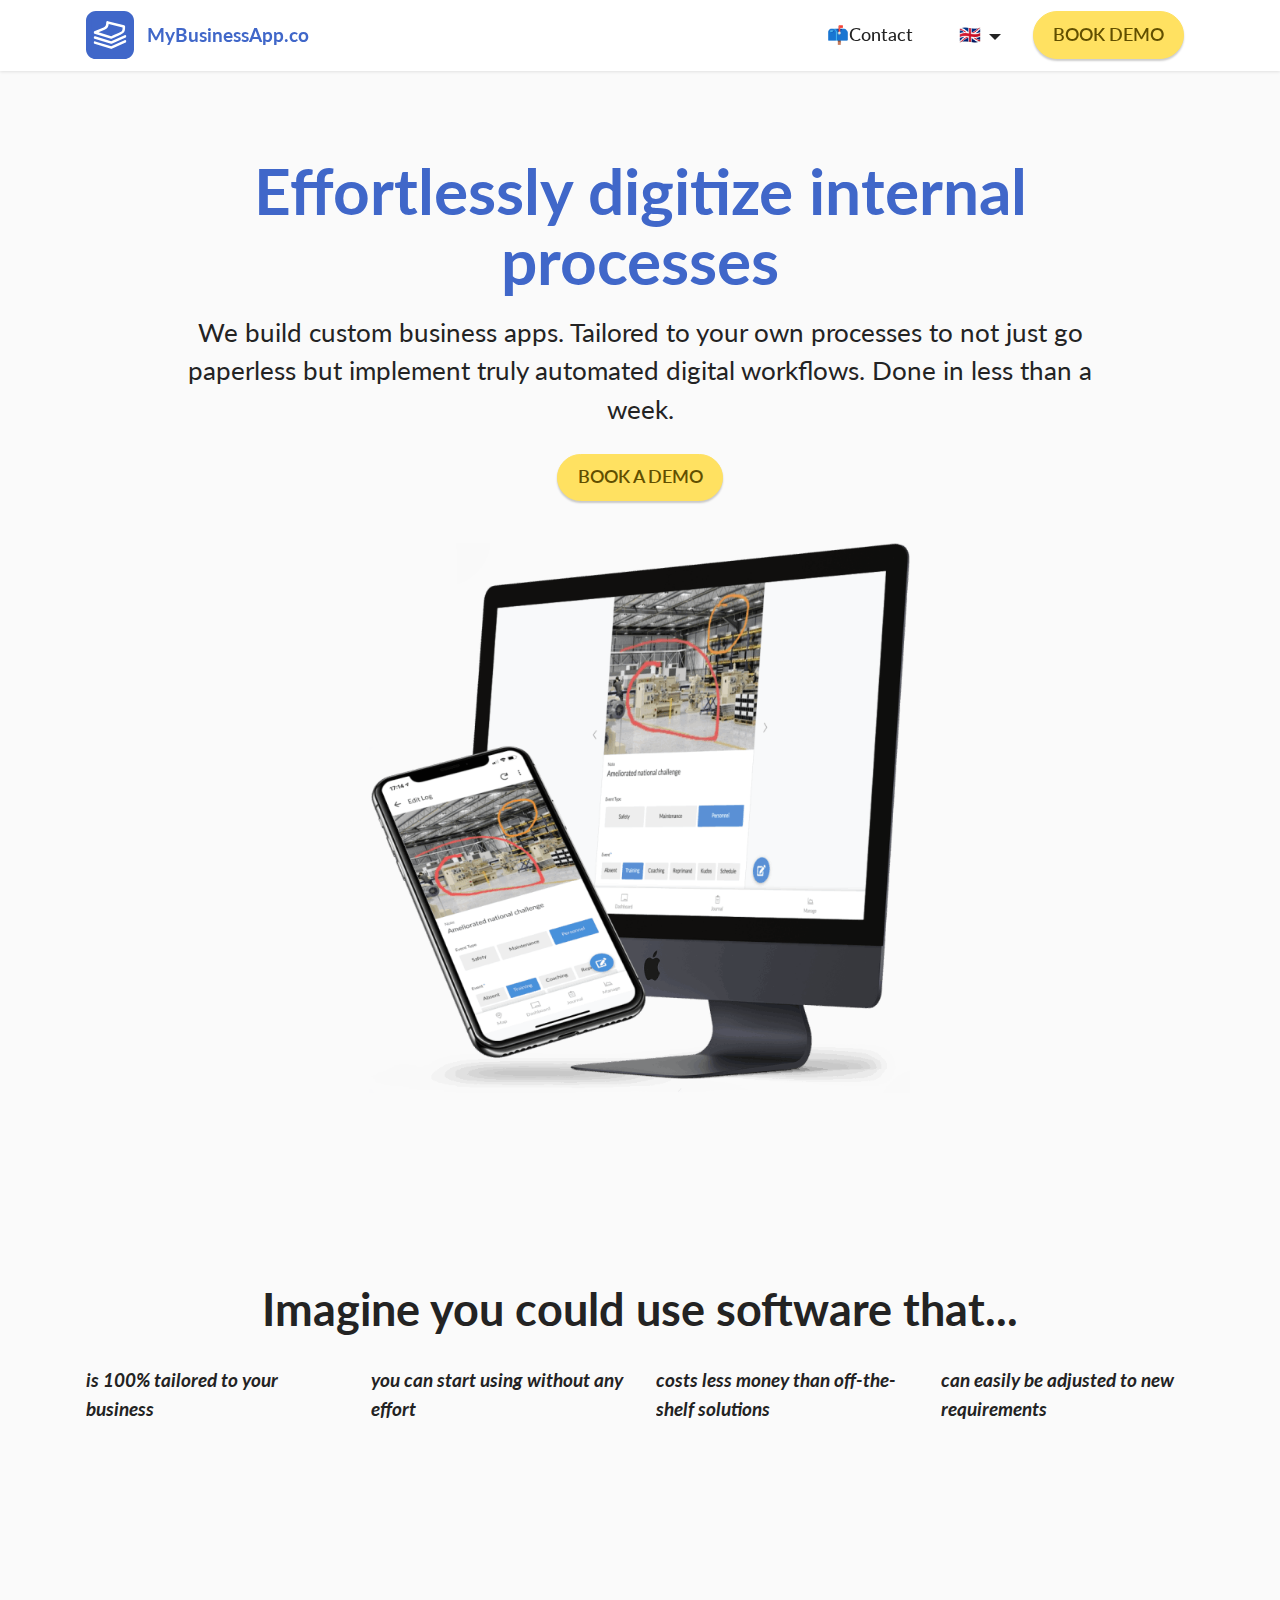
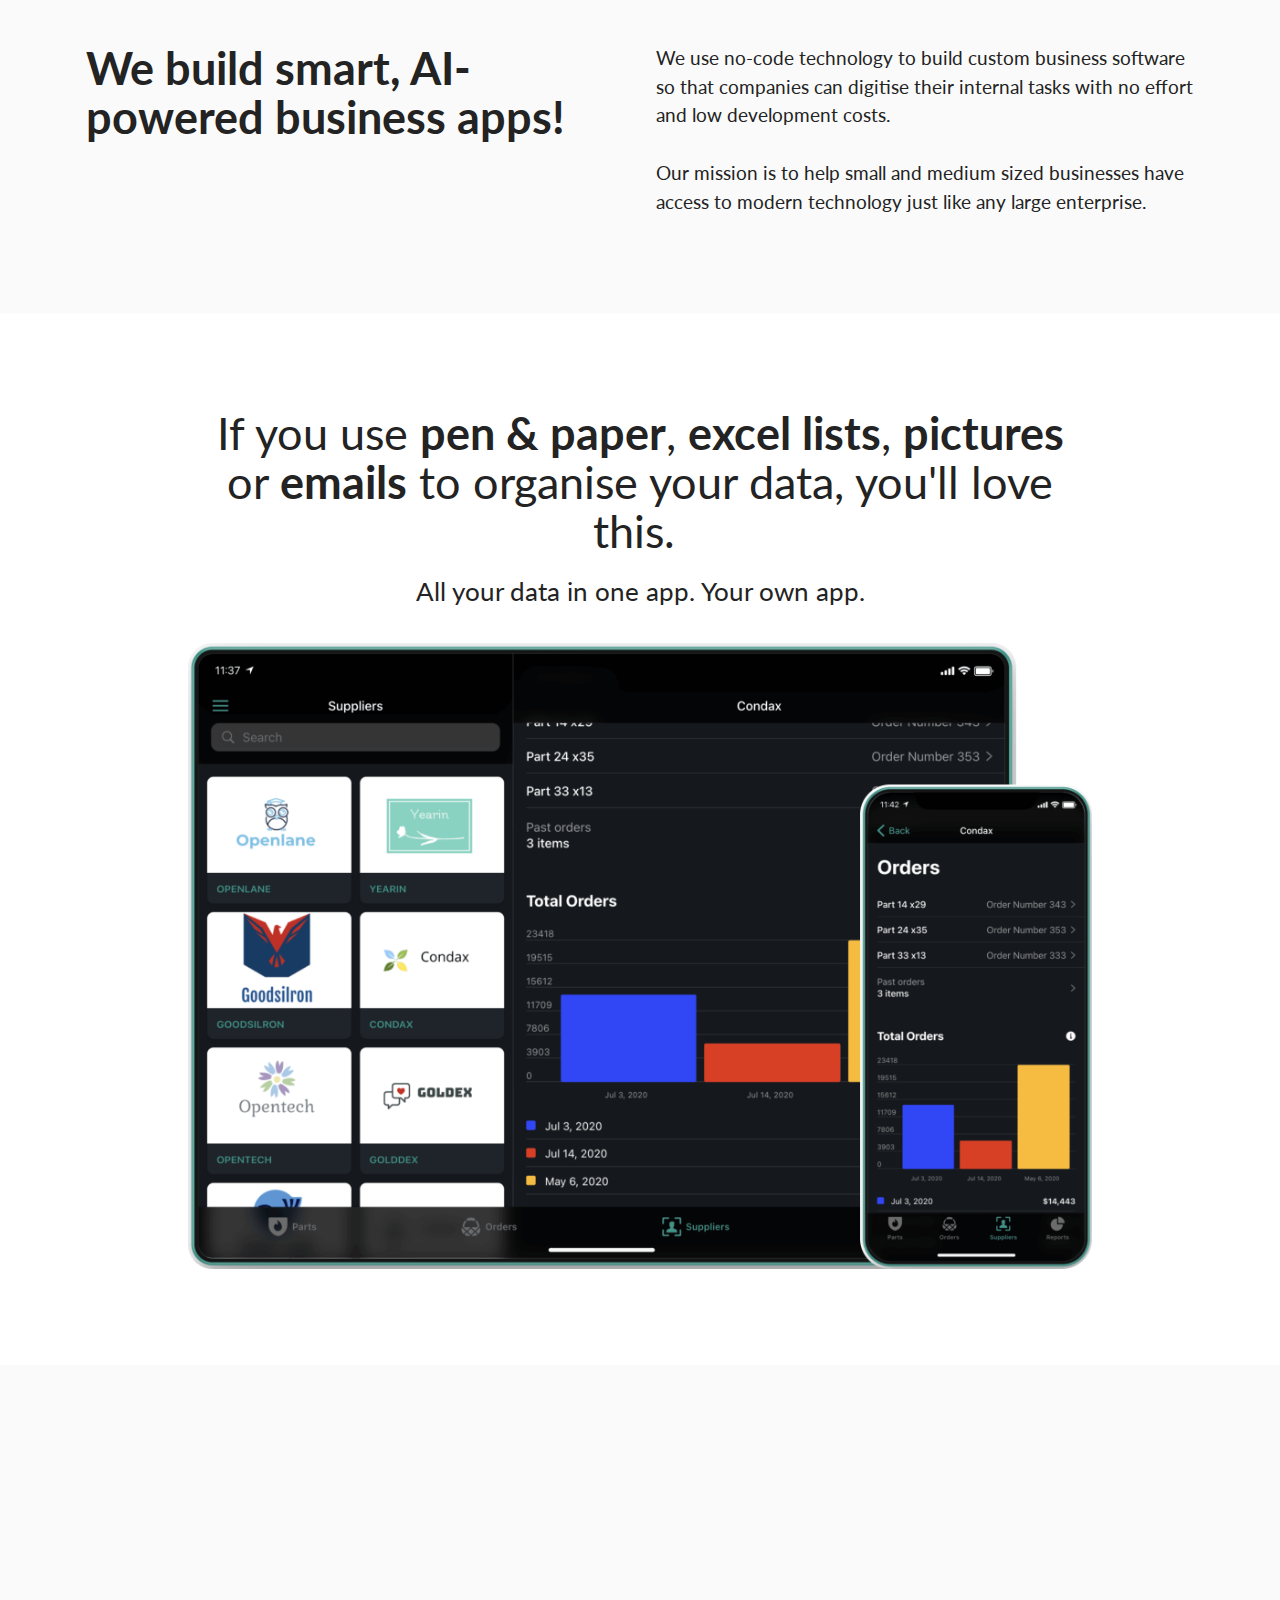
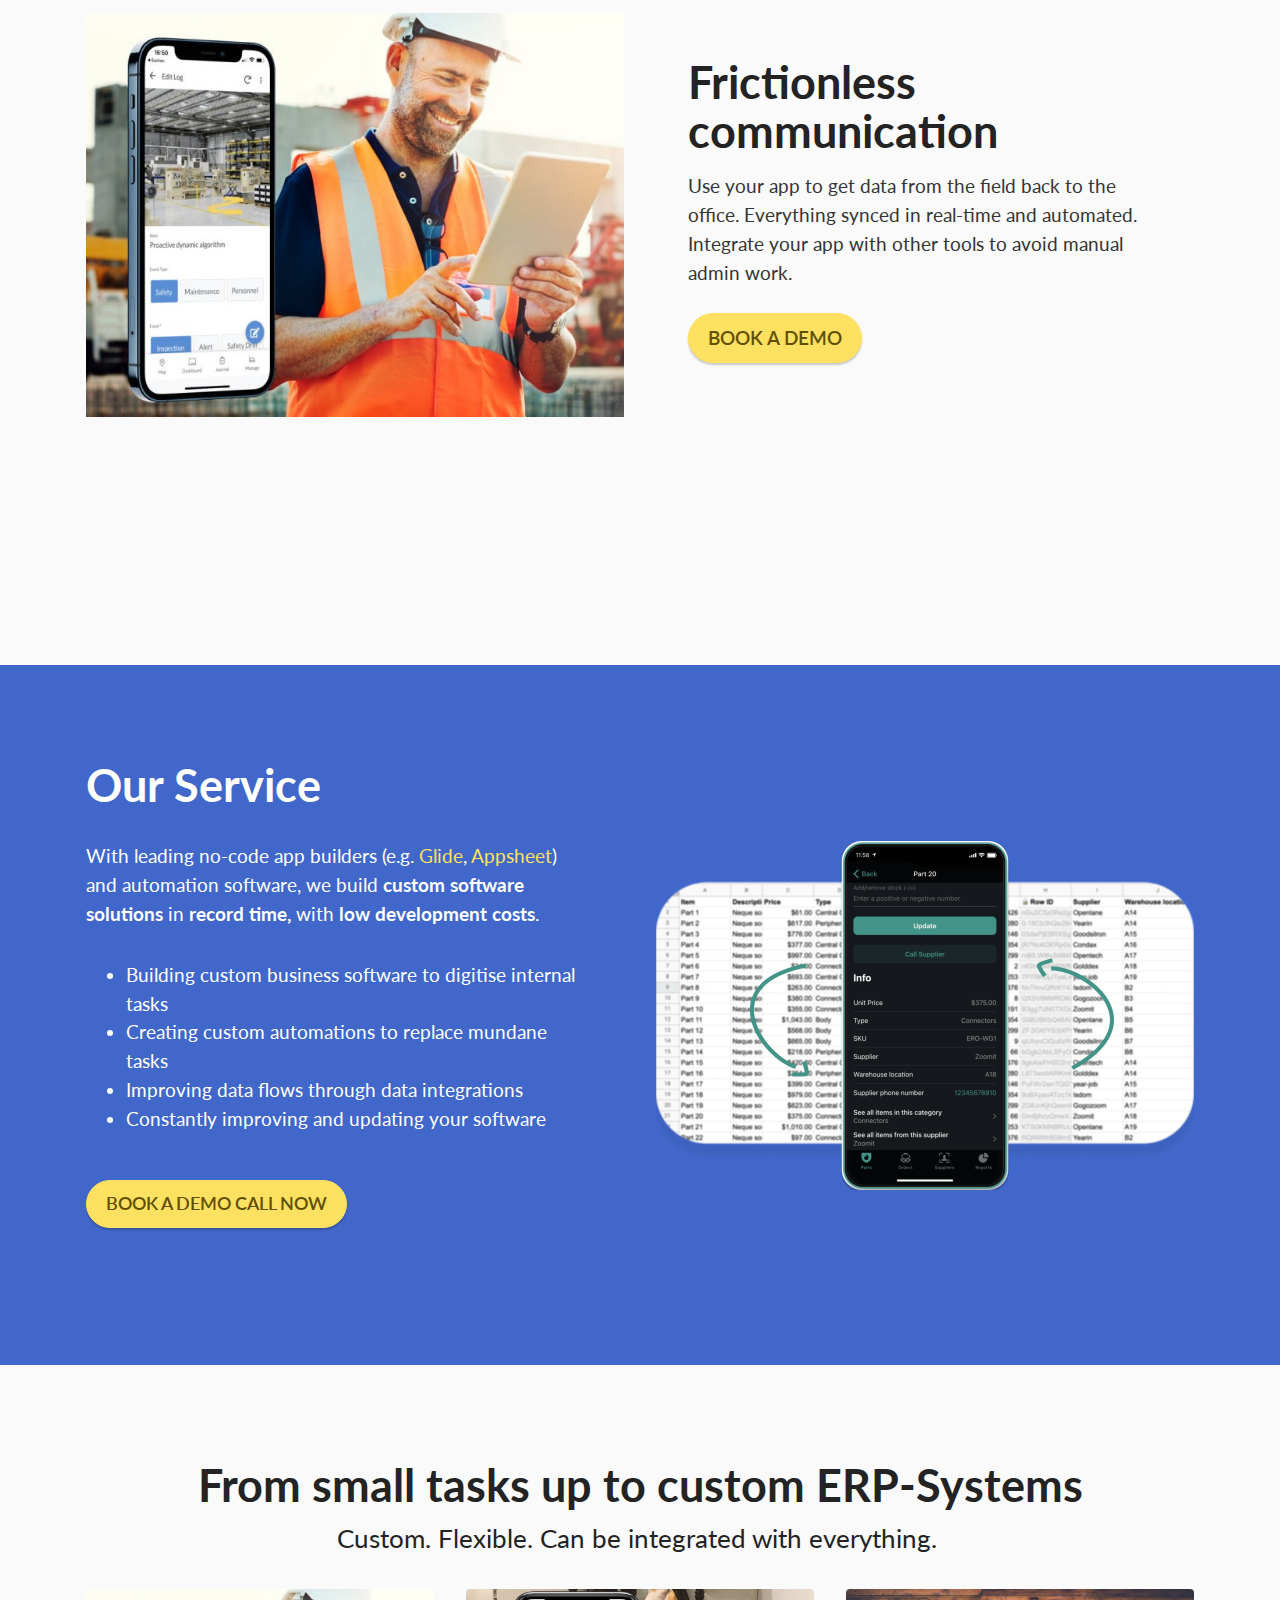
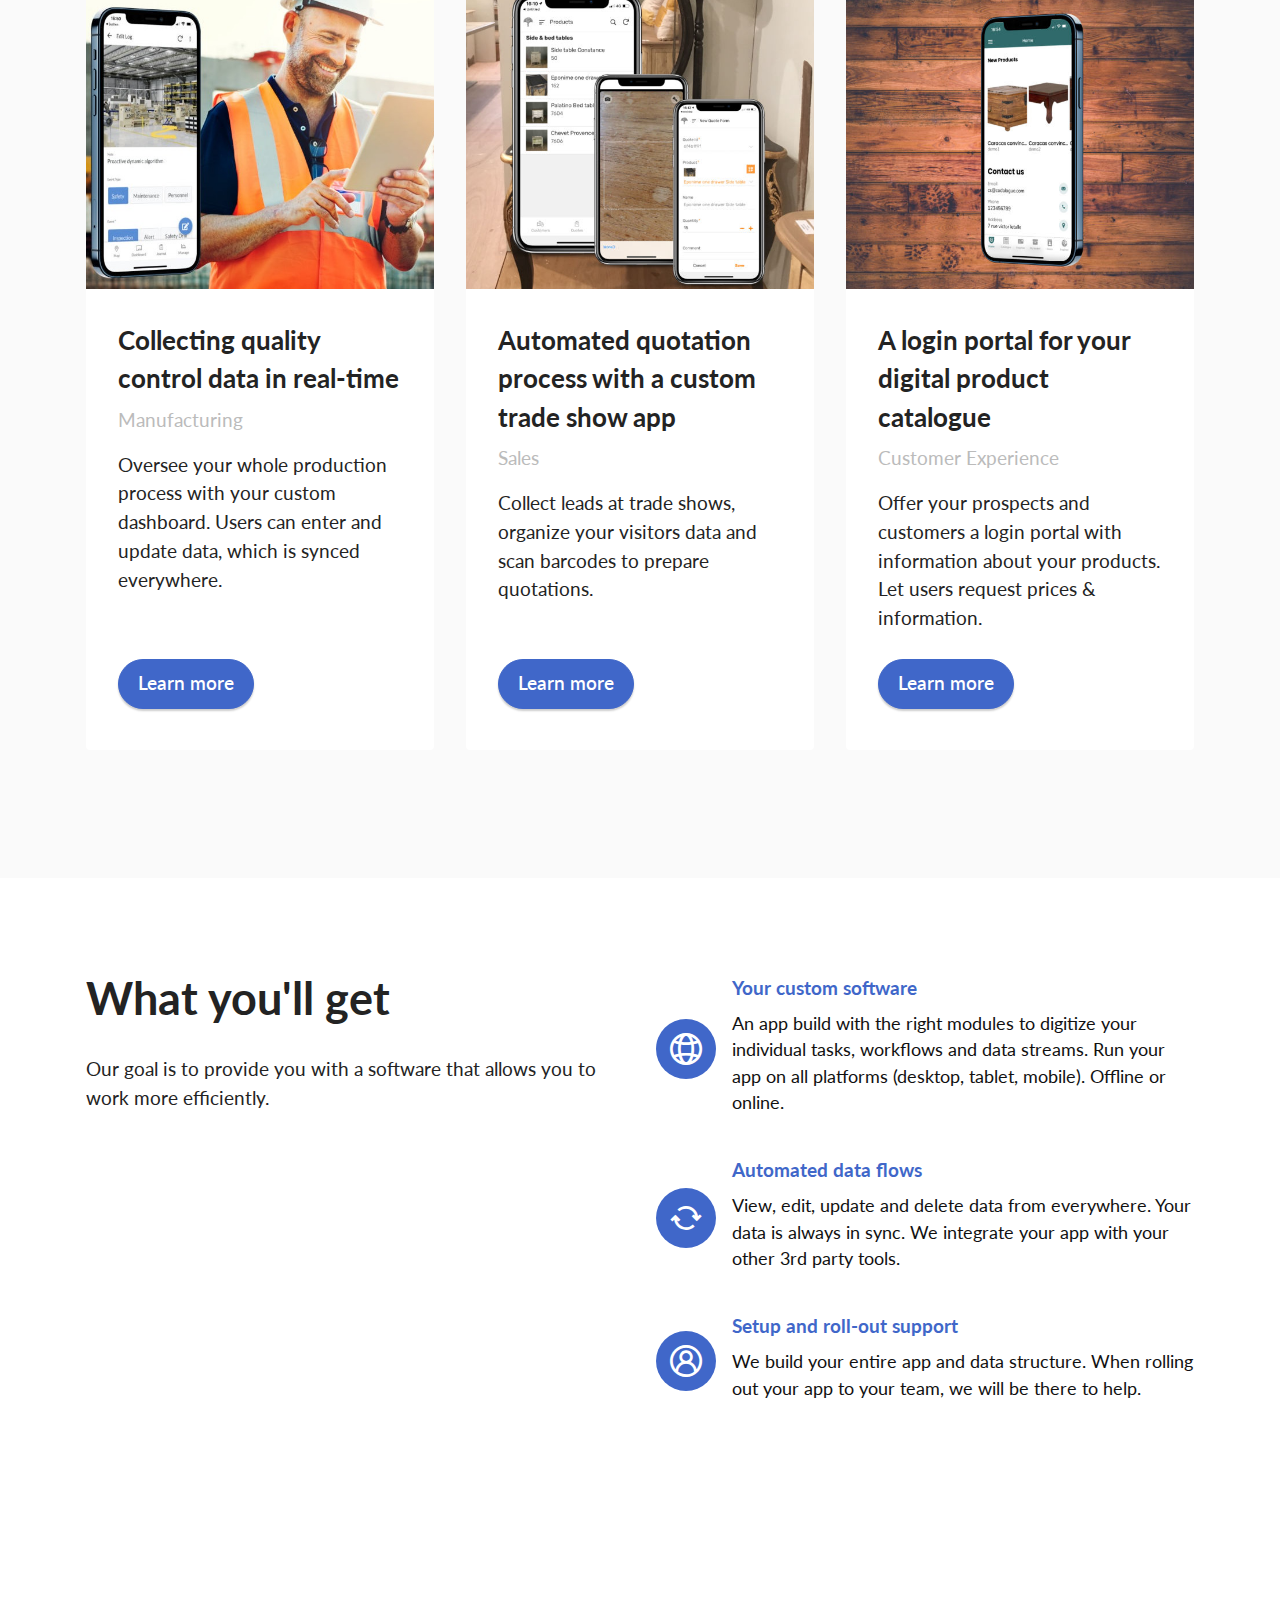
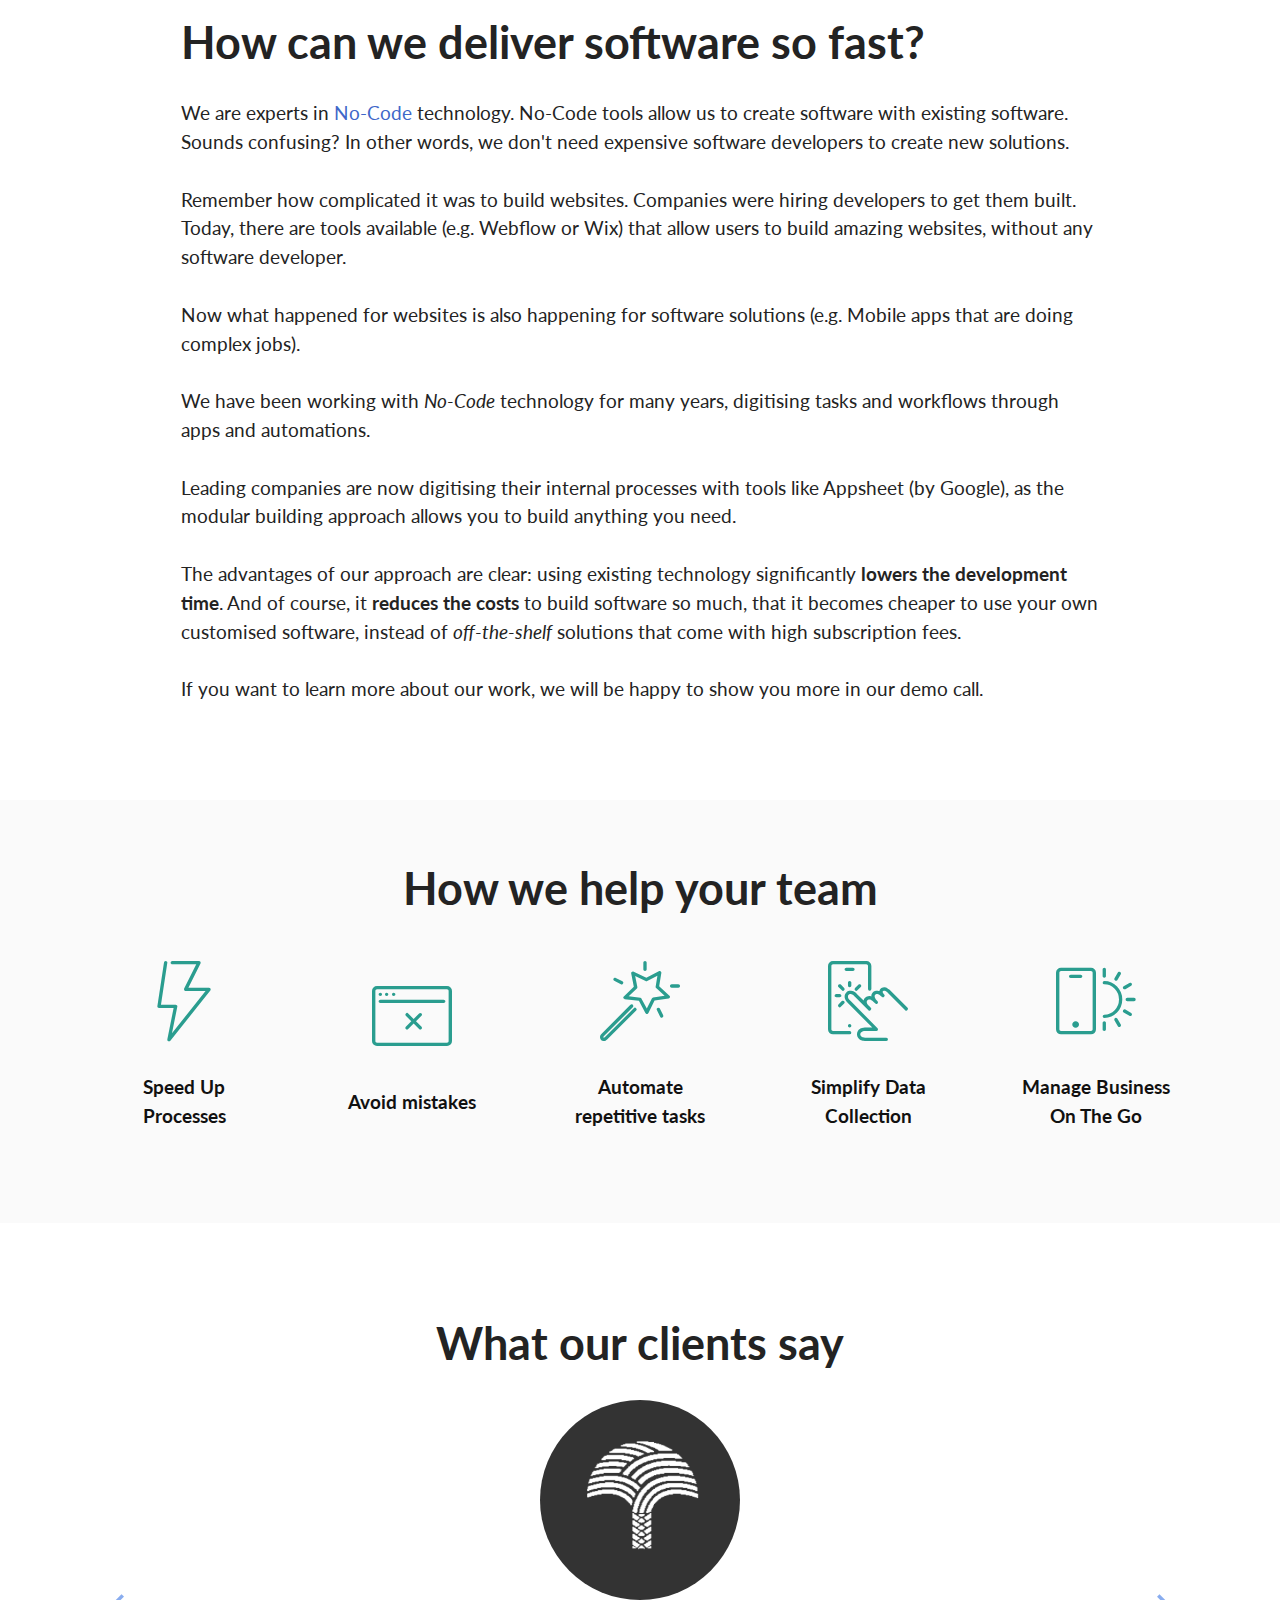
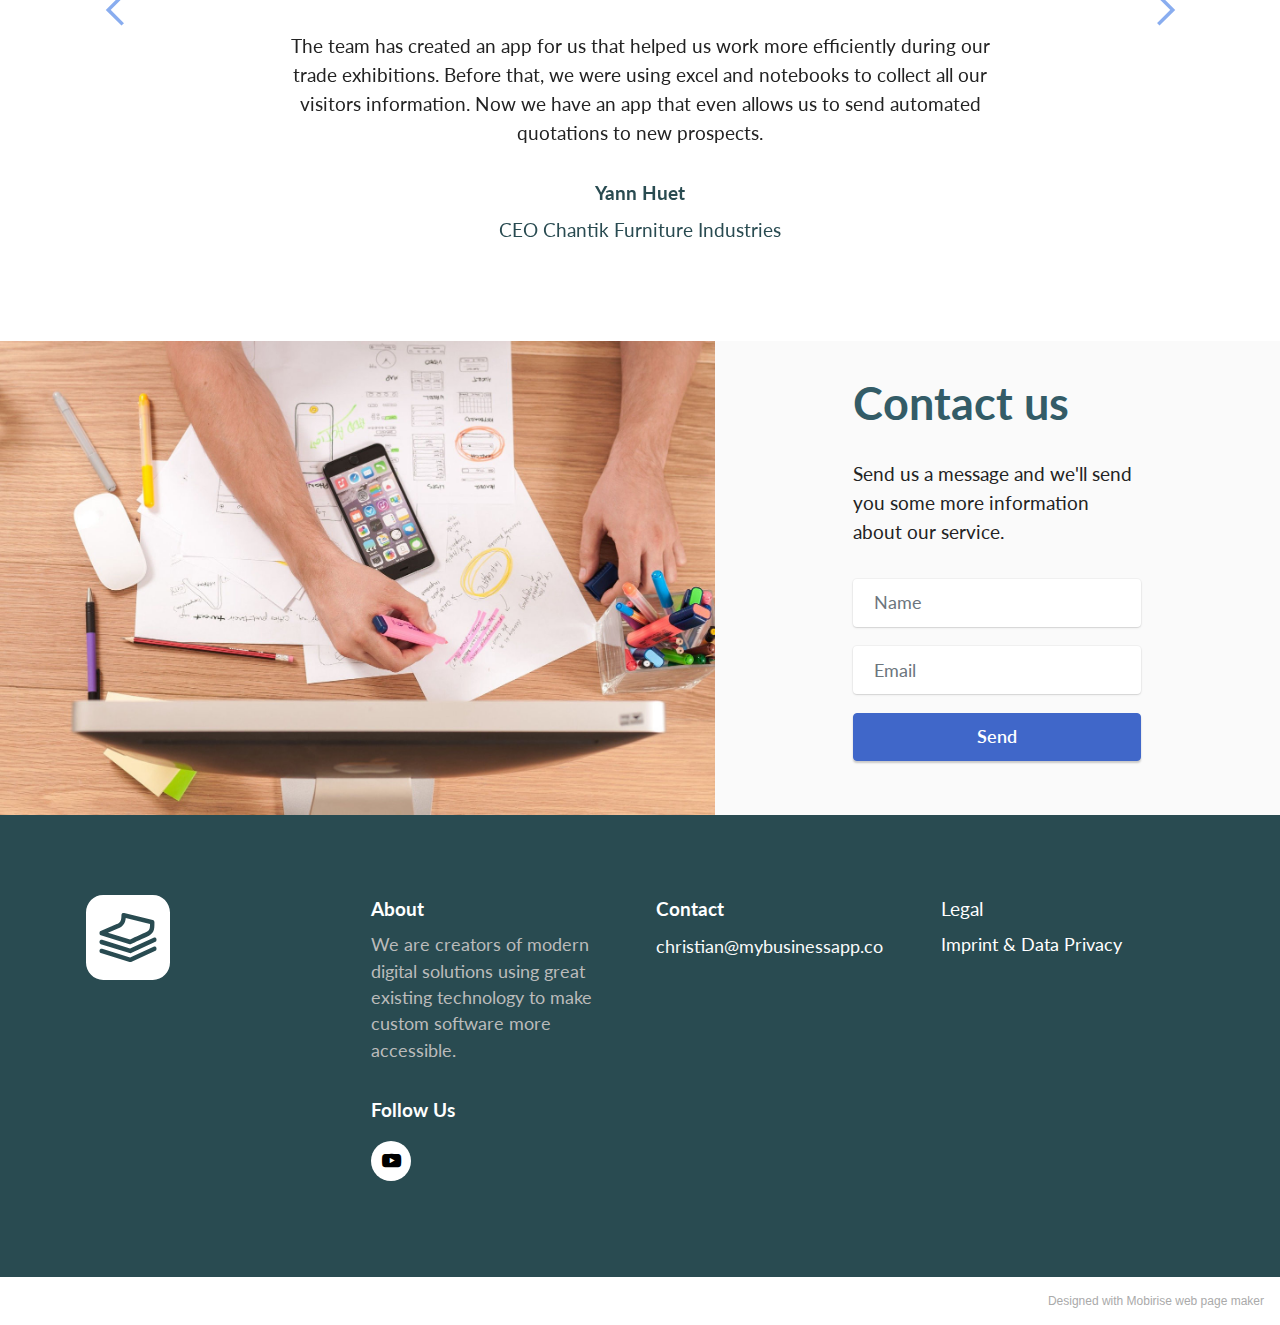
<file: index.html>
<!DOCTYPE html>
<html  >
<head>
  <!-- Site made with Mobirise Website Builder v5.2.0, https://mobirise.com -->
  <meta charset="UTF-8">
  <meta http-equiv="X-UA-Compatible" content="IE=edge">
  <meta name="generator" content="Mobirise v5.2.0, mobirise.com">
  <meta name="twitter:card" content="summary_large_image"/>
  <meta name="twitter:image:src" content="assets/images/index-meta.svg">
  <meta property="og:image" content="assets/images/index-meta.svg">
  <meta name="twitter:title" content="Custom Business Apps - mybusinessapp.co">
  <meta name="viewport" content="width=device-width, initial-scale=1, minimum-scale=1">
  <link rel="shortcut icon" href="assets/images/mybusinessapp-logo-darkblue.svg" type="image/x-icon">
  <meta name="description" content="We replace your excel lists with your own business software. Easy, fast and affordable.">
  
  
  <title>Custom Business Apps - mybusinessapp.co</title>
  <link rel="stylesheet" href="assets/web/assets/mobirise-icons2/mobirise2.css">
  <link rel="stylesheet" href="assets/web/assets/mobirise-icons/mobirise-icons.css">
  <link rel="stylesheet" href="assets/tether/tether.min.css">
  <link rel="stylesheet" href="assets/bootstrap/css/bootstrap.min.css">
  <link rel="stylesheet" href="assets/bootstrap/css/bootstrap-grid.min.css">
  <link rel="stylesheet" href="assets/bootstrap/css/bootstrap-reboot.min.css">
  <link rel="stylesheet" href="assets/dropdown/css/style.css">
  <link rel="stylesheet" href="assets/formstyler/jquery.formstyler.css">
  <link rel="stylesheet" href="assets/formstyler/jquery.formstyler.theme.css">
  <link rel="stylesheet" href="assets/datepicker/jquery.datetimepicker.min.css">
  <link rel="stylesheet" href="assets/socicon/css/styles.css">
  <link rel="stylesheet" href="assets/theme/css/style.css">
  <link rel="preload" as="style" href="assets/mobirise/css/mbr-additional.css"><link rel="stylesheet" href="assets/mobirise/css/mbr-additional.css" type="text/css">
  
  
  
  
</head>
<body>
  
  <section class="menu menu1 cid-sqqwJXNxqY" once="menu" id="menu1-7">
    

    <nav class="navbar navbar-dropdown navbar-fixed-top navbar-expand-lg">
        <div class="container">
            <div class="navbar-brand">
                <span class="navbar-logo">
                    <a href="https://mybusinessapp.co">
                        <img src="assets/images/mybusinessapp-logo-darkblue.svg" alt="MyBusinessApp.co Logo" style="height: 3rem;">
                    </a>
                </span>
                <span class="navbar-caption-wrap"><a class="navbar-caption text-primary display-7" href="/index.html">MyBusinessApp.co</a></span>
            </div>
            <button class="navbar-toggler" type="button" data-toggle="collapse" data-target="#navbarSupportedContent" aria-controls="navbarNavAltMarkup" aria-expanded="false" aria-label="Toggle navigation">
                <div class="hamburger">
                    <span></span>
                    <span></span>
                    <span></span>
                    <span></span>
                </div>
            </button>
            <div class="collapse navbar-collapse" id="navbarSupportedContent">
                <ul class="navbar-nav nav-dropdown" data-app-modern-menu="true"><li class="nav-item"><a class="nav-link link text-black text-primary display-4" href="index.html#form3-2a">📫Contact</a>
                    </li><li class="nav-item dropdown"><a class="nav-link link text-black dropdown-toggle display-4" href="#" data-toggle="dropdown-submenu" aria-expanded="false">🇬🇧</a><div class="dropdown-menu"><a class="text-black dropdown-item text-primary display-4" href="https://mybusinessapp.co/de">🇩🇪 Deutsch</a><a class="text-black dropdown-item text-primary display-4" href="index.html">🇬🇧 English</a></div></li></ul>
                
                <div class="navbar-buttons mbr-section-btn"><a class="btn btn-warning display-4" href="https://calendly.com/christianseidel-cs/introduction" target="_blank">
                        BOOK DEMO</a></div>
            </div>
        </div>
    </nav>
</section>

<section class="header10 cid-szaelzcmHY" id="header10-2z">

    

    

    <div class="align-center container-fluid">
        <div class="row justify-content-center">
            <div class="col-md-12 col-lg-9">
                <h1 class="mbr-section-title mbr-fonts-style mb-3 display-1"><strong>Effortlessly digitize internal processes</strong></h1>
                <p class="mbr-text mbr-fonts-style display-5">We build custom business apps. Tailored to your own processes to not just go paperless but implement truly automated digital workflows. Done in less than a week.</p>
                <div class="mbr-section-btn mt-3"><a class="btn btn-warning display-4" href="https://calendly.com/christianseidel-cs/introduction" target="_blank">BOOK A DEMO</a></div>
                <div class="image-wrap mt-4">
                    <img src="assets/images/herodevices-696x706.png" alt="Mobirise" title="">
                </div>
            </div>
        </div>
    </div>
</section>

<section class="features17 cid-sr4nrBQanQ" id="features18-2d">

    

    
    <div class="container">
        <div class="mbr-section-head">
            <div class="col-12">
                <h4 class="mbr-section-title mbr-fonts-style align-center mb-0 display-2"><strong>Imagine you could use software that...</strong></h4>
                
            </div>
        </div>
        <div class="row mt-4">
            <div class="col-12 col-md-6 col-lg-3">
                <div class="card-wrapper mb-4">
                    <div class="card-box align-left">
                        <h4 class="card-title mbr-fonts-style align-left display-7"><strong><em>is 100% tailored to your business</em></strong></h4>
                        <div class="link-wrap">
                                
                            </div>
                    </div>
                </div>
            </div>
            <div class="col-12 col-md-6 col-lg-3">
                <div class="card-wrapper mb-4">
                    <div class="card-box align-left">
                        <h4 class="card-title mbr-fonts-style align-left display-7"><strong><em>you can start using without any effort</em></strong></h4>
                        <div class="link-wrap">
                                
                            </div>
                    </div>
                </div>
            </div>
            <div class="col-12 col-md-6 col-lg-3">
                <div class="card-wrapper mb-4">
                    <div class="card-box align-left">
                        <h4 class="card-title mbr-fonts-style align-left display-7"><strong><em>costs less money than off-the-shelf solutions</em></strong></h4>
                        <div class="link-wrap">
                                
                            </div>
                    </div>
                </div>
            </div>
            <div class="col-12 col-md-6 col-lg-3">
                <div class="card-wrapper mb-4">
                    <div class="card-box align-left">
                        <h4 class="card-title mbr-fonts-style align-left display-7"><strong><em>can easily be adjusted to new requirements</em></strong></h4>
                        <div class="link-wrap">
                                
                            </div>
                    </div>
                </div>
            </div>
        </div>
    </div>
</section>

<section class="content10 cid-sr4owGlNv0" id="content10-2e">
    
    <div class="container">
        <div class="row justify-content-center">
            <div class="col-12 col-md">
                
                <h6 class="mbr-section-subtitle mbr-fonts-style mb-4 display-2"><strong>
                    We build smart, AI-powered business apps!</strong></h6>
            </div>
            <div class="col-md-12 col-lg-6">
                <p class="mbr-text mbr-fonts-style display-7">We use no-code technology to build custom business software so that companies can digitise their internal tasks with no effort and low development costs.<br><br>Our mission is to help small and medium sized businesses have access to modern technology just like any large enterprise.<br> </p>
            </div>
        </div>
    </div>
</section>

<section class="header10 cid-sqNvQVjSHI" id="header10-24">

    

    

    <div class="align-center container-fluid">
        <div class="row justify-content-center">
            <div class="col-md-12 col-lg-9">
                <h1 class="mbr-section-title mbr-fonts-style mb-3 display-2">If you use <strong>pen &amp; paper</strong>, <strong>excel lists</strong>, <strong>pictures</strong> or&nbsp;<strong>emails</strong> to organise your data, you'll love this.&nbsp;</h1>
                <p class="mbr-text mbr-fonts-style display-5">All your data in one app. Your own app.</p>
                
                <div class="image-wrap mt-4">
                    <img src="assets/images/inventorytabletmobile-1980x1372.png" alt="Mobirise" title="">
                </div>
            </div>
        </div>
    </div>
</section>

<section class="header11 cid-srlhax8AR7 mbr-fullscreen" id="header11-2y">

    

    

    <div class="container">
        <div class="row justify-content-center">
            <div class="col-12 col-md-6 image-wrapper">
                <img class="w-100" src="assets/images/factoryinspection-696x522.jpeg" alt="Mobirise">
            </div>
            <div class="col-12 col-md">
                <div class="text-wrapper text-center">
                    <h1 class="mbr-section-title mbr-fonts-style mb-3 display-2"><strong>Frictionless communication</strong></h1>
                    <p class="mbr-text mbr-fonts-style display-7">Use your app to get data from the field back to the office. Everything synced in real-time and automated. Integrate your app with other tools to avoid manual admin work.</p>
                    <div class="mbr-section-btn mt-3"><a class="btn btn-warning display-7" href="https://calendly.com/christianseidel-cs/introduction" target="_blank">BOOK A DEMO</a></div>
                </div>
            </div>
        </div>
    </div>
</section>

<section class="features11 cid-sqNvRufQ1t" id="features12-25">

    
    
    <div class="container">
        <div class="row align-items-center">
            <div class="col-12 col-lg">
                <div class="card-wrapper">
                    <div class="card-box">
                        <h4 class="card-title mbr-fonts-style mb-4 display-2"><strong>Our Service</strong></h4>
                        <p class="mbr-text mbr-fonts-style mb-4 display-7">With leading no-code app builders (e.g.&nbsp;<a href="https://www.glideapps.com/" class="text-warning" target="_blank">Glide</a>, <a href="https://www.appsheet.com/" class="text-warning" target="_blank">Appsheet</a>) and automation software, we build <strong>custom software solutions</strong> in <strong>record time, </strong>with&nbsp;<strong>low development costs</strong>.</p>
                        <div class="mbr-text mbr-fonts-style counter-container display-7">
                            <ul>
                                <li><span style="font-size: 1.2rem;">Building custom business software to digitise internal tasks</span></li><li><span style="font-size: 1.2rem;">Creating custom automations to replace mundane tasks</span></li><li><span style="font-size: 1.2rem;">Improving data flows through data integrations</span></li><li><span style="font-size: 1.2rem;">Constantly improving and updating your software</span><br></li>
                            </ul>
                        </div>
                        <div class="mbr-section-btn mb-4"><a class="btn btn-warning display-4" href="https://calendly.com/christianseidel-cs/introduction" target="_blank">BOOK A DEMO CALL NOW</a></div>
                    </div>
                </div>
            </div>
            <div class="col-12 col-lg-6 md-pb">
                <div class="image-wrapper">
                    <img src="assets/images/appandsheet-1076x698.png" alt="Mobirise">
                </div>
            </div>
        </div>
    </div>
</section>

<section class="features4 cid-sr4sjeiKa0" id="features4-2f">
    
    
    <div class="container">
        <div class="mbr-section-head">
            <h4 class="mbr-section-title mbr-fonts-style align-center mb-0 display-2"><strong>From small tasks up to custom ERP-Systems</strong></h4>
            <h5 class="mbr-section-subtitle mbr-fonts-style align-center mb-0 mt-2 display-5">Custom. Flexible. Can be integrated with everything.&nbsp;</h5>
        </div>
        <div class="row mt-4">
            <div class="item features-image сol-12 col-md-6 col-lg-4">
                <div class="item-wrapper">
                    <div class="item-img">
                        <img src="assets/images/factoryinspection-696x522.jpeg" alt="" title="">
                    </div>
                    <div class="item-content">
                        <h5 class="item-title mbr-fonts-style display-5"><strong>Collecting quality control data in real-time</strong></h5>
                        <h6 class="item-subtitle mbr-fonts-style mt-1 display-7">Manufacturing</h6>
                        <p class="mbr-text mbr-fonts-style mt-3 display-7">Oversee your whole production process with your custom dashboard. Users can enter and update data, which is synced everywhere.</p>
                    </div>
                    <div class="mbr-section-btn item-footer mt-2"><a href="https://calendly.com/christianseidel-cs/introduction" class="btn item-btn btn-primary display-7" target="_blank">Learn more</a></div>
                </div>
            </div>
            <div class="item features-image сol-12 col-md-6 col-lg-4">
                <div class="item-wrapper">
                    <div class="item-img">
                        <img src="assets/images/tradeshowapp-696x522.jpg" alt="" title="">
                    </div>
                    <div class="item-content">
                        <h5 class="item-title mbr-fonts-style display-5"><strong>Automated quotation process with a custom trade show app</strong></h5>
                        <h6 class="item-subtitle mbr-fonts-style mt-1 display-7">
                            Sales</h6>
                        <p class="mbr-text mbr-fonts-style mt-3 display-7">Collect leads at trade shows, organize your visitors data and scan barcodes to prepare quotations.&nbsp;</p>
                    </div>
                    <div class="mbr-section-btn item-footer mt-2"><a href="https://calendly.com/christianseidel-cs/introduction" class="btn item-btn btn-primary display-7" target="_blank">Learn more</a></div>
                </div>
            </div>
            <div class="item features-image сol-12 col-md-6 col-lg-4">
                <div class="item-wrapper">
                    <div class="item-img">
                        <img src="assets/images/catelogue-696x522.jpg" alt="" title="">
                    </div>
                    <div class="item-content">
                        <h5 class="item-title mbr-fonts-style display-5"><strong>A login portal for your digital product catalogue</strong></h5>
                        <h6 class="item-subtitle mbr-fonts-style mt-1 display-7">Customer Experience</h6>
                        <p class="mbr-text mbr-fonts-style mt-3 display-7">Offer your prospects and customers a login portal with information about your products. Let users request prices &amp; information.<br></p>
                    </div>
                    <div class="mbr-section-btn item-footer mt-2"><a href="https://calendly.com/christianseidel-cs/introduction" class="btn item-btn btn-primary display-7" target="_blank">Learn more</a></div>
                </div>
            </div>
            
        </div>
    </div>
</section>

<section class="features12 cid-sqNvS77XfC" id="features13-26">

    
    
    <div class="container">
        <div class="row justify-content-center">
            <div class="col-12 col-lg-6">
                <div class="card-wrapper">
                    <div class="card-box align-left">
                        <h4 class="card-title mbr-fonts-style mb-4 display-2"><strong>What you'll get</strong></h4>
                        <p class="mbr-text mbr-fonts-style mb-4 display-7">
                            Our goal is to provide you with a software that allows you to work more efficiently.</p>
                        
                    </div>
                </div>
            </div>
            <div class="col-12 col-lg-6">
                <div class="item mbr-flex">
                    <div class="icon-box">
                        <span class="mbr-iconfont mobi-mbri-globe-2 mobi-mbri"></span>
                    </div>
                    <div class="text-box">
                        <h4 class="icon-title mbr-black mbr-fonts-style display-7">
                            <strong>Your custom software</strong></h4>
                        <h5 class="icon-text mbr-black mbr-fonts-style display-4">An app build with the right modules to digitize your individual tasks, workflows and data streams. Run your app on all platforms (desktop, tablet, mobile). Offline or online.</h5>
                    </div>
                </div>
                <div class="item mbr-flex">
                    <div class="icon-box">
                        <span class="mbr-iconfont mobi-mbri-update mobi-mbri"></span>
                    </div>
                    <div class="text-box">
                        <h4 class="icon-title mbr-black mbr-fonts-style display-7"><strong>Automated data flows</strong></h4>
                        <h5 class="icon-text mbr-black mbr-fonts-style display-4">View, edit, update and delete data from everywhere. Your data is always in sync. We integrate your app with your other 3rd party tools.</h5>
                    </div>
                </div>
                <div class="item mbr-flex">
                    <div class="icon-box">
                        <span class="mbr-iconfont mobi-mbri-user-2 mobi-mbri"></span>
                    </div>
                    <div class="text-box">
                        <h4 class="icon-title mbr-black mbr-fonts-style display-7">
                            <strong>Setup and roll-out support</strong></h4>
                        <h5 class="icon-text mbr-black mbr-fonts-style display-4">We build your entire app and data structure. When rolling out your app to your team, we will be there to help.</h5>
                    </div>
                </div>
            </div>
        </div>
    </div>
</section>

<section class="content5 cid-sqNvSVw0i1" id="content5-27">
    
    <div class="container">
        <div class="row justify-content-center">
            <div class="col-md-12 col-lg-10">
                <h3 class="mbr-section-title mbr-fonts-style mb-4 display-2"><strong>How can we deliver software so fast?&nbsp;</strong></h3>
                
                <p class="mbr-text mbr-fonts-style display-7">We are experts in <a href="https://en.wikipedia.org/wiki/No-code_development_platform" class="text-primary" target="_blank">No-Code</a> technology. No-Code tools allow us to create software with existing software. Sounds confusing? In other words, we don't need expensive software developers to create new solutions. <br><br>Remember how complicated it was to build websites. Companies were hiring developers to get them built. Today, there are tools available (e.g. Webflow or Wix) that allow users to build amazing websites, without any software developer. <br><br>Now what happened for websites is also happening for software solutions (e.g. Mobile apps that are doing complex jobs). <br><br>We have been working with <em>No-Code</em> technology for many years, digitising tasks and workflows through apps and automations. <br><br>Leading companies are now digitising their internal processes with tools like Appsheet (by Google), as the modular building approach allows you to build anything you need. <br><br>The advantages of our approach are clear: using existing technology significantly <strong>lowers the development time</strong>. And of course, it <strong>reduces the costs</strong> to build software so much, that it becomes cheaper to use your own customised software, instead of <em>off-the-shelf</em> solutions that come with high subscription fees.<br><br>If you want to learn more about our work, we will be happy to show you more in our demo call.</p>
            </div>
        </div>
    </div>
</section>

<section class="features13 cid-sqNvTNTyWm" id="features14-28">
    

    
    <div class="container">
        <div class="row">
            <div class="col-12">
                <h3 class="mbr-section-title align-center mb-4 mbr-fonts-style display-2"><strong>How we help your team</strong></h3>
            </div>
            <div class="card col-12 col-md-4 col-lg-2 p-3">
                <div class="card-wrapper">
                    <div class="card-box align-center">
                        <span class="mbr-iconfont mbri-speed" style="color: rgb(42, 157, 143); fill: rgb(42, 157, 143);"></span>
                        <h4 class="card-title align-center mbr-black mbr-fonts-style display-7"><strong>Speed Up Processes</strong></h4>
                    </div>
                </div>
            </div>
            <div class="card p-3 col-12 col-md-4 col-lg-2">
                <div class="card-wrapper">
                    <div class="card-box align-center">
                        <span class="mbr-iconfont mbri-error" style="color: rgb(42, 157, 143); fill: rgb(42, 157, 143);"></span>
                        <h4 class="card-title align-center mbr-black mbr-fonts-style display-7">
                            <strong>Avoid mistakes</strong></h4>
                    </div>
                </div>
            </div>
            <div class="card p-3 col-12 col-md-4 col-lg-2">
                <div class="card-wrapper">
                    <div class="card-box align-center">
                        <span class="mbr-iconfont mbri-magic-stick" style="color: rgb(42, 157, 143); fill: rgb(42, 157, 143);"></span>
                        <h4 class="card-title align-center mbr-black mbr-fonts-style display-7">
                            <strong>Automate repetitive tasks</strong></h4>
                    </div>
                </div>
            </div>
            <div class="card p-3 col-12 col-md-4 col-lg-2">
                <div class="card-wrapper">
                    <div class="card-box align-center">
                        <span class="mbr-iconfont mbri-touch" style="color: rgb(42, 157, 143); fill: rgb(42, 157, 143);"></span>
                        <h4 class="card-title align-center mbr-black mbr-fonts-style display-7">
                            <strong>Simplify Data Collection</strong></h4>
                    </div>
                </div>
            </div>
            <div class="card p-3 col-12 col-md-4 col-lg-2">
                <div class="card-wrapper">
                    <div class="card-box align-center">
                        <span class="mbr-iconfont mbri-mobirise" style="color: rgb(42, 157, 143); fill: rgb(42, 157, 143);"></span>
                        <h4 class="card-title align-center mbr-black mbr-fonts-style display-7">
                            <strong>Manage Business On The Go</strong></h4>
                    </div>
                </div>
            </div>
            
        </div>
    </div>
</section>

<section class="testimonails3 carousel slide testimonials-slider cid-sqNvUfRXYs" data-interval="false" id="testimonials3-29">

    

    

    <div class="text-center container">
        <h3 class="mb-4 mbr-fonts-style display-2">
            <strong>What our clients say</strong></h3>

        <div class="carousel slide" role="listbox" data-pause="true" data-keyboard="false" data-ride="carousel" data-interval="8000">
            <div class="carousel-inner">
                
                
            <div class="carousel-item">
                    <div class="user col-md-8">
                        <div class="user_image">
                            <img src="assets/images/screenshot-2021-03-05-at-12.34.12-312x304.png" alt="">
                        </div>
                        <div class="user_text mb-4">
                            <p class="mbr-fonts-style display-7">The team has created an app for us that helped us work more efficiently during our trade exhibitions. Before that, we were using excel and notebooks to collect all our visitors information. Now we have an app that even allows us to send automated quotations to new prospects.
                            </p>
                        </div>
                        <div class="user_name mbr-fonts-style mb-2 display-7">
                            <strong>Yann Huet</strong></div>
                        <div class="user_desk mbr-fonts-style display-7">
                            CEO Chantik Furniture Industries</div>
                    </div>
                </div></div>

            <div class="carousel-controls">
                <a class="carousel-control-prev" role="button" data-slide="prev">
                    <span aria-hidden="true" class="mobi-mbri mobi-mbri-arrow-prev mbr-iconfont"></span>
                    <span class="sr-only">Previous</span>
                </a>

                <a class="carousel-control-next" role="button" data-slide="next">
                    <span aria-hidden="true" class="mobi-mbri mobi-mbri-arrow-next mbr-iconfont"></span>
                    <span class="sr-only">Next</span>
                </a>
            </div>
        </div>
    </div>
</section>

<section class="form3 cid-sqNvUWxlKa" id="form3-2a">

    

    

    <div class="container-fluid">
        <div class="row justify-content-center">
            <div class="col-lg-7 col-12">
                <div class="image-wrapper">
                    <img class="w-100" src="assets/images/mbr-1616x1073.jpg" alt="Mobirise">
                </div>
            </div>
            <div class="col-lg-3 offset-lg-1 mbr-form" data-form-type="formoid">
                <form action="https://mobirise.eu/" method="POST" class="mbr-form form-with-styler" data-form-title="Form Name"><input type="hidden" name="email" data-form-email="true" value="U9q7s0OX7tEghvbvV9L99q7j9omZSa1Q+rw04hVrVfNVwO8wqW3or7dz9lCEM/VVEJE3J7TAdVckf0R2RGlKPWh+AAiAixzhAW/XB+NJkzjVABLnQFMZske9cEb2pfzc">
                    <div class="">
                        <div hidden="hidden" data-form-alert="" class="alert alert-success col-12">Thanks for contacting us!</div>
                        <div hidden="hidden" data-form-alert-danger="" class="alert alert-danger col-12">Oops...! some
                            problem!</div>
                    </div>
                    <div class="dragArea row">
                        <div class="col-lg-12 col-md-12 col-sm-12">
                            <h1 class="mbr-section-title mb-4 display-2"><strong>Contact us</strong></h1>
                        </div>
                        <div class="col-lg-12 col-md-12 col-sm-12">
                            <p class="mbr-text mbr-fonts-style mb-4 display-7">Send us a message and we'll send you some more information about our service.</p>
                        </div>
                        <div data-for="name" class="col-lg-12 col-md col-sm-12 form-group">
                            <input type="text" name="name" placeholder="Name" data-form-field="name" class="form-control" value="" id="name-form3-2a">
                        </div>
                        <div class="col-lg-12 col-md col-sm-12 form-group" data-for="email">
                            <input type="email" name="email" placeholder="Email" data-form-field="email" class="form-control" value="" id="email-form3-2a">
                        </div>
                        <div class="col-md-auto col-12 mbr-section-btn"><button type="submit" class="btn btn-primary display-4">Send</button></div>
                    </div>
                </form>
            </div>
            <div class="offset-lg-1"></div>
        </div>
    </div>
</section>

<section class="footer4 cid-sr5ofXcuqC" once="footers" id="footer4-2g">

    
    
    <div class="container">
        <div class="row mbr-white">
            <div class="col-6 col-lg-3">
                <div class="media-wrap col-md-4 col-12">
                    <a href="https://mobiri.se/">
                        <img src="assets/images/mybusinessapp-logo-white.svg" alt="Mobirise">
                    </a>
                </div>
            </div>
            <div class="col-12 col-md-6 col-lg-3">
                <h5 class="mbr-section-subtitle mbr-fonts-style mb-2 display-7">
                    <strong>About</strong>
                </h5>
                <p class="mbr-text mbr-fonts-style mb-4 display-4">We are creators of modern digital solutions using great existing technology to make custom software more accessible.</p>
                <h5 class="mbr-section-subtitle mbr-fonts-style mb-3 display-7">
                    <strong>Follow Us</strong>
                </h5>
                <div class="social-row display-7">
                    <div class="soc-item">
                        <a href="/" target="_blank">
                            <span class="mbr-iconfont socicon-youtube socicon"></span>
                        </a>
                    </div>
                    
                    
                    
                </div>
            </div>
            <div class="col-12 col-md-6 col-lg-3">
                <h5 class="mbr-section-subtitle mbr-fonts-style mb-2 display-7">
                    <strong>Contact</strong></h5>
                <ul class="list mbr-fonts-style display-4">
                    <li class="mbr-text item-wrap"><span style="font-size: 1.1rem;"><a href="mailto:christian@mybusinessapp.co" class="text-white">christian@mybusinessapp.co</a></span><br></li>
                </ul>
            </div>
            <div class="col-12 col-md-6 col-lg-3">
                <h5 class="mbr-section-subtitle mbr-fonts-style mb-2 display-7">Legal</h5>
                <ul class="list mbr-fonts-style display-4"><a href="imprint.html" class="text-info">Imprint &amp; Data Privacy</a></ul>
            </div>
            
        </div>
    </div>
</section><section style="background-color: #fff; font-family: -apple-system, BlinkMacSystemFont, 'Segoe UI', 'Roboto', 'Helvetica Neue', Arial, sans-serif; color:#aaa; font-size:12px; padding: 0; align-items: center; display: flex;"><a href="https://mobirise.site/o" style="flex: 1 1; height: 3rem; padding-left: 1rem;"></a><p style="flex: 0 0 auto; margin:0; padding-right:1rem;">Designed with Mobirise <a href="https://mobirise.site/j" style="color:#aaa;">web page</a> maker</p></section><script src="assets/web/assets/jquery/jquery.min.js"></script>  <script src="assets/popper/popper.min.js"></script>  <script src="assets/tether/tether.min.js"></script>  <script src="assets/bootstrap/js/bootstrap.min.js"></script>  <script src="assets/web/assets/cookies-alert-plugin/cookies-alert-core.js"></script>  <script src="assets/web/assets/cookies-alert-plugin/cookies-alert-script.js"></script>  <script src="assets/smoothscroll/smooth-scroll.js"></script>  <script src="assets/dropdown/js/nav-dropdown.js"></script>  <script src="assets/dropdown/js/navbar-dropdown.js"></script>  <script src="assets/touchswipe/jquery.touch-swipe.min.js"></script>  <script src="assets/bootstrapcarouselswipe/bootstrap-carousel-swipe.js"></script>  <script src="assets/mbr-testimonials-slider/mbr-testimonials-slider.js"></script>  <script src="assets/formstyler/jquery.formstyler.js"></script>  <script src="assets/formstyler/jquery.formstyler.min.js"></script>  <script src="assets/datepicker/jquery.datetimepicker.full.js"></script>  <script src="assets/theme/js/script.js"></script>  <script src="assets/formoid/formoid.min.js"></script>  
  
  
<div id="cookie-dialog" style="display: none;"><div id="cookiesdirective"><div style="position: fixed; top: 0; right: 0; bottom: 0; left: 0; background-color: rgb(0, 0, 0); opacity: 0.8; z-index: 9999;"></div><div style="position: fixed; top: 0; right: 0; bottom: 0; left: 0; display: flex; align-items: center; z-index: 10000"><div class="cookie-wrapper" style="position: relative; width: 100%; max-width: 500px; margin-right: auto; margin-left: auto; padding: 1rem; text-align: center; border-radius: .3rem; box-shadow: 0 10px 40px 0 rgba(0,0,0,0.2); color:#424a4d; background:rgba(250, 250, 250, 0.99);"><div class="mbr-text"><p class="display-7">We use cookies to give you the best experience. Read our <a style='color: #424a4d; text-decoration: underline;' href='privacy.html'>cookie policy</a>.</p></div><div class="mbr-section-btn"><a style="margin:0;;" class="btn btn-sm btn-primary display-7" id="impliedsubmit">Agree</a></div></div></div></div></div>
  <input name="cookieData" type="hidden" data-cookie-customDialogSelector='#cookie-dialog' data-cookie-colorText='#424a4d' data-cookie-colorBg='rgba(250, 250, 250, 0.99)' data-cookie-textButton='Agree' data-cookie-colorButton='' data-cookie-colorLink='#424a4d' data-cookie-underlineLink='true' data-cookie-text="We use cookies to give you the best experience. Read our <a href='privacy.html'>cookie policy</a>.">
  </body>
</html>
</file>
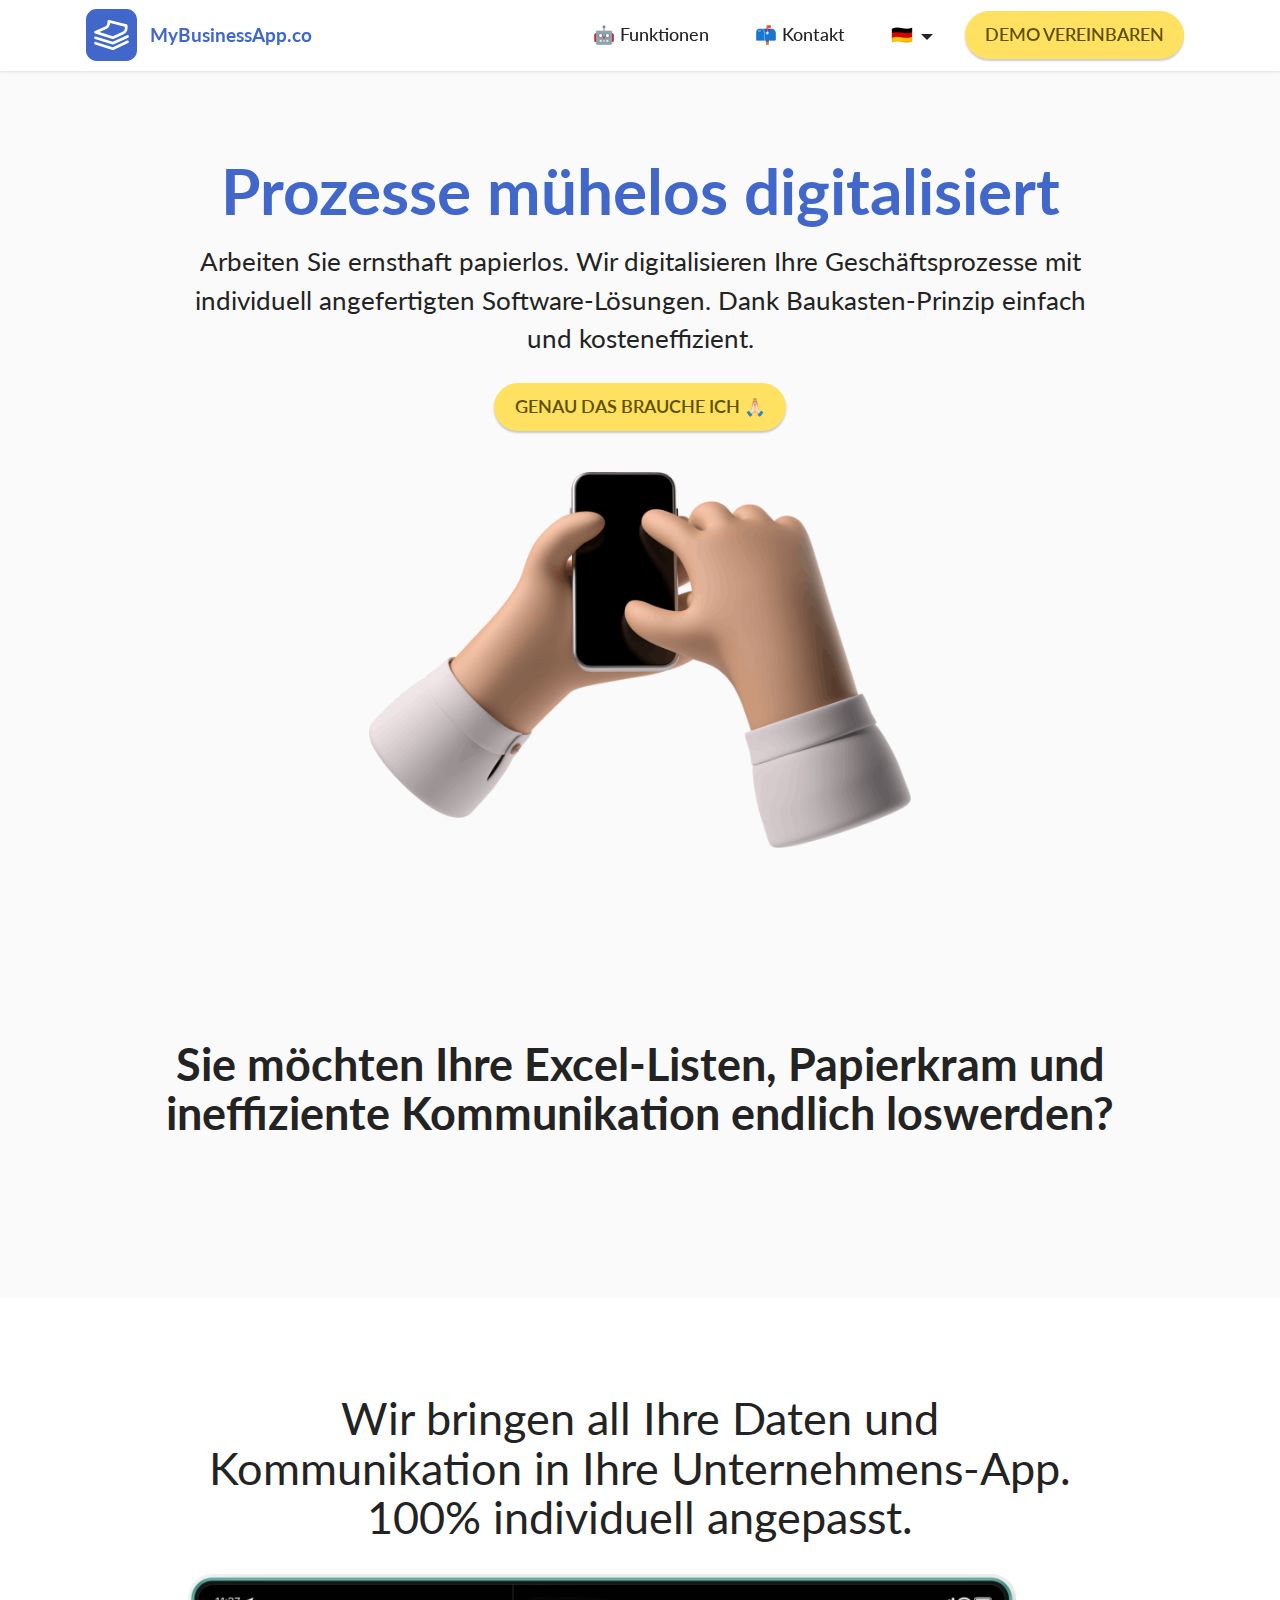
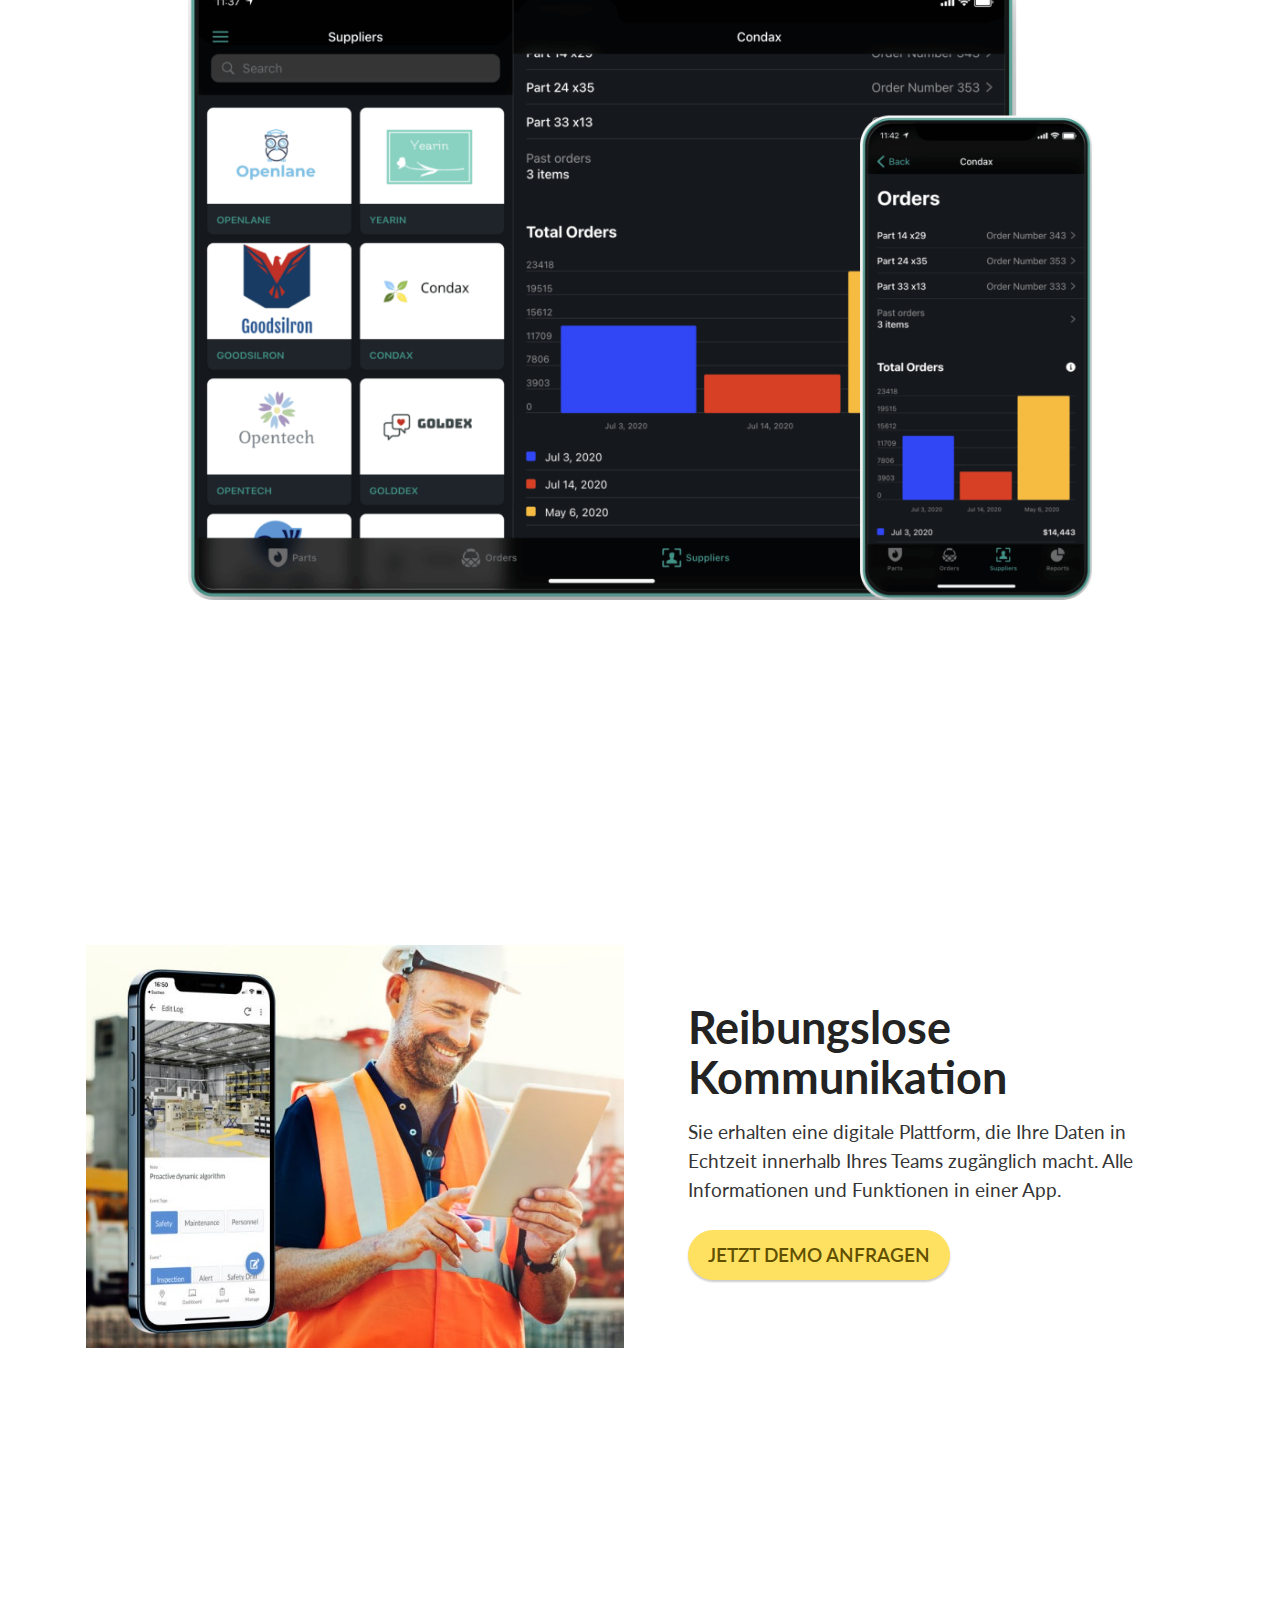
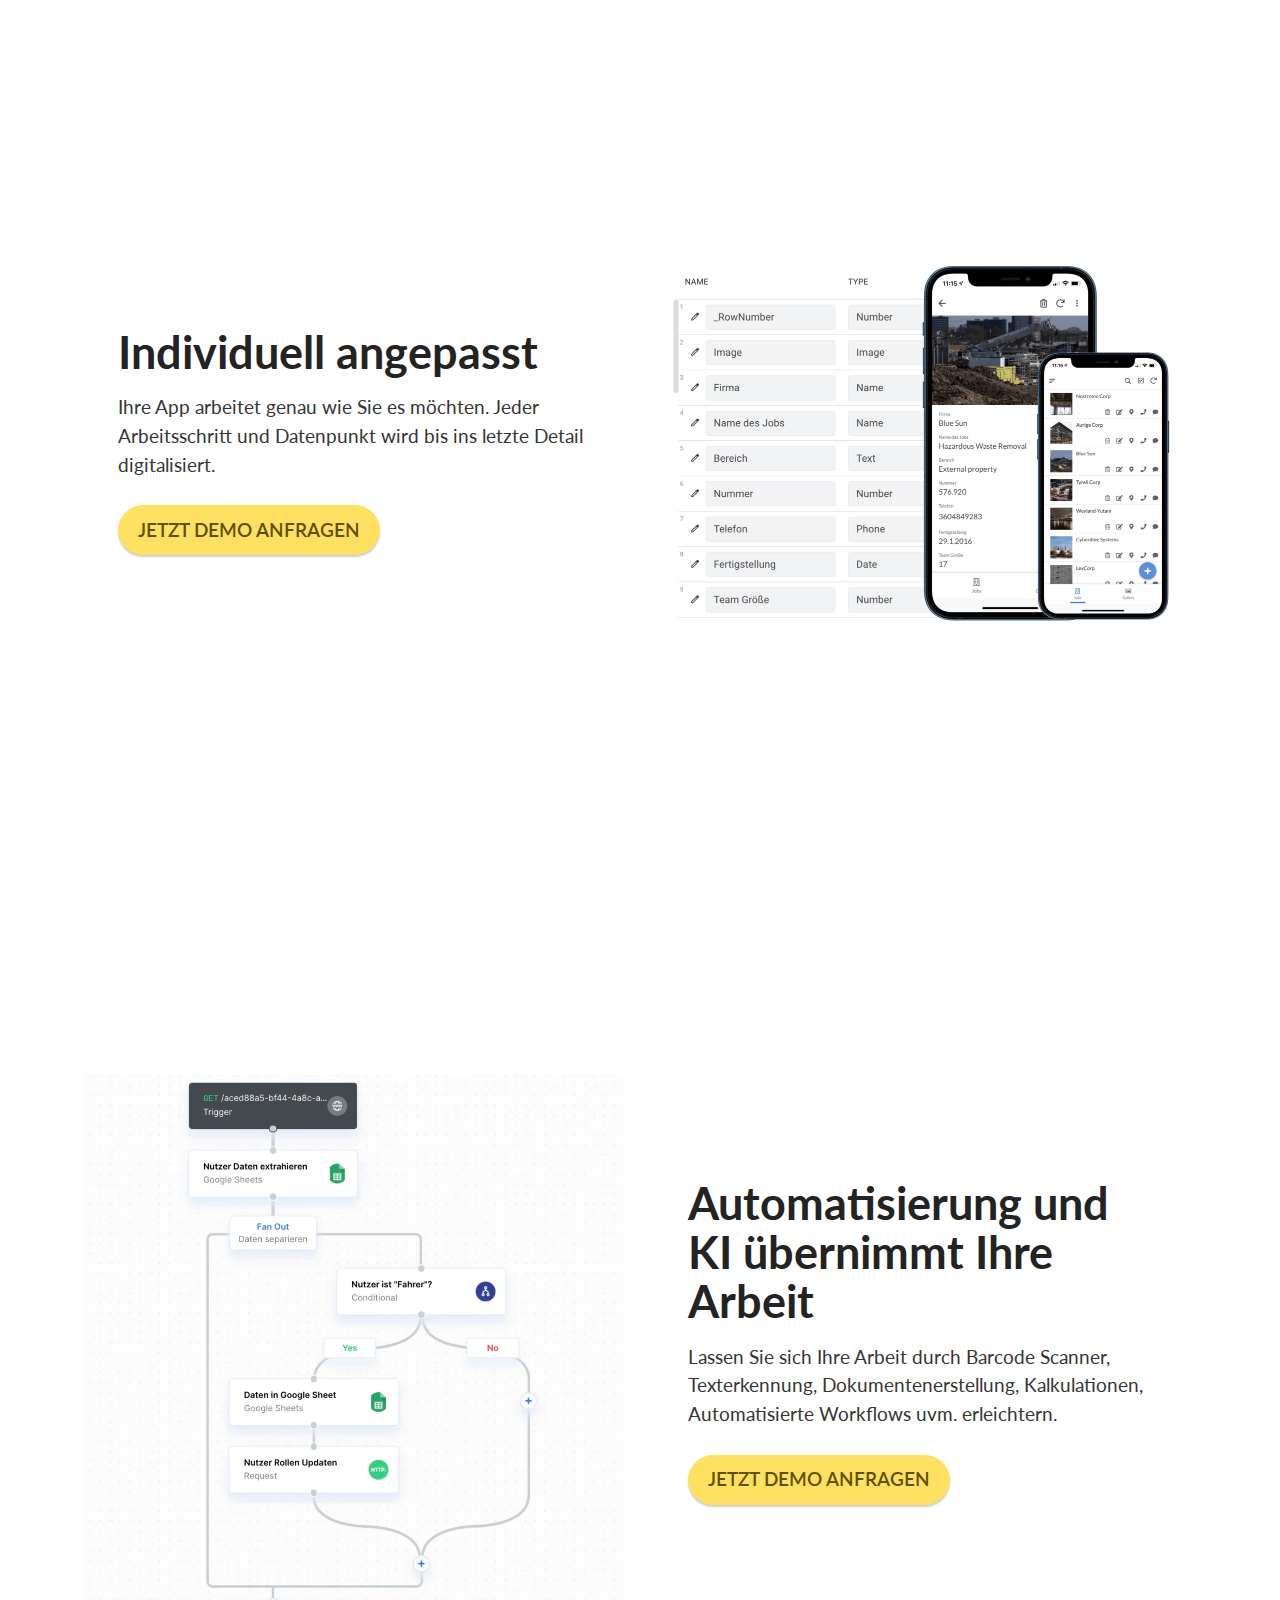
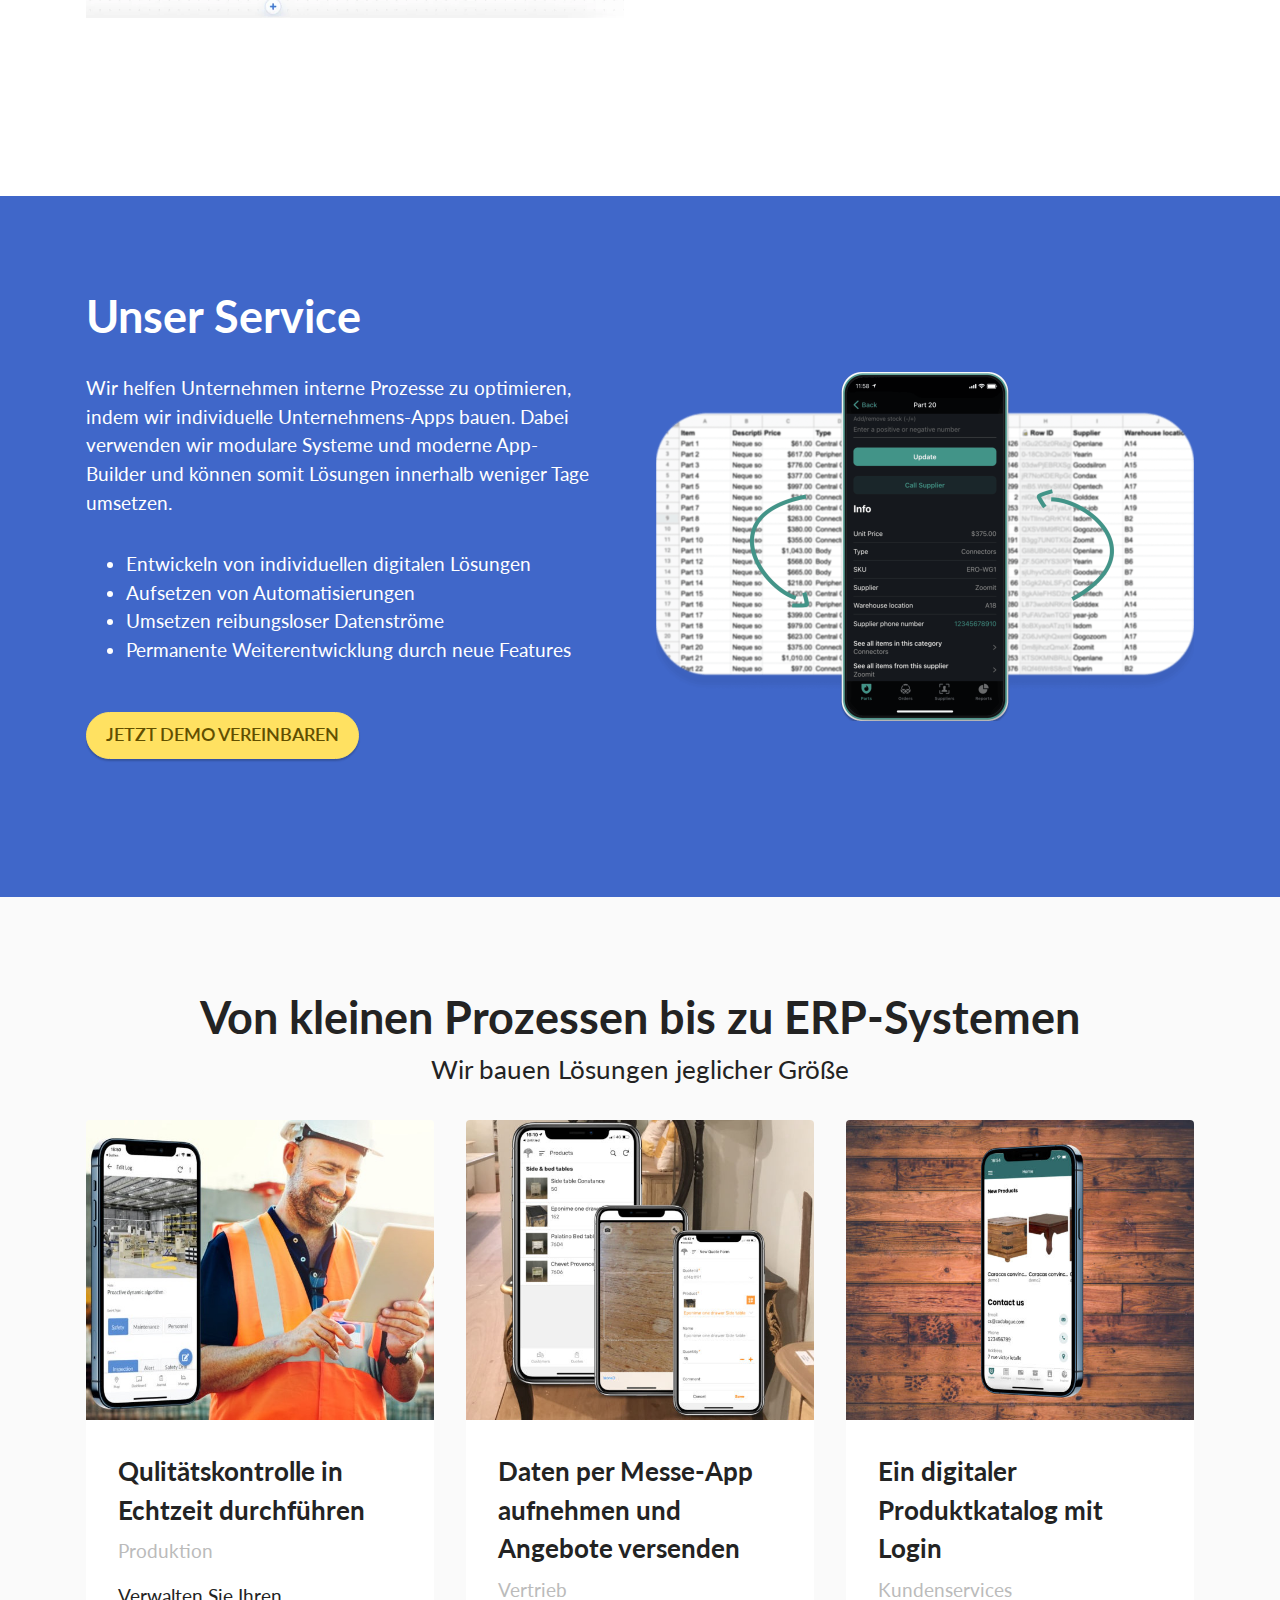
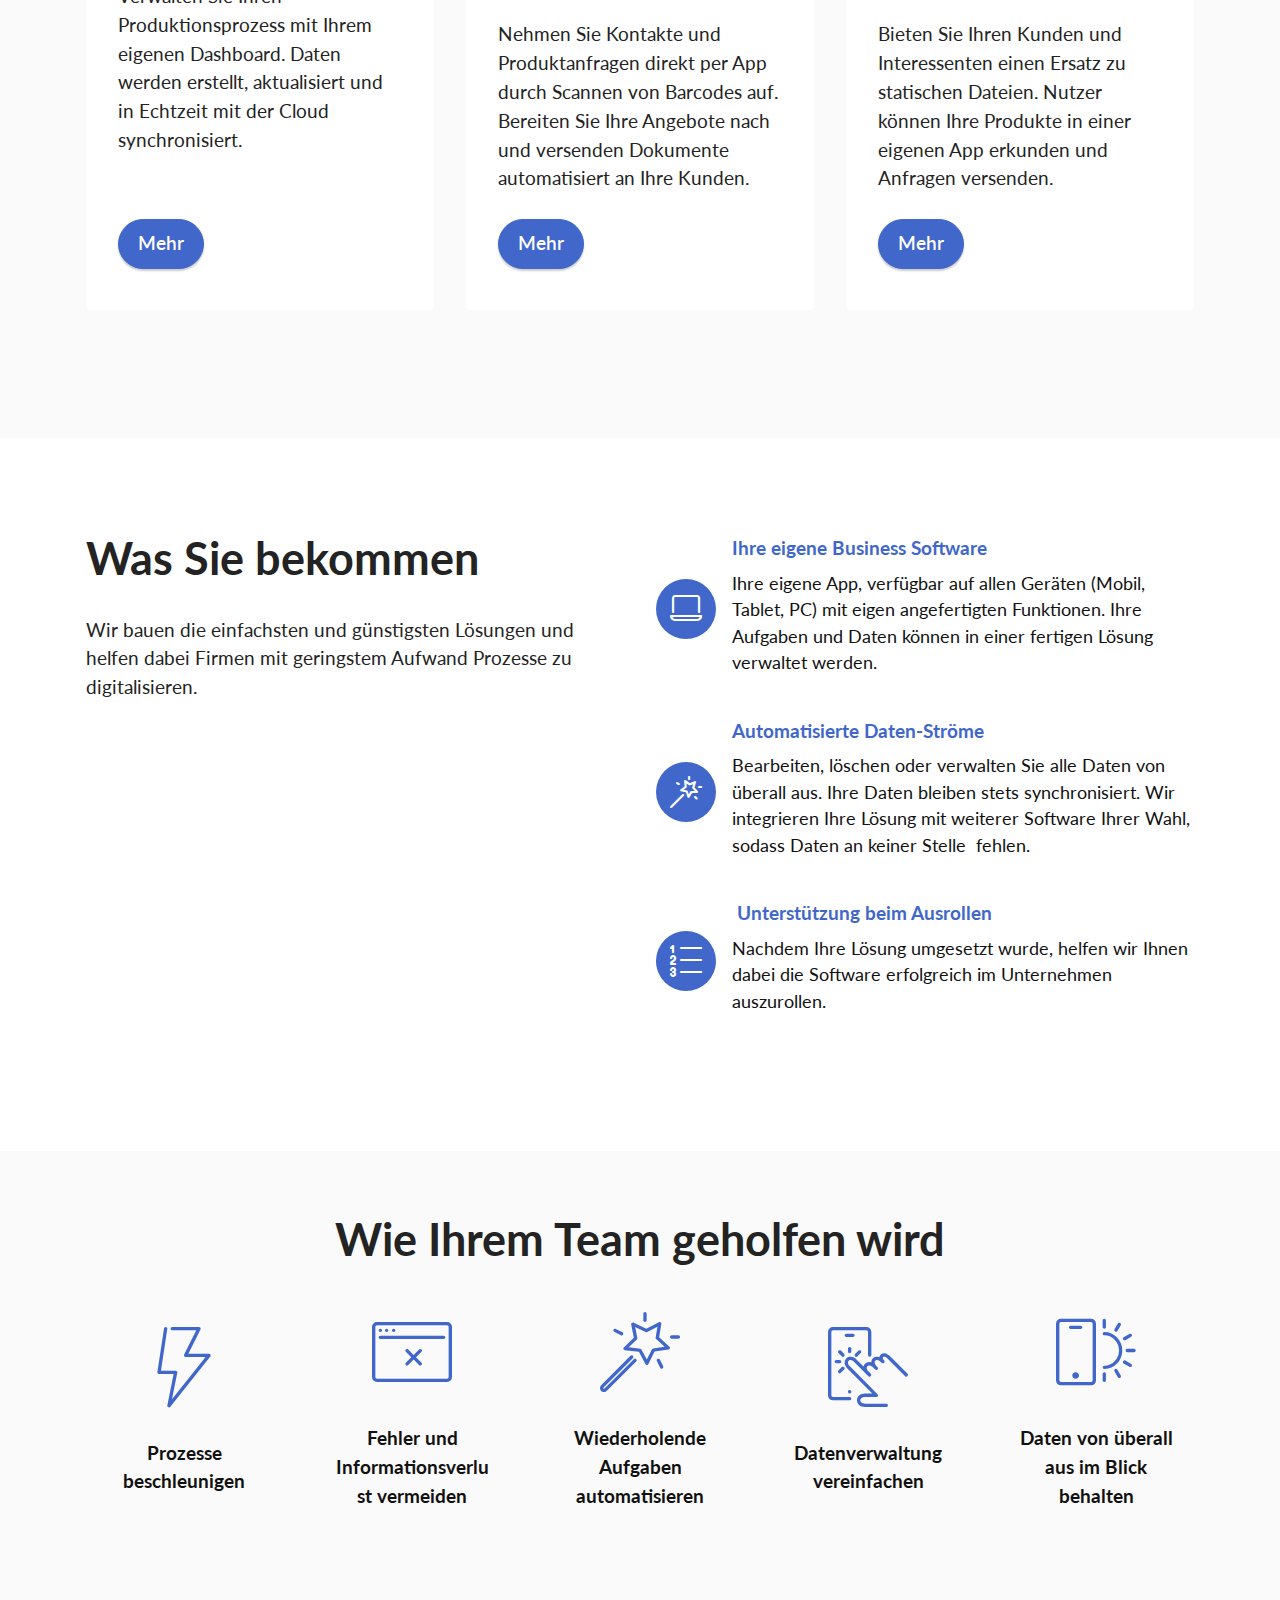
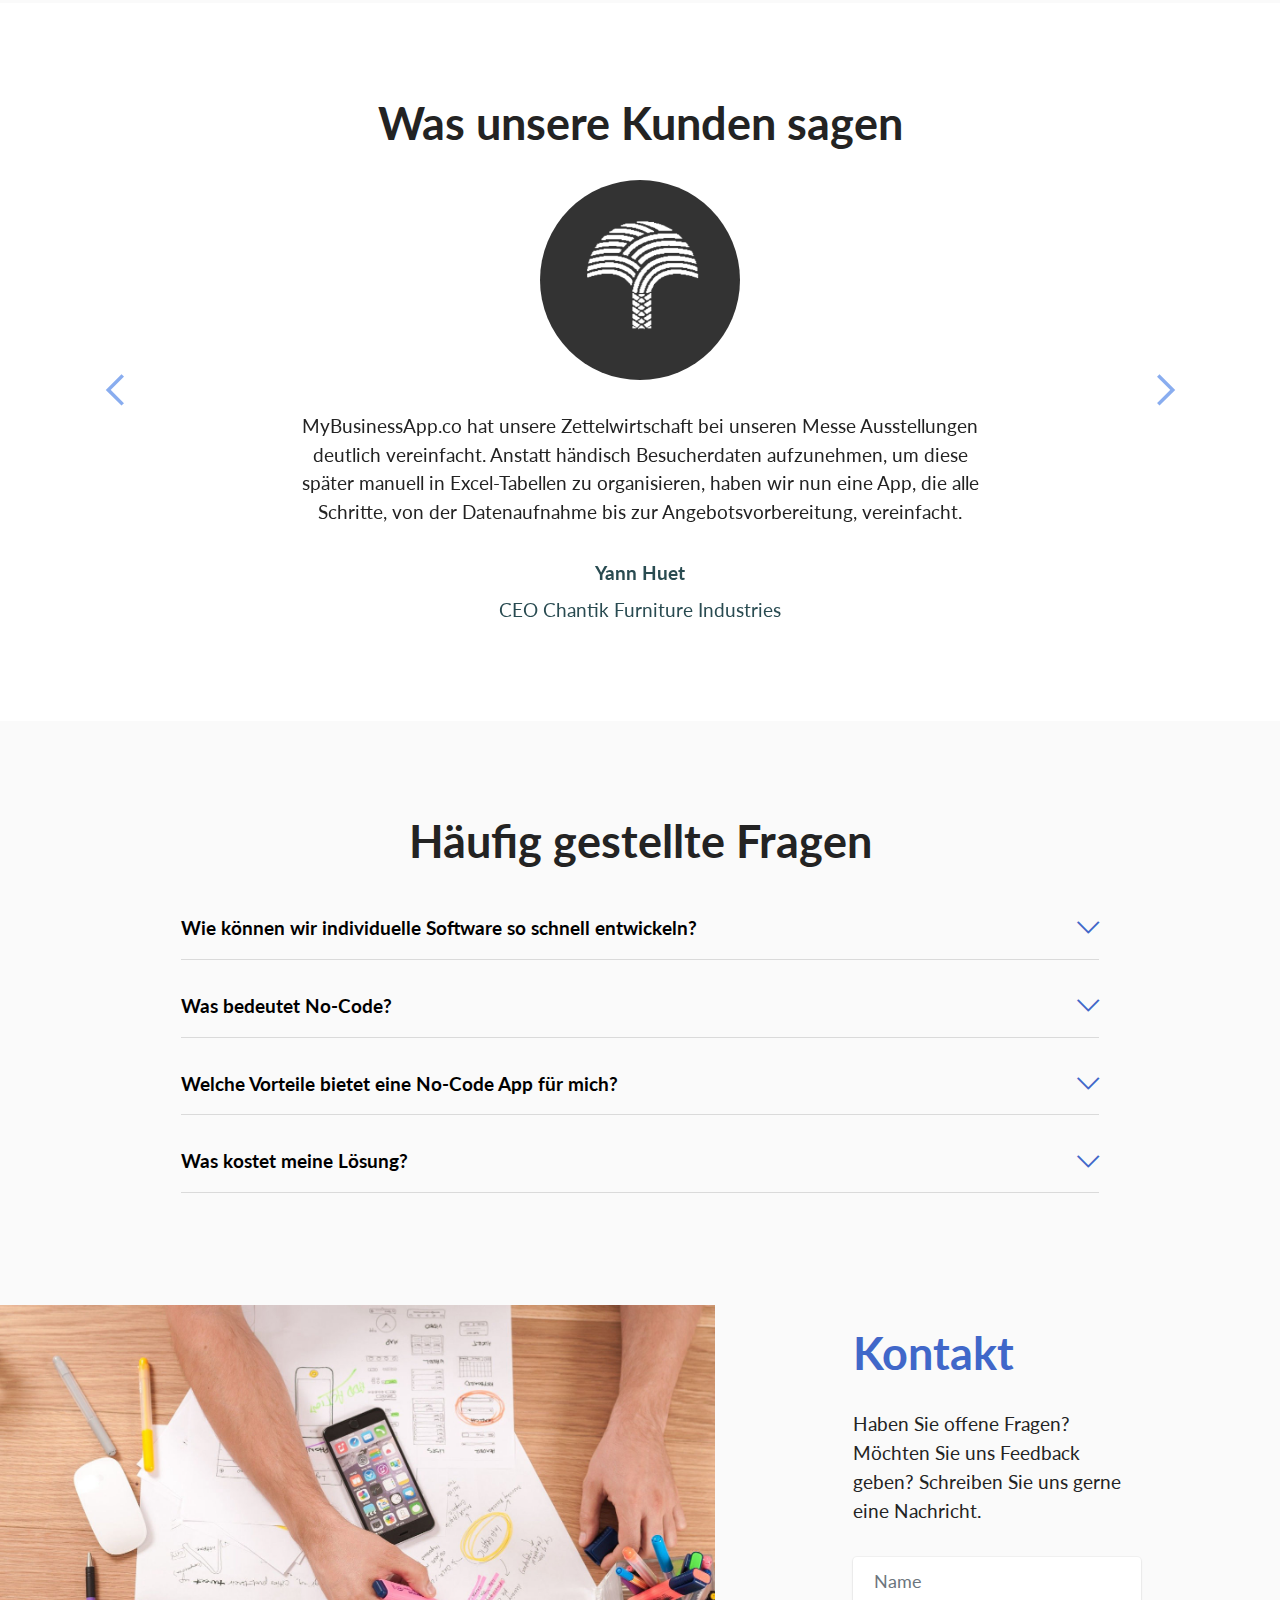
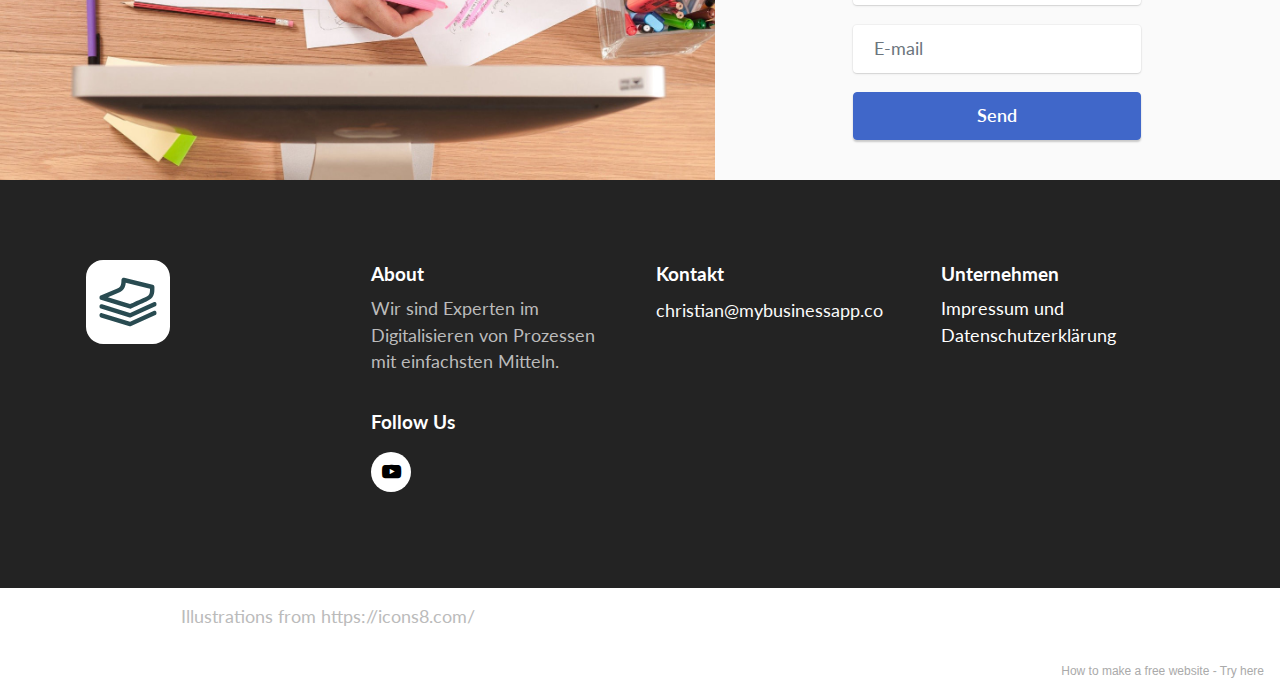
<file: de/index.html>
<!DOCTYPE html>
<html  >
<head>
  <!-- Site made with Mobirise Website Builder v5.2.0, https://mobirise.com -->
  <meta charset="UTF-8">
  <meta http-equiv="X-UA-Compatible" content="IE=edge">
  <meta name="generator" content="Mobirise v5.2.0, mobirise.com">
  <meta name="twitter:card" content="summary_large_image"/>
  <meta name="twitter:image:src" content="assets/images/index-meta.jpeg">
  <meta property="og:image" content="assets/images/index-meta.jpeg">
  <meta name="twitter:title" content="Geschäftsprozesse einfach und kosteneffizient digitalisieren lassen">
  <meta name="viewport" content="width=device-width, initial-scale=1, minimum-scale=1">
  <link rel="shortcut icon" href="assets/images/mybusinessapp-logo-darkblue.svg" type="image/x-icon">
  <meta name="description" content="Wir bauen die einfachsten Software-Lösungen für Unternehmen die ineffiziente Kommunikation und Verwaltungsarbeit abschaffen möchten">
  
  
  <title>Geschäftsprozesse einfach und kosteneffizient digitalisieren lassen</title>
  <link rel="stylesheet" href="assets/web/assets/mobirise-icons2/mobirise2.css">
  <link rel="stylesheet" href="assets/web/assets/mobirise-icons-bold/mobirise-icons-bold.css">
  <link rel="stylesheet" href="assets/web/assets/mobirise-icons/mobirise-icons.css">
  <link rel="stylesheet" href="assets/tether/tether.min.css">
  <link rel="stylesheet" href="assets/bootstrap/css/bootstrap.min.css">
  <link rel="stylesheet" href="assets/bootstrap/css/bootstrap-grid.min.css">
  <link rel="stylesheet" href="assets/bootstrap/css/bootstrap-reboot.min.css">
  <link rel="stylesheet" href="assets/dropdown/css/style.css">
  <link rel="stylesheet" href="assets/formstyler/jquery.formstyler.css">
  <link rel="stylesheet" href="assets/formstyler/jquery.formstyler.theme.css">
  <link rel="stylesheet" href="assets/datepicker/jquery.datetimepicker.min.css">
  <link rel="stylesheet" href="assets/socicon/css/styles.css">
  <link rel="stylesheet" href="assets/theme/css/style.css">
  <link rel="preload" as="style" href="assets/mobirise/css/mbr-additional.css"><link rel="stylesheet" href="assets/mobirise/css/mbr-additional.css" type="text/css">
  
  
  
  
</head>
<body>
  
  <section class="menu menu1 cid-sqqwJXNxqY" once="menu" id="menu1-7">
    

    <nav class="navbar navbar-dropdown navbar-fixed-top navbar-expand-lg">
        <div class="container">
            <div class="navbar-brand">
                <span class="navbar-logo">
                    <a href="https://mybusinessapp.co/de">
                        <img src="assets/images/mybusinessapp-logo-darkblue.svg" alt="mybusinessapp logo" style="height: 3.2rem;">
                    </a>
                </span>
                <span class="navbar-caption-wrap"><a class="navbar-caption text-primary display-7" href="index.html">MyBusinessApp.co</a></span>
            </div>
            <button class="navbar-toggler" type="button" data-toggle="collapse" data-target="#navbarSupportedContent" aria-controls="navbarNavAltMarkup" aria-expanded="false" aria-label="Toggle navigation">
                <div class="hamburger">
                    <span></span>
                    <span></span>
                    <span></span>
                    <span></span>
                </div>
            </button>
            <div class="collapse navbar-collapse" id="navbarSupportedContent">
                <ul class="navbar-nav nav-dropdown" data-app-modern-menu="true"><li class="nav-item"><a class="nav-link link text-black text-primary display-4" href="funktionen.html">🤖 Funktionen</a></li>
                    <li class="nav-item"><a class="nav-link link text-black text-primary display-4" href="index.html#form3-2a">📫 Kontakt</a>
                    </li><li class="nav-item dropdown"><a class="nav-link link text-black dropdown-toggle display-4" href="#" data-toggle="dropdown-submenu" aria-expanded="false">🇩🇪</a><div class="dropdown-menu"><a class="text-black dropdown-item text-primary display-4" href="index.html">🇩🇪 Deutsch</a><a class="text-black dropdown-item text-primary display-4" href="https://mybusinessapp.co/">🇬🇧 English</a></div></li></ul>
                
                <div class="navbar-buttons mbr-section-btn"><a class="btn btn-warning display-4" href="https://calendly.com/christianseidel-cs/introduction" target="_blank">
                        DEMO VEREINBAREN</a></div>
            </div>
        </div>
    </nav>
</section>

<section class="header10 cid-srr2T1XcI5" id="header10-38">

    

    

    <div class="align-center container-fluid">
        <div class="row justify-content-center">
            <div class="col-md-12 col-lg-9">
                <h1 class="mbr-section-title mbr-fonts-style mb-3 display-1"><strong>Prozesse mühelos digitalisiert</strong></h1>
                <p class="mbr-text mbr-fonts-style display-5">Arbeiten Sie ernsthaft papierlos. Wir digitalisieren Ihre Geschäftsprozesse mit individuell angefertigten Software-Lösungen. Dank Baukasten-Prinzip einfach und kosteneffizient.</p>
                <div class="mbr-section-btn mt-3"><a class="btn btn-warning display-4" href="https://calendly.com/christianseidel-cs/introduction" target="_blank">GENAU DAS BRAUCHE ICH 🙏🏻</a></div>
                <div class="image-wrap mt-4">
                    <img src="assets/images/3d-hands-classy-161-1228x850.png" alt="Mobirise" title="">
                </div>
            </div>
        </div>
    </div>
</section>

<section class="features17 cid-sr4nrBQanQ" id="features18-2d">

    

    
    <div class="container">
        <div class="mbr-section-head">
            <div class="col-12">
                <h4 class="mbr-section-title mbr-fonts-style align-center mb-0 display-2"><strong>Sie möchten Ihre Excel-Listen, Papierkram und ineffiziente Kommunikation endlich loswerden?</strong></h4>
                
            </div>
        </div>
        <div class="row mt-4">
            <div class="col-12 col-md-6 col-lg-3">
                <div class="card-wrapper mb-4">
                    
                </div>
            </div>
            <div class="col-12 col-md-6 col-lg-3">
                <div class="card-wrapper mb-4">
                    
                </div>
            </div>
            <div class="col-12 col-md-6 col-lg-3">
                <div class="card-wrapper mb-4">
                    
                </div>
            </div>
            <div class="col-12 col-md-6 col-lg-3">
                <div class="card-wrapper mb-4">
                    
                </div>
            </div>
        </div>
    </div>
</section>

<section class="header10 cid-sqNvQVjSHI" id="header10-24">

    

    

    <div class="align-center container-fluid">
        <div class="row justify-content-center">
            <div class="col-md-12 col-lg-9">
                <h1 class="mbr-section-title mbr-fonts-style mb-3 display-2">Wir bringen all Ihre Daten und Kommunikation in Ihre Unternehmens-App. 100% individuell angepasst.</h1>
                
                
                <div class="image-wrap mt-4">
                    <img src="assets/images/inventorytabletmobile-1980x1372.png" alt="Mobirise" title="">
                </div>
            </div>
        </div>
    </div>
</section>

<section class="header11 cid-srljptCTzX mbr-fullscreen" id="header11-2y">

    

    

    <div class="container">
        <div class="row justify-content-center">
            <div class="col-12 col-md-6 image-wrapper">
                <img class="w-100" src="assets/images/factoryinspection-696x522.jpeg" alt="Mobirise">
            </div>
            <div class="col-12 col-md">
                <div class="text-wrapper text-center">
                    <h1 class="mbr-section-title mbr-fonts-style mb-3 display-2"><strong>Reibungslose Kommunikation</strong></h1>
                    <p class="mbr-text mbr-fonts-style display-7">Sie erhalten eine digitale Plattform, die Ihre Daten in Echtzeit innerhalb Ihres Teams zugänglich macht. Alle Informationen und Funktionen in einer App.</p>
                    <div class="mbr-section-btn mt-3"><a class="btn btn-warning display-7" href="https://calendly.com/christianseidel-cs/introduction" target="_blank">JETZT DEMO ANFRAGEN</a></div>
                </div>
            </div>
        </div>
    </div>
</section>

<section class="header11 cid-srlkh0PBm5 mbr-fullscreen" id="header11-2z">

    

    

    <div class="container">
        <div class="row justify-content-center">
            <div class="col-12 col-md-6 image-wrapper">
                <img class="w-100" src="assets/images/modulesdemo-1076x781.png" alt="Mobirise">
            </div>
            <div class="col-12 col-md">
                <div class="text-wrapper text-center">
                    <h1 class="mbr-section-title mbr-fonts-style mb-3 display-2"><strong>Individuell angepasst</strong></h1>
                    <p class="mbr-text mbr-fonts-style display-7">Ihre App arbeitet genau wie Sie es möchten. Jeder Arbeitsschritt und Datenpunkt wird bis ins letzte Detail digitalisiert.&nbsp;</p>
                    <div class="mbr-section-btn mt-3"><a class="btn btn-warning display-7" href="https://calendly.com/christianseidel-cs/introduction" target="_blank">JETZT DEMO ANFRAGEN</a></div>
                </div>
            </div>
        </div>
    </div>
</section>

<section class="header11 cid-srloGHIeqQ mbr-fullscreen" id="header11-30">

    

    

    <div class="container">
        <div class="row justify-content-center">
            <div class="col-12 col-md-6 image-wrapper">
                <img class="w-100" src="assets/images/automations.webp" alt="Mobirise">
            </div>
            <div class="col-12 col-md">
                <div class="text-wrapper text-center">
                    <h1 class="mbr-section-title mbr-fonts-style mb-3 display-2"><strong>Automatisierung und KI übernimmt Ihre Arbeit</strong></h1>
                    <p class="mbr-text mbr-fonts-style display-7">Lassen Sie sich Ihre Arbeit durch Barcode Scanner, Texterkennung, Dokumentenerstellung, Kalkulationen, Automatisierte Workflows uvm. erleichtern.</p>
                    <div class="mbr-section-btn mt-3"><a class="btn btn-warning display-7" href="https://calendly.com/christianseidel-cs/introduction" target="_blank">JETZT DEMO ANFRAGEN</a></div>
                </div>
            </div>
        </div>
    </div>
</section>

<section class="features11 cid-sqNvRufQ1t" id="features12-25">

    
    
    <div class="container">
        <div class="row align-items-center">
            <div class="col-12 col-lg">
                <div class="card-wrapper">
                    <div class="card-box">
                        <h4 class="card-title mbr-fonts-style mb-4 display-2"><strong>Unser Service</strong></h4>
                        <p class="mbr-text mbr-fonts-style mb-4 display-7">Wir helfen Unternehmen interne Prozesse zu optimieren, indem wir individuelle Unternehmens-Apps bauen. Dabei verwenden wir modulare Systeme und moderne App-Builder und können somit Lösungen innerhalb weniger Tage umsetzen.</p>
                        <div class="mbr-text mbr-fonts-style counter-container display-7">
                            <ul>
                                <li><span style="font-size: 1.2rem;">Entwickeln von individuellen digitalen Lösungen&nbsp;</span></li><li><span style="font-size: 1.2rem;">Aufsetzen von Automatisierungen</span></li><li>Umsetzen reibungsloser Datenströme</li><li>Permanente Weiterentwicklung durch neue Features&nbsp;&nbsp;</li>
                            </ul>
                        </div>
                        <div class="mbr-section-btn mb-4"><a class="btn btn-warning display-4" href="https://calendly.com/christianseidel-cs/introduction" target="_blank">JETZT DEMO VEREINBAREN</a></div>
                    </div>
                </div>
            </div>
            <div class="col-12 col-lg-6 md-pb">
                <div class="image-wrapper">
                    <img src="assets/images/appandsheet-1076x698.png" alt="Mobirise">
                </div>
            </div>
        </div>
    </div>
</section>

<section class="features4 cid-sr4sjeiKa0" id="features4-2f">
    
    
    <div class="container">
        <div class="mbr-section-head">
            <h4 class="mbr-section-title mbr-fonts-style align-center mb-0 display-2"><strong>Von kleinen Prozessen bis zu ERP-Systemen</strong></h4>
            <h5 class="mbr-section-subtitle mbr-fonts-style align-center mb-0 mt-2 display-5">Wir bauen Lösungen jeglicher Größe</h5>
        </div>
        <div class="row mt-4">
            <div class="item features-image сol-12 col-md-6 col-lg-4">
                <div class="item-wrapper">
                    <div class="item-img">
                        <img src="assets/images/factoryinspection-696x522.jpeg" alt="" title="">
                    </div>
                    <div class="item-content">
                        <h5 class="item-title mbr-fonts-style display-5"><strong>Qulitätskontrolle in Echtzeit durchführen</strong></h5>
                        <h6 class="item-subtitle mbr-fonts-style mt-1 display-7">Produktion</h6>
                        <p class="mbr-text mbr-fonts-style mt-3 display-7">Verwalten Sie Ihren Produktionsprozess mit Ihrem eigenen Dashboard. Daten werden erstellt, aktualisiert und in Echtzeit mit der Cloud synchronisiert.</p>
                    </div>
                    <div class="mbr-section-btn item-footer mt-2"><a href="https://calendly.com/christianseidel-cs/introduction" class="btn item-btn btn-primary display-7" target="_blank">Mehr</a></div>
                </div>
            </div>
            <div class="item features-image сol-12 col-md-6 col-lg-4">
                <div class="item-wrapper">
                    <div class="item-img">
                        <img src="assets/images/tradeshowapp-696x522.jpg" alt="" title="">
                    </div>
                    <div class="item-content">
                        <h5 class="item-title mbr-fonts-style display-5"><strong>Daten per Messe-App aufnehmen und Angebote versenden</strong></h5>
                        <h6 class="item-subtitle mbr-fonts-style mt-1 display-7">
                            Vertrieb</h6>
                        <p class="mbr-text mbr-fonts-style mt-3 display-7">Nehmen Sie Kontakte und Produktanfragen direkt per App durch Scannen von Barcodes auf. Bereiten Sie Ihre Angebote nach und versenden Dokumente automatisiert an Ihre Kunden.</p>
                    </div>
                    <div class="mbr-section-btn item-footer mt-2"><a href="https://calendly.com/christianseidel-cs/introduction" class="btn item-btn btn-primary display-7" target="_blank">Mehr</a></div>
                </div>
            </div>
            <div class="item features-image сol-12 col-md-6 col-lg-4">
                <div class="item-wrapper">
                    <div class="item-img">
                        <img src="assets/images/catelogue-696x522.jpg" alt="" title="">
                    </div>
                    <div class="item-content">
                        <h5 class="item-title mbr-fonts-style display-5"><strong>Ein digitaler Produktkatalog mit&nbsp; Login</strong></h5>
                        <h6 class="item-subtitle mbr-fonts-style mt-1 display-7">Kundenservices</h6>
                        <p class="mbr-text mbr-fonts-style mt-3 display-7">Bieten Sie Ihren Kunden und Interessenten einen Ersatz zu statischen Dateien. Nutzer können Ihre Produkte in einer eigenen App erkunden und Anfragen versenden.<br></p>
                    </div>
                    <div class="mbr-section-btn item-footer mt-2"><a href="https://calendly.com/christianseidel-cs/introduction" class="btn item-btn btn-primary display-7" target="_blank">Mehr</a></div>
                </div>
            </div>
            
        </div>
    </div>
</section>

<section class="features12 cid-sqNvS77XfC" id="features13-26">

    
    
    <div class="container">
        <div class="row justify-content-center">
            <div class="col-12 col-lg-6">
                <div class="card-wrapper">
                    <div class="card-box align-left">
                        <h4 class="card-title mbr-fonts-style mb-4 display-2"><strong>Was Sie bekommen</strong></h4>
                        <p class="mbr-text mbr-fonts-style mb-4 display-7">
                            Wir bauen die einfachsten und günstigsten Lösungen und helfen dabei Firmen mit geringstem Aufwand Prozesse zu digitalisieren.</p>
                        
                    </div>
                </div>
            </div>
            <div class="col-12 col-lg-6">
                <div class="item mbr-flex">
                    <div class="icon-box">
                        <span class="mbr-iconfont mbrib-laptop"></span>
                    </div>
                    <div class="text-box">
                        <h4 class="icon-title mbr-black mbr-fonts-style display-7"><strong>Ihre eigene Business Software</strong></h4>
                        <h5 class="icon-text mbr-black mbr-fonts-style display-4">Ihre eigene App, verfügbar auf allen Geräten (Mobil, Tablet, PC) mit eigen angefertigten Funktionen. Ihre Aufgaben und Daten können in einer fertigen Lösung verwaltet werden.&nbsp;</h5>
                    </div>
                </div>
                <div class="item mbr-flex">
                    <div class="icon-box">
                        <span class="mbr-iconfont mbrib-magic-stick"></span>
                    </div>
                    <div class="text-box">
                        <h4 class="icon-title mbr-black mbr-fonts-style display-7"><strong>Automatisierte Daten-Ströme</strong></h4>
                        <h5 class="icon-text mbr-black mbr-fonts-style display-4">Bearbeiten, löschen oder verwalten Sie alle Daten von überall aus. Ihre Daten bleiben stets synchronisiert. Wir integrieren Ihre Lösung mit weiterer Software Ihrer Wahl, sodass Daten an keiner Stelle&nbsp; fehlen.</h5>
                    </div>
                </div>
                <div class="item mbr-flex">
                    <div class="icon-box">
                        <span class="mbr-iconfont mbrib-numbered-list"></span>
                    </div>
                    <div class="text-box">
                        <h4 class="icon-title mbr-black mbr-fonts-style display-7"><strong>&nbsp;Unterstützung beim Ausrollen</strong></h4>
                        <h5 class="icon-text mbr-black mbr-fonts-style display-4">Nachdem Ihre Lösung umgesetzt wurde, helfen wir Ihnen dabei die Software erfolgreich im Unternehmen auszurollen.</h5>
                    </div>
                </div>
            </div>
        </div>
    </div>
</section>

<section class="features13 cid-sqNvTNTyWm" id="features14-28">
    

    
    <div class="container">
        <div class="row">
            <div class="col-12">
                <h3 class="mbr-section-title align-center mb-4 mbr-fonts-style display-2"><strong>Wie Ihrem Team geholfen wird</strong></h3>
            </div>
            <div class="card col-12 col-md-4 col-lg-2 p-3">
                <div class="card-wrapper">
                    <div class="card-box align-center">
                        <span class="mbr-iconfont mbri-speed" style="color: rgb(64, 103, 201); fill: rgb(64, 103, 201);"></span>
                        <h4 class="card-title align-center mbr-black mbr-fonts-style display-7"><strong>Prozesse beschleunigen</strong></h4>
                    </div>
                </div>
            </div>
            <div class="card p-3 col-12 col-md-4 col-lg-2">
                <div class="card-wrapper">
                    <div class="card-box align-center">
                        <span class="mbr-iconfont mbri-error" style="color: rgb(64, 103, 201); fill: rgb(64, 103, 201);"></span>
                        <h4 class="card-title align-center mbr-black mbr-fonts-style display-7"><strong>Fehler und Informationsverlust vermeiden</strong></h4>
                    </div>
                </div>
            </div>
            <div class="card p-3 col-12 col-md-4 col-lg-2">
                <div class="card-wrapper">
                    <div class="card-box align-center">
                        <span class="mbr-iconfont mbri-magic-stick" style="color: rgb(64, 103, 201); fill: rgb(64, 103, 201);"></span>
                        <h4 class="card-title align-center mbr-black mbr-fonts-style display-7">
                            <strong>Wiederholende Aufgaben automatisieren</strong></h4>
                    </div>
                </div>
            </div>
            <div class="card p-3 col-12 col-md-4 col-lg-2">
                <div class="card-wrapper">
                    <div class="card-box align-center">
                        <span class="mbr-iconfont mbri-touch" style="color: rgb(64, 103, 201); fill: rgb(64, 103, 201);"></span>
                        <h4 class="card-title align-center mbr-black mbr-fonts-style display-7">
                            <strong>Datenverwaltung vereinfachen</strong></h4>
                    </div>
                </div>
            </div>
            <div class="card p-3 col-12 col-md-4 col-lg-2">
                <div class="card-wrapper">
                    <div class="card-box align-center">
                        <span class="mbr-iconfont mbri-mobirise" style="color: rgb(64, 103, 201); fill: rgb(64, 103, 201);"></span>
                        <h4 class="card-title align-center mbr-black mbr-fonts-style display-7">
                            <strong>Daten von überall aus im Blick behalten</strong></h4>
                    </div>
                </div>
            </div>
            
        </div>
    </div>
</section>

<section class="testimonails3 carousel slide testimonials-slider cid-sqNvUfRXYs" data-interval="false" id="testimonials3-29">

    

    

    <div class="text-center container">
        <h3 class="mb-4 mbr-fonts-style display-2">
            <strong>Was unsere Kunden sagen</strong></h3>

        <div class="carousel slide" role="listbox" data-pause="true" data-keyboard="false" data-ride="carousel" data-interval="8000">
            <div class="carousel-inner">
                
                
            <div class="carousel-item">
                    <div class="user col-md-8">
                        <div class="user_image">
                            <img src="assets/images/screenshot-2021-03-05-at-12.34.12-312x304.png" alt="">
                        </div>
                        <div class="user_text mb-4">
                            <p class="mbr-fonts-style display-7">MyBusinessApp.co hat unsere Zettelwirtschaft bei unseren Messe Ausstellungen deutlich vereinfacht. Anstatt händisch Besucherdaten aufzunehmen, um diese später manuell in Excel-Tabellen zu organisieren, haben wir nun eine App, die alle Schritte, von der Datenaufnahme bis zur Angebotsvorbereitung, vereinfacht. 
                            </p>
                        </div>
                        <div class="user_name mbr-fonts-style mb-2 display-7">
                            <strong>Yann Huet</strong></div>
                        <div class="user_desk mbr-fonts-style display-7">
                            CEO Chantik Furniture Industries</div>
                    </div>
                </div></div>

            <div class="carousel-controls">
                <a class="carousel-control-prev" role="button" data-slide="prev">
                    <span aria-hidden="true" class="mobi-mbri mobi-mbri-arrow-prev mbr-iconfont"></span>
                    <span class="sr-only">Previous</span>
                </a>

                <a class="carousel-control-next" role="button" data-slide="next">
                    <span aria-hidden="true" class="mobi-mbri mobi-mbri-arrow-next mbr-iconfont"></span>
                    <span class="sr-only">Next</span>
                </a>
            </div>
        </div>
    </div>
</section>

<section class="content17 cid-srlA9YkxFi" id="content17-31">

    

    
    
    <div class="container">
        
            <div class="row justify-content-center">
                <div class="col-12 col-md-10">
                    <div class="section-head align-center mb-4">
                        <h3 class="mbr-section-title mb-0 mbr-fonts-style display-2">
                            <strong>Häufig gestellte Fragen</strong></h3>
                        
                    </div>
                    
                    <div id="bootstrap-toggle" class="toggle-panel accordionStyles tab-content">
                        <div class="card mb-3">
                            <div class="card-header" role="tab" id="headingOne">
                                <a role="button" class="collapsed panel-title text-black" data-toggle="collapse" data-core="" href="#collapse1_13" aria-expanded="false" aria-controls="collapse1">
                                    <h6 class="panel-title-edit mbr-fonts-style mb-0 display-7"><strong>Wie können wir individuelle Software so schnell entwickeln?</strong></h6>
                                    <span class="sign mbr-iconfont mbri-arrow-down"></span>
                                </a>
                            </div>
                            <div id="collapse1_13" class="panel-collapse noScroll collapse" role="tabpanel" aria-labelledby="headingOne">
                                <div class="panel-body">
                                    <p class="mbr-fonts-style panel-text display-7">Wir sind auf das Erstellen von Anwendungen mittels No-Code Technologie spezialisiert. Mithilfe von Anwendungen wie Google's <em>Appsheet</em> oder Automatisierungs-Lösung <em>Integromat</em> können wir voll funktionsfähige Apps innerhalb weniger Tage bauen.&nbsp;</p>
                                </div>
                            </div>
                        </div>
                        <div class="card mb-3">
                            <div class="card-header" role="tab" id="headingTwo">
                                <a role="button" class="collapsed panel-title text-black" data-toggle="collapse" data-core="" href="#collapse2_13" aria-expanded="false" aria-controls="collapse2">
                                    <h6 class="panel-title-edit mbr-fonts-style mb-0 display-7"><strong>Was bedeutet No-Code?</strong></h6>
                                    <span class="sign mbr-iconfont mbri-arrow-down"></span>
                                </a>

                            </div>
                            <div id="collapse2_13" class="panel-collapse noScroll collapse" role="tabpanel" aria-labelledby="headingTwo">
                                <div class="panel-body">
                                    <p class="mbr-fonts-style panel-text display-7">No-Code Tools erlauben Nutzern, Webseiten oder Software-Anwendungen mithilfe von fertigen Modulen zu erstellen. Wie der Name bereits andeutet, lassen sich dabei vollständige Anwendungen ohne herkömmliches Programmieren erstellen.&nbsp;<br><br>Denken Sie an die Veränderung in der Web-Entwicklung. In den letzten Jahren sind Anwendungen zum Erstellen professioneller Webseiten immer größer geworden (z.B. Wix, Webflow). Diese No-Code Plattformen erlauben es Nutzern beindruckende Webseiten zu erstellen, ohne coden zu müssen. <br><br>Was für Webseiten geschieht, passiert nun ebenso in der Software-Entwicklung. Es lassen sich mittlerweile komplexe Software-Lösungen mithilfe von No-Code Plattformen bauen.<br></p>
                                </div>
                            </div>
                        </div>
                        <div class="card mb-3">
                            <div class="card-header" role="tab" id="headingThree">
                                <a role="button" class="collapsed panel-title text-black" data-toggle="collapse" data-core="" href="#collapse3_13" aria-expanded="false" aria-controls="collapse3">
                                    <h6 class="panel-title-edit mbr-fonts-style mb-0 display-7"><strong>Welche Vorteile bietet eine No-Code App für mich?</strong></h6>
                                    <span class="sign mbr-iconfont mbri-arrow-down"></span>
                                </a>
                            </div>
                            <div id="collapse3_13" class="panel-collapse noScroll collapse" role="tabpanel" aria-labelledby="headingThree">
                                <div class="panel-body">
                                    <p class="mbr-fonts-style panel-text display-7">Die Vorteile liegen klar auf der Hand: Warum Lösungen neu entwickeln, wenn es bereits fertige Module gibt?<br> <br>Durch das Verwenden existierender Technologie lassen sich Kosten und Entwicklunszeit von individueller Software bedeutend senken. Durch die schnelle und flexible Erstellung, können somit individuelle Bedürfnisse technisch schnell umgesetzt werden.&nbsp; &nbsp;<br><br></p>
                                </div>
                            </div>
                        </div>
                        <div class="card mb-3">
                            <div class="card-header" role="tab" id="headingThree">
                                <a role="button" class="collapsed panel-title text-black" data-toggle="collapse" data-core="" href="#collapse4_13" aria-expanded="false" aria-controls="collapse4">
                                    <h6 class="panel-title-edit mbr-fonts-style mb-0 display-7"><strong>Was kostet meine Lösung?</strong></h6>
                                    <span class="sign mbr-iconfont mbri-arrow-down"></span>
                                </a>
                            </div>
                            <div id="collapse4_13" class="panel-collapse noScroll collapse" role="tabpanel" aria-labelledby="headingThree">
                                <div class="panel-body">
                                    <p class="mbr-fonts-style panel-text display-7">
                                       Da wir individuelle Lösungen entwickeln, lassen sich keine pauschalen Preise vorab geben. Die Entwicklungskosten einer fertigen App belaufen sich um die 1500 € - 4000 €.<br><br>In einem ersten Demo Gespräch können wir basierend auf Ihren Anforderungen bereits grobe Aussagen über die Kosten treffen. Buchen Sie einfach einen Termin über den Button "Demo Vereinbaren". Wir freuen uns auf Sie!</p>
                                </div>
                            </div>
                        </div>
                        
                        
                    </div>
                </div>
            </div>
        </div>
</section>

<section class="form3 cid-sqNvUWxlKa" id="form3-2a">

    

    

    <div class="container-fluid">
        <div class="row justify-content-center">
            <div class="col-lg-7 col-12">
                <div class="image-wrapper">
                    <img class="w-100" src="assets/images/mbr-1616x1073.jpg" alt="Mobirise">
                </div>
            </div>
            <div class="col-lg-3 offset-lg-1 mbr-form" data-form-type="formoid">
                <form action="https://mobirise.eu/" method="POST" class="mbr-form form-with-styler" data-form-title="Form Name"><input type="hidden" name="email" data-form-email="true" value="dhCB74A8Sdb2RH/ajd00l3ULLzfEnlXjiwnpKKzWiBimt55NxGIR7r7wDs2HIksDKcBkYRes+ox44FXFHgjdrxURVeOEpC3FCH5wtlv1KzTxYqj5OHc6lCgNahQTecYS">
                    <div class="">
                        <div hidden="hidden" data-form-alert="" class="alert alert-success col-12">Vielen Dank für die Nachricht. Wir melden uns umgehend zurück.</div>
                        <div hidden="hidden" data-form-alert-danger="" class="alert alert-danger col-12">Oops...! some
                            problem!</div>
                    </div>
                    <div class="dragArea row">
                        <div class="col-lg-12 col-md-12 col-sm-12">
                            <h1 class="mbr-section-title mb-4 display-2"><strong>Kontakt</strong></h1>
                        </div>
                        <div class="col-lg-12 col-md-12 col-sm-12">
                            <p class="mbr-text mbr-fonts-style mb-4 display-7">Haben Sie offene Fragen? Möchten Sie uns Feedback geben? Schreiben Sie uns gerne eine Nachricht.</p>
                        </div>
                        <div data-for="name" class="col-lg-12 col-md col-sm-12 form-group">
                            <input type="text" name="name" placeholder="Name" data-form-field="name" class="form-control" value="" id="name-form3-2a">
                        </div>
                        <div class="col-lg-12 col-md col-sm-12 form-group" data-for="email">
                            <input type="email" name="email" placeholder="E-mail" data-form-field="email" class="form-control" value="" id="email-form3-2a">
                        </div>
                        <div class="col-md-auto col-12 mbr-section-btn"><button type="submit" class="btn btn-primary display-4">Send</button></div>
                    </div>
                </form>
            </div>
            <div class="offset-lg-1"></div>
        </div>
    </div>
</section>

<section class="footer4 cid-sr5ofXcuqC" once="footers" id="footer4-2g">

    
    
    <div class="container">
        <div class="row mbr-white">
            <div class="col-6 col-lg-3">
                <div class="media-wrap col-md-4 col-12">
                    <a href="https://mobiri.se/">
                        <img src="assets/images/mybusinessapp-logo-white.svg" alt="Mobirise">
                    </a>
                </div>
            </div>
            <div class="col-12 col-md-6 col-lg-3">
                <h5 class="mbr-section-subtitle mbr-fonts-style mb-2 display-7">
                    <strong>About</strong>
                </h5>
                <p class="mbr-text mbr-fonts-style mb-4 display-4">Wir sind Experten im Digitalisieren von Prozessen mit einfachsten Mitteln.</p>
                <h5 class="mbr-section-subtitle mbr-fonts-style mb-3 display-7">
                    <strong>Follow Us</strong>
                </h5>
                <div class="social-row display-7">
                    <div class="soc-item">
                        <a href="/" target="_blank">
                            <span class="mbr-iconfont socicon-youtube socicon"></span>
                        </a>
                    </div>
                    
                    
                    
                </div>
            </div>
            <div class="col-12 col-md-6 col-lg-3">
                <h5 class="mbr-section-subtitle mbr-fonts-style mb-2 display-7">
                    <strong>Kontakt</strong></h5>
                <ul class="list mbr-fonts-style display-4">
                    <li class="mbr-text item-wrap"><span style="font-size: 1.1rem;"><a href="mailto:christian@mybusinessapp.co" class="text-white">christian@mybusinessapp.co</a></span><br></li>
                </ul>
            </div>
            <div class="col-12 col-md-6 col-lg-3">
                <h5 class="mbr-section-subtitle mbr-fonts-style mb-2 display-7"><strong>Unternehmen</strong></h5>
                <ul class="list mbr-fonts-style display-4"><a href="imprint.html" class="text-info text-primary">Impressum und Datenschutzerklärung</a></ul>
            </div>
            
        </div>
    </div>
</section>

<section class="content5 cid-srr8EtSU2a" id="content5-39">
    
    <div class="container">
        <div class="row justify-content-center">
            <div class="col-md-12 col-lg-10">
                
                
                <p class="mbr-text mbr-fonts-style display-4">
                    Illustrations from&nbsp;https://icons8.com/</p>
            </div>
        </div>
    </div>
</section><section style="background-color: #fff; font-family: -apple-system, BlinkMacSystemFont, 'Segoe UI', 'Roboto', 'Helvetica Neue', Arial, sans-serif; color:#aaa; font-size:12px; padding: 0; align-items: center; display: flex;"><a href="https://mobirise.site/v" style="flex: 1 1; height: 3rem; padding-left: 1rem;"></a><p style="flex: 0 0 auto; margin:0; padding-right:1rem;">How to make a free website - <a href="https://mobirise.site/x" style="color:#aaa;">Try here</a></p></section><script src="assets/web/assets/jquery/jquery.min.js"></script>  <script src="assets/popper/popper.min.js"></script>  <script src="assets/tether/tether.min.js"></script>  <script src="assets/bootstrap/js/bootstrap.min.js"></script>  <script src="assets/web/assets/cookies-alert-plugin/cookies-alert-core.js"></script>  <script src="assets/web/assets/cookies-alert-plugin/cookies-alert-script.js"></script>  <script src="assets/smoothscroll/smooth-scroll.js"></script>  <script src="assets/dropdown/js/nav-dropdown.js"></script>  <script src="assets/dropdown/js/navbar-dropdown.js"></script>  <script src="assets/touchswipe/jquery.touch-swipe.min.js"></script>  <script src="assets/bootstrapcarouselswipe/bootstrap-carousel-swipe.js"></script>  <script src="assets/mbr-testimonials-slider/mbr-testimonials-slider.js"></script>  <script src="assets/mbr-switch-arrow/mbr-switch-arrow.js"></script>  <script src="assets/formstyler/jquery.formstyler.js"></script>  <script src="assets/formstyler/jquery.formstyler.min.js"></script>  <script src="assets/datepicker/jquery.datetimepicker.full.js"></script>  <script src="assets/theme/js/script.js"></script>  <script src="assets/formoid/formoid.min.js"></script>  
  
  
<div id="cookie-dialog" style="display: none;"><div id="cookiesdirective"><div style="position: fixed; top: 0; right: 0; bottom: 0; left: 0; background-color: rgb(0, 0, 0); opacity: 0.8; z-index: 9999;"></div><div style="position: fixed; top: 0; right: 0; bottom: 0; left: 0; display: flex; align-items: center; z-index: 10000"><div class="cookie-wrapper" style="position: relative; width: 100%; max-width: 500px; margin-right: auto; margin-left: auto; padding: 1rem; text-align: center; border-radius: .3rem; box-shadow: 0 10px 40px 0 rgba(0,0,0,0.2); color:#424a4d; background:rgba(250, 250, 250, 0.99);"><div class="mbr-text"><p class="display-7">We use cookies to give you the best experience. Read our <a style='color: #424a4d; text-decoration: underline;' href='privacy.html'>cookie policy</a>.</p></div><div class="mbr-section-btn"><a style="margin:0;;" class="btn btn-sm btn-primary display-7" id="impliedsubmit">Agree</a></div></div></div></div></div>
  <input name="cookieData" type="hidden" data-cookie-customDialogSelector='#cookie-dialog' data-cookie-colorText='#424a4d' data-cookie-colorBg='rgba(250, 250, 250, 0.99)' data-cookie-textButton='Agree' data-cookie-colorButton='' data-cookie-colorLink='#424a4d' data-cookie-underlineLink='true' data-cookie-text="We use cookies to give you the best experience. Read our <a href='privacy.html'>cookie policy</a>.">
  </body>
</html>
</file>
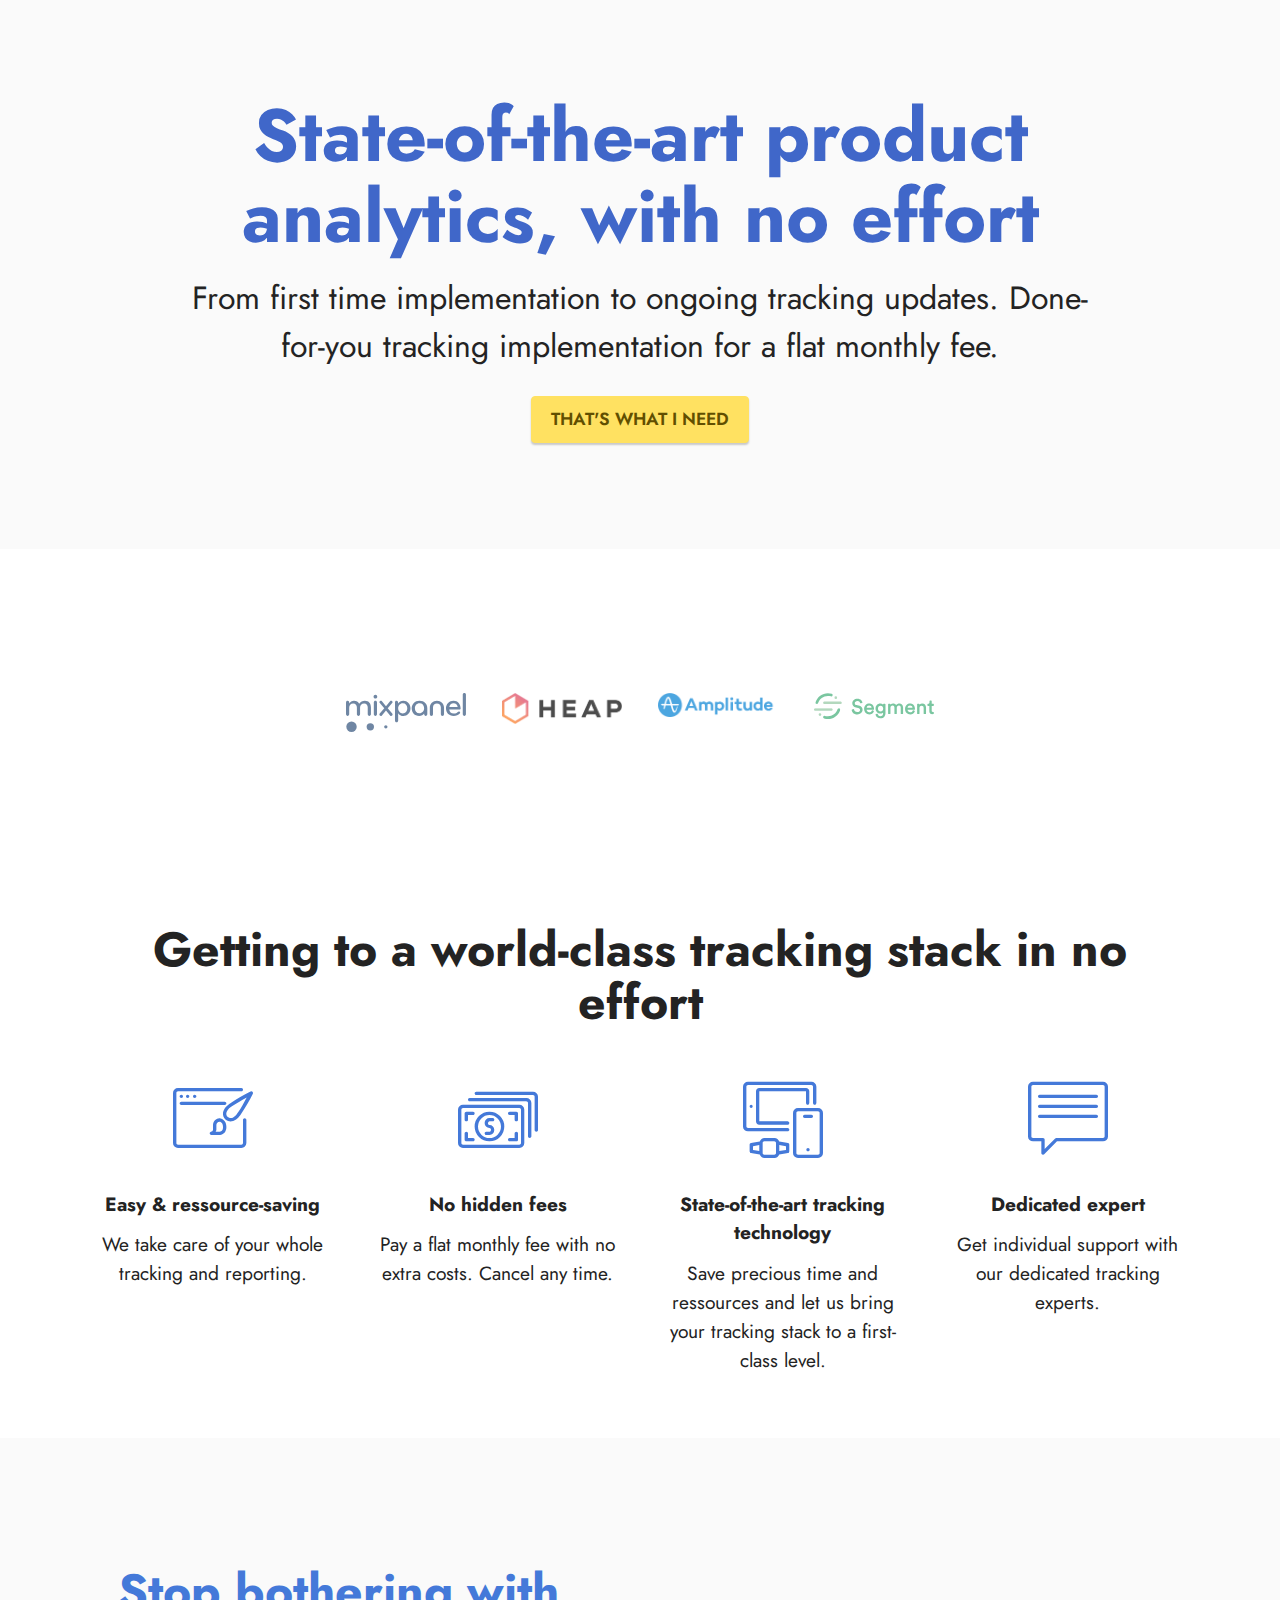
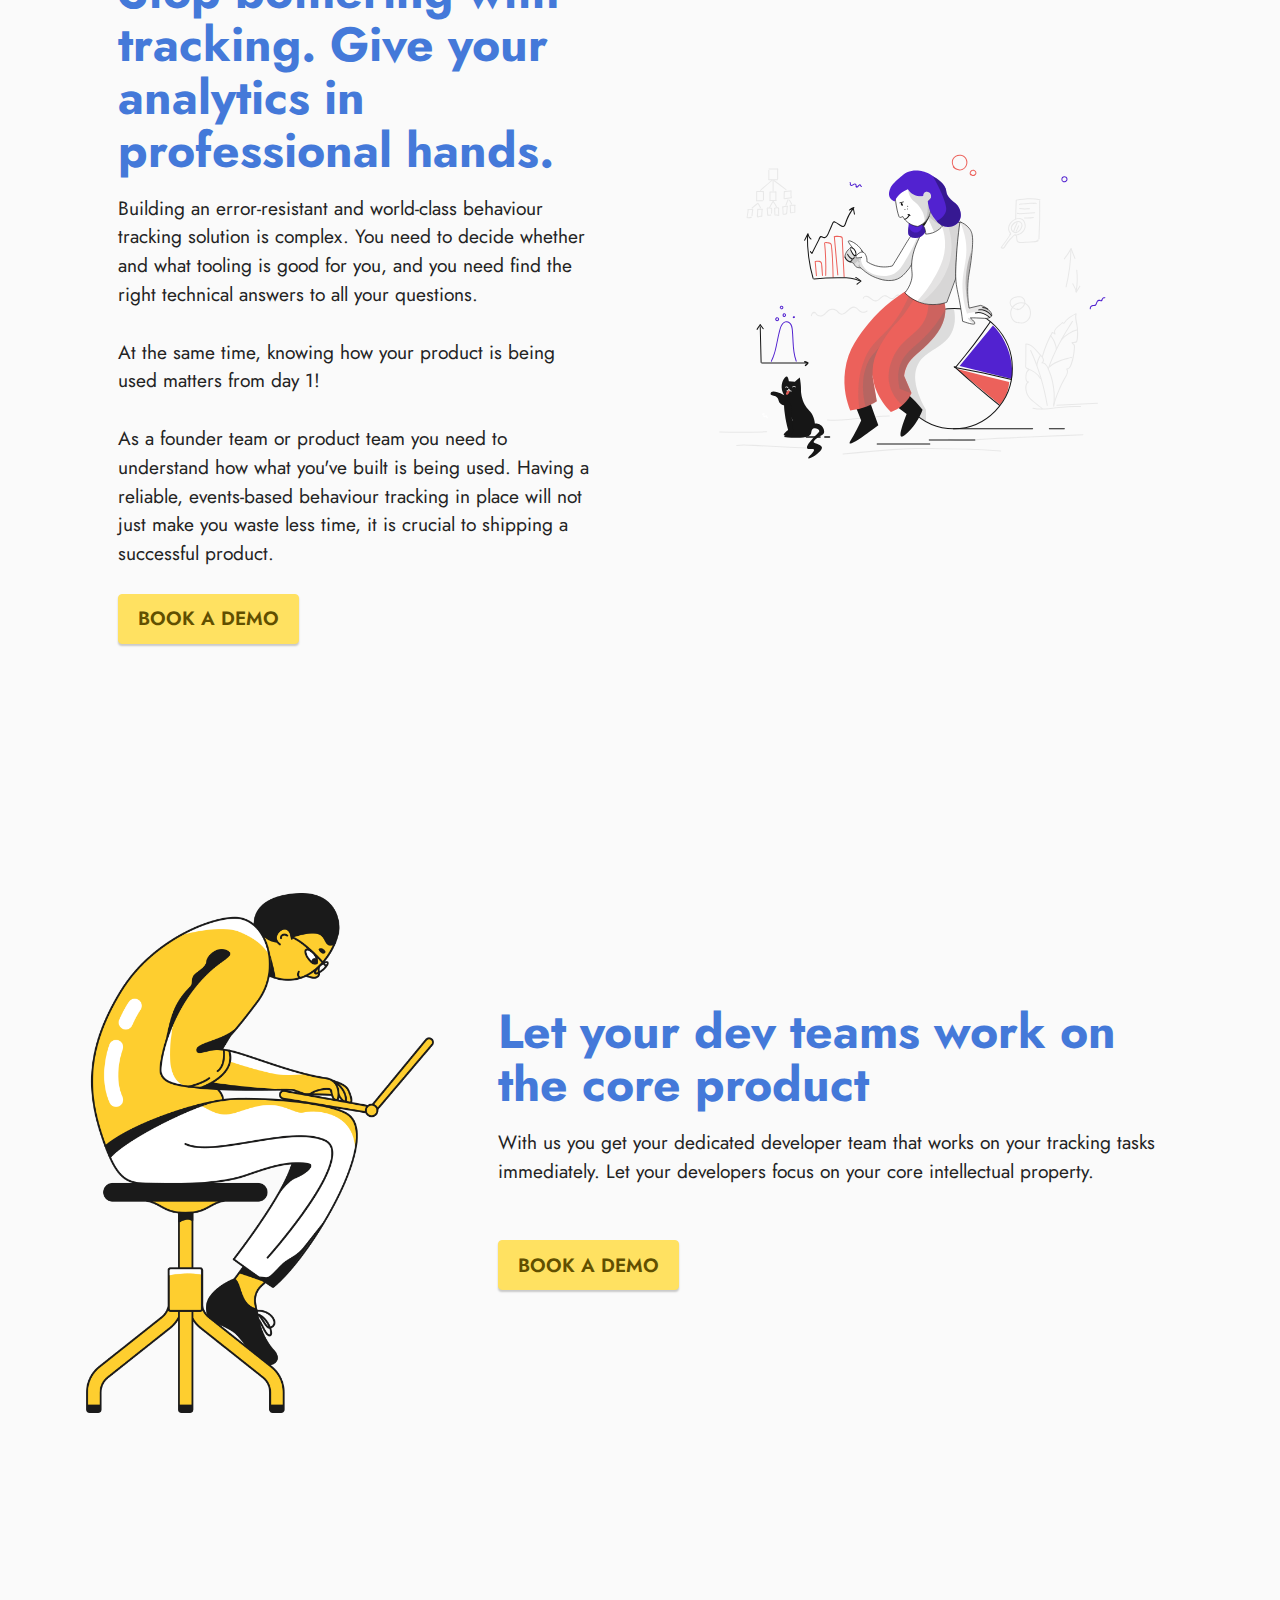
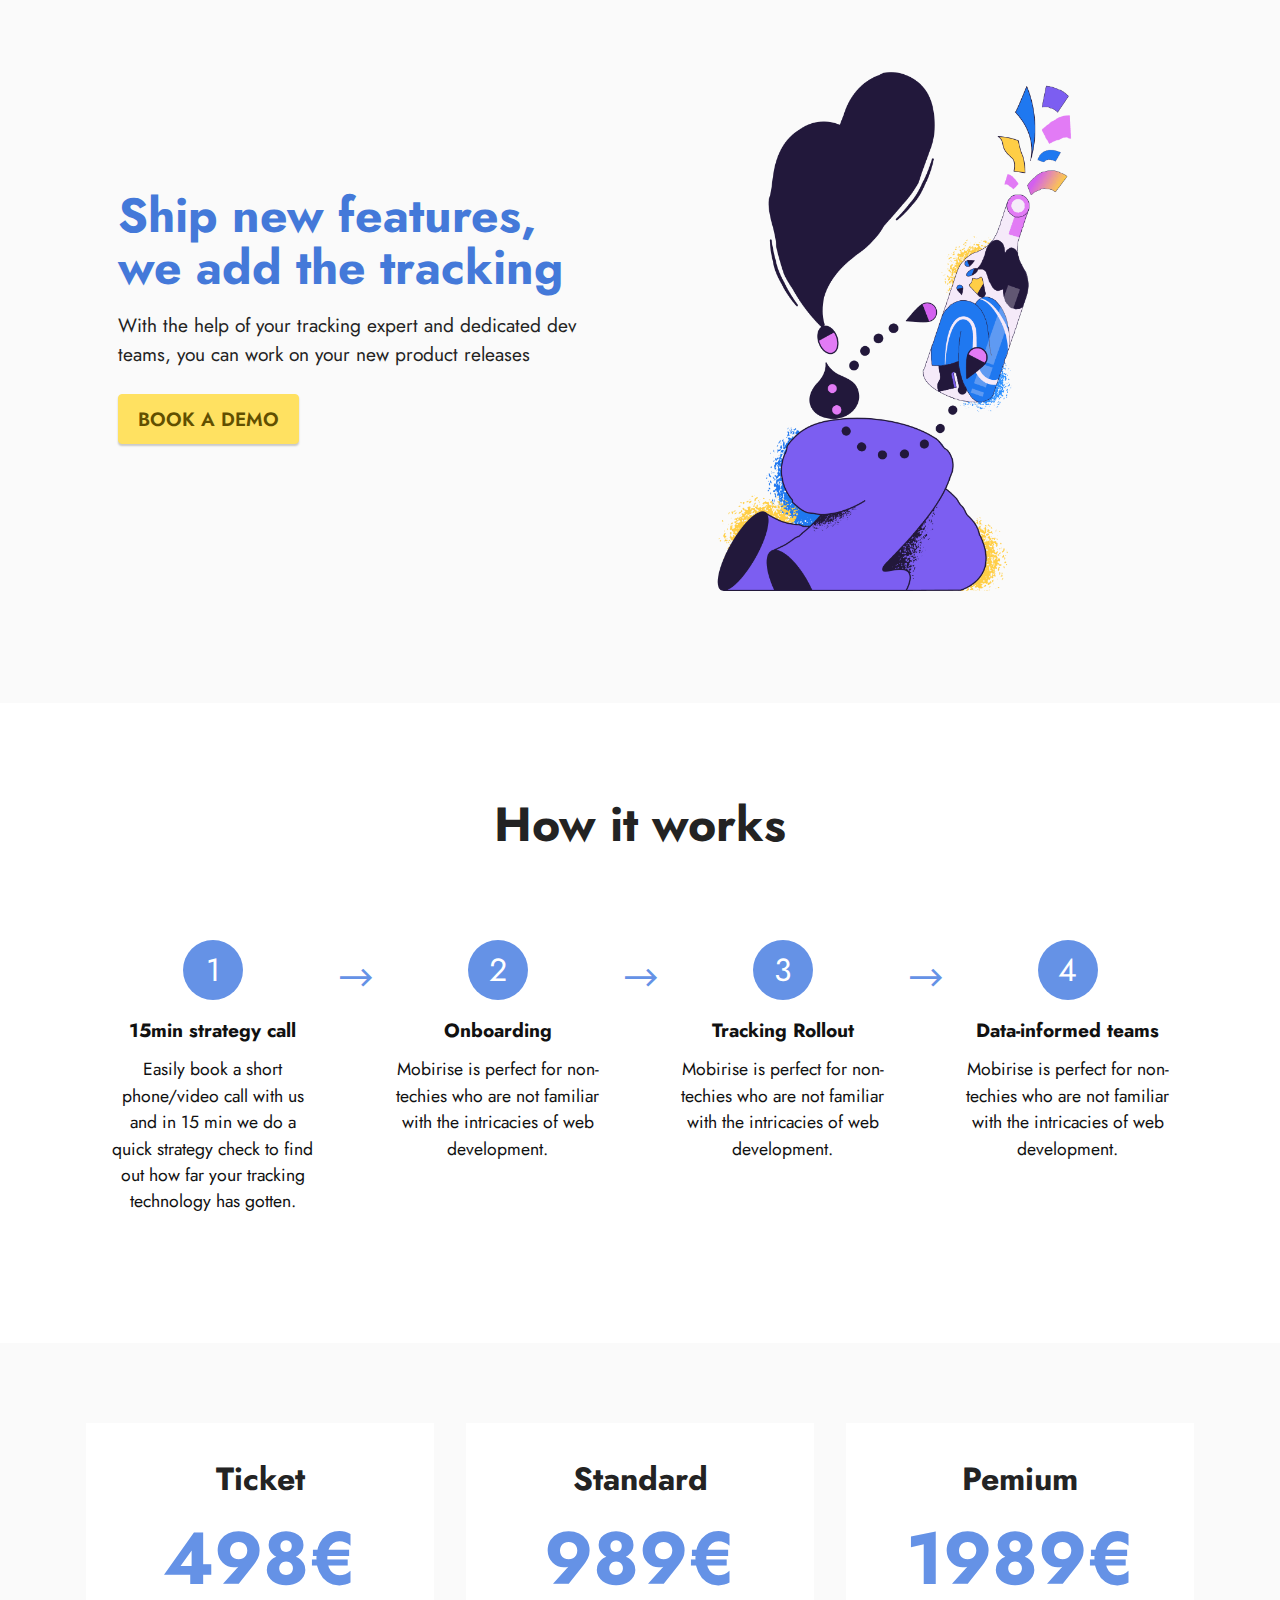
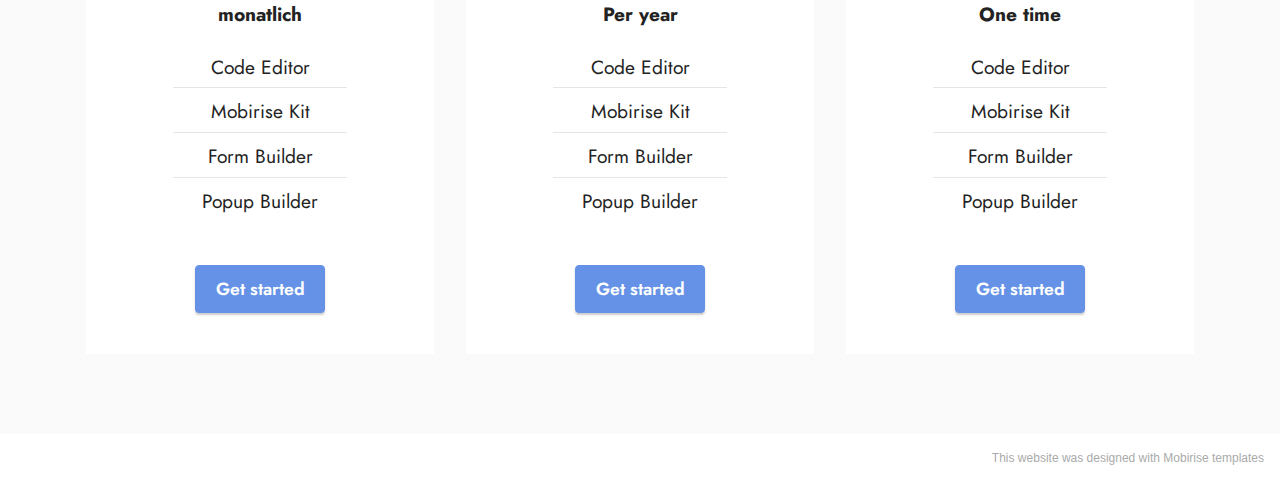
<file: tracking/index.html>
<!DOCTYPE html>
<html  >
<head>
  <!-- Site made with Mobirise Website Builder v5.2.0, https://mobirise.com -->
  <meta charset="UTF-8">
  <meta http-equiv="X-UA-Compatible" content="IE=edge">
  <meta name="generator" content="Mobirise v5.2.0, mobirise.com">
  <meta name="viewport" content="width=device-width, initial-scale=1, minimum-scale=1">
  <link rel="shortcut icon" href="assets/images/logo5.png" type="image/x-icon">
  <meta name="description" content="">
  
  
  <title>Home</title>
  <link rel="stylesheet" href="assets/web/assets/mobirise-icons2/mobirise2.css">
  <link rel="stylesheet" href="assets/web/assets/mobirise-icons/mobirise-icons.css">
  <link rel="stylesheet" href="assets/tether/tether.min.css">
  <link rel="stylesheet" href="assets/bootstrap/css/bootstrap.min.css">
  <link rel="stylesheet" href="assets/bootstrap/css/bootstrap-grid.min.css">
  <link rel="stylesheet" href="assets/bootstrap/css/bootstrap-reboot.min.css">
  <link rel="stylesheet" href="assets/theme/css/style.css">
  <link rel="preload" as="style" href="assets/mobirise/css/mbr-additional.css"><link rel="stylesheet" href="assets/mobirise/css/mbr-additional.css" type="text/css">
  
  
  
  
</head>
<body>
  
  <section class="header10 cid-st36Om0r8w" id="header10-0">

    

    

    <div class="align-center container-fluid">
        <div class="row justify-content-center">
            <div class="col-md-12 col-lg-9">
                <h1 class="mbr-section-title mbr-fonts-style mb-3 display-1"><strong>State-of-the-art product analytics, with no effort</strong></h1>
                <p class="mbr-text mbr-fonts-style display-5">From first time implementation to ongoing tracking updates. Done-for-you tracking implementation for a flat monthly fee.</p>
                <div class="mbr-section-btn mt-3"><a class="btn btn-warning display-4" href="https://calendly.com/christianseidel-cs/introduction" target="_blank">THAT'S WHAT I NEED</a></div>
                
            </div>
        </div>
    </div>
</section>

<section class="clients1 cid-st3fCivnCj" id="clients1-1">
    
    <div class="images-container container-fluid">
        <div class="mbr-section-head">
            
            
            
        </div>
        <div class="row justify-content-center mt-4">
            <div class="col-md-3 card">
                <img src="assets/images/mixpanel.svg" alt="">
            </div>
            <div class="col-md-3 card">
                <img src="assets/images/heap-logo.png" alt="">
            </div>
            <div class="col-md-3 card">
                <img src="assets/images/256px-amplitude-logo.svg.png" alt="">
            </div>
            <div class="col-md-3 card">
                <img src="assets/images/segment-vector-logo-2.svg" alt="">
            </div>
            
            
            
            
        </div>
    </div>
</section>

<section class="features1 cid-st3gZe4oXg" id="features1-2">
    

    
    <div class="container">
        <div class="row">
            <div class="col-12">
                <h3 class="mbr-section-title mbr-fonts-style align-center mb-0 display-2">
                    <strong>Getting to a world-class tracking stack in no effort</strong></h3>
                
            </div>
        </div>
        <div class="row">
            <div class="card col-12 col-md-6 col-lg-3">
                <div class="card-wrapper">
                    <div class="card-box align-center">
                        <div class="iconfont-wrapper">
                            <span class="mbr-iconfont mbri-website-theme"></span>
                        </div>
                        <h5 class="card-title mbr-fonts-style display-7"><strong>Easy &amp; ressource-saving</strong></h5>
                        <p class="card-text mbr-fonts-style display-7">We take care of your whole tracking and reporting.</p>
                    </div>
                </div>
            </div>
            <div class="card col-12 col-md-6 col-lg-3">
                <div class="card-wrapper">
                    <div class="card-box align-center">
                        <div class="iconfont-wrapper">
                            <span class="mbr-iconfont mbri-cash"></span>
                        </div>
                        <h5 class="card-title mbr-fonts-style display-7"><strong>No hidden fees</strong></h5>
                        <p class="card-text mbr-fonts-style display-7">Pay a flat monthly fee with no extra costs. Cancel any time.</p>
                    </div>
                </div>
            </div>
            <div class="card col-12 col-md-6 col-lg-3">
                <div class="card-wrapper">
                    <div class="card-box align-center">
                        <div class="iconfont-wrapper">
                            <span class="mbr-iconfont mbri-devices"></span>
                        </div>
                        <h5 class="card-title mbr-fonts-style display-7"><strong>State-of-the-art tracking technology</strong></h5>
                        <p class="card-text mbr-fonts-style display-7">Save precious time and ressources and let us bring your tracking stack to a first-class level.</p>
                    </div>
                </div>
            </div>
            <div class="card col-12 col-md-6 col-lg-3">
                <div class="card-wrapper">
                    <div class="card-box align-center">
                        <div class="iconfont-wrapper">
                            <span class="mbr-iconfont mbri-chat"></span>
                        </div>
                        <h5 class="card-title mbr-fonts-style display-7"><strong>Dedicated expert</strong></h5>
                        <p class="card-text mbr-fonts-style display-7">Get individual support with our dedicated tracking experts.</p>
                    </div>
                </div>
            </div>
        </div>
    </div>
</section>

<section class="header11 cid-st3oOfllPC" id="header11-5">

    

    

    <div class="container">
        <div class="row justify-content-center">
            <div class="col-12 col-md-6 image-wrapper">
                <img class="w-100" src="assets/images/pixeltrue-data-analyse-1.svg" alt="Mobirise">
            </div>
            <div class="col-12 col-md">
                <div class="text-wrapper text-center">
                    <h1 class="mbr-section-title mbr-fonts-style mb-3 display-2"><strong>Stop bothering with tracking. Give your analytics in professional hands.</strong><strong><br></strong></h1>
                    <p class="mbr-text mbr-fonts-style display-7">Building an error-resistant and world-class behaviour tracking solution is complex. You need to decide whether and what tooling is good for you, and you need find the right technical answers to all your questions.<br><br>At the same time, knowing how your product is being used matters from day 1!<br><br>As a founder team or product team you need to understand how what you've built is being used. Having a reliable, events-based behaviour tracking in place will not just make you waste less time, it is crucial to shipping a successful product.</p>
                    <div class="mbr-section-btn mt-3"><a class="btn btn-warning display-7" href="https://mobiri.se">BOOK A DEMO</a></div>
                </div>
            </div>
        </div>
    </div>
</section>

<section class="header11 cid-st3scWpS1b" id="header11-7">

    

    

    <div class="container">
        <div class="row justify-content-center">
            <div class="col-12 col-md-4 image-wrapper">
                <img class="w-100" src="assets/images/taxi-579.png" alt="Mobirise">
            </div>
            <div class="col-12 col-md">
                <div class="text-wrapper text-center">
                    <h1 class="mbr-section-title mbr-fonts-style mb-3 display-2"><strong>Let your dev teams work on the core product</strong></h1>
                    <p class="mbr-text mbr-fonts-style display-7">With us you get your dedicated developer team that works on your tracking tasks immediately. Let your developers focus on your core intellectual property.<br><br></p>
                    <div class="mbr-section-btn mt-3"><a class="btn btn-warning display-7" href="https://mobiri.se">BOOK A DEMO</a></div>
                </div>
            </div>
        </div>
    </div>
</section>

<section class="header11 cid-st3tDB5MB9" id="header11-8">

    

    

    <div class="container">
        <div class="row justify-content-center">
            <div class="col-12 col-md-6 image-wrapper">
                <img class="w-100" src="assets/images/conifer-243.png" alt="Mobirise">
            </div>
            <div class="col-12 col-md">
                <div class="text-wrapper text-center">
                    <h1 class="mbr-section-title mbr-fonts-style mb-3 display-2"><strong>Ship new features, we add the tracking</strong></h1>
                    <p class="mbr-text mbr-fonts-style display-7">With the help of your tracking expert and dedicated dev teams, you can work on your new product releases&nbsp;</p>
                    <div class="mbr-section-btn mt-3"><a class="btn btn-warning display-7" href="https://mobiri.se">BOOK A DEMO</a></div>
                </div>
            </div>
        </div>
    </div>
</section>

<section class="features23 cid-st3xB3r0dS" id="features24-9">

    
    
    <div class="container">
        <div class="row justify-content-center">
            <div class="col-12">
                <div class="card-wrapper mb-4">
                    <div class="card-box align-center">
                        <h4 class="card-title mbr-fonts-style mb-4 display-2">
                            <strong>How it works</strong></h4>
                        
                        
                    </div>
                </div>
            </div>
            <div class="col-12 col-md-6 col-lg-3">
                <div class="item first mbr-flex p-4">
                    <div class="icon-wrap w-100">
                        <div class="icon-box">
                            <span class="step-number mbr-fonts-style display-5">1</span>
                        </div>
                    </div>

                    <div class="text-box">
                        <h4 class="icon-title card-title mbr-black mbr-fonts-style display-7">
                            <strong>15min strategy call</strong></h4>
                        <h5 class="mbr-text mbr-black mbr-fonts-style display-4">Easily book a short phone/video call with us and in 15 min we do a quick strategy check to find out how far your tracking technology has gotten.</h5>
                    </div>
                </div>
                <!-- <span mbr-icon class="mbr-iconfont mobi-mbri-devices mobi-mbri"></span> -->
            </div>
            <div class="col-12 col-md-6 col-lg-3">
                <div class="item mbr-flex p-4">
                    <div class="icon-wrap w-100">
                        <div class="icon-box">
                            <span class="step-number mbr-fonts-style display-5">2</span>
                        </div>
                    </div>
                    <div class="text-box">
                        <h4 class="icon-title card-title mbr-black mbr-fonts-style display-7">
                            <strong>Onboarding</strong></h4>
                        <h5 class="mbr-text mbr-black mbr-fonts-style display-4">Mobirise is perfect for non-techies who
                            are not familiar
                            with
                            the intricacies of web development.</h5>
                    </div>
                </div>
            </div>
            <div class="col-12 col-md-6 col-lg-3">
                <div class="item mbr-flex p-4">
                    <div class="icon-wrap w-100">
                        <div class="icon-box">
                            <span class="step-number mbr-fonts-style display-5">3</span>
                        </div>
                    </div>
                    <div class="text-box">
                        <h4 class="icon-title card-title mbr-black mbr-fonts-style display-7">
                            <strong>Tracking Rollout</strong></h4>
                        <h5 class="mbr-text mbr-black mbr-fonts-style display-4">Mobirise is perfect for non-techies who
                            are not familiar
                            with
                            the intricacies of web development.</h5>
                    </div>
                </div>
            </div>
            <div class="col-12 col-md-6 col-lg-3">
                <div class="item mbr-flex p-4">
                    <div class="icon-wrap w-100">
                        <div class="icon-box">
                            <span class="step-number mbr-fonts-style display-5">4</span>
                        </div>
                    </div>
                    <div class="text-box">
                        <h4 class="icon-title card-title mbr-black mbr-fonts-style display-7">
                            <strong>Data-informed teams</strong></h4>
                        <h5 class="mbr-text mbr-black mbr-fonts-style display-4">Mobirise is perfect for non-techies who
                            are not familiar
                            with
                            the intricacies of web development.</h5>
                    </div>
                </div>
            </div>
            
            
            
            
        </div>
    </div>
</section>

<section class="pricing2 cid-st3yNJG6GM" id="pricing2-a">
    

    
    <div class="container">
        <div class="row justify-content-center">
            <div class="col-12 col-md-6 align-center col-lg-4">
                <div class="plan">
                    <div class="plan-header">
                        <h6 class="plan-title mbr-fonts-style mb-3 display-5">
                            <strong>Ticket</strong></h6>
                        <div class="plan-price">
                            <p class="price mbr-fonts-style m-0 display-1"><strong>498€</strong></p>
                            <p class="price-term mbr-fonts-style mb-3 display-7"><strong>monatlich</strong></p>
                        </div>
                    </div>
                    <div class="plan-body">
                        <div class="plan-list mb-4">
                            <ul class="list-group mbr-fonts-style list-group-flush display-7">
                                <li class="list-group-item">Code Editor
                                </li><li class="list-group-item">Mobirise Kit
                                </li><li class="list-group-item">Form Builder
                                </li><li class="list-group-item">Popup Builder</li>
                            </ul>
                        </div>
                        <div class="mbr-section-btn text-center">
                            <a href="https://mobiri.se" class="btn btn-primary display-4">Get started</a>
                        </div>
                    </div>
                </div>
            </div>
            <div class="col-12 col-md-6 align-center col-lg-4">
                <div class="plan">
                    <div class="plan-header">
                        <h6 class="plan-title mbr-fonts-style mb-3 display-5">
                            <strong>Standard</strong></h6>
                        <div class="plan-price">
                            <p class="price mbr-fonts-style m-0 display-1"><strong>989€</strong></p>
                            <p class="price-term mbr-fonts-style mb-3 display-7"><strong>Per year</strong>
                            </p>
                        </div>
                    </div>
                    <div class="plan-body">
                        <div class="plan-list mb-4">
                            <ul class="list-group mbr-fonts-style list-group-flush display-7">
                                <li class="list-group-item">Code Editor
                                </li><li class="list-group-item">Mobirise Kit
                                </li><li class="list-group-item">Form Builder
                                </li><li class="list-group-item">Popup Builder</li>
                            </ul>
                        </div>
                        <div class="mbr-section-btn text-center">
                            <a href="https://mobiri.se" class="btn btn-primary display-4">Get started</a>
                        </div>
                    </div>
                </div>
            </div>
            <div class="col-12 col-md-6 align-center col-lg-4">
                <div class="plan">
                    <div class="plan-header">
                        <h6 class="plan-title mbr-fonts-style mb-3 display-5">
                            <strong>Pemium</strong></h6>
                        <div class="plan-price">
                            <p class="price mbr-fonts-style m-0 display-1"><strong>1989€</strong></p>
                            <p class="price-term mbr-fonts-style mb-3 display-7"><strong>One time</strong>
                            </p>
                        </div>
                    </div>
                    <div class="plan-body">
                        <div class="plan-list mb-4">
                            <ul class="list-group mbr-fonts-style list-group-flush display-7">
                                <li class="list-group-item">Code Editor
                                </li><li class="list-group-item">Mobirise Kit
                                </li><li class="list-group-item">Form Builder
                                </li><li class="list-group-item">Popup Builder</li>
                            </ul>
                        </div>
                        <div class="mbr-section-btn text-center">
                            <a href="https://mobiri.se" class="btn btn-primary display-4">Get started</a>
                        </div>
                    </div>
                </div>
            </div>
            
        </div>
    </div>
</section><section style="background-color: #fff; font-family: -apple-system, BlinkMacSystemFont, 'Segoe UI', 'Roboto', 'Helvetica Neue', Arial, sans-serif; color:#aaa; font-size:12px; padding: 0; align-items: center; display: flex;"><a href="https://mobirise.site/g" style="flex: 1 1; height: 3rem; padding-left: 1rem;"></a><p style="flex: 0 0 auto; margin:0; padding-right:1rem;"><a href="https://mobirise.site/q" style="color:#aaa;">This website</a> was designed with Mobirise templates</p></section><script src="assets/web/assets/jquery/jquery.min.js"></script>  <script src="assets/popper/popper.min.js"></script>  <script src="assets/tether/tether.min.js"></script>  <script src="assets/bootstrap/js/bootstrap.min.js"></script>  <script src="assets/smoothscroll/smooth-scroll.js"></script>  <script src="assets/theme/js/script.js"></script>  
  
  
</body>
</html>
</file>
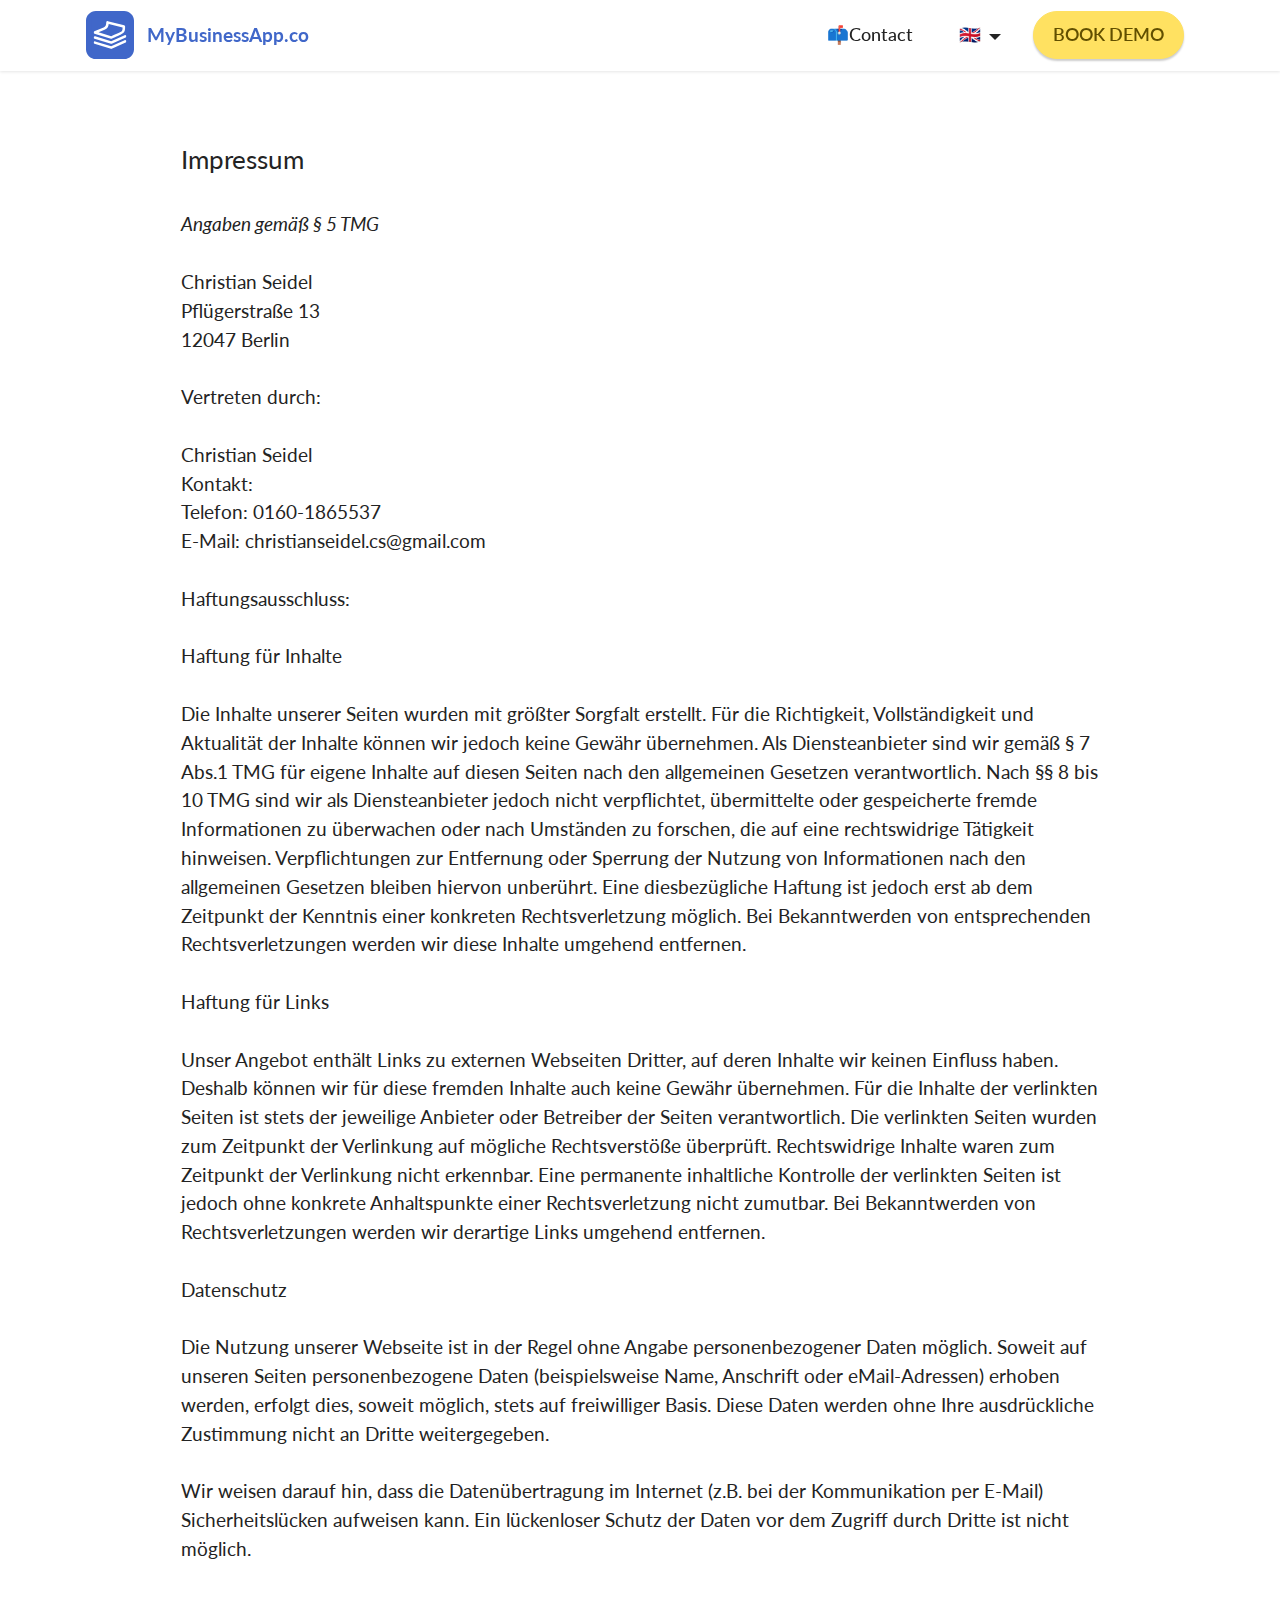
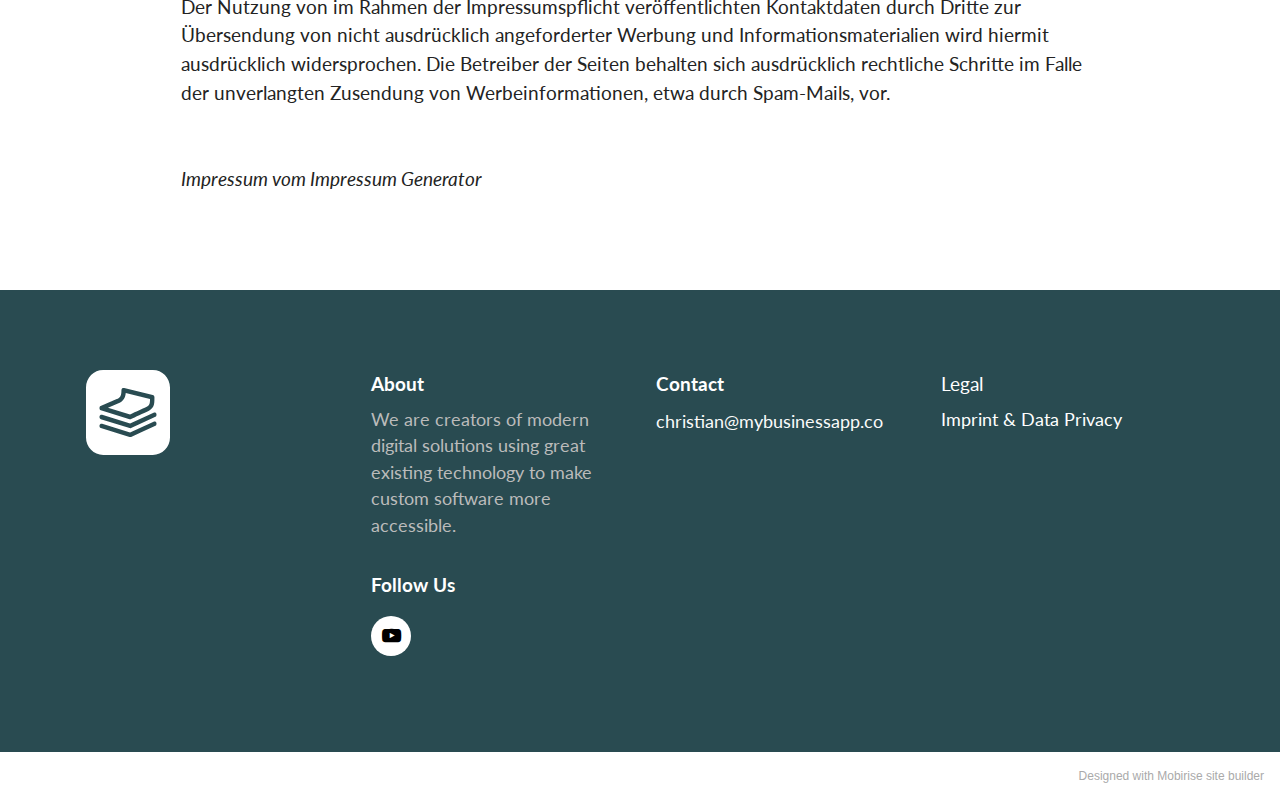
<file: imprint.html>
<!DOCTYPE html>
<html  >
<head>
  <!-- Site made with Mobirise Website Builder v5.2.0, https://mobirise.com -->
  <meta charset="UTF-8">
  <meta http-equiv="X-UA-Compatible" content="IE=edge">
  <meta name="generator" content="Mobirise v5.2.0, mobirise.com">
  <meta name="viewport" content="width=device-width, initial-scale=1, minimum-scale=1">
  <link rel="shortcut icon" href="assets/images/mybusinessapp-logo-darkblue.svg" type="image/x-icon">
  <meta name="description" content="MyBusinessApp.co builds custom business apps in record time.">
  
  
  <title>Imprint</title>
  <link rel="stylesheet" href="assets/tether/tether.min.css">
  <link rel="stylesheet" href="assets/bootstrap/css/bootstrap.min.css">
  <link rel="stylesheet" href="assets/bootstrap/css/bootstrap-grid.min.css">
  <link rel="stylesheet" href="assets/bootstrap/css/bootstrap-reboot.min.css">
  <link rel="stylesheet" href="assets/dropdown/css/style.css">
  <link rel="stylesheet" href="assets/socicon/css/styles.css">
  <link rel="stylesheet" href="assets/theme/css/style.css">
  <link rel="preload" as="style" href="assets/mobirise/css/mbr-additional.css"><link rel="stylesheet" href="assets/mobirise/css/mbr-additional.css" type="text/css">
  
  
  
  
</head>
<body>
  
  <section class="menu menu1 cid-sqqwJXNxqY" once="menu" id="menu1-2h">
    

    <nav class="navbar navbar-dropdown navbar-fixed-top navbar-expand-lg">
        <div class="container">
            <div class="navbar-brand">
                <span class="navbar-logo">
                    <a href="https://mybusinessapp.co">
                        <img src="assets/images/mybusinessapp-logo-darkblue.svg" alt="MyBusinessApp.co Logo" style="height: 3rem;">
                    </a>
                </span>
                <span class="navbar-caption-wrap"><a class="navbar-caption text-primary display-7" href="/index.html">MyBusinessApp.co</a></span>
            </div>
            <button class="navbar-toggler" type="button" data-toggle="collapse" data-target="#navbarSupportedContent" aria-controls="navbarNavAltMarkup" aria-expanded="false" aria-label="Toggle navigation">
                <div class="hamburger">
                    <span></span>
                    <span></span>
                    <span></span>
                    <span></span>
                </div>
            </button>
            <div class="collapse navbar-collapse" id="navbarSupportedContent">
                <ul class="navbar-nav nav-dropdown" data-app-modern-menu="true"><li class="nav-item"><a class="nav-link link text-black text-primary display-4" href="index.html#form3-2a">📫Contact</a>
                    </li><li class="nav-item dropdown"><a class="nav-link link text-black dropdown-toggle display-4" href="#" data-toggle="dropdown-submenu" aria-expanded="false">🇬🇧</a><div class="dropdown-menu"><a class="text-black dropdown-item text-primary display-4" href="https://mybusinessapp.co/de">🇩🇪 Deutsch</a><a class="text-black dropdown-item text-primary display-4" href="index.html">🇬🇧 English</a></div></li></ul>
                
                <div class="navbar-buttons mbr-section-btn"><a class="btn btn-warning display-4" href="https://calendly.com/christianseidel-cs/introduction" target="_blank">
                        BOOK DEMO</a></div>
            </div>
        </div>
    </nav>
</section>

<section class="content5 cid-sr5wcnBj6w" id="content5-2k">
    
    <div class="container">
        <div class="row justify-content-center">
            <div class="col-md-12 col-lg-10">
                
                <h4 class="mbr-section-subtitle mbr-fonts-style mb-4 display-5">
                    Impressum</h4>
                <p class="mbr-text mbr-fonts-style display-7"><em>Angaben gemäß § 5 TMG<br></em><br>Christian Seidel<br>Pflügerstraße 13<br>12047 Berlin<br><br>Vertreten durch:<br><br>Christian Seidel<br>Kontakt:<br>Telefon: 0160-1865537<br>E-Mail: christianseidel.cs@gmail.com<br><br>Haftungsausschluss:<br><br>Haftung für Inhalte<br><br>Die Inhalte unserer Seiten wurden mit größter Sorgfalt erstellt. Für die Richtigkeit, Vollständigkeit und Aktualität der Inhalte können wir jedoch keine Gewähr übernehmen. Als Diensteanbieter sind wir gemäß § 7 Abs.1 TMG für eigene Inhalte auf diesen Seiten nach den allgemeinen Gesetzen verantwortlich. Nach §§ 8 bis 10 TMG sind wir als Diensteanbieter jedoch nicht verpflichtet, übermittelte oder gespeicherte fremde Informationen zu überwachen oder nach Umständen zu forschen, die auf eine rechtswidrige Tätigkeit hinweisen. Verpflichtungen zur Entfernung oder Sperrung der Nutzung von Informationen nach den allgemeinen Gesetzen bleiben hiervon unberührt. Eine diesbezügliche Haftung ist jedoch erst ab dem Zeitpunkt der Kenntnis einer konkreten Rechtsverletzung möglich. Bei Bekanntwerden von entsprechenden Rechtsverletzungen werden wir diese Inhalte umgehend entfernen.<br><br>Haftung für Links<br><br>Unser Angebot enthält Links zu externen Webseiten Dritter, auf deren Inhalte wir keinen Einfluss haben. Deshalb können wir für diese fremden Inhalte auch keine Gewähr übernehmen. Für die Inhalte der verlinkten Seiten ist stets der jeweilige Anbieter oder Betreiber der Seiten verantwortlich. Die verlinkten Seiten wurden zum Zeitpunkt der Verlinkung auf mögliche Rechtsverstöße überprüft. Rechtswidrige Inhalte waren zum Zeitpunkt der Verlinkung nicht erkennbar. Eine permanente inhaltliche Kontrolle der verlinkten Seiten ist jedoch ohne konkrete Anhaltspunkte einer Rechtsverletzung nicht zumutbar. Bei Bekanntwerden von Rechtsverletzungen werden wir derartige Links umgehend entfernen.<br><br>Datenschutz<br><br>Die Nutzung unserer Webseite ist in der Regel ohne Angabe personenbezogener Daten möglich. Soweit auf unseren Seiten personenbezogene Daten (beispielsweise Name, Anschrift oder eMail-Adressen) erhoben werden, erfolgt dies, soweit möglich, stets auf freiwilliger Basis. Diese Daten werden ohne Ihre ausdrückliche Zustimmung nicht an Dritte weitergegeben.<br><br>Wir weisen darauf hin, dass die Datenübertragung im Internet (z.B. bei der Kommunikation per E-Mail) Sicherheitslücken aufweisen kann. Ein lückenloser Schutz der Daten vor dem Zugriff durch Dritte ist nicht möglich.<br><br>Der Nutzung von im Rahmen der Impressumspflicht veröffentlichten Kontaktdaten durch Dritte zur Übersendung von nicht ausdrücklich angeforderter Werbung und Informationsmaterialien wird hiermit ausdrücklich widersprochen. Die Betreiber der Seiten behalten sich ausdrücklich rechtliche Schritte im Falle der unverlangten Zusendung von Werbeinformationen, etwa durch Spam-Mails, vor.<br><br><br><em>Impressum vom Impressum Generator</em></p>
            </div>
        </div>
    </div>
</section>

<section class="footer4 cid-sr5ofXcuqC" once="footers" id="footer4-2i">

    
    
    <div class="container">
        <div class="row mbr-white">
            <div class="col-6 col-lg-3">
                <div class="media-wrap col-md-4 col-12">
                    <a href="https://mobiri.se/">
                        <img src="assets/images/mybusinessapp-logo-white.svg" alt="Mobirise">
                    </a>
                </div>
            </div>
            <div class="col-12 col-md-6 col-lg-3">
                <h5 class="mbr-section-subtitle mbr-fonts-style mb-2 display-7">
                    <strong>About</strong>
                </h5>
                <p class="mbr-text mbr-fonts-style mb-4 display-4">We are creators of modern digital solutions using great existing technology to make custom software more accessible.</p>
                <h5 class="mbr-section-subtitle mbr-fonts-style mb-3 display-7">
                    <strong>Follow Us</strong>
                </h5>
                <div class="social-row display-7">
                    <div class="soc-item">
                        <a href="/" target="_blank">
                            <span class="mbr-iconfont socicon-youtube socicon"></span>
                        </a>
                    </div>
                    
                    
                    
                </div>
            </div>
            <div class="col-12 col-md-6 col-lg-3">
                <h5 class="mbr-section-subtitle mbr-fonts-style mb-2 display-7">
                    <strong>Contact</strong></h5>
                <ul class="list mbr-fonts-style display-4">
                    <li class="mbr-text item-wrap"><span style="font-size: 1.1rem;"><a href="mailto:christian@mybusinessapp.co" class="text-white">christian@mybusinessapp.co</a></span><br></li>
                </ul>
            </div>
            <div class="col-12 col-md-6 col-lg-3">
                <h5 class="mbr-section-subtitle mbr-fonts-style mb-2 display-7">Legal</h5>
                <ul class="list mbr-fonts-style display-4"><a href="imprint.html" class="text-info">Imprint &amp; Data Privacy</a></ul>
            </div>
            
        </div>
    </div>
</section><section style="background-color: #fff; font-family: -apple-system, BlinkMacSystemFont, 'Segoe UI', 'Roboto', 'Helvetica Neue', Arial, sans-serif; color:#aaa; font-size:12px; padding: 0; align-items: center; display: flex;"><a href="https://mobirise.site/t" style="flex: 1 1; height: 3rem; padding-left: 1rem;"></a><p style="flex: 0 0 auto; margin:0; padding-right:1rem;">Designed with Mobirise <a href="https://mobirise.site/j" style="color:#aaa;">site</a> builder</p></section><script src="assets/web/assets/jquery/jquery.min.js"></script>  <script src="assets/popper/popper.min.js"></script>  <script src="assets/tether/tether.min.js"></script>  <script src="assets/bootstrap/js/bootstrap.min.js"></script>  <script src="assets/web/assets/cookies-alert-plugin/cookies-alert-core.js"></script>  <script src="assets/web/assets/cookies-alert-plugin/cookies-alert-script.js"></script>  <script src="assets/smoothscroll/smooth-scroll.js"></script>  <script src="assets/dropdown/js/nav-dropdown.js"></script>  <script src="assets/dropdown/js/navbar-dropdown.js"></script>  <script src="assets/touchswipe/jquery.touch-swipe.min.js"></script>  <script src="assets/theme/js/script.js"></script>  
  
  
<div id="cookie-dialog" style="display: none;"><div id="cookiesdirective"><div style="position: fixed; top: 0; right: 0; bottom: 0; left: 0; background-color: rgb(0, 0, 0); opacity: 0.8; z-index: 9999;"></div><div style="position: fixed; top: 0; right: 0; bottom: 0; left: 0; display: flex; align-items: center; z-index: 10000"><div class="cookie-wrapper" style="position: relative; width: 100%; max-width: 500px; margin-right: auto; margin-left: auto; padding: 1rem; text-align: center; border-radius: .3rem; box-shadow: 0 10px 40px 0 rgba(0,0,0,0.2); color:#424a4d; background:rgba(250, 250, 250, 0.99);"><div class="mbr-text"><p class="display-7">We use cookies to give you the best experience. Read our <a style='color: #424a4d; text-decoration: underline;' href='privacy.html'>cookie policy</a>.</p></div><div class="mbr-section-btn"><a style="margin:0;;" class="btn btn-sm btn-primary display-7" id="impliedsubmit">Agree</a></div></div></div></div></div>
  <input name="cookieData" type="hidden" data-cookie-customDialogSelector='#cookie-dialog' data-cookie-colorText='#424a4d' data-cookie-colorBg='rgba(250, 250, 250, 0.99)' data-cookie-textButton='Agree' data-cookie-colorButton='' data-cookie-colorLink='#424a4d' data-cookie-underlineLink='true' data-cookie-text="We use cookies to give you the best experience. Read our <a href='privacy.html'>cookie policy</a>.">
  </body>
</html>
</file>
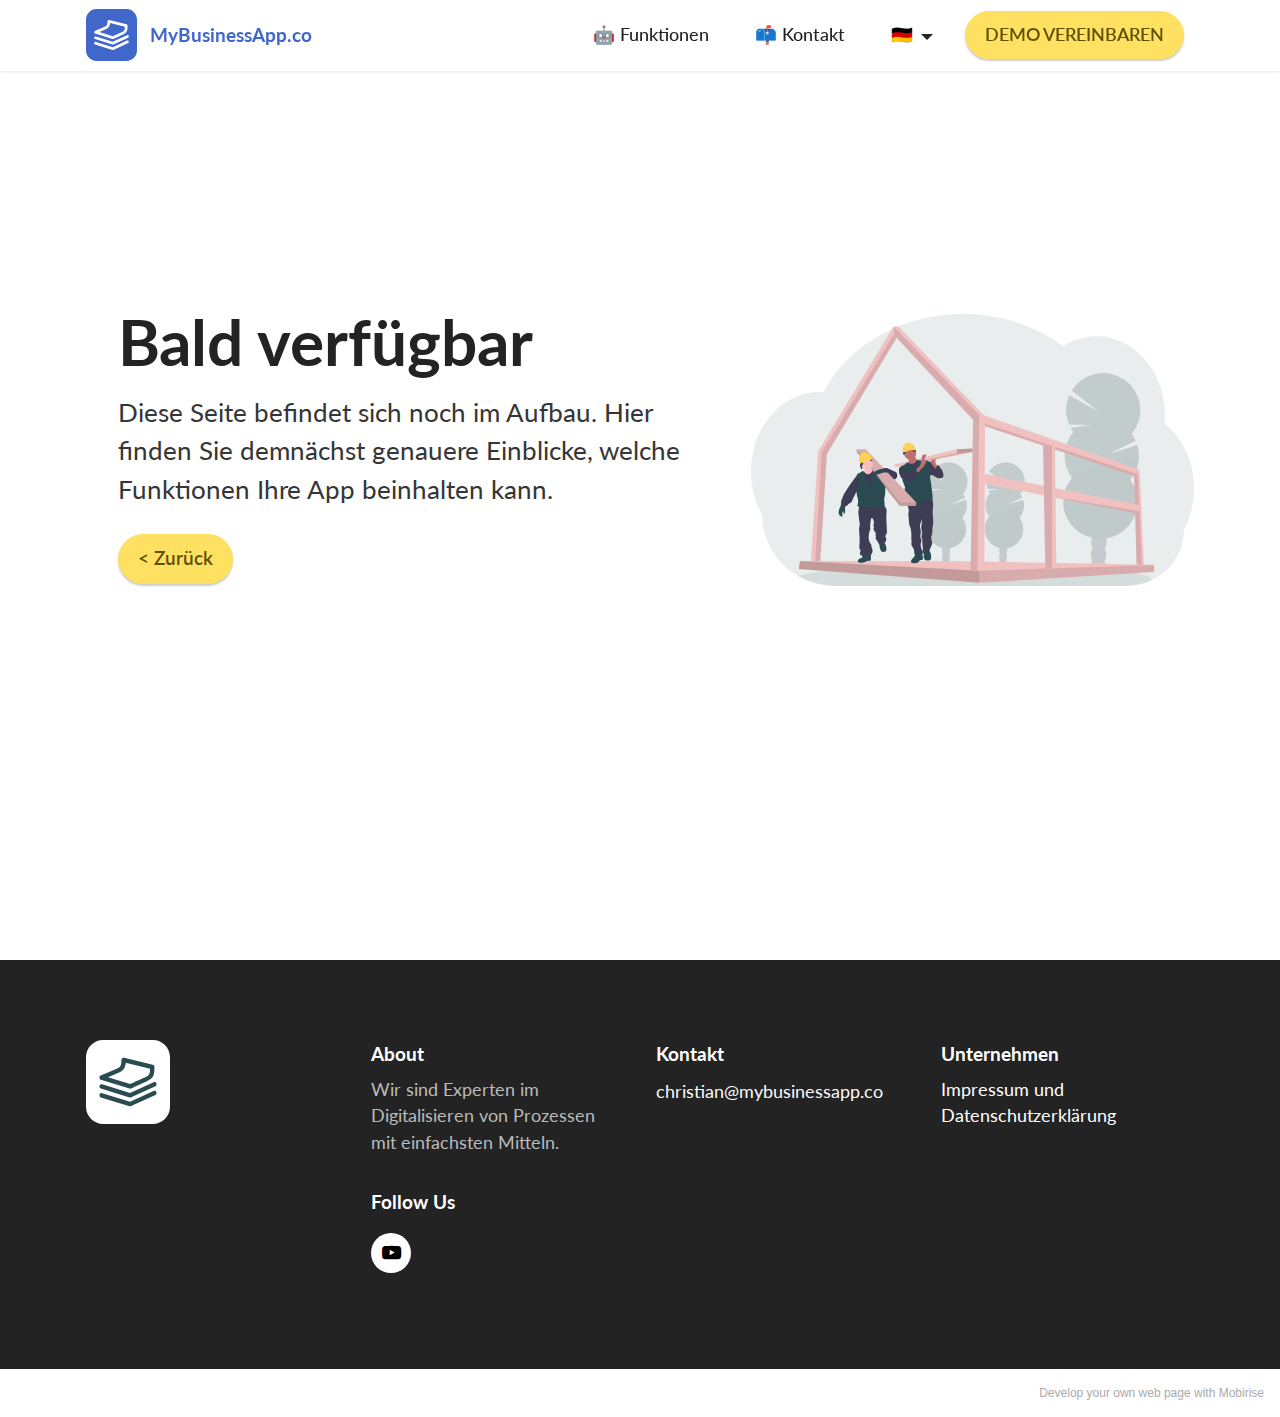
<file: de/funktionen.html>
<!DOCTYPE html>
<html  >
<head>
  <!-- Site made with Mobirise Website Builder v5.2.0, https://mobirise.com -->
  <meta charset="UTF-8">
  <meta http-equiv="X-UA-Compatible" content="IE=edge">
  <meta name="generator" content="Mobirise v5.2.0, mobirise.com">
  <meta name="viewport" content="width=device-width, initial-scale=1, minimum-scale=1">
  <link rel="shortcut icon" href="assets/images/mybusinessapp-logo-darkblue.svg" type="image/x-icon">
  <meta name="description" content="">
  
  
  <title>Funktionen</title>
  <link rel="stylesheet" href="assets/tether/tether.min.css">
  <link rel="stylesheet" href="assets/bootstrap/css/bootstrap.min.css">
  <link rel="stylesheet" href="assets/bootstrap/css/bootstrap-grid.min.css">
  <link rel="stylesheet" href="assets/bootstrap/css/bootstrap-reboot.min.css">
  <link rel="stylesheet" href="assets/dropdown/css/style.css">
  <link rel="stylesheet" href="assets/socicon/css/styles.css">
  <link rel="stylesheet" href="assets/theme/css/style.css">
  <link rel="preload" as="style" href="assets/mobirise/css/mbr-additional.css"><link rel="stylesheet" href="assets/mobirise/css/mbr-additional.css" type="text/css">
  
  
  
  
</head>
<body>
  
  <section class="header11 cid-srm1TfOd0Z mbr-fullscreen" id="header11-34">

    

    

    <div class="container">
        <div class="row justify-content-center">
            <div class="col-12 col-md-5 image-wrapper">
                <img class="w-100" src="assets/images/undraw-under-construction-46pa.svg" alt="Mobirise">
            </div>
            <div class="col-12 col-md">
                <div class="text-wrapper text-center">
                    <h1 class="mbr-section-title mbr-fonts-style mb-3 display-1"><strong>Bald verfügbar</strong></h1>
                    <p class="mbr-text mbr-fonts-style display-5">Diese Seite befindet sich noch im Aufbau. Hier finden Sie demnächst genauere Einblicke, welche Funktionen Ihre App beinhalten kann.</p>
                    <div class="mbr-section-btn mt-3"><a class="btn btn-warning display-7" href="index.html">&lt; Zurück</a></div>
                </div>
            </div>
        </div>
    </div>
</section>

<section class="menu menu1 cid-sqqwJXNxqY" once="menu" id="menu1-32">
    

    <nav class="navbar navbar-dropdown navbar-fixed-top navbar-expand-lg">
        <div class="container">
            <div class="navbar-brand">
                <span class="navbar-logo">
                    <a href="https://mybusinessapp.co/de">
                        <img src="assets/images/mybusinessapp-logo-darkblue.svg" alt="mybusinessapp logo" style="height: 3.2rem;">
                    </a>
                </span>
                <span class="navbar-caption-wrap"><a class="navbar-caption text-primary display-7" href="index.html">MyBusinessApp.co</a></span>
            </div>
            <button class="navbar-toggler" type="button" data-toggle="collapse" data-target="#navbarSupportedContent" aria-controls="navbarNavAltMarkup" aria-expanded="false" aria-label="Toggle navigation">
                <div class="hamburger">
                    <span></span>
                    <span></span>
                    <span></span>
                    <span></span>
                </div>
            </button>
            <div class="collapse navbar-collapse" id="navbarSupportedContent">
                <ul class="navbar-nav nav-dropdown" data-app-modern-menu="true"><li class="nav-item"><a class="nav-link link text-black text-primary display-4" href="funktionen.html">🤖 Funktionen</a></li>
                    <li class="nav-item"><a class="nav-link link text-black text-primary display-4" href="index.html#form3-2a">📫 Kontakt</a>
                    </li><li class="nav-item dropdown"><a class="nav-link link text-black dropdown-toggle display-4" href="#" data-toggle="dropdown-submenu" aria-expanded="false">🇩🇪</a><div class="dropdown-menu"><a class="text-black dropdown-item text-primary display-4" href="index.html">🇩🇪 Deutsch</a><a class="text-black dropdown-item text-primary display-4" href="https://mybusinessapp.co/">🇬🇧 English</a></div></li></ul>
                
                <div class="navbar-buttons mbr-section-btn"><a class="btn btn-warning display-4" href="https://calendly.com/christianseidel-cs/introduction" target="_blank">
                        DEMO VEREINBAREN</a></div>
            </div>
        </div>
    </nav>
</section>

<section class="footer4 cid-sr5ofXcuqC" once="footers" id="footer4-33">

    
    
    <div class="container">
        <div class="row mbr-white">
            <div class="col-6 col-lg-3">
                <div class="media-wrap col-md-4 col-12">
                    <a href="https://mobiri.se/">
                        <img src="assets/images/mybusinessapp-logo-white.svg" alt="Mobirise">
                    </a>
                </div>
            </div>
            <div class="col-12 col-md-6 col-lg-3">
                <h5 class="mbr-section-subtitle mbr-fonts-style mb-2 display-7">
                    <strong>About</strong>
                </h5>
                <p class="mbr-text mbr-fonts-style mb-4 display-4">Wir sind Experten im Digitalisieren von Prozessen mit einfachsten Mitteln.</p>
                <h5 class="mbr-section-subtitle mbr-fonts-style mb-3 display-7">
                    <strong>Follow Us</strong>
                </h5>
                <div class="social-row display-7">
                    <div class="soc-item">
                        <a href="/" target="_blank">
                            <span class="mbr-iconfont socicon-youtube socicon"></span>
                        </a>
                    </div>
                    
                    
                    
                </div>
            </div>
            <div class="col-12 col-md-6 col-lg-3">
                <h5 class="mbr-section-subtitle mbr-fonts-style mb-2 display-7">
                    <strong>Kontakt</strong></h5>
                <ul class="list mbr-fonts-style display-4">
                    <li class="mbr-text item-wrap"><span style="font-size: 1.1rem;"><a href="mailto:christian@mybusinessapp.co" class="text-white">christian@mybusinessapp.co</a></span><br></li>
                </ul>
            </div>
            <div class="col-12 col-md-6 col-lg-3">
                <h5 class="mbr-section-subtitle mbr-fonts-style mb-2 display-7"><strong>Unternehmen</strong></h5>
                <ul class="list mbr-fonts-style display-4"><a href="imprint.html" class="text-info text-primary">Impressum und Datenschutzerklärung</a></ul>
            </div>
            
        </div>
    </div>
</section><section style="background-color: #fff; font-family: -apple-system, BlinkMacSystemFont, 'Segoe UI', 'Roboto', 'Helvetica Neue', Arial, sans-serif; color:#aaa; font-size:12px; padding: 0; align-items: center; display: flex;"><a href="https://mobirise.site/w" style="flex: 1 1; height: 3rem; padding-left: 1rem;"></a><p style="flex: 0 0 auto; margin:0; padding-right:1rem;">Develop your own web page with <a href="https://mobirise.site/z" style="color:#aaa;">Mobirise</a></p></section><script src="assets/web/assets/jquery/jquery.min.js"></script>  <script src="assets/popper/popper.min.js"></script>  <script src="assets/tether/tether.min.js"></script>  <script src="assets/bootstrap/js/bootstrap.min.js"></script>  <script src="assets/web/assets/cookies-alert-plugin/cookies-alert-core.js"></script>  <script src="assets/web/assets/cookies-alert-plugin/cookies-alert-script.js"></script>  <script src="assets/smoothscroll/smooth-scroll.js"></script>  <script src="assets/dropdown/js/nav-dropdown.js"></script>  <script src="assets/dropdown/js/navbar-dropdown.js"></script>  <script src="assets/touchswipe/jquery.touch-swipe.min.js"></script>  <script src="assets/theme/js/script.js"></script>  
  
  
<div id="cookie-dialog" style="display: none;"><div id="cookiesdirective"><div style="position: fixed; top: 0; right: 0; bottom: 0; left: 0; background-color: rgb(0, 0, 0); opacity: 0.8; z-index: 9999;"></div><div style="position: fixed; top: 0; right: 0; bottom: 0; left: 0; display: flex; align-items: center; z-index: 10000"><div class="cookie-wrapper" style="position: relative; width: 100%; max-width: 500px; margin-right: auto; margin-left: auto; padding: 1rem; text-align: center; border-radius: .3rem; box-shadow: 0 10px 40px 0 rgba(0,0,0,0.2); color:#424a4d; background:rgba(250, 250, 250, 0.99);"><div class="mbr-text"><p class="display-7">We use cookies to give you the best experience. Read our <a style='color: #424a4d; text-decoration: underline;' href='privacy.html'>cookie policy</a>.</p></div><div class="mbr-section-btn"><a style="margin:0;;" class="btn btn-sm btn-primary display-7" id="impliedsubmit">Agree</a></div></div></div></div></div>
  <input name="cookieData" type="hidden" data-cookie-customDialogSelector='#cookie-dialog' data-cookie-colorText='#424a4d' data-cookie-colorBg='rgba(250, 250, 250, 0.99)' data-cookie-textButton='Agree' data-cookie-colorButton='' data-cookie-colorLink='#424a4d' data-cookie-underlineLink='true' data-cookie-text="We use cookies to give you the best experience. Read our <a href='privacy.html'>cookie policy</a>.">
  </body>
</html>
</file>
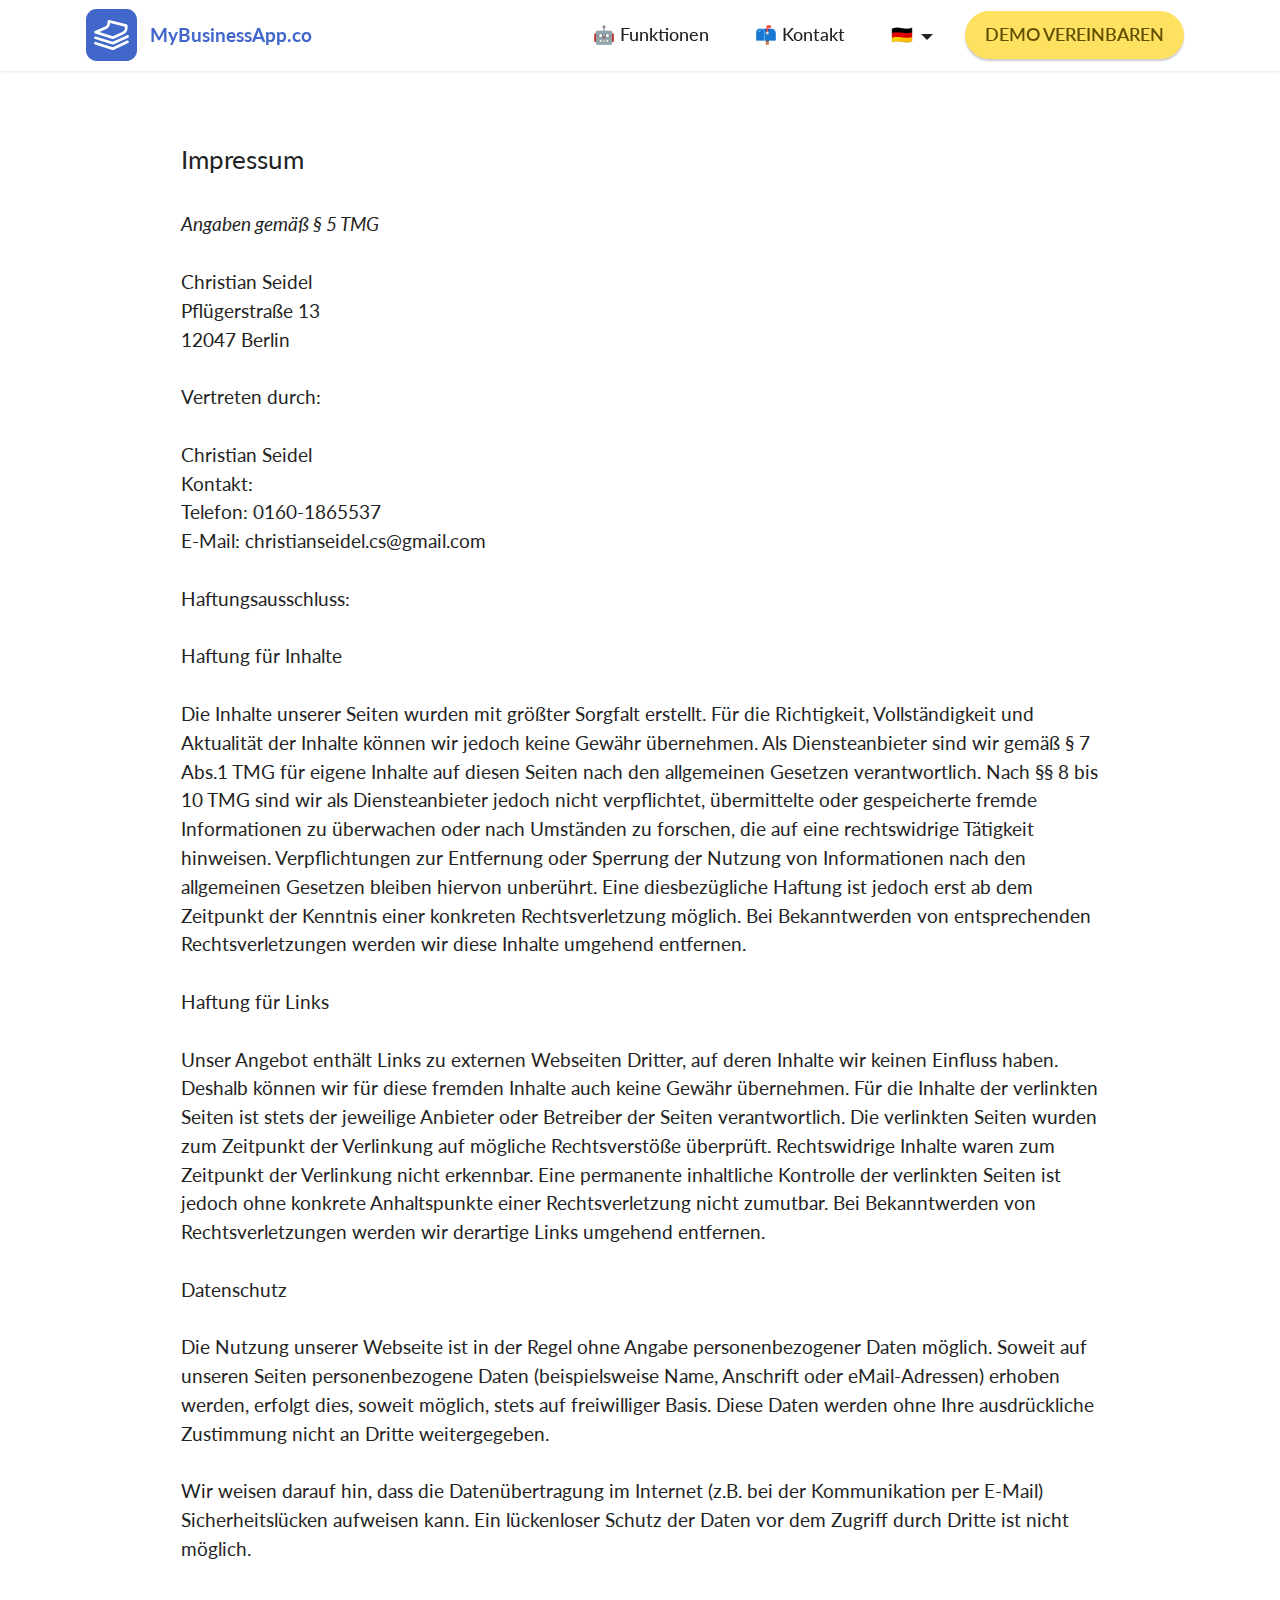
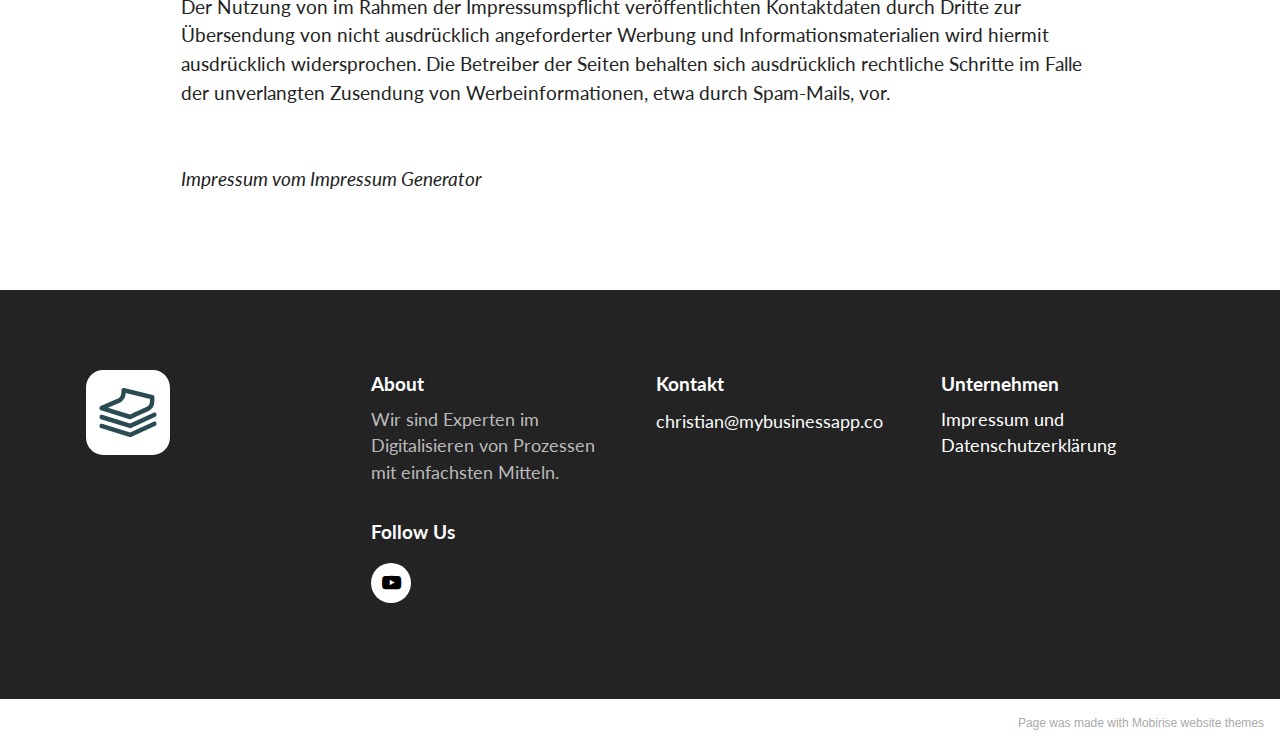
<file: de/imprint.html>
<!DOCTYPE html>
<html  >
<head>
  <!-- Site made with Mobirise Website Builder v5.2.0, https://mobirise.com -->
  <meta charset="UTF-8">
  <meta http-equiv="X-UA-Compatible" content="IE=edge">
  <meta name="generator" content="Mobirise v5.2.0, mobirise.com">
  <meta name="viewport" content="width=device-width, initial-scale=1, minimum-scale=1">
  <link rel="shortcut icon" href="assets/images/mybusinessapp-logo-darkblue.svg" type="image/x-icon">
  <meta name="description" content="MyBusinessApp.co erstellt eigene Business Software in nur wenigen Tagen">
  
  
  <title>Impressum</title>
  <link rel="stylesheet" href="assets/tether/tether.min.css">
  <link rel="stylesheet" href="assets/bootstrap/css/bootstrap.min.css">
  <link rel="stylesheet" href="assets/bootstrap/css/bootstrap-grid.min.css">
  <link rel="stylesheet" href="assets/bootstrap/css/bootstrap-reboot.min.css">
  <link rel="stylesheet" href="assets/dropdown/css/style.css">
  <link rel="stylesheet" href="assets/socicon/css/styles.css">
  <link rel="stylesheet" href="assets/theme/css/style.css">
  <link rel="preload" as="style" href="assets/mobirise/css/mbr-additional.css"><link rel="stylesheet" href="assets/mobirise/css/mbr-additional.css" type="text/css">
  
  
  
  
</head>
<body>
  
  <section class="menu menu1 cid-sqqwJXNxqY" once="menu" id="menu1-2h">
    

    <nav class="navbar navbar-dropdown navbar-fixed-top navbar-expand-lg">
        <div class="container">
            <div class="navbar-brand">
                <span class="navbar-logo">
                    <a href="https://mybusinessapp.co/de">
                        <img src="assets/images/mybusinessapp-logo-darkblue.svg" alt="mybusinessapp logo" style="height: 3.2rem;">
                    </a>
                </span>
                <span class="navbar-caption-wrap"><a class="navbar-caption text-primary display-7" href="index.html">MyBusinessApp.co</a></span>
            </div>
            <button class="navbar-toggler" type="button" data-toggle="collapse" data-target="#navbarSupportedContent" aria-controls="navbarNavAltMarkup" aria-expanded="false" aria-label="Toggle navigation">
                <div class="hamburger">
                    <span></span>
                    <span></span>
                    <span></span>
                    <span></span>
                </div>
            </button>
            <div class="collapse navbar-collapse" id="navbarSupportedContent">
                <ul class="navbar-nav nav-dropdown" data-app-modern-menu="true"><li class="nav-item"><a class="nav-link link text-black text-primary display-4" href="funktionen.html">🤖 Funktionen</a></li>
                    <li class="nav-item"><a class="nav-link link text-black text-primary display-4" href="index.html#form3-2a">📫 Kontakt</a>
                    </li><li class="nav-item dropdown"><a class="nav-link link text-black dropdown-toggle display-4" href="#" data-toggle="dropdown-submenu" aria-expanded="false">🇩🇪</a><div class="dropdown-menu"><a class="text-black dropdown-item text-primary display-4" href="index.html">🇩🇪 Deutsch</a><a class="text-black dropdown-item text-primary display-4" href="https://mybusinessapp.co/">🇬🇧 English</a></div></li></ul>
                
                <div class="navbar-buttons mbr-section-btn"><a class="btn btn-warning display-4" href="https://calendly.com/christianseidel-cs/introduction" target="_blank">
                        DEMO VEREINBAREN</a></div>
            </div>
        </div>
    </nav>
</section>

<section class="content5 cid-sr5wcnBj6w" id="content5-2k">
    
    <div class="container">
        <div class="row justify-content-center">
            <div class="col-md-12 col-lg-10">
                
                <h4 class="mbr-section-subtitle mbr-fonts-style mb-4 display-5">
                    Impressum</h4>
                <p class="mbr-text mbr-fonts-style display-7"><em>Angaben gemäß § 5 TMG<br></em><br>Christian Seidel<br>Pflügerstraße 13<br>12047 Berlin<br><br>Vertreten durch:<br><br>Christian Seidel<br>Kontakt:<br>Telefon: 0160-1865537<br>E-Mail: christianseidel.cs@gmail.com<br><br>Haftungsausschluss:<br><br>Haftung für Inhalte<br><br>Die Inhalte unserer Seiten wurden mit größter Sorgfalt erstellt. Für die Richtigkeit, Vollständigkeit und Aktualität der Inhalte können wir jedoch keine Gewähr übernehmen. Als Diensteanbieter sind wir gemäß § 7 Abs.1 TMG für eigene Inhalte auf diesen Seiten nach den allgemeinen Gesetzen verantwortlich. Nach §§ 8 bis 10 TMG sind wir als Diensteanbieter jedoch nicht verpflichtet, übermittelte oder gespeicherte fremde Informationen zu überwachen oder nach Umständen zu forschen, die auf eine rechtswidrige Tätigkeit hinweisen. Verpflichtungen zur Entfernung oder Sperrung der Nutzung von Informationen nach den allgemeinen Gesetzen bleiben hiervon unberührt. Eine diesbezügliche Haftung ist jedoch erst ab dem Zeitpunkt der Kenntnis einer konkreten Rechtsverletzung möglich. Bei Bekanntwerden von entsprechenden Rechtsverletzungen werden wir diese Inhalte umgehend entfernen.<br><br>Haftung für Links<br><br>Unser Angebot enthält Links zu externen Webseiten Dritter, auf deren Inhalte wir keinen Einfluss haben. Deshalb können wir für diese fremden Inhalte auch keine Gewähr übernehmen. Für die Inhalte der verlinkten Seiten ist stets der jeweilige Anbieter oder Betreiber der Seiten verantwortlich. Die verlinkten Seiten wurden zum Zeitpunkt der Verlinkung auf mögliche Rechtsverstöße überprüft. Rechtswidrige Inhalte waren zum Zeitpunkt der Verlinkung nicht erkennbar. Eine permanente inhaltliche Kontrolle der verlinkten Seiten ist jedoch ohne konkrete Anhaltspunkte einer Rechtsverletzung nicht zumutbar. Bei Bekanntwerden von Rechtsverletzungen werden wir derartige Links umgehend entfernen.<br><br>Datenschutz<br><br>Die Nutzung unserer Webseite ist in der Regel ohne Angabe personenbezogener Daten möglich. Soweit auf unseren Seiten personenbezogene Daten (beispielsweise Name, Anschrift oder eMail-Adressen) erhoben werden, erfolgt dies, soweit möglich, stets auf freiwilliger Basis. Diese Daten werden ohne Ihre ausdrückliche Zustimmung nicht an Dritte weitergegeben.<br><br>Wir weisen darauf hin, dass die Datenübertragung im Internet (z.B. bei der Kommunikation per E-Mail) Sicherheitslücken aufweisen kann. Ein lückenloser Schutz der Daten vor dem Zugriff durch Dritte ist nicht möglich.<br><br>Der Nutzung von im Rahmen der Impressumspflicht veröffentlichten Kontaktdaten durch Dritte zur Übersendung von nicht ausdrücklich angeforderter Werbung und Informationsmaterialien wird hiermit ausdrücklich widersprochen. Die Betreiber der Seiten behalten sich ausdrücklich rechtliche Schritte im Falle der unverlangten Zusendung von Werbeinformationen, etwa durch Spam-Mails, vor.<br><br><br><em>Impressum vom Impressum Generator</em></p>
            </div>
        </div>
    </div>
</section>

<section class="footer4 cid-sr5ofXcuqC" once="footers" id="footer4-2i">

    
    
    <div class="container">
        <div class="row mbr-white">
            <div class="col-6 col-lg-3">
                <div class="media-wrap col-md-4 col-12">
                    <a href="https://mobiri.se/">
                        <img src="assets/images/mybusinessapp-logo-white.svg" alt="Mobirise">
                    </a>
                </div>
            </div>
            <div class="col-12 col-md-6 col-lg-3">
                <h5 class="mbr-section-subtitle mbr-fonts-style mb-2 display-7">
                    <strong>About</strong>
                </h5>
                <p class="mbr-text mbr-fonts-style mb-4 display-4">Wir sind Experten im Digitalisieren von Prozessen mit einfachsten Mitteln.</p>
                <h5 class="mbr-section-subtitle mbr-fonts-style mb-3 display-7">
                    <strong>Follow Us</strong>
                </h5>
                <div class="social-row display-7">
                    <div class="soc-item">
                        <a href="/" target="_blank">
                            <span class="mbr-iconfont socicon-youtube socicon"></span>
                        </a>
                    </div>
                    
                    
                    
                </div>
            </div>
            <div class="col-12 col-md-6 col-lg-3">
                <h5 class="mbr-section-subtitle mbr-fonts-style mb-2 display-7">
                    <strong>Kontakt</strong></h5>
                <ul class="list mbr-fonts-style display-4">
                    <li class="mbr-text item-wrap"><span style="font-size: 1.1rem;"><a href="mailto:christian@mybusinessapp.co" class="text-white">christian@mybusinessapp.co</a></span><br></li>
                </ul>
            </div>
            <div class="col-12 col-md-6 col-lg-3">
                <h5 class="mbr-section-subtitle mbr-fonts-style mb-2 display-7"><strong>Unternehmen</strong></h5>
                <ul class="list mbr-fonts-style display-4"><a href="imprint.html" class="text-info text-primary">Impressum und Datenschutzerklärung</a></ul>
            </div>
            
        </div>
    </div>
</section><section style="background-color: #fff; font-family: -apple-system, BlinkMacSystemFont, 'Segoe UI', 'Roboto', 'Helvetica Neue', Arial, sans-serif; color:#aaa; font-size:12px; padding: 0; align-items: center; display: flex;"><a href="https://mobirise.site/g" style="flex: 1 1; height: 3rem; padding-left: 1rem;"></a><p style="flex: 0 0 auto; margin:0; padding-right:1rem;"><a href="https://mobirise.site/s" style="color:#aaa;">Page</a> was made with Mobirise website themes</p></section><script src="assets/web/assets/jquery/jquery.min.js"></script>  <script src="assets/popper/popper.min.js"></script>  <script src="assets/tether/tether.min.js"></script>  <script src="assets/bootstrap/js/bootstrap.min.js"></script>  <script src="assets/web/assets/cookies-alert-plugin/cookies-alert-core.js"></script>  <script src="assets/web/assets/cookies-alert-plugin/cookies-alert-script.js"></script>  <script src="assets/smoothscroll/smooth-scroll.js"></script>  <script src="assets/dropdown/js/nav-dropdown.js"></script>  <script src="assets/dropdown/js/navbar-dropdown.js"></script>  <script src="assets/touchswipe/jquery.touch-swipe.min.js"></script>  <script src="assets/theme/js/script.js"></script>  
  
  
<div id="cookie-dialog" style="display: none;"><div id="cookiesdirective"><div style="position: fixed; top: 0; right: 0; bottom: 0; left: 0; background-color: rgb(0, 0, 0); opacity: 0.8; z-index: 9999;"></div><div style="position: fixed; top: 0; right: 0; bottom: 0; left: 0; display: flex; align-items: center; z-index: 10000"><div class="cookie-wrapper" style="position: relative; width: 100%; max-width: 500px; margin-right: auto; margin-left: auto; padding: 1rem; text-align: center; border-radius: .3rem; box-shadow: 0 10px 40px 0 rgba(0,0,0,0.2); color:#424a4d; background:rgba(250, 250, 250, 0.99);"><div class="mbr-text"><p class="display-7">We use cookies to give you the best experience. Read our <a style='color: #424a4d; text-decoration: underline;' href='privacy.html'>cookie policy</a>.</p></div><div class="mbr-section-btn"><a style="margin:0;;" class="btn btn-sm btn-primary display-7" id="impliedsubmit">Agree</a></div></div></div></div></div>
  <input name="cookieData" type="hidden" data-cookie-customDialogSelector='#cookie-dialog' data-cookie-colorText='#424a4d' data-cookie-colorBg='rgba(250, 250, 250, 0.99)' data-cookie-textButton='Agree' data-cookie-colorButton='' data-cookie-colorLink='#424a4d' data-cookie-underlineLink='true' data-cookie-text="We use cookies to give you the best experience. Read our <a href='privacy.html'>cookie policy</a>.">
  </body>
</html>
</file>
<file: assets/web/assets/mobirise-icons2/mobirise2.css>
@font-face {
  font-family: 'Moririse2';
  font-display: swap;
  src:  url('mobirise2.eot?f2bix4');
  src:  url('mobirise2.eot?f2bix4#iefix') format('embedded-opentype'),
    url('mobirise2.ttf?f2bix4') format('truetype'),
    url('mobirise2.woff?f2bix4') format('woff'),
    url('mobirise2.svg?f2bix4#mobirise2') format('svg');
  font-weight: normal;
  font-style: normal;
}

[class^="mobi-"], [class*=" mobi-"] {
  /* use !important to prevent issues with browser extensions that change fonts */
  font-family: 'Moririse2' !important;
  speak: none;
  font-style: normal;
  font-weight: normal;
  font-variant: normal;
  text-transform: none;
  line-height: 1;

  /* Better Font Rendering =========== */
  -webkit-font-smoothing: antialiased;
  -moz-osx-font-smoothing: grayscale;
}

.mobi-mbri-add-submenu:before {
  content: "\e900";
}
.mobi-mbri-alert:before {
  content: "\e901";
}
.mobi-mbri-align-center:before {
  content: "\e902";
}
.mobi-mbri-align-justify:before {
  content: "\e903";
}
.mobi-mbri-align-left:before {
  content: "\e904";
}
.mobi-mbri-align-right:before {
  content: "\e905";
}
.mobi-mbri-android:before {
  content: "\e906";
}
.mobi-mbri-apple:before {
  content: "\e907";
}
.mobi-mbri-arrow-down:before {
  content: "\e908";
}
.mobi-mbri-arrow-next:before {
  content: "\e909";
}
.mobi-mbri-arrow-prev:before {
  content: "\e90a";
}
.mobi-mbri-arrow-up:before {
  content: "\e90b";
}
.mobi-mbri-bold:before {
  content: "\e90c";
}
.mobi-mbri-bookmark:before {
  content: "\e90d";
}
.mobi-mbri-bootstrap:before {
  content: "\e90e";
}
.mobi-mbri-briefcase:before {
  content: "\e90f";
}
.mobi-mbri-browse:before {
  content: "\e910";
}
.mobi-mbri-bulleted-list:before {
  content: "\e911";
}
.mobi-mbri-calendar:before {
  content: "\e912";
}
.mobi-mbri-camera:before {
  content: "\e913";
}
.mobi-mbri-cart-add:before {
  content: "\e914";
}
.mobi-mbri-cart-full:before {
  content: "\e915";
}
.mobi-mbri-cash:before {
  content: "\e916";
}
.mobi-mbri-change-style:before {
  content: "\e917";
}
.mobi-mbri-chat:before {
  content: "\e918";
}
.mobi-mbri-clock:before {
  content: "\e919";
}
.mobi-mbri-close:before {
  content: "\e91a";
}
.mobi-mbri-cloud:before {
  content: "\e91b";
}
.mobi-mbri-code:before {
  content: "\e91c";
}
.mobi-mbri-contact-form:before {
  content: "\e91d";
}
.mobi-mbri-credit-card:before {
  content: "\e91e";
}
.mobi-mbri-cursor-click:before {
  content: "\e91f";
}
.mobi-mbri-cust-feedback:before {
  content: "\e920";
}
.mobi-mbri-database:before {
  content: "\e921";
}
.mobi-mbri-delivery:before {
  content: "\e922";
}
.mobi-mbri-desktop:before {
  content: "\e923";
}
.mobi-mbri-devices:before {
  content: "\e924";
}
.mobi-mbri-down:before {
  content: "\e925";
}
.mobi-mbri-download-2:before {
  content: "\e926";
}
.mobi-mbri-download:before {
  content: "\e927";
}
.mobi-mbri-drag-n-drop-2:before {
  content: "\e928";
}
.mobi-mbri-drag-n-drop:before {
  content: "\e929";
}
.mobi-mbri-edit-2:before {
  content: "\e92a";
}
.mobi-mbri-edit:before {
  content: "\e92b";
}
.mobi-mbri-error:before {
  content: "\e92c";
}
.mobi-mbri-extension:before {
  content: "\e92d";
}
.mobi-mbri-features:before {
  content: "\e92e";
}
.mobi-mbri-file:before {
  content: "\e92f";
}
.mobi-mbri-flag:before {
  content: "\e930";
}
.mobi-mbri-folder:before {
  content: "\e931";
}
.mobi-mbri-gift:before {
  content: "\e932";
}
.mobi-mbri-github:before {
  content: "\e933";
}
.mobi-mbri-globe-2:before {
  content: "\e934";
}
.mobi-mbri-globe:before {
  content: "\e935";
}
.mobi-mbri-growing-chart:before {
  content: "\e936";
}
.mobi-mbri-hearth:before {
  content: "\e937";
}
.mobi-mbri-help:before {
  content: "\e938";
}
.mobi-mbri-home:before {
  content: "\e939";
}
.mobi-mbri-hot-cup:before {
  content: "\e93a";
}
.mobi-mbri-idea:before {
  content: "\e93b";
}
.mobi-mbri-image-gallery:before {
  content: "\e93c";
}
.mobi-mbri-image-slider:before {
  content: "\e93d";
}
.mobi-mbri-info:before {
  content: "\e93e";
}
.mobi-mbri-italic:before {
  content: "\e93f";
}
.mobi-mbri-key:before {
  content: "\e940";
}
.mobi-mbri-laptop:before {
  content: "\e941";
}
.mobi-mbri-layers:before {
  content: "\e942";
}
.mobi-mbri-left-right:before {
  content: "\e943";
}
.mobi-mbri-left:before {
  content: "\e944";
}
.mobi-mbri-letter:before {
  content: "\e945";
}
.mobi-mbri-like:before {
  content: "\e946";
}
.mobi-mbri-link:before {
  content: "\e947";
}
.mobi-mbri-lock:before {
  content: "\e948";
}
.mobi-mbri-login:before {
  content: "\e949";
}
.mobi-mbri-logout:before {
  content: "\e94a";
}
.mobi-mbri-magic-stick:before {
  content: "\e94b";
}
.mobi-mbri-map-pin:before {
  content: "\e94c";
}
.mobi-mbri-menu:before {
  content: "\e94d";
}
.mobi-mbri-mobile-2:before {
  content: "\e94e";
}
.mobi-mbri-mobile-horizontal:before {
  content: "\e94f";
}
.mobi-mbri-mobile:before {
  content: "\e950";
}
.mobi-mbri-mobirise:before {
  content: "\e951";
}
.mobi-mbri-more-horizontal:before {
  content: "\e952";
}
.mobi-mbri-more-vertical:before {
  content: "\e953";
}
.mobi-mbri-music:before {
  content: "\e954";
}
.mobi-mbri-new-file:before {
  content: "\e955";
}
.mobi-mbri-numbered-list:before {
  content: "\e956";
}
.mobi-mbri-opened-folder:before {
  content: "\e957";
}
.mobi-mbri-pages:before {
  content: "\e958";
}
.mobi-mbri-paper-plane:before {
  content: "\e959";
}
.mobi-mbri-paperclip:before {
  content: "\e95a";
}
.mobi-mbri-phone:before {
  content: "\e95b";
}
.mobi-mbri-photo:before {
  content: "\e95c";
}
.mobi-mbri-photos:before {
  content: "\e95d";
}
.mobi-mbri-pin:before {
  content: "\e95e";
}
.mobi-mbri-play:before {
  content: "\e95f";
}
.mobi-mbri-plus:before {
  content: "\e960";
}
.mobi-mbri-preview:before {
  content: "\e961";
}
.mobi-mbri-print:before {
  content: "\e962";
}
.mobi-mbri-protect:before {
  content: "\e963";
}
.mobi-mbri-question:before {
  content: "\e964";
}
.mobi-mbri-quote-left:before {
  content: "\e965";
}
.mobi-mbri-quote-right:before {
  content: "\e966";
}
.mobi-mbri-redo:before {
  content: "\e967";
}
.mobi-mbri-refresh:before {
  content: "\e968";
}
.mobi-mbri-responsive-2:before {
  content: "\e969";
}
.mobi-mbri-responsive:before {
  content: "\e96a";
}
.mobi-mbri-right:before {
  content: "\e96b";
}
.mobi-mbri-rocket:before {
  content: "\e96c";
}
.mobi-mbri-sad-face:before {
  content: "\e96d";
}
.mobi-mbri-sale:before {
  content: "\e96e";
}
.mobi-mbri-save:before {
  content: "\e96f";
}
.mobi-mbri-search:before {
  content: "\e970";
}
.mobi-mbri-setting-2:before {
  content: "\e971";
}
.mobi-mbri-setting-3:before {
  content: "\e972";
}
.mobi-mbri-setting:before {
  content: "\e973";
}
.mobi-mbri-share:before {
  content: "\e974";
}
.mobi-mbri-shopping-bag:before {
  content: "\e975";
}
.mobi-mbri-shopping-basket:before {
  content: "\e976";
}
.mobi-mbri-shopping-cart:before {
  content: "\e977";
}
.mobi-mbri-sites:before {
  content: "\e978";
}
.mobi-mbri-smile-face:before {
  content: "\e979";
}
.mobi-mbri-speed:before {
  content: "\e97a";
}
.mobi-mbri-star:before {
  content: "\e97b";
}
.mobi-mbri-success:before {
  content: "\e97c";
}
.mobi-mbri-sun:before {
  content: "\e97d";
}
.mobi-mbri-sun2:before {
  content: "\e97e";
}
.mobi-mbri-tablet-vertical:before {
  content: "\e97f";
}
.mobi-mbri-tablet:before {
  content: "\e980";
}
.mobi-mbri-target:before {
  content: "\e981";
}
.mobi-mbri-timer:before {
  content: "\e982";
}
.mobi-mbri-to-ftp:before {
  content: "\e983";
}
.mobi-mbri-to-local-drive:before {
  content: "\e984";
}
.mobi-mbri-touch-swipe:before {
  content: "\e985";
}
.mobi-mbri-touch:before {
  content: "\e986";
}
.mobi-mbri-trash:before {
  content: "\e987";
}
.mobi-mbri-underline:before {
  content: "\e988";
}
.mobi-mbri-undo:before {
  content: "\e989";
}
.mobi-mbri-unlink:before {
  content: "\e98a";
}
.mobi-mbri-unlock:before {
  content: "\e98b";
}
.mobi-mbri-up-down:before {
  content: "\e98c";
}
.mobi-mbri-up:before {
  content: "\e98d";
}
.mobi-mbri-update:before {
  content: "\e98e";
}
.mobi-mbri-upload-2:before {
  content: "\e98f";
}
.mobi-mbri-upload:before {
  content: "\e990";
}
.mobi-mbri-user-2:before {
  content: "\e991";
}
.mobi-mbri-user:before {
  content: "\e992";
}
.mobi-mbri-users:before {
  content: "\e993";
}
.mobi-mbri-video-play:before {
  content: "\e994";
}
.mobi-mbri-video:before {
  content: "\e995";
}
.mobi-mbri-watch:before {
  content: "\e996";
}
.mobi-mbri-website-theme-2:before {
  content: "\e997";
}
.mobi-mbri-website-theme:before {
  content: "\e998";
}
.mobi-mbri-wifi:before {
  content: "\e999";
}
.mobi-mbri-windows:before {
  content: "\e99a";
}
.mobi-mbri-zoom-in:before {
  content: "\e99b";
}
.mobi-mbri-zoom-out:before {
  content: "\e99c";
}
</file>
<file: assets/web/assets/mobirise-icons/mobirise-icons.css>
@font-face {
  font-family: 'MobiriseIcons';
  src:  url('mobirise-icons.eot?spat4u');
  src:  url('mobirise-icons.eot?spat4u#iefix') format('embedded-opentype'),
    url('mobirise-icons.ttf?spat4u') format('truetype'),
    url('mobirise-icons.woff?spat4u') format('woff'),
    url('mobirise-icons.svg?spat4u#MobiriseIcons') format('svg');
  font-weight: normal;
  font-style: normal;
  font-display: swap;
}

[class^="mbri-"], [class*=" mbri-"] {
  /* use !important to prevent issues with browser extensions that change fonts */
  font-family: MobiriseIcons !important;
  speak: none;
  font-style: normal;
  font-weight: normal;
  font-variant: normal;
  text-transform: none;
  line-height: 1;

  /* Better Font Rendering =========== */
  -webkit-font-smoothing: antialiased;
  -moz-osx-font-smoothing: grayscale;
}

.mbri-add-submenu:before {
  content: "\e900";
}
.mbri-alert:before {
  content: "\e901";
}
.mbri-align-center:before {
  content: "\e902";
}
.mbri-align-justify:before {
  content: "\e903";
}
.mbri-align-left:before {
  content: "\e904";
}
.mbri-align-right:before {
  content: "\e905";
}
.mbri-android:before {
  content: "\e906";
}
.mbri-apple:before {
  content: "\e907";
}
.mbri-arrow-down:before {
  content: "\e908";
}
.mbri-arrow-next:before {
  content: "\e909";
}
.mbri-arrow-prev:before {
  content: "\e90a";
}
.mbri-arrow-up:before {
  content: "\e90b";
}
.mbri-bold:before {
  content: "\e90c";
}
.mbri-bookmark:before {
  content: "\e90d";
}
.mbri-bootstrap:before {
  content: "\e90e";
}
.mbri-briefcase:before {
  content: "\e90f";
}
.mbri-browse:before {
  content: "\e910";
}
.mbri-bulleted-list:before {
  content: "\e911";
}
.mbri-calendar:before {
  content: "\e912";
}
.mbri-camera:before {
  content: "\e913";
}
.mbri-cart-add:before {
  content: "\e914";
}
.mbri-cart-full:before {
  content: "\e915";
}
.mbri-cash:before {
  content: "\e916";
}
.mbri-change-style:before {
  content: "\e917";
}
.mbri-chat:before {
  content: "\e918";
}
.mbri-clock:before {
  content: "\e919";
}
.mbri-close:before {
  content: "\e91a";
}
.mbri-cloud:before {
  content: "\e91b";
}
.mbri-code:before {
  content: "\e91c";
}
.mbri-contact-form:before {
  content: "\e91d";
}
.mbri-credit-card:before {
  content: "\e91e";
}
.mbri-cursor-click:before {
  content: "\e91f";
}
.mbri-cust-feedback:before {
  content: "\e920";
}
.mbri-database:before {
  content: "\e921";
}
.mbri-delivery:before {
  content: "\e922";
}
.mbri-desktop:before {
  content: "\e923";
}
.mbri-devices:before {
  content: "\e924";
}
.mbri-down:before {
  content: "\e925";
}
.mbri-download:before {
  content: "\e989";
}
.mbri-drag-n-drop:before {
  content: "\e927";
}
.mbri-drag-n-drop2:before {
  content: "\e928";
}
.mbri-edit:before {
  content: "\e929";
}
.mbri-edit2:before {
  content: "\e92a";
}
.mbri-error:before {
  content: "\e92b";
}
.mbri-extension:before {
  content: "\e92c";
}
.mbri-features:before {
  content: "\e92d";
}
.mbri-file:before {
  content: "\e92e";
}
.mbri-flag:before {
  content: "\e92f";
}
.mbri-folder:before {
  content: "\e930";
}
.mbri-gift:before {
  content: "\e931";
}
.mbri-github:before {
  content: "\e932";
}
.mbri-globe:before {
  content: "\e933";
}
.mbri-globe-2:before {
  content: "\e934";
}
.mbri-growing-chart:before {
  content: "\e935";
}
.mbri-hearth:before {
  content: "\e936";
}
.mbri-help:before {
  content: "\e937";
}
.mbri-home:before {
  content: "\e938";
}
.mbri-hot-cup:before {
  content: "\e939";
}
.mbri-idea:before {
  content: "\e93a";
}
.mbri-image-gallery:before {
  content: "\e93b";
}
.mbri-image-slider:before {
  content: "\e93c";
}
.mbri-info:before {
  content: "\e93d";
}
.mbri-italic:before {
  content: "\e93e";
}
.mbri-key:before {
  content: "\e93f";
}
.mbri-laptop:before {
  content: "\e940";
}
.mbri-layers:before {
  content: "\e941";
}
.mbri-left-right:before {
  content: "\e942";
}
.mbri-left:before {
  content: "\e943";
}
.mbri-letter:before {
  content: "\e944";
}
.mbri-like:before {
  content: "\e945";
}
.mbri-link:before {
  content: "\e946";
}
.mbri-lock:before {
  content: "\e947";
}
.mbri-login:before {
  content: "\e948";
}
.mbri-logout:before {
  content: "\e949";
}
.mbri-magic-stick:before {
  content: "\e94a";
}
.mbri-map-pin:before {
  content: "\e94b";
}
.mbri-menu:before {
  content: "\e94c";
}
.mbri-mobile:before {
  content: "\e94d";
}
.mbri-mobile2:before {
  content: "\e94e";
}
.mbri-mobirise:before {
  content: "\e94f";
}
.mbri-more-horizontal:before {
  content: "\e950";
}
.mbri-more-vertical:before {
  content: "\e951";
}
.mbri-music:before {
  content: "\e952";
}
.mbri-new-file:before {
  content: "\e953";
}
.mbri-numbered-list:before {
  content: "\e954";
}
.mbri-opened-folder:before {
  content: "\e955";
}
.mbri-pages:before {
  content: "\e956";
}
.mbri-paper-plane:before {
  content: "\e957";
}
.mbri-paperclip:before {
  content: "\e958";
}
.mbri-photo:before {
  content: "\e959";
}
.mbri-photos:before {
  content: "\e95a";
}
.mbri-pin:before {
  content: "\e95b";
}
.mbri-play:before {
  content: "\e95c";
}
.mbri-plus:before {
  content: "\e95d";
}
.mbri-preview:before {
  content: "\e95e";
}
.mbri-print:before {
  content: "\e95f";
}
.mbri-protect:before {
  content: "\e960";
}
.mbri-question:before {
  content: "\e961";
}
.mbri-quote-left:before {
  content: "\e962";
}
.mbri-quote-right:before {
  content: "\e963";
}
.mbri-refresh:before {
  content: "\e964";
}
.mbri-responsive:before {
  content: "\e965";
}
.mbri-right:before {
  content: "\e966";
}
.mbri-rocket:before {
  content: "\e967";
}
.mbri-sad-face:before {
  content: "\e968";
}
.mbri-sale:before {
  content: "\e969";
}
.mbri-save:before {
  content: "\e96a";
}
.mbri-search:before {
  content: "\e96b";
}
.mbri-setting:before {
  content: "\e96c";
}
.mbri-setting2:before {
  content: "\e96d";
}
.mbri-setting3:before {
  content: "\e96e";
}
.mbri-share:before {
  content: "\e96f";
}
.mbri-shopping-bag:before {
  content: "\e970";
}
.mbri-shopping-basket:before {
  content: "\e971";
}
.mbri-shopping-cart:before {
  content: "\e972";
}
.mbri-sites:before {
  content: "\e973";
}
.mbri-smile-face:before {
  content: "\e974";
}
.mbri-speed:before {
  content: "\e975";
}
.mbri-star:before {
  content: "\e976";
}
.mbri-success:before {
  content: "\e977";
}
.mbri-sun:before {
  content: "\e978";
}
.mbri-sun2:before {
  content: "\e979";
}
.mbri-tablet:before {
  content: "\e97a";
}
.mbri-tablet-vertical:before {
  content: "\e97b";
}
.mbri-target:before {
  content: "\e97c";
}
.mbri-timer:before {
  content: "\e97d";
}
.mbri-to-ftp:before {
  content: "\e97e";
}
.mbri-to-local-drive:before {
  content: "\e97f";
}
.mbri-touch-swipe:before {
  content: "\e980";
}
.mbri-touch:before {
  content: "\e981";
}
.mbri-trash:before {
  content: "\e982";
}
.mbri-underline:before {
  content: "\e983";
}
.mbri-unlink:before {
  content: "\e984";
}
.mbri-unlock:before {
  content: "\e985";
}
.mbri-up-down:before {
  content: "\e986";
}
.mbri-up:before {
  content: "\e987";
}
.mbri-update:before {
  content: "\e988";
}
.mbri-upload:before {
 content: "\e926"; 
}
.mbri-user:before {
  content: "\e98a";
}
.mbri-user2:before {
  content: "\e98b";
}
.mbri-users:before {
  content: "\e98c";
}
.mbri-video:before {
  content: "\e98d";
}
.mbri-video-play:before {
  content: "\e98e";
}
.mbri-watch:before {
  content: "\e98f";
}
.mbri-website-theme:before {
  content: "\e990";
}
.mbri-wifi:before {
  content: "\e991";
}
.mbri-windows:before {
  content: "\e992";
}
.mbri-zoom-out:before {
  content: "\e993";
}
.mbri-redo:before {
  content: "\e994";
}
.mbri-undo:before {
  content: "\e995";
}
</file>
<file: assets/dropdown/css/style.css>
.navbar-dropdown {
  left: 0;
  padding: 0;
  position: absolute;
  right: 0;
  top: 0;
  transition: all 0.45s ease;
  z-index: 1030;
  background: #282828; }
  .navbar-dropdown .navbar-logo {
    margin-right: 0.8rem;
    transition: margin 0.3s ease-in-out;
    vertical-align: middle; }
    .navbar-dropdown .navbar-logo img {
      height: 3.125rem;
      transition: all 0.3s ease-in-out; }
    .navbar-dropdown .navbar-logo.mbr-iconfont {
      font-size: 3.125rem;
      line-height: 3.125rem; }
  .navbar-dropdown .navbar-caption {
    font-weight: 700;
    white-space: normal;
    vertical-align: -4px;
    line-height: 3.125rem !important; }
    .navbar-dropdown .navbar-caption, .navbar-dropdown .navbar-caption:hover {
      color: inherit;
      text-decoration: none; }
  .navbar-dropdown .mbr-iconfont + .navbar-caption {
    vertical-align: -1px; }
  .navbar-dropdown.navbar-fixed-top {
    position: fixed; }
  .navbar-dropdown .navbar-brand span {
    vertical-align: -4px; }
  .navbar-dropdown.bg-color.transparent {
    background: none; }
  .navbar-dropdown.navbar-short .navbar-brand {
    padding: 0.625rem 0; }
    .navbar-dropdown.navbar-short .navbar-brand span {
      vertical-align: -1px; }
  .navbar-dropdown.navbar-short .navbar-caption {
    line-height: 2.375rem !important;
    vertical-align: -2px; }
  .navbar-dropdown.navbar-short .navbar-logo {
    margin-right: 0.5rem; }
    .navbar-dropdown.navbar-short .navbar-logo img {
      height: 2.375rem; }
    .navbar-dropdown.navbar-short .navbar-logo.mbr-iconfont {
      font-size: 2.375rem;
      line-height: 2.375rem; }
  .navbar-dropdown.navbar-short .mbr-table-cell {
    height: 3.625rem; }
  .navbar-dropdown .navbar-close {
    left: 0.6875rem;
    position: fixed;
    top: 0.75rem;
    z-index: 1000; }
  .navbar-dropdown .hamburger-icon {
    content: "";
    display: inline-block;
    vertical-align: middle;
    width: 16px;
    -webkit-box-shadow: 0 -6px 0 1px #282828,0 0 0 1px #282828,0 6px 0 1px #282828;
    -moz-box-shadow: 0 -6px 0 1px #282828,0 0 0 1px #282828,0 6px 0 1px #282828;
    box-shadow: 0 -6px 0 1px #282828,0 0 0 1px #282828,0 6px 0 1px #282828; }

.dropdown-menu .dropdown-toggle[data-toggle="dropdown-submenu"]::after {
  border-bottom: 0.35em solid transparent;
  border-left: 0.35em solid;
  border-right: 0;
  border-top: 0.35em solid transparent;
  margin-left: 0.3rem; }

.dropdown-menu .dropdown-item:focus {
  outline: 0; }

.nav-dropdown {
  font-size: 0.75rem;
  font-weight: 500;
  height: auto !important; }
  .nav-dropdown .nav-btn {
    padding-left: 1rem; }
  .nav-dropdown .link {
    margin: .667em 1.667em;
    font-weight: 500;
    padding: 0;
    transition: color .2s ease-in-out; }
    .nav-dropdown .link.dropdown-toggle {
      margin-right: 2.583em; }
      .nav-dropdown .link.dropdown-toggle::after {
        margin-left: .25rem;
        border-top: 0.35em solid;
        border-right: 0.35em solid transparent;
        border-left: 0.35em solid transparent;
        border-bottom: 0; }
      .nav-dropdown .link.dropdown-toggle[aria-expanded="true"] {
        margin: 0;
        padding: 0.667em 3.263em  0.667em 1.667em; }
  .nav-dropdown .link::after,
  .nav-dropdown .dropdown-item::after {
    color: inherit; }
  .nav-dropdown .btn {
    font-size: 0.75rem;
    font-weight: 700;
    letter-spacing: 0;
    margin-bottom: 0;
    padding-left: 1.25rem;
    padding-right: 1.25rem; }
  .nav-dropdown .dropdown-menu {
    border-radius: 0;
    border: 0;
    left: 0;
    margin: 0;
    padding-bottom: 1.25rem;
    padding-top: 1.25rem;
    position: relative; }
  .nav-dropdown .dropdown-submenu {
    margin-left: 0.125rem;
    top: 0; }
  .nav-dropdown .dropdown-item {
    font-weight: 500;
    line-height: 2;
    padding: 0.3846em 4.615em 0.3846em 1.5385em;
    position: relative;
    transition: color .2s ease-in-out, background-color .2s ease-in-out; }
    .nav-dropdown .dropdown-item::after {
      margin-top: -0.3077em;
      position: absolute;
      right: 1.1538em;
      top: 50%; }
    .nav-dropdown .dropdown-item:focus, .nav-dropdown .dropdown-item:hover {
      background: none; }

@media (max-width: 767px) {
  .nav-dropdown.navbar-toggleable-sm {
    bottom: 0;
    display: none;
    left: 0;
    overflow-x: hidden;
    position: fixed;
    top: 0;
    transform: translateX(-100%);
    -ms-transform: translateX(-100%);
    -webkit-transform: translateX(-100%);
    width: 18.75rem;
    z-index: 999; } }
.nav-dropdown.navbar-toggleable-xl {
  bottom: 0;
  display: none;
  left: 0;
  overflow-x: hidden;
  position: fixed;
  top: 0;
  transform: translateX(-100%);
  -ms-transform: translateX(-100%);
  -webkit-transform: translateX(-100%);
  width: 18.75rem;
  z-index: 999; }

.nav-dropdown-sm {
  display: block !important;
  overflow-x: hidden;
  overflow: auto;
  padding-top: 3.875rem; }
  .nav-dropdown-sm::after {
    content: "";
    display: block;
    height: 3rem;
    width: 100%; }
  .nav-dropdown-sm.collapse.in ~ .navbar-close {
    display: block !important; }
  .nav-dropdown-sm.collapsing, .nav-dropdown-sm.collapse.in {
    transform: translateX(0);
    -ms-transform: translateX(0);
    -webkit-transform: translateX(0);
    transition: all 0.25s ease-out;
    -webkit-transition: all 0.25s ease-out;
    background: #282828; }
  .nav-dropdown-sm.collapsing[aria-expanded="false"] {
    transform: translateX(-100%);
    -ms-transform: translateX(-100%);
    -webkit-transform: translateX(-100%); }
  .nav-dropdown-sm .nav-item {
    display: block;
    margin-left: 0 !important;
    padding-left: 0; }
  .nav-dropdown-sm .link,
  .nav-dropdown-sm .dropdown-item {
    border-top: 1px dotted rgba(255, 255, 255, 0.1);
    font-size: 0.8125rem;
    line-height: 1.6;
    margin: 0 !important;
    padding: 0.875rem 2.4rem 0.875rem 1.5625rem !important;
    position: relative;
    white-space: normal; }
    .nav-dropdown-sm .link:focus, .nav-dropdown-sm .link:hover,
    .nav-dropdown-sm .dropdown-item:focus,
    .nav-dropdown-sm .dropdown-item:hover {
      background: rgba(0, 0, 0, 0.2) !important;
      color: #c0a375; }
  .nav-dropdown-sm .nav-btn {
    position: relative;
    padding: 1.5625rem 1.5625rem 0 1.5625rem; }
    .nav-dropdown-sm .nav-btn::before {
      border-top: 1px dotted rgba(255, 255, 255, 0.1);
      content: "";
      left: 0;
      position: absolute;
      top: 0;
      width: 100%; }
    .nav-dropdown-sm .nav-btn + .nav-btn {
      padding-top: 0.625rem; }
      .nav-dropdown-sm .nav-btn + .nav-btn::before {
        display: none; }
  .nav-dropdown-sm .btn {
    padding: 0.625rem 0; }
  .nav-dropdown-sm .dropdown-toggle[data-toggle="dropdown-submenu"]::after {
    margin-left: .25rem;
    border-top: 0.35em solid;
    border-right: 0.35em solid transparent;
    border-left: 0.35em solid transparent;
    border-bottom: 0; }
  .nav-dropdown-sm .dropdown-toggle[data-toggle="dropdown-submenu"][aria-expanded="true"]::after {
    border-top: 0;
    border-right: 0.35em solid transparent;
    border-left: 0.35em solid transparent;
    border-bottom: 0.35em solid; }
  .nav-dropdown-sm .dropdown-menu {
    margin: 0;
    padding: 0;
    position: relative;
    top: 0;
    left: 0;
    width: 100%;
    border: 0;
    float: none;
    border-radius: 0;
    background: none; }
  .nav-dropdown-sm .dropdown-submenu {
    left: 100%;
    margin-left: 0.125rem;
    margin-top: -1.25rem;
    top: 0; }

.navbar-toggleable-sm .nav-dropdown .dropdown-menu {
  position: absolute; }

.navbar-toggleable-sm .nav-dropdown .dropdown-submenu {
  left: 100%;
  margin-left: 0.125rem;
  margin-top: -1.25rem;
  top: 0; }

.navbar-toggleable-sm.opened .nav-dropdown .dropdown-menu {
  position: relative; }

.navbar-toggleable-sm.opened .nav-dropdown .dropdown-submenu {
  left: 0;
  margin-left: 00rem;
  margin-top: 0rem;
  top: 0; }

.is-builder .nav-dropdown.collapsing {
  transition: none !important; }

/*# sourceMappingURL=style.css.map */
</file>
<file: assets/socicon/css/styles.css>
@charset "UTF-8";

@font-face {
  font-family: 'Socicon';
  src:  url('../fonts/socicon.eot');
  src:  url('../fonts/socicon.eot?#iefix') format('embedded-opentype'),
    url('../fonts/socicon.woff2') format('woff2'),
    url('../fonts/socicon.ttf') format('truetype'),
    url('../fonts/socicon.woff') format('woff'),
    url('../fonts/socicon.svg#socicon') format('svg');
  font-weight: normal;
  font-style: normal;
}

[data-icon]:before {
  font-family: "socicon" !important;
  content: attr(data-icon);
  font-style: normal !important;
  font-weight: normal !important;
  font-variant: normal !important;
  text-transform: none !important;
  speak: none;
  line-height: 1;
  -webkit-font-smoothing: antialiased;
  -moz-osx-font-smoothing: grayscale;
}

[class^="socicon-"], [class*=" socicon-"] {
  /* use !important to prevent issues with browser extensions that change fonts */
  font-family: 'Socicon' !important;
  speak: none;
  font-style: normal;
  font-weight: normal;
  font-variant: normal;
  text-transform: none;
  line-height: 1;

  /* Better Font Rendering =========== */
  -webkit-font-smoothing: antialiased;
  -moz-osx-font-smoothing: grayscale;
}

.socicon-eitaa:before {
  content: "\e97c";
}
.socicon-soroush:before {
  content: "\e97d";
}
.socicon-bale:before {
  content: "\e97e";
}
.socicon-zazzle:before {
  content: "\e97b";
}
.socicon-society6:before {
  content: "\e97a";
}
.socicon-redbubble:before {
  content: "\e979";
}
.socicon-avvo:before {
  content: "\e978";
}
.socicon-stitcher:before {
  content: "\e977";
}
.socicon-googlehangouts:before {
  content: "\e974";
}
.socicon-dlive:before {
  content: "\e975";
}
.socicon-vsco:before {
  content: "\e976";
}
.socicon-flipboard:before {
  content: "\e973";
}
.socicon-ubuntu:before {
  content: "\e958";
}
.socicon-artstation:before {
  content: "\e959";
}
.socicon-invision:before {
  content: "\e95a";
}
.socicon-torial:before {
  content: "\e95b";
}
.socicon-collectorz:before {
  content: "\e95c";
}
.socicon-seenthis:before {
  content: "\e95d";
}
.socicon-googleplaymusic:before {
  content: "\e95e";
}
.socicon-debian:before {
  content: "\e95f";
}
.socicon-filmfreeway:before {
  content: "\e960";
}
.socicon-gnome:before {
  content: "\e961";
}
.socicon-itchio:before {
  content: "\e962";
}
.socicon-jamendo:before {
  content: "\e963";
}
.socicon-mix:before {
  content: "\e964";
}
.socicon-sharepoint:before {
  content: "\e965";
}
.socicon-tinder:before {
  content: "\e966";
}
.socicon-windguru:before {
  content: "\e967";
}
.socicon-cdbaby:before {
  content: "\e968";
}
.socicon-elementaryos:before {
  content: "\e969";
}
.socicon-stage32:before {
  content: "\e96a";
}
.socicon-tiktok:before {
  content: "\e96b";
}
.socicon-gitter:before {
  content: "\e96c";
}
.socicon-letterboxd:before {
  content: "\e96d";
}
.socicon-threema:before {
  content: "\e96e";
}
.socicon-splice:before {
  content: "\e96f";
}
.socicon-metapop:before {
  content: "\e970";
}
.socicon-naver:before {
  content: "\e971";
}
.socicon-remote:before {
  content: "\e972";
}
.socicon-internet:before {
  content: "\e957";
}
.socicon-moddb:before {
  content: "\e94b";
}
.socicon-indiedb:before {
  content: "\e94c";
}
.socicon-traxsource:before {
  content: "\e94d";
}
.socicon-gamefor:before {
  content: "\e94e";
}
.socicon-pixiv:before {
  content: "\e94f";
}
.socicon-myanimelist:before {
  content: "\e950";
}
.socicon-blackberry:before {
  content: "\e951";
}
.socicon-wickr:before {
  content: "\e952";
}
.socicon-spip:before {
  content: "\e953";
}
.socicon-napster:before {
  content: "\e954";
}
.socicon-beatport:before {
  content: "\e955";
}
.socicon-hackerone:before {
  content: "\e956";
}
.socicon-hackernews:before {
  content: "\e946";
}
.socicon-smashwords:before {
  content: "\e947";
}
.socicon-kobo:before {
  content: "\e948";
}
.socicon-bookbub:before {
  content: "\e949";
}
.socicon-mailru:before {
  content: "\e94a";
}
.socicon-gitlab:before {
  content: "\e945";
}
.socicon-instructables:before {
  content: "\e944";
}
.socicon-portfolio:before {
  content: "\e943";
}
.socicon-codered:before {
  content: "\e940";
}
.socicon-origin:before {
  content: "\e941";
}
.socicon-nextdoor:before {
  content: "\e942";
}
.socicon-udemy:before {
  content: "\e93f";
}
.socicon-livemaster:before {
  content: "\e93e";
}
.socicon-crunchbase:before {
  content: "\e93b";
}
.socicon-homefy:before {
  content: "\e93c";
}
.socicon-calendly:before {
  content: "\e93d";
}
.socicon-realtor:before {
  content: "\e90f";
}
.socicon-tidal:before {
  content: "\e910";
}
.socicon-qobuz:before {
  content: "\e911";
}
.socicon-natgeo:before {
  content: "\e912";
}
.socicon-mastodon:before {
  content: "\e913";
}
.socicon-unsplash:before {
  content: "\e914";
}
.socicon-homeadvisor:before {
  content: "\e915";
}
.socicon-angieslist:before {
  content: "\e916";
}
.socicon-codepen:before {
  content: "\e917";
}
.socicon-slack:before {
  content: "\e918";
}
.socicon-openaigym:before {
  content: "\e919";
}
.socicon-logmein:before {
  content: "\e91a";
}
.socicon-fiverr:before {
  content: "\e91b";
}
.socicon-gotomeeting:before {
  content: "\e91c";
}
.socicon-aliexpress:before {
  content: "\e91d";
}
.socicon-guru:before {
  content: "\e91e";
}
.socicon-appstore:before {
  content: "\e91f";
}
.socicon-homes:before {
  content: "\e920";
}
.socicon-zoom:before {
  content: "\e921";
}
.socicon-alibaba:before {
  content: "\e922";
}
.socicon-craigslist:before {
  content: "\e923";
}
.socicon-wix:before {
  content: "\e924";
}
.socicon-redfin:before {
  content: "\e925";
}
.socicon-googlecalendar:before {
  content: "\e926";
}
.socicon-shopify:before {
  content: "\e927";
}
.socicon-freelancer:before {
  content: "\e928";
}
.socicon-seedrs:before {
  content: "\e929";
}
.socicon-bing:before {
  content: "\e92a";
}
.socicon-doodle:before {
  content: "\e92b";
}
.socicon-bonanza:before {
  content: "\e92c";
}
.socicon-squarespace:before {
  content: "\e92d";
}
.socicon-toptal:before {
  content: "\e92e";
}
.socicon-gust:before {
  content: "\e92f";
}
.socicon-ask:before {
  content: "\e930";
}
.socicon-trulia:before {
  content: "\e931";
}
.socicon-loomly:before {
  content: "\e932";
}
.socicon-ghost:before {
  content: "\e933";
}
.socicon-upwork:before {
  content: "\e934";
}
.socicon-fundable:before {
  content: "\e935";
}
.socicon-booking:before {
  content: "\e936";
}
.socicon-googlemaps:before {
  content: "\e937";
}
.socicon-zillow:before {
  content: "\e938";
}
.socicon-niconico:before {
  content: "\e939";
}
.socicon-toneden:before {
  content: "\e93a";
}
.socicon-augment:before {
  content: "\e908";
}
.socicon-bitbucket:before {
  content: "\e909";
}
.socicon-fyuse:before {
  content: "\e90a";
}
.socicon-yt-gaming:before {
  content: "\e90b";
}
.socicon-sketchfab:before {
  content: "\e90c";
}
.socicon-mobcrush:before {
  content: "\e90d";
}
.socicon-microsoft:before {
  content: "\e90e";
}
.socicon-pandora:before {
  content: "\e907";
}
.socicon-messenger:before {
  content: "\e906";
}
.socicon-gamewisp:before {
  content: "\e905";
}
.socicon-bloglovin:before {
  content: "\e904";
}
.socicon-tunein:before {
  content: "\e903";
}
.socicon-gamejolt:before {
  content: "\e901";
}
.socicon-trello:before {
  content: "\e902";
}
.socicon-spreadshirt:before {
  content: "\e900";
}
.socicon-500px:before {
  content: "\e000";
}
.socicon-8tracks:before {
  content: "\e001";
}
.socicon-airbnb:before {
  content: "\e002";
}
.socicon-alliance:before {
  content: "\e003";
}
.socicon-amazon:before {
  content: "\e004";
}
.socicon-amplement:before {
  content: "\e005";
}
.socicon-android:before {
  content: "\e006";
}
.socicon-angellist:before {
  content: "\e007";
}
.socicon-apple:before {
  content: "\e008";
}
.socicon-appnet:before {
  content: "\e009";
}
.socicon-baidu:before {
  content: "\e00a";
}
.socicon-bandcamp:before {
  content: "\e00b";
}
.socicon-battlenet:before {
  content: "\e00c";
}
.socicon-mixer:before {
  content: "\e00d";
}
.socicon-bebee:before {
  content: "\e00e";
}
.socicon-bebo:before {
  content: "\e00f";
}
.socicon-behance:before {
  content: "\e010";
}
.socicon-blizzard:before {
  content: "\e011";
}
.socicon-blogger:before {
  content: "\e012";
}
.socicon-buffer:before {
  content: "\e013";
}
.socicon-chrome:before {
  content: "\e014";
}
.socicon-coderwall:before {
  content: "\e015";
}
.socicon-curse:before {
  content: "\e016";
}
.socicon-dailymotion:before {
  content: "\e017";
}
.socicon-deezer:before {
  content: "\e018";
}
.socicon-delicious:before {
  content: "\e019";
}
.socicon-deviantart:before {
  content: "\e01a";
}
.socicon-diablo:before {
  content: "\e01b";
}
.socicon-digg:before {
  content: "\e01c";
}
.socicon-discord:before {
  content: "\e01d";
}
.socicon-disqus:before {
  content: "\e01e";
}
.socicon-douban:before {
  content: "\e01f";
}
.socicon-draugiem:before {
  content: "\e020";
}
.socicon-dribbble:before {
  content: "\e021";
}
.socicon-drupal:before {
  content: "\e022";
}
.socicon-ebay:before {
  content: "\e023";
}
.socicon-ello:before {
  content: "\e024";
}
.socicon-endomodo:before {
  content: "\e025";
}
.socicon-envato:before {
  content: "\e026";
}
.socicon-etsy:before {
  content: "\e027";
}
.socicon-facebook:before {
  content: "\e028";
}
.socicon-feedburner:before {
  content: "\e029";
}
.socicon-filmweb:before {
  content: "\e02a";
}
.socicon-firefox:before {
  content: "\e02b";
}
.socicon-flattr:before {
  content: "\e02c";
}
.socicon-flickr:before {
  content: "\e02d";
}
.socicon-formulr:before {
  content: "\e02e";
}
.socicon-forrst:before {
  content: "\e02f";
}
.socicon-foursquare:before {
  content: "\e030";
}
.socicon-friendfeed:before {
  content: "\e031";
}
.socicon-github:before {
  content: "\e032";
}
.socicon-goodreads:before {
  content: "\e033";
}
.socicon-google:before {
  content: "\e034";
}
.socicon-googlescholar:before {
  content: "\e035";
}
.socicon-googlegroups:before {
  content: "\e036";
}
.socicon-googlephotos:before {
  content: "\e037";
}
.socicon-googleplus:before {
  content: "\e038";
}
.socicon-grooveshark:before {
  content: "\e039";
}
.socicon-hackerrank:before {
  content: "\e03a";
}
.socicon-hearthstone:before {
  content: "\e03b";
}
.socicon-hellocoton:before {
  content: "\e03c";
}
.socicon-heroes:before {
  content: "\e03d";
}
.socicon-smashcast:before {
  content: "\e03e";
}
.socicon-horde:before {
  content: "\e03f";
}
.socicon-houzz:before {
  content: "\e040";
}
.socicon-icq:before {
  content: "\e041";
}
.socicon-identica:before {
  content: "\e042";
}
.socicon-imdb:before {
  content: "\e043";
}
.socicon-instagram:before {
  content: "\e044";
}
.socicon-issuu:before {
  content: "\e045";
}
.socicon-istock:before {
  content: "\e046";
}
.socicon-itunes:before {
  content: "\e047";
}
.socicon-keybase:before {
  content: "\e048";
}
.socicon-lanyrd:before {
  content: "\e049";
}
.socicon-lastfm:before {
  content: "\e04a";
}
.socicon-line:before {
  content: "\e04b";
}
.socicon-linkedin:before {
  content: "\e04c";
}
.socicon-livejournal:before {
  content: "\e04d";
}
.socicon-lyft:before {
  content: "\e04e";
}
.socicon-macos:before {
  content: "\e04f";
}
.socicon-mail:before {
  content: "\e050";
}
.socicon-medium:before {
  content: "\e051";
}
.socicon-meetup:before {
  content: "\e052";
}
.socicon-mixcloud:before {
  content: "\e053";
}
.socicon-modelmayhem:before {
  content: "\e054";
}
.socicon-mumble:before {
  content: "\e055";
}
.socicon-myspace:before {
  content: "\e056";
}
.socicon-newsvine:before {
  content: "\e057";
}
.socicon-nintendo:before {
  content: "\e058";
}
.socicon-npm:before {
  content: "\e059";
}
.socicon-odnoklassniki:before {
  content: "\e05a";
}
.socicon-openid:before {
  content: "\e05b";
}
.socicon-opera:before {
  content: "\e05c";
}
.socicon-outlook:before {
  content: "\e05d";
}
.socicon-overwatch:before {
  content: "\e05e";
}
.socicon-patreon:before {
  content: "\e05f";
}
.socicon-paypal:before {
  content: "\e060";
}
.socicon-periscope:before {
  content: "\e061";
}
.socicon-persona:before {
  content: "\e062";
}
.socicon-pinterest:before {
  content: "\e063";
}
.socicon-play:before {
  content: "\e064";
}
.socicon-player:before {
  content: "\e065";
}
.socicon-playstation:before {
  content: "\e066";
}
.socicon-pocket:before {
  content: "\e067";
}
.socicon-qq:before {
  content: "\e068";
}
.socicon-quora:before {
  content: "\e069";
}
.socicon-raidcall:before {
  content: "\e06a";
}
.socicon-ravelry:before {
  content: "\e06b";
}
.socicon-reddit:before {
  content: "\e06c";
}
.socicon-renren:before {
  content: "\e06d";
}
.socicon-researchgate:before {
  content: "\e06e";
}
.socicon-residentadvisor:before {
  content: "\e06f";
}
.socicon-reverbnation:before {
  content: "\e070";
}
.socicon-rss:before {
  content: "\e071";
}
.socicon-sharethis:before {
  content: "\e072";
}
.socicon-skype:before {
  content: "\e073";
}
.socicon-slideshare:before {
  content: "\e074";
}
.socicon-smugmug:before {
  content: "\e075";
}
.socicon-snapchat:before {
  content: "\e076";
}
.socicon-songkick:before {
  content: "\e077";
}
.socicon-soundcloud:before {
  content: "\e078";
}
.socicon-spotify:before {
  content: "\e079";
}
.socicon-stackexchange:before {
  content: "\e07a";
}
.socicon-stackoverflow:before {
  content: "\e07b";
}
.socicon-starcraft:before {
  content: "\e07c";
}
.socicon-stayfriends:before {
  content: "\e07d";
}
.socicon-steam:before {
  content: "\e07e";
}
.socicon-storehouse:before {
  content: "\e07f";
}
.socicon-strava:before {
  content: "\e080";
}
.socicon-streamjar:before {
  content: "\e081";
}
.socicon-stumbleupon:before {
  content: "\e082";
}
.socicon-swarm:before {
  content: "\e083";
}
.socicon-teamspeak:before {
  content: "\e084";
}
.socicon-teamviewer:before {
  content: "\e085";
}
.socicon-technorati:before {
  content: "\e086";
}
.socicon-telegram:before {
  content: "\e087";
}
.socicon-tripadvisor:before {
  content: "\e088";
}
.socicon-tripit:before {
  content: "\e089";
}
.socicon-triplej:before {
  content: "\e08a";
}
.socicon-tumblr:before {
  content: "\e08b";
}
.socicon-twitch:before {
  content: "\e08c";
}
.socicon-twitter:before {
  content: "\e08d";
}
.socicon-uber:before {
  content: "\e08e";
}
.socicon-ventrilo:before {
  content: "\e08f";
}
.socicon-viadeo:before {
  content: "\e090";
}
.socicon-viber:before {
  content: "\e091";
}
.socicon-viewbug:before {
  content: "\e092";
}
.socicon-vimeo:before {
  content: "\e093";
}
.socicon-vine:before {
  content: "\e094";
}
.socicon-vkontakte:before {
  content: "\e095";
}
.socicon-warcraft:before {
  content: "\e096";
}
.socicon-wechat:before {
  content: "\e097";
}
.socicon-weibo:before {
  content: "\e098";
}
.socicon-whatsapp:before {
  content: "\e099";
}
.socicon-wikipedia:before {
  content: "\e09a";
}
.socicon-windows:before {
  content: "\e09b";
}
.socicon-wordpress:before {
  content: "\e09c";
}
.socicon-wykop:before {
  content: "\e09d";
}
.socicon-xbox:before {
  content: "\e09e";
}
.socicon-xing:before {
  content: "\e09f";
}
.socicon-yahoo:before {
  content: "\e0a0";
}
.socicon-yammer:before {
  content: "\e0a1";
}
.socicon-yandex:before {
  content: "\e0a2";
}
.socicon-yelp:before {
  content: "\e0a3";
}
.socicon-younow:before {
  content: "\e0a4";
}
.socicon-youtube:before {
  content: "\e0a5";
}
.socicon-zapier:before {
  content: "\e0a6";
}
.socicon-zerply:before {
  content: "\e0a7";
}
.socicon-zomato:before {
  content: "\e0a8";
}
.socicon-zynga:before {
  content: "\e0a9";
}
</file>
<file: assets/theme/css/style.css>
section {
  background-color: #ffffff;
}

body {
  font-style: normal;
  line-height: 1.5;
  font-weight: 400;
  color: #232323;
  position: relative;
}

section,
.container,
.container-fluid {
  position: relative;
  word-wrap: break-word;
}

a.mbr-iconfont:hover {
  text-decoration: none;
}

.article .lead p,
.article .lead ul,
.article .lead ol,
.article .lead pre,
.article .lead blockquote {
  margin-bottom: 0;
}

a {
  font-style: normal;
  font-weight: 400;
  cursor: pointer;
}

a, a:hover {
  text-decoration: none;
}

.mbr-section-title {
  font-style: normal;
  line-height: 1.3;
}

.mbr-section-subtitle {
  line-height: 1.3;
}

.mbr-text {
  font-style: normal;
  line-height: 1.7;
}

h1,
h2,
h3,
h4,
h5,
h6,
.display-1,
.display-2,
.display-4,
.display-5,
.display-7,
span,
p,
a {
  line-height: 1;
  word-break: break-word;
  word-wrap: break-word;
  font-weight: 400;
}

b,
strong {
  font-weight: bold;
}

input:-webkit-autofill, input:-webkit-autofill:hover, input:-webkit-autofill:focus, input:-webkit-autofill:active {
  -webkit-transition-delay: 9999s;
          transition-delay: 9999s;
  -webkit-transition-property: background-color, color;
  transition-property: background-color, color;
}

textarea[type="hidden"] {
  display: none;
}

section {
  background-position: 50% 50%;
  background-repeat: no-repeat;
  background-size: cover;
}

section .mbr-background-video,
section .mbr-background-video-preview {
  position: absolute;
  bottom: 0;
  left: 0;
  right: 0;
  top: 0;
}

.hidden {
  visibility: hidden;
}

.mbr-z-index20 {
  z-index: 20;
}

/*! Base colors */
.mbr-white {
  color: #ffffff;
}

.mbr-black {
  color: #111111;
}

.mbr-bg-white {
  background-color: #ffffff;
}

.mbr-bg-black {
  background-color: #000000;
}

/*! Text-aligns */
.align-left {
  text-align: left;
}

.align-center {
  text-align: center;
}

.align-right {
  text-align: right;
}

/*! Font-weight  */
.mbr-light {
  font-weight: 300;
}

.mbr-regular {
  font-weight: 400;
}

.mbr-semibold {
  font-weight: 500;
}

.mbr-bold {
  font-weight: 700;
}

/*! Media  */
.media-content {
  -ms-flex-preferred-size: 100%;
      flex-basis: 100%;
}

.media-container-row {
  display: -webkit-box;
  display: -ms-flexbox;
  display: flex;
  -webkit-box-orient: horizontal;
  -webkit-box-direction: normal;
      -ms-flex-direction: row;
          flex-direction: row;
  -ms-flex-wrap: wrap;
      flex-wrap: wrap;
  -webkit-box-pack: center;
      -ms-flex-pack: center;
          justify-content: center;
  -ms-flex-line-pack: center;
      align-content: center;
  -webkit-box-align: start;
      -ms-flex-align: start;
          align-items: start;
}

.media-container-row .media-size-item {
  width: 400px;
}

.media-container-column {
  display: -webkit-box;
  display: -ms-flexbox;
  display: flex;
  -webkit-box-orient: vertical;
  -webkit-box-direction: normal;
      -ms-flex-direction: column;
          flex-direction: column;
  -ms-flex-wrap: wrap;
      flex-wrap: wrap;
  -webkit-box-pack: center;
      -ms-flex-pack: center;
          justify-content: center;
  -ms-flex-line-pack: center;
      align-content: center;
  -webkit-box-align: stretch;
      -ms-flex-align: stretch;
          align-items: stretch;
}

.media-container-column > * {
  width: 100%;
}

@media (min-width: 992px) {
  .media-container-row {
    -ms-flex-wrap: nowrap;
        flex-wrap: nowrap;
  }
}

figure {
  margin-bottom: 0;
  overflow: hidden;
}

figure[mbr-media-size] {
  -webkit-transition: width 0.1s;
  transition: width 0.1s;
}

img,
iframe {
  display: block;
  width: 100%;
}

.card {
  background-color: transparent;
  border: none;
}

.card-box {
  width: 100%;
}

.card-img {
  text-align: center;
  -ms-flex-negative: 0;
      flex-shrink: 0;
  -webkit-flex-shrink: 0;
}

.media {
  max-width: 100%;
  margin: 0 auto;
}

.mbr-figure {
  -ms-flex-item-align: center;
      -ms-grid-row-align: center;
      align-self: center;
}

.media-container > div {
  max-width: 100%;
}

.mbr-figure img,
.card-img img {
  width: 100%;
}

@media (max-width: 991px) {
  .media-size-item {
    width: auto !important;
  }
  .media {
    width: auto;
  }
  .mbr-figure {
    width: 100% !important;
  }
}

/*! Buttons */
.mbr-section-btn {
  margin-left: -0.6rem;
  margin-right: -0.6rem;
  font-size: 0;
}

.btn {
  font-weight: 600;
  border-width: 1px;
  font-style: normal;
  margin: 0.6rem 0.6rem;
  white-space: normal;
  -webkit-transition: all 0.2s ease-in-out;
  transition: all 0.2s ease-in-out;
  display: -webkit-inline-box;
  display: -ms-inline-flexbox;
  display: inline-flex;
  -webkit-box-align: center;
      -ms-flex-align: center;
          align-items: center;
  -webkit-box-pack: center;
      -ms-flex-pack: center;
          justify-content: center;
  word-break: break-word;
}

.btn-sm {
  font-weight: 600;
  letter-spacing: 0px;
  -webkit-transition: all 0.3s ease-in-out;
  transition: all 0.3s ease-in-out;
}

.btn-md {
  font-weight: 600;
  letter-spacing: 0px;
  -webkit-transition: all 0.3s ease-in-out;
  transition: all 0.3s ease-in-out;
}

.btn-lg {
  font-weight: 600;
  letter-spacing: 0px;
  -webkit-transition: all 0.3s ease-in-out;
  transition: all 0.3s ease-in-out;
}

.btn-form {
  margin: 0;
}

.btn-form:hover {
  cursor: pointer;
}

nav .mbr-section-btn {
  margin-left: 0rem;
  margin-right: 0rem;
}

/*! Btn icon margin */
.btn .mbr-iconfont,
.btn.btn-sm .mbr-iconfont {
  -webkit-box-ordinal-group: 2;
      -ms-flex-order: 1;
          order: 1;
  cursor: pointer;
  margin-left: 0.5rem;
  vertical-align: sub;
}

.btn.btn-md .mbr-iconfont,
.btn.btn-md .mbr-iconfont {
  margin-left: 0.8rem;
}

.mbr-regular {
  font-weight: 400;
}

.mbr-semibold {
  font-weight: 500;
}

.mbr-bold {
  font-weight: 700;
}

[type="submit"] {
  -webkit-appearance: none;
}

/*! Full-screen */
.mbr-fullscreen .mbr-overlay {
  min-height: 100vh;
}

.mbr-fullscreen {
  display: -webkit-box;
  display: -ms-flexbox;
  display: flex;
  display: -moz-flex;
  display: -ms-flex;
  display: -o-flex;
  -webkit-box-align: center;
      -ms-flex-align: center;
          align-items: center;
  min-height: 100vh;
  padding-top: 3rem;
  padding-bottom: 3rem;
}

/*! Map */
.map {
  height: 25rem;
  position: relative;
}

.map iframe {
  width: 100%;
  height: 100%;
}

/*! Scroll to top arrow */
.mbr-arrow-up {
  bottom: 25px;
  right: 90px;
  position: fixed;
  text-align: right;
  z-index: 5000;
  color: #ffffff;
  font-size: 22px;
}

.mbr-arrow-up a {
  background: rgba(0, 0, 0, 0.2);
  border-radius: 50%;
  color: #fff;
  display: inline-block;
  height: 60px;
  width: 60px;
  border: 2px solid #fff;
  outline-style: none !important;
  position: relative;
  text-decoration: none;
  -webkit-transition: all 0.3s ease-in-out;
  transition: all 0.3s ease-in-out;
  cursor: pointer;
  text-align: center;
}

.mbr-arrow-up a:hover {
  background-color: rgba(0, 0, 0, 0.4);
}

.mbr-arrow-up a i {
  line-height: 60px;
}

.mbr-arrow-up-icon {
  display: block;
  color: #fff;
}

.mbr-arrow-up-icon::before {
  content: "\203a";
  display: inline-block;
  font-family: serif;
  font-size: 22px;
  line-height: 1;
  font-style: normal;
  position: relative;
  top: 6px;
  left: -4px;
  -webkit-transform: rotate(-90deg);
          transform: rotate(-90deg);
}

/*! Arrow Down */
.mbr-arrow {
  position: absolute;
  bottom: 45px;
  left: 50%;
  width: 60px;
  height: 60px;
  cursor: pointer;
  background-color: rgba(80, 80, 80, 0.5);
  border-radius: 50%;
  -webkit-transform: translateX(-50%);
          transform: translateX(-50%);
}

@media (max-width: 767px) {
  .mbr-arrow {
    display: none;
  }
}

.mbr-arrow > a {
  display: inline-block;
  text-decoration: none;
  outline-style: none;
  -webkit-animation: arrowdown 1.7s ease-in-out infinite;
          animation: arrowdown 1.7s ease-in-out infinite;
  color: #ffffff;
}

.mbr-arrow > a > i {
  position: absolute;
  top: -2px;
  left: 15px;
  font-size: 2rem;
}

#scrollToTop a i::before {
  content: "";
  position: absolute;
  display: block;
  border-bottom: 2.5px solid #fff;
  border-left: 2.5px solid #fff;
  width: 27.8%;
  height: 27.8%;
  left: 50%;
  top: 50%;
  -webkit-transform: rotate(135deg);
  transform: translateY(-30%) translateX(-50%) rotate(135deg);
}

@keyframes arrowdown {
  0% {
    -webkit-transform: translateY(0px);
            transform: translateY(0px);
  }
  50% {
    -webkit-transform: translateY(-5px);
            transform: translateY(-5px);
  }
  100% {
    -webkit-transform: translateY(0px);
            transform: translateY(0px);
  }
}

@-webkit-keyframes arrowdown {
  0% {
    -webkit-transform: translateY(0px);
            transform: translateY(0px);
  }
  50% {
    -webkit-transform: translateY(-5px);
            transform: translateY(-5px);
  }
  100% {
    -webkit-transform: translateY(0px);
            transform: translateY(0px);
  }
}

@media (max-width: 500px) {
  .mbr-arrow-up {
    left: 50%;
    right: auto;
  }
}

/*Gradients animation*/
@keyframes gradient-animation {
  from {
    background-position: 0% 100%;
    -webkit-animation-timing-function: ease-in-out;
            animation-timing-function: ease-in-out;
  }
  to {
    background-position: 100% 0%;
    -webkit-animation-timing-function: ease-in-out;
            animation-timing-function: ease-in-out;
  }
}

@-webkit-keyframes gradient-animation {
  from {
    background-position: 0% 100%;
    -webkit-animation-timing-function: ease-in-out;
            animation-timing-function: ease-in-out;
  }
  to {
    background-position: 100% 0%;
    -webkit-animation-timing-function: ease-in-out;
            animation-timing-function: ease-in-out;
  }
}

.bg-gradient {
  background-size: 200% 200%;
  animation: gradient-animation 5s infinite alternate;
  -webkit-animation: gradient-animation 5s infinite alternate;
}

.menu .navbar-brand {
  display: -webkit-flex;
}

.menu .navbar-brand span {
  display: -webkit-box;
  display: -ms-flexbox;
  display: flex;
  display: -webkit-flex;
}

.menu .navbar-brand .navbar-caption-wrap {
  display: -webkit-flex;
}

.menu .navbar-brand .navbar-logo img {
  display: -webkit-flex;
}

@media (min-width: 768px) and (max-width: 991px) {
  .menu .navbar-toggleable-sm .navbar-nav {
    display: -webkit-box;
    display: -ms-flexbox;
  }
}

@media (max-width: 991px) {
  .menu .navbar-collapse {
    max-height: 93.5vh;
  }
  .menu .navbar-collapse.show {
    overflow: auto;
  }
}

@media (min-width: 992px) {
  .menu .navbar-nav.nav-dropdown {
    display: -webkit-flex;
  }
  .menu .navbar-toggleable-sm .navbar-collapse {
    display: -webkit-flex !important;
  }
  .menu .collapsed .navbar-collapse {
    max-height: 93.5vh;
  }
  .menu .collapsed .navbar-collapse.show {
    overflow: auto;
  }
}

@media (max-width: 767px) {
  .menu .navbar-collapse {
    max-height: 80vh;
  }
}

.nav-link .mbr-iconfont {
  margin-right: .5rem;
}

.navbar {
  display: -webkit-flex;
  -webkit-flex-wrap: wrap;
  -webkit-align-items: center;
  -webkit-justify-content: space-between;
}

.navbar-collapse {
  -webkit-flex-basis: 100%;
  -webkit-flex-grow: 1;
  -webkit-align-items: center;
}

.nav-dropdown .link {
  padding: 0.667em 1.667em !important;
  margin: 0 !important;
}

.nav {
  display: -webkit-flex;
  -webkit-flex-wrap: wrap;
}

.row {
  display: -webkit-flex;
  -webkit-flex-wrap: wrap;
}

.justify-content-center {
  -webkit-justify-content: center;
}

.form-inline {
  display: -webkit-flex;
}

.card-wrapper {
  -webkit-flex: 1;
}

.carousel-control {
  z-index: 10;
  display: -webkit-flex;
}

.carousel-controls {
  display: -webkit-flex;
}

.media {
  display: -webkit-flex;
}

.form-group:focus {
  outline: none;
}

.jq-selectbox__select {
  padding: 7px 0;
  position: relative;
}

.jq-selectbox__dropdown {
  overflow: hidden;
  border-radius: 10px;
  position: absolute;
  top: 100%;
  left: 0 !important;
  width: 100% !important;
}

.jq-selectbox__trigger-arrow {
  right: 0;
  -webkit-transform: translateY(-50%);
          transform: translateY(-50%);
}

.jq-selectbox li {
  padding: 1.07em 0.5em;
}

input[type="range"] {
  padding-left: 0 !important;
  padding-right: 0 !important;
}

.modal-dialog,
.modal-content {
  height: 100%;
}

.modal-dialog .carousel-inner {
  height: calc(100vh - 1.75rem);
}

@media (max-width: 575px) {
  .modal-dialog .carousel-inner {
    height: calc(100vh - 1rem);
  }
}

.carousel-item {
  text-align: center;
}

.carousel-item img {
  margin: auto;
}

.navbar-toggler {
  -webkit-align-self: flex-start;
  -ms-flex-item-align: start;
  align-self: flex-start;
  padding: 0.25rem 0.75rem;
  font-size: 1.25rem;
  line-height: 1;
  background: transparent;
  border: 1px solid transparent;
  border-radius: 0.25rem;
}

.navbar-toggler:focus,
.navbar-toggler:hover {
  text-decoration: none;
}

.navbar-toggler-icon {
  display: inline-block;
  width: 1.5em;
  height: 1.5em;
  vertical-align: middle;
  content: "";
  background: no-repeat center center;
  background-size: 100% 100%;
}

.navbar-toggler-left {
  position: absolute;
  left: 1rem;
}

.navbar-toggler-right {
  position: absolute;
  right: 1rem;
}

.card-img {
  width: auto;
}

.menu .navbar.collapsed:not(.beta-menu) {
  -webkit-box-orient: vertical;
  -webkit-box-direction: normal;
      -ms-flex-direction: column;
          flex-direction: column;
}

.carousel-item.active,
.carousel-item-next,
.carousel-item-prev {
  display: -webkit-box;
  display: -ms-flexbox;
  display: flex;
}

.note-air-layout .dropup .dropdown-menu,
.note-air-layout .navbar-fixed-bottom .dropdown .dropdown-menu {
  bottom: initial !important;
}

html,
body {
  height: auto;
  min-height: 100vh;
}

.dropup .dropdown-toggle::after {
  display: none;
}

.form-asterisk {
  font-family: initial;
  position: absolute;
  top: -2px;
  font-weight: normal;
}

.form-control-label {
  position: relative;
  cursor: pointer;
  margin-bottom: 0.357em;
  padding: 0;
}

.alert {
  color: #ffffff;
  border-radius: 0;
  border: 0;
  font-size: 1.1rem;
  line-height: 1.5;
  margin-bottom: 1.875rem;
  padding: 1.25rem;
  position: relative;
  text-align: center;
}

.alert.alert-form::after {
  background-color: inherit;
  bottom: -7px;
  content: "";
  display: block;
  height: 14px;
  left: 50%;
  margin-left: -7px;
  position: absolute;
  -webkit-transform: rotate(45deg);
          transform: rotate(45deg);
  width: 14px;
}

.form-control {
  background-color: #ffffff;
  background-clip: border-box;
  color: #232323;
  line-height: 1rem !important;
  height: auto;
  padding: 0.6rem 1.2rem;
  -webkit-transition: border-color 0.25s ease 0s;
  transition: border-color 0.25s ease 0s;
  border: 1px solid transparent !important;
  border-radius: 4px;
  -webkit-box-shadow: rgba(0, 0, 0, 0.07) 0px 1px 1px 0px, rgba(0, 0, 0, 0.07) 0px 1px 3px 0px, rgba(0, 0, 0, 0.03) 0px 0px 0px 1px;
          box-shadow: rgba(0, 0, 0, 0.07) 0px 1px 1px 0px, rgba(0, 0, 0, 0.07) 0px 1px 3px 0px, rgba(0, 0, 0, 0.03) 0px 0px 0px 1px;
}

.form-active .form-control:invalid {
  border-color: red;
}

form .row {
  margin-left: -0.6rem;
  margin-right: -0.6rem;
}

form .row [class*="col"] {
  padding-left: 0.6rem;
  padding-right: 0.6rem;
}

form .mbr-section-btn {
  margin: 0;
  padding-left: 0.6rem;
  padding-right: 0.6rem;
}

form .btn {
  display: -webkit-box;
  display: -ms-flexbox;
  display: flex;
  padding: 0.6rem 1.2rem;
  margin: 0;
}

form .form-check-input {
  margin-top: .5;
}

textarea.form-control {
  line-height: 1.5rem !important;
}

.form-group {
  margin-bottom: 1.2rem;
}

.form-control,
form .btn {
  min-height: 48px;
}

.gdpr-block label span.textGDPR input[name='gdpr'] {
  top: 7px;
}

.form-control:focus {
  -webkit-box-shadow: none;
          box-shadow: none;
}

:focus {
  outline: none;
}

.mbr-overlay {
  background-color: #000;
  bottom: 0;
  left: 0;
  opacity: 0.5;
  position: absolute;
  right: 0;
  top: 0;
  z-index: 0;
  pointer-events: none;
}

blockquote {
  font-style: italic;
  padding: 3rem;
  font-size: 1.09rem;
  position: relative;
  border-left: 3px solid;
}

ul,
ol,
pre,
blockquote {
  margin-bottom: 2.3125rem;
}

.mt-4 {
  margin-top: 2rem !important;
}

.mb-4 {
  margin-bottom: 2rem !important;
}

@media (min-width: 992px) {
  .container {
    padding-left: 16px;
    padding-right: 16px;
  }
  .row {
    margin-left: -16px;
    margin-right: -16px;
  }
  .row > [class*="col"] {
    padding-left: 16px;
    padding-right: 16px;
  }
}

@media (min-width: 768px) {
  .container-fluid {
    padding-left: 32px;
    padding-right: 32px;
  }
}

@media (min-width: 768px) and (max-width: 991px) {
  .mbr-container {
    padding-left: 32px;
    padding-right: 32px;
  }
}

@media (max-width: 767px) {
  .mbr-container {
    padding-left: 16px;
    padding-right: 16px;
  }
}

.card-wrapper,
.item-wrapper {
  overflow: hidden;
}

.app-video-wrapper > img {
  opacity: 1;
}
/*# sourceMappingURL=style.css.map */.engine {
	position: absolute;
	text-indent: -2400px;
	text-align: center;
	padding: 0;
	top: 0;
	left: -2400px;
}
</file>
<file: assets/mobirise/css/mbr-additional.css>
@import url(https://fonts.googleapis.com/css?family=Lato:100,100i,300,300i,400,400i,700,700i,900,900i&display=swap);





body {
  font-family: Jost;
}
.display-1 {
  font-family: 'Lato', sans-serif;
  font-size: 4rem;
  line-height: 1.1;
}
.display-1 > .mbr-iconfont {
  font-size: 5rem;
}
.display-2 {
  font-family: 'Lato', sans-serif;
  font-size: 2.8rem;
  line-height: 1.1;
}
.display-2 > .mbr-iconfont {
  font-size: 3.5rem;
}
.display-4 {
  font-family: 'Lato', sans-serif;
  font-size: 1.1rem;
  line-height: 1.5;
}
.display-4 > .mbr-iconfont {
  font-size: 1.375rem;
}
.display-5 {
  font-family: 'Lato', sans-serif;
  font-size: 1.6rem;
  line-height: 1.5;
}
.display-5 > .mbr-iconfont {
  font-size: 2rem;
}
.display-7 {
  font-family: 'Lato', sans-serif;
  font-size: 1.2rem;
  line-height: 1.5;
}
.display-7 > .mbr-iconfont {
  font-size: 1.5rem;
}
/* ---- Fluid typography for mobile devices ---- */
/* 1.4 - font scale ratio ( bootstrap == 1.42857 ) */
/* 100vw - current viewport width */
/* (48 - 20)  48 == 48rem == 768px, 20 == 20rem == 320px(minimal supported viewport) */
/* 0.65 - min scale variable, may vary */
@media (max-width: 992px) {
  .display-1 {
    font-size: 3.2rem;
  }
}
@media (max-width: 768px) {
  .display-1 {
    font-size: 2.8rem;
    font-size: calc( 2.05rem + (4 - 2.05) * ((100vw - 20rem) / (48 - 20)));
    line-height: calc( 1.1 * (2.05rem + (4 - 2.05) * ((100vw - 20rem) / (48 - 20))));
  }
  .display-2 {
    font-size: 2.24rem;
    font-size: calc( 1.63rem + (2.8 - 1.63) * ((100vw - 20rem) / (48 - 20)));
    line-height: calc( 1.3 * (1.63rem + (2.8 - 1.63) * ((100vw - 20rem) / (48 - 20))));
  }
  .display-4 {
    font-size: 0.88rem;
    font-size: calc( 1.0350000000000001rem + (1.1 - 1.0350000000000001) * ((100vw - 20rem) / (48 - 20)));
    line-height: calc( 1.4 * (1.0350000000000001rem + (1.1 - 1.0350000000000001) * ((100vw - 20rem) / (48 - 20))));
  }
  .display-5 {
    font-size: 1.28rem;
    font-size: calc( 1.21rem + (1.6 - 1.21) * ((100vw - 20rem) / (48 - 20)));
    line-height: calc( 1.4 * (1.21rem + (1.6 - 1.21) * ((100vw - 20rem) / (48 - 20))));
  }
  .display-7 {
    font-size: 0.96rem;
    font-size: calc( 1.07rem + (1.2 - 1.07) * ((100vw - 20rem) / (48 - 20)));
    line-height: calc( 1.4 * (1.07rem + (1.2 - 1.07) * ((100vw - 20rem) / (48 - 20))));
  }
}
/* Buttons */
.btn {
  padding: 0.6rem 1.2rem;
  border-radius: 4px;
}
.btn-sm {
  padding: 0.6rem 1.2rem;
  border-radius: 4px;
}
.btn-md {
  padding: 0.6rem 1.2rem;
  border-radius: 4px;
}
.btn-lg {
  padding: 1rem 2.6rem;
  border-radius: 4px;
}
.bg-primary {
  background-color: #4067c9 !important;
}
.bg-success {
  background-color: #00a896 !important;
}
.bg-info {
  background-color: #ffffff !important;
}
.bg-warning {
  background-color: #ffe161 !important;
}
.bg-danger {
  background-color: #ff9966 !important;
}
.btn-primary,
.btn-primary:active {
  background-color: #4067c9 !important;
  border-color: #4067c9 !important;
  color: #ffffff !important;
  box-shadow: 0 2px 2px 0 rgba(0, 0, 0, 0.2);
}
.btn-primary:hover,
.btn-primary:focus,
.btn-primary.focus,
.btn-primary.active {
  color: #ffffff !important;
  background-color: #27448b !important;
  border-color: #27448b !important;
  box-shadow: 0 2px 5px 0 rgba(0, 0, 0, 0.2);
}
.btn-primary.disabled,
.btn-primary:disabled {
  color: #ffffff !important;
  background-color: #27448b !important;
  border-color: #27448b !important;
}
.btn-secondary,
.btn-secondary:active {
  background-color: #294b51 !important;
  border-color: #294b51 !important;
  color: #ffffff !important;
  box-shadow: 0 2px 2px 0 rgba(0, 0, 0, 0.2);
}
.btn-secondary:hover,
.btn-secondary:focus,
.btn-secondary.focus,
.btn-secondary.active {
  color: #ffffff !important;
  background-color: #0c1617 !important;
  border-color: #0c1617 !important;
  box-shadow: 0 2px 5px 0 rgba(0, 0, 0, 0.2);
}
.btn-secondary.disabled,
.btn-secondary:disabled {
  color: #ffffff !important;
  background-color: #0c1617 !important;
  border-color: #0c1617 !important;
}
.btn-info,
.btn-info:active {
  background-color: #ffffff !important;
  border-color: #ffffff !important;
  color: #808080 !important;
  box-shadow: 0 2px 2px 0 rgba(0, 0, 0, 0.2);
}
.btn-info:hover,
.btn-info:focus,
.btn-info.focus,
.btn-info.active {
  color: #545454 !important;
  background-color: #d4d4d4 !important;
  border-color: #d4d4d4 !important;
  box-shadow: 0 2px 5px 0 rgba(0, 0, 0, 0.2);
}
.btn-info.disabled,
.btn-info:disabled {
  color: #808080 !important;
  background-color: #d4d4d4 !important;
  border-color: #d4d4d4 !important;
}
.btn-success,
.btn-success:active {
  background-color: #00a896 !important;
  border-color: #00a896 !important;
  color: #ffffff !important;
  box-shadow: 0 2px 2px 0 rgba(0, 0, 0, 0.2);
}
.btn-success:hover,
.btn-success:focus,
.btn-success.focus,
.btn-success.active {
  color: #ffffff !important;
  background-color: #005149 !important;
  border-color: #005149 !important;
  box-shadow: 0 2px 5px 0 rgba(0, 0, 0, 0.2);
}
.btn-success.disabled,
.btn-success:disabled {
  color: #ffffff !important;
  background-color: #005149 !important;
  border-color: #005149 !important;
}
.btn-warning,
.btn-warning:active {
  background-color: #ffe161 !important;
  border-color: #ffe161 !important;
  color: #614f00 !important;
  box-shadow: 0 2px 2px 0 rgba(0, 0, 0, 0.2);
}
.btn-warning:hover,
.btn-warning:focus,
.btn-warning.focus,
.btn-warning.active {
  color: #0a0800 !important;
  background-color: #ffd10a !important;
  border-color: #ffd10a !important;
  box-shadow: 0 2px 5px 0 rgba(0, 0, 0, 0.2);
}
.btn-warning.disabled,
.btn-warning:disabled {
  color: #614f00 !important;
  background-color: #ffd10a !important;
  border-color: #ffd10a !important;
}
.btn-danger,
.btn-danger:active {
  background-color: #ff9966 !important;
  border-color: #ff9966 !important;
  color: #ffffff !important;
  box-shadow: 0 2px 2px 0 rgba(0, 0, 0, 0.2);
}
.btn-danger:hover,
.btn-danger:focus,
.btn-danger.focus,
.btn-danger.active {
  color: #ffffff !important;
  background-color: #ff5f0f !important;
  border-color: #ff5f0f !important;
  box-shadow: 0 2px 5px 0 rgba(0, 0, 0, 0.2);
}
.btn-danger.disabled,
.btn-danger:disabled {
  color: #ffffff !important;
  background-color: #ff5f0f !important;
  border-color: #ff5f0f !important;
}
.btn-white,
.btn-white:active {
  background-color: #fafafa !important;
  border-color: #fafafa !important;
  color: #7a7a7a !important;
  box-shadow: 0 2px 2px 0 rgba(0, 0, 0, 0.2);
}
.btn-white:hover,
.btn-white:focus,
.btn-white.focus,
.btn-white.active {
  color: #4f4f4f !important;
  background-color: #cfcfcf !important;
  border-color: #cfcfcf !important;
  box-shadow: 0 2px 5px 0 rgba(0, 0, 0, 0.2);
}
.btn-white.disabled,
.btn-white:disabled {
  color: #7a7a7a !important;
  background-color: #cfcfcf !important;
  border-color: #cfcfcf !important;
}
.btn-black,
.btn-black:active {
  background-color: #232323 !important;
  border-color: #232323 !important;
  color: #ffffff !important;
  box-shadow: 0 2px 2px 0 rgba(0, 0, 0, 0.2);
}
.btn-black:hover,
.btn-black:focus,
.btn-black.focus,
.btn-black.active {
  color: #ffffff !important;
  background-color: #000000 !important;
  border-color: #000000 !important;
  box-shadow: 0 2px 5px 0 rgba(0, 0, 0, 0.2);
}
.btn-black.disabled,
.btn-black:disabled {
  color: #ffffff !important;
  background-color: #000000 !important;
  border-color: #000000 !important;
}
.btn-primary-outline,
.btn-primary-outline:active {
  background-color: transparent !important;
  border-color: transparent;
  color: #4067c9;
}
.btn-primary-outline:hover,
.btn-primary-outline:focus,
.btn-primary-outline.focus,
.btn-primary-outline.active {
  color: #27448b !important;
  background-color: transparent!important;
  border-color: transparent!important;
  box-shadow: none!important;
}
.btn-primary-outline.disabled,
.btn-primary-outline:disabled {
  color: #ffffff !important;
  background-color: #4067c9 !important;
  border-color: #4067c9 !important;
}
.btn-secondary-outline,
.btn-secondary-outline:active {
  background-color: transparent !important;
  border-color: transparent;
  color: #294b51;
}
.btn-secondary-outline:hover,
.btn-secondary-outline:focus,
.btn-secondary-outline.focus,
.btn-secondary-outline.active {
  color: #0c1617 !important;
  background-color: transparent!important;
  border-color: transparent!important;
  box-shadow: none!important;
}
.btn-secondary-outline.disabled,
.btn-secondary-outline:disabled {
  color: #ffffff !important;
  background-color: #294b51 !important;
  border-color: #294b51 !important;
}
.btn-info-outline,
.btn-info-outline:active {
  background-color: transparent !important;
  border-color: transparent;
  color: #ffffff;
}
.btn-info-outline:hover,
.btn-info-outline:focus,
.btn-info-outline.focus,
.btn-info-outline.active {
  color: #d4d4d4 !important;
  background-color: transparent!important;
  border-color: transparent!important;
  box-shadow: none!important;
}
.btn-info-outline.disabled,
.btn-info-outline:disabled {
  color: #808080 !important;
  background-color: #ffffff !important;
  border-color: #ffffff !important;
}
.btn-success-outline,
.btn-success-outline:active {
  background-color: transparent !important;
  border-color: transparent;
  color: #00a896;
}
.btn-success-outline:hover,
.btn-success-outline:focus,
.btn-success-outline.focus,
.btn-success-outline.active {
  color: #005149 !important;
  background-color: transparent!important;
  border-color: transparent!important;
  box-shadow: none!important;
}
.btn-success-outline.disabled,
.btn-success-outline:disabled {
  color: #ffffff !important;
  background-color: #00a896 !important;
  border-color: #00a896 !important;
}
.btn-warning-outline,
.btn-warning-outline:active {
  background-color: transparent !important;
  border-color: transparent;
  color: #ffe161;
}
.btn-warning-outline:hover,
.btn-warning-outline:focus,
.btn-warning-outline.focus,
.btn-warning-outline.active {
  color: #ffd10a !important;
  background-color: transparent!important;
  border-color: transparent!important;
  box-shadow: none!important;
}
.btn-warning-outline.disabled,
.btn-warning-outline:disabled {
  color: #614f00 !important;
  background-color: #ffe161 !important;
  border-color: #ffe161 !important;
}
.btn-danger-outline,
.btn-danger-outline:active {
  background-color: transparent !important;
  border-color: transparent;
  color: #ff9966;
}
.btn-danger-outline:hover,
.btn-danger-outline:focus,
.btn-danger-outline.focus,
.btn-danger-outline.active {
  color: #ff5f0f !important;
  background-color: transparent!important;
  border-color: transparent!important;
  box-shadow: none!important;
}
.btn-danger-outline.disabled,
.btn-danger-outline:disabled {
  color: #ffffff !important;
  background-color: #ff9966 !important;
  border-color: #ff9966 !important;
}
.btn-black-outline,
.btn-black-outline:active {
  background-color: transparent !important;
  border-color: transparent;
  color: #232323;
}
.btn-black-outline:hover,
.btn-black-outline:focus,
.btn-black-outline.focus,
.btn-black-outline.active {
  color: #000000 !important;
  background-color: transparent!important;
  border-color: transparent!important;
  box-shadow: none!important;
}
.btn-black-outline.disabled,
.btn-black-outline:disabled {
  color: #ffffff !important;
  background-color: #232323 !important;
  border-color: #232323 !important;
}
.btn-white-outline,
.btn-white-outline:active {
  background-color: transparent !important;
  border-color: transparent;
  color: #fafafa;
}
.btn-white-outline:hover,
.btn-white-outline:focus,
.btn-white-outline.focus,
.btn-white-outline.active {
  color: #cfcfcf !important;
  background-color: transparent!important;
  border-color: transparent!important;
  box-shadow: none!important;
}
.btn-white-outline.disabled,
.btn-white-outline:disabled {
  color: #7a7a7a !important;
  background-color: #fafafa !important;
  border-color: #fafafa !important;
}
.text-primary {
  color: #4067c9 !important;
}
.text-secondary {
  color: #294b51 !important;
}
.text-success {
  color: #00a896 !important;
}
.text-info {
  color: #ffffff !important;
}
.text-warning {
  color: #ffe161 !important;
}
.text-danger {
  color: #ff9966 !important;
}
.text-white {
  color: #fafafa !important;
}
.text-black {
  color: #232323 !important;
}
a.text-primary:hover,
a.text-primary:focus,
a.text-primary.active {
  color: #243e7f !important;
}
a.text-secondary:hover,
a.text-secondary:focus,
a.text-secondary.active {
  color: #070c0d !important;
}
a.text-success:hover,
a.text-success:focus,
a.text-success.active {
  color: #00423b !important;
}
a.text-info:hover,
a.text-info:focus,
a.text-info.active {
  color: #cccccc !important;
}
a.text-warning:hover,
a.text-warning:focus,
a.text-warning.active {
  color: #facb00 !important;
}
a.text-danger:hover,
a.text-danger:focus,
a.text-danger.active {
  color: #ff5500 !important;
}
a.text-white:hover,
a.text-white:focus,
a.text-white.active {
  color: #c7c7c7 !important;
}
a.text-black:hover,
a.text-black:focus,
a.text-black.active {
  color: #000000 !important;
}
a[class*="text-"]:not(.nav-link):not(.dropdown-item):not([role]) {
  position: relative;
  background-image: transparent;
  background-size: 10000px 2px;
  background-repeat: no-repeat;
  background-position: 0px 1.2em;
  background-position: -10000px 1.2em;
}
a[class*="text-"]:not(.nav-link):not(.dropdown-item):not([role]):hover {
  transition: background-position 2s ease-in-out;
  background-image: linear-gradient(currentColor 50%, currentColor 50%);
  background-position: 0px 1.2em;
}
.nav-tabs .nav-link.active {
  color: #4067c9;
}
.nav-tabs .nav-link:not(.active) {
  color: #232323;
}
.alert-success {
  background-color: #70c770;
}
.alert-info {
  background-color: #ffffff;
}
.alert-warning {
  background-color: #ffe161;
}
.alert-danger {
  background-color: #ff9966;
}
.mbr-section-btn a.btn:not(.btn-form) {
  border-radius: 100px;
}
.mbr-gallery-filter li a {
  border-radius: 100px !important;
}
.mbr-gallery-filter li.active .btn {
  background-color: #4067c9;
  border-color: #4067c9;
  color: #ffffff;
}
.mbr-gallery-filter li.active .btn:focus {
  box-shadow: none;
}
.nav-tabs .nav-link {
  border-radius: 100px !important;
}
a,
a:hover {
  color: #4067c9;
}
.mbr-plan-header.bg-primary .mbr-plan-subtitle,
.mbr-plan-header.bg-primary .mbr-plan-price-desc {
  color: #dfe6f6;
}
.mbr-plan-header.bg-success .mbr-plan-subtitle,
.mbr-plan-header.bg-success .mbr-plan-price-desc {
  color: #28ffe8;
}
.mbr-plan-header.bg-info .mbr-plan-subtitle,
.mbr-plan-header.bg-info .mbr-plan-price-desc {
  color: #ffffff;
}
.mbr-plan-header.bg-warning .mbr-plan-subtitle,
.mbr-plan-header.bg-warning .mbr-plan-price-desc {
  color: #ffffff;
}
.mbr-plan-header.bg-danger .mbr-plan-subtitle,
.mbr-plan-header.bg-danger .mbr-plan-price-desc {
  color: #ffffff;
}
/* Scroll to top button*/
.scrollToTop_wraper {
  display: none;
}
.form-control {
  font-family: 'Lato', sans-serif;
  font-size: 1.1rem;
  line-height: 1.5;
  font-weight: 400;
}
.form-control > .mbr-iconfont {
  font-size: 1.375rem;
}
.form-control:hover,
.form-control:focus {
  box-shadow: rgba(0, 0, 0, 0.07) 0px 1px 1px 0px, rgba(0, 0, 0, 0.07) 0px 1px 3px 0px, rgba(0, 0, 0, 0.03) 0px 0px 0px 1px;
  border-color: #4067c9 !important;
}
.form-control:-webkit-input-placeholder {
  font-family: 'Lato', sans-serif;
  font-size: 1.1rem;
  line-height: 1.5;
  font-weight: 400;
}
.form-control:-webkit-input-placeholder > .mbr-iconfont {
  font-size: 1.375rem;
}
blockquote {
  border-color: #4067c9;
}
/* Forms */
.mbr-form .input-group-btn a.btn {
  border-radius: 100px !important;
}
.mbr-form .input-group-btn a.btn:hover {
  box-shadow: 0 10px 40px 0 rgba(0, 0, 0, 0.2);
}
.mbr-form .input-group-btn button[type="submit"] {
  border-radius: 100px !important;
  padding: 1rem 3rem;
}
.mbr-form .input-group-btn button[type="submit"]:hover {
  box-shadow: 0 10px 40px 0 rgba(0, 0, 0, 0.2);
}
.jq-selectbox li:hover,
.jq-selectbox li.selected {
  background-color: #4067c9;
  color: #ffffff;
}
.jq-number__spin {
  transition: 0.25s ease;
}
.jq-number__spin:hover {
  border-color: #4067c9;
}
.jq-selectbox .jq-selectbox__trigger-arrow,
.jq-number__spin.minus:after,
.jq-number__spin.plus:after {
  transition: 0.4s;
  border-top-color: #353535;
  border-bottom-color: #353535;
}
.jq-selectbox:hover .jq-selectbox__trigger-arrow,
.jq-number__spin.minus:hover:after,
.jq-number__spin.plus:hover:after {
  border-top-color: #4067c9;
  border-bottom-color: #4067c9;
}
.xdsoft_datetimepicker .xdsoft_calendar td.xdsoft_default,
.xdsoft_datetimepicker .xdsoft_calendar td.xdsoft_current,
.xdsoft_datetimepicker .xdsoft_timepicker .xdsoft_time_box > div > div.xdsoft_current {
  color: #ffffff !important;
  background-color: #4067c9 !important;
  box-shadow: none !important;
}
.xdsoft_datetimepicker .xdsoft_calendar td:hover,
.xdsoft_datetimepicker .xdsoft_timepicker .xdsoft_time_box > div > div:hover {
  color: #ffffff !important;
  background: #294b51 !important;
  box-shadow: none !important;
}
.lazy-bg {
  background-image: none !important;
}
.lazy-placeholder:not(section),
.lazy-none {
  display: block;
  position: relative;
  padding-bottom: 56.25%;
  width: 100%;
  height: auto;
}
iframe.lazy-placeholder,
.lazy-placeholder:after {
  content: '';
  position: absolute;
  width: 200px;
  height: 200px;
  background: transparent no-repeat center;
  background-size: contain;
  top: 50%;
  left: 50%;
  transform: translateX(-50%) translateY(-50%);
  background-image: url("data:image/svg+xml;charset=UTF-8,%3csvg width='32' height='32' viewBox='0 0 64 64' xmlns='http://www.w3.org/2000/svg' stroke='%234067c9' %3e%3cg fill='none' fill-rule='evenodd'%3e%3cg transform='translate(16 16)' stroke-width='2'%3e%3ccircle stroke-opacity='.5' cx='16' cy='16' r='16'/%3e%3cpath d='M32 16c0-9.94-8.06-16-16-16'%3e%3canimateTransform attributeName='transform' type='rotate' from='0 16 16' to='360 16 16' dur='1s' repeatCount='indefinite'/%3e%3c/path%3e%3c/g%3e%3c/g%3e%3c/svg%3e");
}
section.lazy-placeholder:after {
  opacity: 0.5;
}
body {
  overflow-x: hidden;
}
a {
  transition: color 0.6s;
}
.cid-sqqwJXNxqY {
  z-index: 1000;
  width: 100%;
  position: relative;
  min-height: 60px;
}
.cid-sqqwJXNxqY nav.navbar {
  position: fixed;
}
.cid-sqqwJXNxqY .dropdown-item:before {
  font-family: Moririse2 !important;
  content: "\e966";
  display: inline-block;
  width: 0;
  position: absolute;
  left: 1rem;
  top: 0.5rem;
  margin-right: 0.5rem;
  line-height: 1;
  font-size: inherit;
  vertical-align: middle;
  text-align: center;
  overflow: hidden;
  transform: scale(0, 1);
  transition: all 0.25s ease-in-out;
}
.cid-sqqwJXNxqY .dropdown-menu {
  padding: 0;
  border-radius: 4px;
  box-shadow: 0 1px 3px 0 rgba(0, 0, 0, 0.1);
}
.cid-sqqwJXNxqY .dropdown-item {
  border-bottom: 1px solid #e6e6e6;
}
.cid-sqqwJXNxqY .dropdown-item:hover,
.cid-sqqwJXNxqY .dropdown-item:focus {
  background: #4067c9 !important;
  color: white !important;
}
.cid-sqqwJXNxqY .dropdown-item:first-child {
  border-top-left-radius: 4px;
  border-top-right-radius: 4px;
}
.cid-sqqwJXNxqY .dropdown-item:last-child {
  border-bottom: none;
  border-bottom-left-radius: 4px;
  border-bottom-right-radius: 4px;
}
.cid-sqqwJXNxqY .nav-dropdown .link {
  padding: 0 0.3em !important;
  margin: 0.667em 1em !important;
}
.cid-sqqwJXNxqY .nav-dropdown .link.dropdown-toggle::after {
  margin-left: 0.5rem;
  margin-top: 0.2rem;
}
.cid-sqqwJXNxqY .nav-link {
  position: relative;
}
.cid-sqqwJXNxqY .container {
  display: flex;
  margin: auto;
}
.cid-sqqwJXNxqY .iconfont-wrapper {
  color: #000000 !important;
  font-size: 1.5rem;
  padding-right: 0.5rem;
}
.cid-sqqwJXNxqY .dropdown-menu,
.cid-sqqwJXNxqY .navbar.opened {
  background: #ffffff !important;
}
.cid-sqqwJXNxqY .nav-item:focus,
.cid-sqqwJXNxqY .nav-link:focus {
  outline: none;
}
.cid-sqqwJXNxqY .dropdown .dropdown-menu .dropdown-item {
  width: auto;
  transition: all 0.25s ease-in-out;
}
.cid-sqqwJXNxqY .dropdown .dropdown-menu .dropdown-item::after {
  right: 0.5rem;
}
.cid-sqqwJXNxqY .dropdown .dropdown-menu .dropdown-item .mbr-iconfont {
  margin-right: 0.5rem;
  vertical-align: sub;
}
.cid-sqqwJXNxqY .dropdown .dropdown-menu .dropdown-item .mbr-iconfont:before {
  display: inline-block;
  transform: scale(1, 1);
  transition: all 0.25s ease-in-out;
}
.cid-sqqwJXNxqY .collapsed .dropdown-menu .dropdown-item:before {
  display: none;
}
.cid-sqqwJXNxqY .collapsed .dropdown .dropdown-menu .dropdown-item {
  padding: 0.235em 1.5em 0.235em 1.5em !important;
  transition: none;
  margin: 0 !important;
}
.cid-sqqwJXNxqY .navbar {
  min-height: 70px;
  transition: all 0.3s;
  border-bottom: 1px solid transparent;
  box-shadow: 0 1px 3px 0 rgba(0, 0, 0, 0.1);
  background: #ffffff;
}
.cid-sqqwJXNxqY .navbar.opened {
  transition: all 0.3s;
}
.cid-sqqwJXNxqY .navbar .dropdown-item {
  padding: 0.5rem 1.8rem;
}
.cid-sqqwJXNxqY .navbar .navbar-logo img {
  width: auto;
}
.cid-sqqwJXNxqY .navbar .navbar-collapse {
  justify-content: flex-end;
  z-index: 1;
}
.cid-sqqwJXNxqY .navbar.collapsed {
  justify-content: center;
}
.cid-sqqwJXNxqY .navbar.collapsed .nav-item .nav-link::before {
  display: none;
}
.cid-sqqwJXNxqY .navbar.collapsed.opened .dropdown-menu {
  top: 0;
}
@media (min-width: 992px) {
  .cid-sqqwJXNxqY .navbar.collapsed.opened:not(.navbar-short) .navbar-collapse {
    max-height: calc(98.5vh - 3rem);
  }
}
.cid-sqqwJXNxqY .navbar.collapsed .dropdown-menu .dropdown-submenu {
  left: 0 !important;
}
.cid-sqqwJXNxqY .navbar.collapsed .dropdown-menu .dropdown-item:after {
  right: auto;
}
.cid-sqqwJXNxqY .navbar.collapsed .dropdown-menu .dropdown-toggle[data-toggle="dropdown-submenu"]:after {
  margin-left: 0.5rem;
  margin-top: 0.2rem;
  border-top: 0.35em solid;
  border-right: 0.35em solid transparent;
  border-left: 0.35em solid transparent;
  border-bottom: 0;
  top: 41%;
}
.cid-sqqwJXNxqY .navbar.collapsed ul.navbar-nav li {
  margin: auto;
}
.cid-sqqwJXNxqY .navbar.collapsed .dropdown-menu .dropdown-item {
  padding: 0.25rem 1.5rem;
  text-align: center;
}
.cid-sqqwJXNxqY .navbar.collapsed .icons-menu {
  padding-left: 0;
  padding-right: 0;
  padding-top: 0.5rem;
  padding-bottom: 0.5rem;
}
@media (max-width: 991px) {
  .cid-sqqwJXNxqY .navbar .nav-item .nav-link::before {
    display: none;
  }
  .cid-sqqwJXNxqY .navbar.opened .dropdown-menu {
    top: 0;
  }
  .cid-sqqwJXNxqY .navbar .dropdown-menu .dropdown-submenu {
    left: 0 !important;
  }
  .cid-sqqwJXNxqY .navbar .dropdown-menu .dropdown-item:after {
    right: auto;
  }
  .cid-sqqwJXNxqY .navbar .dropdown-menu .dropdown-toggle[data-toggle="dropdown-submenu"]:after {
    margin-left: 0.5rem;
    margin-top: 0.2rem;
    border-top: 0.35em solid;
    border-right: 0.35em solid transparent;
    border-left: 0.35em solid transparent;
    border-bottom: 0;
    top: 40%;
  }
  .cid-sqqwJXNxqY .navbar .navbar-logo img {
    height: 3rem !important;
  }
  .cid-sqqwJXNxqY .navbar ul.navbar-nav li {
    margin: auto;
  }
  .cid-sqqwJXNxqY .navbar .dropdown-menu .dropdown-item {
    padding: 0.25rem 1.5rem !important;
    text-align: center;
  }
  .cid-sqqwJXNxqY .navbar .navbar-brand {
    flex-shrink: initial;
    flex-basis: auto;
    word-break: break-word;
    padding-right: 2rem;
  }
  .cid-sqqwJXNxqY .navbar .navbar-toggler {
    flex-basis: auto;
  }
  .cid-sqqwJXNxqY .navbar .icons-menu {
    padding-left: 0;
    padding-top: 0.5rem;
    padding-bottom: 0.5rem;
  }
}
.cid-sqqwJXNxqY .navbar.navbar-short {
  min-height: 60px;
}
.cid-sqqwJXNxqY .navbar.navbar-short .navbar-logo img {
  height: 2.5rem !important;
}
.cid-sqqwJXNxqY .navbar.navbar-short .navbar-brand {
  min-height: 60px;
  padding: 0;
}
.cid-sqqwJXNxqY .navbar-brand {
  min-height: 70px;
  flex-shrink: 0;
  align-items: center;
  margin-right: 0;
  padding: 0;
  transition: all 0.3s;
  word-break: break-word;
  z-index: 1;
}
.cid-sqqwJXNxqY .navbar-brand .navbar-caption {
  line-height: inherit !important;
}
.cid-sqqwJXNxqY .navbar-brand .navbar-logo a {
  outline: none;
}
.cid-sqqwJXNxqY .dropdown-item.active,
.cid-sqqwJXNxqY .dropdown-item:active {
  background-color: transparent;
}
.cid-sqqwJXNxqY .navbar-expand-lg .navbar-nav .nav-link {
  padding: 0;
}
.cid-sqqwJXNxqY .nav-dropdown .link.dropdown-toggle {
  margin-right: 1.667em;
}
.cid-sqqwJXNxqY .nav-dropdown .link.dropdown-toggle[aria-expanded="true"] {
  margin-right: 0;
  padding: 0.667em 1.667em;
}
.cid-sqqwJXNxqY .navbar.navbar-expand-lg .dropdown .dropdown-menu {
  background: #ffffff;
}
.cid-sqqwJXNxqY .navbar.navbar-expand-lg .dropdown .dropdown-menu .dropdown-submenu {
  margin: 0;
  left: 100%;
}
.cid-sqqwJXNxqY .navbar .dropdown.open > .dropdown-menu {
  display: block;
}
.cid-sqqwJXNxqY ul.navbar-nav {
  flex-wrap: wrap;
}
.cid-sqqwJXNxqY .navbar-buttons {
  text-align: center;
  min-width: 170px;
}
.cid-sqqwJXNxqY button.navbar-toggler {
  outline: none;
  width: 31px;
  height: 20px;
  cursor: pointer;
  transition: all 0.2s;
  position: relative;
  align-self: center;
}
.cid-sqqwJXNxqY button.navbar-toggler .hamburger span {
  position: absolute;
  right: 0;
  width: 30px;
  height: 2px;
  border-right: 5px;
  background-color: #000000;
}
.cid-sqqwJXNxqY button.navbar-toggler .hamburger span:nth-child(1) {
  top: 0;
  transition: all 0.2s;
}
.cid-sqqwJXNxqY button.navbar-toggler .hamburger span:nth-child(2) {
  top: 8px;
  transition: all 0.15s;
}
.cid-sqqwJXNxqY button.navbar-toggler .hamburger span:nth-child(3) {
  top: 8px;
  transition: all 0.15s;
}
.cid-sqqwJXNxqY button.navbar-toggler .hamburger span:nth-child(4) {
  top: 16px;
  transition: all 0.2s;
}
.cid-sqqwJXNxqY nav.opened .hamburger span:nth-child(1) {
  top: 8px;
  width: 0;
  opacity: 0;
  right: 50%;
  transition: all 0.2s;
}
.cid-sqqwJXNxqY nav.opened .hamburger span:nth-child(2) {
  transform: rotate(45deg);
  transition: all 0.25s;
}
.cid-sqqwJXNxqY nav.opened .hamburger span:nth-child(3) {
  transform: rotate(-45deg);
  transition: all 0.25s;
}
.cid-sqqwJXNxqY nav.opened .hamburger span:nth-child(4) {
  top: 8px;
  width: 0;
  opacity: 0;
  right: 50%;
  transition: all 0.2s;
}
.cid-sqqwJXNxqY .navbar-dropdown {
  padding: 0 1rem;
  position: fixed;
}
.cid-sqqwJXNxqY a.nav-link {
  display: flex;
  align-items: center;
  justify-content: center;
}
.cid-sqqwJXNxqY .icons-menu {
  flex-wrap: nowrap;
  display: flex;
  justify-content: center;
  padding-left: 1rem;
  padding-right: 1rem;
  padding-top: 0.3rem;
  text-align: center;
}
@media screen and (-ms-high-contrast: active), (-ms-high-contrast: none) {
  .cid-sqqwJXNxqY .navbar {
    height: 70px;
  }
  .cid-sqqwJXNxqY .navbar.opened {
    height: auto;
  }
  .cid-sqqwJXNxqY .nav-item .nav-link:hover::before {
    width: 175%;
    max-width: calc(100% + 2rem);
    left: -1rem;
  }
}
.cid-szaelzcmHY {
  padding-top: 6rem;
  padding-bottom: 6rem;
  background-color: #fafafa;
}
.cid-szaelzcmHY .image-wrap img {
  width: 100%;
}
@media (min-width: 992px) {
  .cid-szaelzcmHY .image-wrap img {
    display: block;
    margin: auto;
    width: 60%;
  }
}
.cid-szaelzcmHY .mbr-section-title {
  color: #4067c9;
}
.cid-szaelzcmHY .mbr-text,
.cid-szaelzcmHY .mbr-section-btn {
  color: #232323;
}
.cid-sr4nrBQanQ {
  padding-top: 6rem;
  padding-bottom: 6rem;
  background-color: #fafafa;
}
.cid-sr4nrBQanQ .mbr-section-title {
  color: #232323;
  text-align: center;
}
.cid-sr4owGlNv0 {
  padding-top: 5rem;
  padding-bottom: 5rem;
  background-color: #fafafa;
}
.cid-sqNvQVjSHI {
  padding-top: 6rem;
  padding-bottom: 6rem;
  background-color: #ffffff;
}
.cid-sqNvQVjSHI .image-wrap img {
  width: 100%;
}
@media (min-width: 992px) {
  .cid-sqNvQVjSHI .image-wrap img {
    display: block;
    margin: auto;
    width: 100%;
  }
}
.cid-srlhax8AR7 {
  background-color: #fafafa;
}
.cid-srlhax8AR7 .row {
  align-items: center;
}
@media (max-width: 991px) {
  .cid-srlhax8AR7 .image-wrapper {
    padding: 1rem;
  }
}
@media (min-width: 992px) {
  .cid-srlhax8AR7 .text-wrapper {
    padding: 0 2rem;
  }
}
.cid-srlhax8AR7 .mbr-section-title {
  text-align: left;
  color: #232323;
}
.cid-srlhax8AR7 .mbr-text,
.cid-srlhax8AR7 .mbr-section-btn {
  text-align: left;
  color: #353535;
}
.cid-sqNvRufQ1t {
  padding-top: 6rem;
  padding-bottom: 6rem;
  background-color: #4067c9;
}
.cid-sqNvRufQ1t .card-wrapper {
  padding-right: 2rem;
}
@media (max-width: 992px) {
  .cid-sqNvRufQ1t .card {
    margin-bottom: 2rem!important;
  }
  .cid-sqNvRufQ1t .card-wrapper {
    padding: 0 1rem;
  }
}
@media (max-width: 767px) {
  .cid-sqNvRufQ1t .link-wrap {
    align-items: center;
  }
}
.cid-sqNvRufQ1t .image-wrapper img {
  width: 100%;
  object-fit: cover;
}
.cid-sqNvRufQ1t .card-title,
.cid-sqNvRufQ1t .card-box {
  color: #ffffff;
}
.cid-sr4sjeiKa0 {
  padding-top: 6rem;
  padding-bottom: 6rem;
  background-color: #fafafa;
}
.cid-sr4sjeiKa0 img,
.cid-sr4sjeiKa0 .item-img {
  width: 100%;
  height: 100%;
  height: 300px;
  object-fit: cover;
}
.cid-sr4sjeiKa0 .item:focus,
.cid-sr4sjeiKa0 span:focus {
  outline: none;
}
.cid-sr4sjeiKa0 .item {
  cursor: pointer;
  margin-bottom: 2rem;
}
.cid-sr4sjeiKa0 .item-wrapper {
  position: relative;
  border-radius: 4px;
  background: #ffffff;
  height: 100%;
  display: flex;
  flex-flow: column nowrap;
}
@media (min-width: 992px) {
  .cid-sr4sjeiKa0 .item-wrapper .item-content {
    padding: 2rem 2rem 0;
  }
  .cid-sr4sjeiKa0 .item-wrapper .item-footer {
    padding: 0 2rem 2rem;
  }
}
@media (max-width: 991px) {
  .cid-sr4sjeiKa0 .item-wrapper .item-content {
    padding: 1rem 1rem 0;
  }
  .cid-sr4sjeiKa0 .item-wrapper .item-footer {
    padding: 0 1rem 1rem;
  }
}
.cid-sr4sjeiKa0 .mbr-section-btn {
  margin-top: auto !important;
}
.cid-sr4sjeiKa0 .mbr-section-title {
  color: #232323;
}
.cid-sr4sjeiKa0 .mbr-text,
.cid-sr4sjeiKa0 .mbr-section-btn {
  text-align: left;
}
.cid-sr4sjeiKa0 .item-title {
  text-align: left;
}
.cid-sr4sjeiKa0 .item-subtitle {
  text-align: left;
  color: #bbbbbb;
}
.cid-sqNvS77XfC {
  padding-top: 6rem;
  padding-bottom: 6rem;
  background-color: #ffffff;
}
.cid-sqNvS77XfC .item {
  display: flex;
  align-items: center;
  margin-bottom: 2rem;
}
.cid-sqNvS77XfC .icon-box {
  background: #4067c9;
  width: 60px;
  min-width: 60px;
  height: 60px;
  border-radius: 50%;
  margin-right: 1rem;
  display: flex;
  justify-content: center;
  align-items: center;
}
.cid-sqNvS77XfC .mbr-iconfont {
  font-size: 2rem;
  color: #ffffff;
}
@media (max-width: 991px) {
  .cid-sqNvS77XfC .card {
    margin-bottom: 2rem;
  }
  .cid-sqNvS77XfC .card-wrapper {
    margin-bottom: 2rem;
  }
}
.cid-sqNvS77XfC .card-title,
.cid-sqNvS77XfC .card-box {
  text-align: left;
  color: #232323;
}
.cid-sqNvS77XfC .icon-title {
  color: #4067c9;
}
.cid-sqNvSVw0i1 {
  padding-top: 5rem;
  padding-bottom: 5rem;
  background-color: #ffffff;
}
.cid-sqNvSVw0i1 .mbr-section-title {
  color: #232323;
}
.cid-sqNvTNTyWm {
  padding-top: 4rem;
  padding-bottom: 4rem;
  background-color: #fafafa;
}
.cid-sqNvTNTyWm .card-box {
  z-index: 10;
  position: relative;
}
@media (min-width: 1500px) {
  .cid-sqNvTNTyWm .container {
    max-width: 1400px;
  }
}
.cid-sqNvTNTyWm .card {
  margin: auto;
}
.cid-sqNvTNTyWm .mbr-iconfont {
  display: block;
  font-size: 5rem;
  color: #6592e6;
  margin-bottom: 2rem;
}
.cid-sqNvTNTyWm .card-wrapper {
  display: flex;
  justify-content: center;
  align-items: center;
}
.cid-sqNvTNTyWm .row {
  justify-content: center;
}
.cid-sqNvTNTyWm H3 {
  color: #232323;
}
.cid-sqNvUfRXYs {
  padding-top: 6rem;
  padding-bottom: 6rem;
  background-color: #ffffff;
}
.cid-sqNvUfRXYs .carousel-item {
  justify-content: center;
}
.cid-sqNvUfRXYs .carousel-item.active,
.cid-sqNvUfRXYs .carousel-item-next,
.cid-sqNvUfRXYs .carousel-item-prev {
  display: flex;
}
.cid-sqNvUfRXYs .carousel-controls a {
  transition: opacity .5s;
  font-size: 30px;
  position: absolute;
  top: 180px;
  bottom: auto;
  height: 60px;
  width: 60px;
  padding: 10px;
  color: #155ce0;
}
.cid-sqNvUfRXYs .carousel-controls a .mbr-iconfont {
  font-weight: 800;
}
.cid-sqNvUfRXYs .carousel-control-next span {
  padding-left: 5px;
}
.cid-sqNvUfRXYs .carousel-control-prev span {
  padding-right: 5px;
}
.cid-sqNvUfRXYs .user_image {
  width: 200px;
  height: 200px;
  margin-bottom: 1.6rem;
  overflow: hidden;
  border-radius: 50%;
  margin: 0 auto 2rem auto;
}
.cid-sqNvUfRXYs .user_image img {
  width: 100%;
  min-width: 100%;
  min-height: 100%;
}
@media (max-width: 230px) {
  .cid-sqNvUfRXYs .user_image {
    width: 100%;
    height: auto;
  }
}
.cid-sqNvUfRXYs H3 {
  color: #232323;
}
.cid-sqNvUfRXYs .user_text {
  color: #232323;
}
.cid-sqNvUfRXYs .user_name {
  color: #294b51;
}
.cid-sqNvUfRXYs .user_desk {
  color: #294b51;
}
.cid-sqNvUWxlKa {
  padding-top: 0rem;
  padding-bottom: 0rem;
  background-color: #fafafa;
}
.cid-sqNvUWxlKa .container-fluid {
  padding-left: 0;
}
.cid-sqNvUWxlKa .mbr-text,
.cid-sqNvUWxlKa .mbr-section-btn {
  color: #232323;
}
@media (max-width: 991px) {
  .cid-sqNvUWxlKa .mbr-text,
  .cid-sqNvUWxlKa .mbr-section-btn {
    text-align: center;
  }
}
@media (max-width: 991px) {
  .cid-sqNvUWxlKa .mbr-text,
  .cid-sqNvUWxlKa .mbr-section-title {
    text-align: center;
  }
}
.cid-sqNvUWxlKa a.btn {
  height: 100%;
  margin: 0;
}
.cid-sqNvUWxlKa .mbr-section-btn {
  display: flex;
  margin-bottom: 1rem;
  width: 100%;
}
.cid-sqNvUWxlKa .mbr-section-btn .btn {
  width: 100%;
}
@media (max-width: 991px) {
  .cid-sqNvUWxlKa .image-wrapper {
    margin-bottom: 2rem;
  }
}
.cid-sqNvUWxlKa .justify-content-center {
  align-items: center;
}
.cid-sqNvUWxlKa .mbr-section-title {
  color: #335c67;
}
.cid-sr5ofXcuqC {
  padding-top: 5rem;
  padding-bottom: 5rem;
  background-color: #294b51;
}
.cid-sr5ofXcuqC .media-wrap {
  padding: 0;
}
@media (max-width: 991px) {
  .cid-sr5ofXcuqC .media-wrap {
    margin-bottom: 1rem;
  }
}
@media (max-width: 767px) {
  .cid-sr5ofXcuqC .row {
    text-align: center;
  }
  .cid-sr5ofXcuqC .row > div {
    margin: auto;
  }
  .cid-sr5ofXcuqC .social-row {
    justify-content: center;
  }
}
.cid-sr5ofXcuqC .social-row {
  display: flex;
  flex-wrap: wrap;
}
.cid-sr5ofXcuqC .list {
  list-style: none;
  padding-left: 0;
  color: #bbbbbb;
}
@media (max-width: 991px) {
  .cid-sr5ofXcuqC .list {
    margin-bottom: 2rem;
  }
}
@media (min-width: 992px) {
  .cid-sr5ofXcuqC .list {
    margin-bottom: 0rem;
  }
}
.cid-sr5ofXcuqC .mbr-text {
  color: #bbbbbb;
}
.cid-sr5ofXcuqC .soc-item {
  display: flex;
  align-items: center;
  justify-content: center;
  border-radius: 50%;
  background-color: white;
  margin-right: 0.5rem;
  margin-bottom: 1rem;
  padding: 0.5rem;
  height: 2.5rem;
  width: 2.5rem;
}
.cid-sr5ofXcuqC .mbr-iconfont {
  color: black;
}
@media (max-width: 991px) {
  .cid-sr5ofXcuqC div > *:last-child {
    margin-top: 0 !important;
  }
}
.cid-sqqwJXNxqY {
  z-index: 1000;
  width: 100%;
  position: relative;
  min-height: 60px;
}
.cid-sqqwJXNxqY nav.navbar {
  position: fixed;
}
.cid-sqqwJXNxqY .dropdown-item:before {
  font-family: Moririse2 !important;
  content: "\e966";
  display: inline-block;
  width: 0;
  position: absolute;
  left: 1rem;
  top: 0.5rem;
  margin-right: 0.5rem;
  line-height: 1;
  font-size: inherit;
  vertical-align: middle;
  text-align: center;
  overflow: hidden;
  transform: scale(0, 1);
  transition: all 0.25s ease-in-out;
}
.cid-sqqwJXNxqY .dropdown-menu {
  padding: 0;
  border-radius: 4px;
  box-shadow: 0 1px 3px 0 rgba(0, 0, 0, 0.1);
}
.cid-sqqwJXNxqY .dropdown-item {
  border-bottom: 1px solid #e6e6e6;
}
.cid-sqqwJXNxqY .dropdown-item:hover,
.cid-sqqwJXNxqY .dropdown-item:focus {
  background: #4067c9 !important;
  color: white !important;
}
.cid-sqqwJXNxqY .dropdown-item:first-child {
  border-top-left-radius: 4px;
  border-top-right-radius: 4px;
}
.cid-sqqwJXNxqY .dropdown-item:last-child {
  border-bottom: none;
  border-bottom-left-radius: 4px;
  border-bottom-right-radius: 4px;
}
.cid-sqqwJXNxqY .nav-dropdown .link {
  padding: 0 0.3em !important;
  margin: 0.667em 1em !important;
}
.cid-sqqwJXNxqY .nav-dropdown .link.dropdown-toggle::after {
  margin-left: 0.5rem;
  margin-top: 0.2rem;
}
.cid-sqqwJXNxqY .nav-link {
  position: relative;
}
.cid-sqqwJXNxqY .container {
  display: flex;
  margin: auto;
}
.cid-sqqwJXNxqY .iconfont-wrapper {
  color: #000000 !important;
  font-size: 1.5rem;
  padding-right: 0.5rem;
}
.cid-sqqwJXNxqY .dropdown-menu,
.cid-sqqwJXNxqY .navbar.opened {
  background: #ffffff !important;
}
.cid-sqqwJXNxqY .nav-item:focus,
.cid-sqqwJXNxqY .nav-link:focus {
  outline: none;
}
.cid-sqqwJXNxqY .dropdown .dropdown-menu .dropdown-item {
  width: auto;
  transition: all 0.25s ease-in-out;
}
.cid-sqqwJXNxqY .dropdown .dropdown-menu .dropdown-item::after {
  right: 0.5rem;
}
.cid-sqqwJXNxqY .dropdown .dropdown-menu .dropdown-item .mbr-iconfont {
  margin-right: 0.5rem;
  vertical-align: sub;
}
.cid-sqqwJXNxqY .dropdown .dropdown-menu .dropdown-item .mbr-iconfont:before {
  display: inline-block;
  transform: scale(1, 1);
  transition: all 0.25s ease-in-out;
}
.cid-sqqwJXNxqY .collapsed .dropdown-menu .dropdown-item:before {
  display: none;
}
.cid-sqqwJXNxqY .collapsed .dropdown .dropdown-menu .dropdown-item {
  padding: 0.235em 1.5em 0.235em 1.5em !important;
  transition: none;
  margin: 0 !important;
}
.cid-sqqwJXNxqY .navbar {
  min-height: 70px;
  transition: all 0.3s;
  border-bottom: 1px solid transparent;
  box-shadow: 0 1px 3px 0 rgba(0, 0, 0, 0.1);
  background: #ffffff;
}
.cid-sqqwJXNxqY .navbar.opened {
  transition: all 0.3s;
}
.cid-sqqwJXNxqY .navbar .dropdown-item {
  padding: 0.5rem 1.8rem;
}
.cid-sqqwJXNxqY .navbar .navbar-logo img {
  width: auto;
}
.cid-sqqwJXNxqY .navbar .navbar-collapse {
  justify-content: flex-end;
  z-index: 1;
}
.cid-sqqwJXNxqY .navbar.collapsed {
  justify-content: center;
}
.cid-sqqwJXNxqY .navbar.collapsed .nav-item .nav-link::before {
  display: none;
}
.cid-sqqwJXNxqY .navbar.collapsed.opened .dropdown-menu {
  top: 0;
}
@media (min-width: 992px) {
  .cid-sqqwJXNxqY .navbar.collapsed.opened:not(.navbar-short) .navbar-collapse {
    max-height: calc(98.5vh - 3rem);
  }
}
.cid-sqqwJXNxqY .navbar.collapsed .dropdown-menu .dropdown-submenu {
  left: 0 !important;
}
.cid-sqqwJXNxqY .navbar.collapsed .dropdown-menu .dropdown-item:after {
  right: auto;
}
.cid-sqqwJXNxqY .navbar.collapsed .dropdown-menu .dropdown-toggle[data-toggle="dropdown-submenu"]:after {
  margin-left: 0.5rem;
  margin-top: 0.2rem;
  border-top: 0.35em solid;
  border-right: 0.35em solid transparent;
  border-left: 0.35em solid transparent;
  border-bottom: 0;
  top: 41%;
}
.cid-sqqwJXNxqY .navbar.collapsed ul.navbar-nav li {
  margin: auto;
}
.cid-sqqwJXNxqY .navbar.collapsed .dropdown-menu .dropdown-item {
  padding: 0.25rem 1.5rem;
  text-align: center;
}
.cid-sqqwJXNxqY .navbar.collapsed .icons-menu {
  padding-left: 0;
  padding-right: 0;
  padding-top: 0.5rem;
  padding-bottom: 0.5rem;
}
@media (max-width: 991px) {
  .cid-sqqwJXNxqY .navbar .nav-item .nav-link::before {
    display: none;
  }
  .cid-sqqwJXNxqY .navbar.opened .dropdown-menu {
    top: 0;
  }
  .cid-sqqwJXNxqY .navbar .dropdown-menu .dropdown-submenu {
    left: 0 !important;
  }
  .cid-sqqwJXNxqY .navbar .dropdown-menu .dropdown-item:after {
    right: auto;
  }
  .cid-sqqwJXNxqY .navbar .dropdown-menu .dropdown-toggle[data-toggle="dropdown-submenu"]:after {
    margin-left: 0.5rem;
    margin-top: 0.2rem;
    border-top: 0.35em solid;
    border-right: 0.35em solid transparent;
    border-left: 0.35em solid transparent;
    border-bottom: 0;
    top: 40%;
  }
  .cid-sqqwJXNxqY .navbar .navbar-logo img {
    height: 3rem !important;
  }
  .cid-sqqwJXNxqY .navbar ul.navbar-nav li {
    margin: auto;
  }
  .cid-sqqwJXNxqY .navbar .dropdown-menu .dropdown-item {
    padding: 0.25rem 1.5rem !important;
    text-align: center;
  }
  .cid-sqqwJXNxqY .navbar .navbar-brand {
    flex-shrink: initial;
    flex-basis: auto;
    word-break: break-word;
    padding-right: 2rem;
  }
  .cid-sqqwJXNxqY .navbar .navbar-toggler {
    flex-basis: auto;
  }
  .cid-sqqwJXNxqY .navbar .icons-menu {
    padding-left: 0;
    padding-top: 0.5rem;
    padding-bottom: 0.5rem;
  }
}
.cid-sqqwJXNxqY .navbar.navbar-short {
  min-height: 60px;
}
.cid-sqqwJXNxqY .navbar.navbar-short .navbar-logo img {
  height: 2.5rem !important;
}
.cid-sqqwJXNxqY .navbar.navbar-short .navbar-brand {
  min-height: 60px;
  padding: 0;
}
.cid-sqqwJXNxqY .navbar-brand {
  min-height: 70px;
  flex-shrink: 0;
  align-items: center;
  margin-right: 0;
  padding: 0;
  transition: all 0.3s;
  word-break: break-word;
  z-index: 1;
}
.cid-sqqwJXNxqY .navbar-brand .navbar-caption {
  line-height: inherit !important;
}
.cid-sqqwJXNxqY .navbar-brand .navbar-logo a {
  outline: none;
}
.cid-sqqwJXNxqY .dropdown-item.active,
.cid-sqqwJXNxqY .dropdown-item:active {
  background-color: transparent;
}
.cid-sqqwJXNxqY .navbar-expand-lg .navbar-nav .nav-link {
  padding: 0;
}
.cid-sqqwJXNxqY .nav-dropdown .link.dropdown-toggle {
  margin-right: 1.667em;
}
.cid-sqqwJXNxqY .nav-dropdown .link.dropdown-toggle[aria-expanded="true"] {
  margin-right: 0;
  padding: 0.667em 1.667em;
}
.cid-sqqwJXNxqY .navbar.navbar-expand-lg .dropdown .dropdown-menu {
  background: #ffffff;
}
.cid-sqqwJXNxqY .navbar.navbar-expand-lg .dropdown .dropdown-menu .dropdown-submenu {
  margin: 0;
  left: 100%;
}
.cid-sqqwJXNxqY .navbar .dropdown.open > .dropdown-menu {
  display: block;
}
.cid-sqqwJXNxqY ul.navbar-nav {
  flex-wrap: wrap;
}
.cid-sqqwJXNxqY .navbar-buttons {
  text-align: center;
  min-width: 170px;
}
.cid-sqqwJXNxqY button.navbar-toggler {
  outline: none;
  width: 31px;
  height: 20px;
  cursor: pointer;
  transition: all 0.2s;
  position: relative;
  align-self: center;
}
.cid-sqqwJXNxqY button.navbar-toggler .hamburger span {
  position: absolute;
  right: 0;
  width: 30px;
  height: 2px;
  border-right: 5px;
  background-color: #000000;
}
.cid-sqqwJXNxqY button.navbar-toggler .hamburger span:nth-child(1) {
  top: 0;
  transition: all 0.2s;
}
.cid-sqqwJXNxqY button.navbar-toggler .hamburger span:nth-child(2) {
  top: 8px;
  transition: all 0.15s;
}
.cid-sqqwJXNxqY button.navbar-toggler .hamburger span:nth-child(3) {
  top: 8px;
  transition: all 0.15s;
}
.cid-sqqwJXNxqY button.navbar-toggler .hamburger span:nth-child(4) {
  top: 16px;
  transition: all 0.2s;
}
.cid-sqqwJXNxqY nav.opened .hamburger span:nth-child(1) {
  top: 8px;
  width: 0;
  opacity: 0;
  right: 50%;
  transition: all 0.2s;
}
.cid-sqqwJXNxqY nav.opened .hamburger span:nth-child(2) {
  transform: rotate(45deg);
  transition: all 0.25s;
}
.cid-sqqwJXNxqY nav.opened .hamburger span:nth-child(3) {
  transform: rotate(-45deg);
  transition: all 0.25s;
}
.cid-sqqwJXNxqY nav.opened .hamburger span:nth-child(4) {
  top: 8px;
  width: 0;
  opacity: 0;
  right: 50%;
  transition: all 0.2s;
}
.cid-sqqwJXNxqY .navbar-dropdown {
  padding: 0 1rem;
  position: fixed;
}
.cid-sqqwJXNxqY a.nav-link {
  display: flex;
  align-items: center;
  justify-content: center;
}
.cid-sqqwJXNxqY .icons-menu {
  flex-wrap: nowrap;
  display: flex;
  justify-content: center;
  padding-left: 1rem;
  padding-right: 1rem;
  padding-top: 0.3rem;
  text-align: center;
}
@media screen and (-ms-high-contrast: active), (-ms-high-contrast: none) {
  .cid-sqqwJXNxqY .navbar {
    height: 70px;
  }
  .cid-sqqwJXNxqY .navbar.opened {
    height: auto;
  }
  .cid-sqqwJXNxqY .nav-item .nav-link:hover::before {
    width: 175%;
    max-width: calc(100% + 2rem);
    left: -1rem;
  }
}
.cid-sr5wcnBj6w {
  padding-top: 5rem;
  padding-bottom: 5rem;
  background-color: #ffffff;
}
.cid-sr5ofXcuqC {
  padding-top: 5rem;
  padding-bottom: 5rem;
  background-color: #294b51;
}
.cid-sr5ofXcuqC .media-wrap {
  padding: 0;
}
@media (max-width: 991px) {
  .cid-sr5ofXcuqC .media-wrap {
    margin-bottom: 1rem;
  }
}
@media (max-width: 767px) {
  .cid-sr5ofXcuqC .row {
    text-align: center;
  }
  .cid-sr5ofXcuqC .row > div {
    margin: auto;
  }
  .cid-sr5ofXcuqC .social-row {
    justify-content: center;
  }
}
.cid-sr5ofXcuqC .social-row {
  display: flex;
  flex-wrap: wrap;
}
.cid-sr5ofXcuqC .list {
  list-style: none;
  padding-left: 0;
  color: #bbbbbb;
}
@media (max-width: 991px) {
  .cid-sr5ofXcuqC .list {
    margin-bottom: 2rem;
  }
}
@media (min-width: 992px) {
  .cid-sr5ofXcuqC .list {
    margin-bottom: 0rem;
  }
}
.cid-sr5ofXcuqC .mbr-text {
  color: #bbbbbb;
}
.cid-sr5ofXcuqC .soc-item {
  display: flex;
  align-items: center;
  justify-content: center;
  border-radius: 50%;
  background-color: white;
  margin-right: 0.5rem;
  margin-bottom: 1rem;
  padding: 0.5rem;
  height: 2.5rem;
  width: 2.5rem;
}
.cid-sr5ofXcuqC .mbr-iconfont {
  color: black;
}
@media (max-width: 991px) {
  .cid-sr5ofXcuqC div > *:last-child {
    margin-top: 0 !important;
  }
}
</file>
<file: de/assets/web/assets/mobirise-icons2/mobirise2.css>
@font-face {
  font-family: 'Moririse2';
  font-display: swap;
  src:  url('mobirise2.eot?f2bix4');
  src:  url('mobirise2.eot?f2bix4#iefix') format('embedded-opentype'),
    url('mobirise2.ttf?f2bix4') format('truetype'),
    url('mobirise2.woff?f2bix4') format('woff'),
    url('mobirise2.svg?f2bix4#mobirise2') format('svg');
  font-weight: normal;
  font-style: normal;
}

[class^="mobi-"], [class*=" mobi-"] {
  /* use !important to prevent issues with browser extensions that change fonts */
  font-family: 'Moririse2' !important;
  speak: none;
  font-style: normal;
  font-weight: normal;
  font-variant: normal;
  text-transform: none;
  line-height: 1;

  /* Better Font Rendering =========== */
  -webkit-font-smoothing: antialiased;
  -moz-osx-font-smoothing: grayscale;
}

.mobi-mbri-add-submenu:before {
  content: "\e900";
}
.mobi-mbri-alert:before {
  content: "\e901";
}
.mobi-mbri-align-center:before {
  content: "\e902";
}
.mobi-mbri-align-justify:before {
  content: "\e903";
}
.mobi-mbri-align-left:before {
  content: "\e904";
}
.mobi-mbri-align-right:before {
  content: "\e905";
}
.mobi-mbri-android:before {
  content: "\e906";
}
.mobi-mbri-apple:before {
  content: "\e907";
}
.mobi-mbri-arrow-down:before {
  content: "\e908";
}
.mobi-mbri-arrow-next:before {
  content: "\e909";
}
.mobi-mbri-arrow-prev:before {
  content: "\e90a";
}
.mobi-mbri-arrow-up:before {
  content: "\e90b";
}
.mobi-mbri-bold:before {
  content: "\e90c";
}
.mobi-mbri-bookmark:before {
  content: "\e90d";
}
.mobi-mbri-bootstrap:before {
  content: "\e90e";
}
.mobi-mbri-briefcase:before {
  content: "\e90f";
}
.mobi-mbri-browse:before {
  content: "\e910";
}
.mobi-mbri-bulleted-list:before {
  content: "\e911";
}
.mobi-mbri-calendar:before {
  content: "\e912";
}
.mobi-mbri-camera:before {
  content: "\e913";
}
.mobi-mbri-cart-add:before {
  content: "\e914";
}
.mobi-mbri-cart-full:before {
  content: "\e915";
}
.mobi-mbri-cash:before {
  content: "\e916";
}
.mobi-mbri-change-style:before {
  content: "\e917";
}
.mobi-mbri-chat:before {
  content: "\e918";
}
.mobi-mbri-clock:before {
  content: "\e919";
}
.mobi-mbri-close:before {
  content: "\e91a";
}
.mobi-mbri-cloud:before {
  content: "\e91b";
}
.mobi-mbri-code:before {
  content: "\e91c";
}
.mobi-mbri-contact-form:before {
  content: "\e91d";
}
.mobi-mbri-credit-card:before {
  content: "\e91e";
}
.mobi-mbri-cursor-click:before {
  content: "\e91f";
}
.mobi-mbri-cust-feedback:before {
  content: "\e920";
}
.mobi-mbri-database:before {
  content: "\e921";
}
.mobi-mbri-delivery:before {
  content: "\e922";
}
.mobi-mbri-desktop:before {
  content: "\e923";
}
.mobi-mbri-devices:before {
  content: "\e924";
}
.mobi-mbri-down:before {
  content: "\e925";
}
.mobi-mbri-download-2:before {
  content: "\e926";
}
.mobi-mbri-download:before {
  content: "\e927";
}
.mobi-mbri-drag-n-drop-2:before {
  content: "\e928";
}
.mobi-mbri-drag-n-drop:before {
  content: "\e929";
}
.mobi-mbri-edit-2:before {
  content: "\e92a";
}
.mobi-mbri-edit:before {
  content: "\e92b";
}
.mobi-mbri-error:before {
  content: "\e92c";
}
.mobi-mbri-extension:before {
  content: "\e92d";
}
.mobi-mbri-features:before {
  content: "\e92e";
}
.mobi-mbri-file:before {
  content: "\e92f";
}
.mobi-mbri-flag:before {
  content: "\e930";
}
.mobi-mbri-folder:before {
  content: "\e931";
}
.mobi-mbri-gift:before {
  content: "\e932";
}
.mobi-mbri-github:before {
  content: "\e933";
}
.mobi-mbri-globe-2:before {
  content: "\e934";
}
.mobi-mbri-globe:before {
  content: "\e935";
}
.mobi-mbri-growing-chart:before {
  content: "\e936";
}
.mobi-mbri-hearth:before {
  content: "\e937";
}
.mobi-mbri-help:before {
  content: "\e938";
}
.mobi-mbri-home:before {
  content: "\e939";
}
.mobi-mbri-hot-cup:before {
  content: "\e93a";
}
.mobi-mbri-idea:before {
  content: "\e93b";
}
.mobi-mbri-image-gallery:before {
  content: "\e93c";
}
.mobi-mbri-image-slider:before {
  content: "\e93d";
}
.mobi-mbri-info:before {
  content: "\e93e";
}
.mobi-mbri-italic:before {
  content: "\e93f";
}
.mobi-mbri-key:before {
  content: "\e940";
}
.mobi-mbri-laptop:before {
  content: "\e941";
}
.mobi-mbri-layers:before {
  content: "\e942";
}
.mobi-mbri-left-right:before {
  content: "\e943";
}
.mobi-mbri-left:before {
  content: "\e944";
}
.mobi-mbri-letter:before {
  content: "\e945";
}
.mobi-mbri-like:before {
  content: "\e946";
}
.mobi-mbri-link:before {
  content: "\e947";
}
.mobi-mbri-lock:before {
  content: "\e948";
}
.mobi-mbri-login:before {
  content: "\e949";
}
.mobi-mbri-logout:before {
  content: "\e94a";
}
.mobi-mbri-magic-stick:before {
  content: "\e94b";
}
.mobi-mbri-map-pin:before {
  content: "\e94c";
}
.mobi-mbri-menu:before {
  content: "\e94d";
}
.mobi-mbri-mobile-2:before {
  content: "\e94e";
}
.mobi-mbri-mobile-horizontal:before {
  content: "\e94f";
}
.mobi-mbri-mobile:before {
  content: "\e950";
}
.mobi-mbri-mobirise:before {
  content: "\e951";
}
.mobi-mbri-more-horizontal:before {
  content: "\e952";
}
.mobi-mbri-more-vertical:before {
  content: "\e953";
}
.mobi-mbri-music:before {
  content: "\e954";
}
.mobi-mbri-new-file:before {
  content: "\e955";
}
.mobi-mbri-numbered-list:before {
  content: "\e956";
}
.mobi-mbri-opened-folder:before {
  content: "\e957";
}
.mobi-mbri-pages:before {
  content: "\e958";
}
.mobi-mbri-paper-plane:before {
  content: "\e959";
}
.mobi-mbri-paperclip:before {
  content: "\e95a";
}
.mobi-mbri-phone:before {
  content: "\e95b";
}
.mobi-mbri-photo:before {
  content: "\e95c";
}
.mobi-mbri-photos:before {
  content: "\e95d";
}
.mobi-mbri-pin:before {
  content: "\e95e";
}
.mobi-mbri-play:before {
  content: "\e95f";
}
.mobi-mbri-plus:before {
  content: "\e960";
}
.mobi-mbri-preview:before {
  content: "\e961";
}
.mobi-mbri-print:before {
  content: "\e962";
}
.mobi-mbri-protect:before {
  content: "\e963";
}
.mobi-mbri-question:before {
  content: "\e964";
}
.mobi-mbri-quote-left:before {
  content: "\e965";
}
.mobi-mbri-quote-right:before {
  content: "\e966";
}
.mobi-mbri-redo:before {
  content: "\e967";
}
.mobi-mbri-refresh:before {
  content: "\e968";
}
.mobi-mbri-responsive-2:before {
  content: "\e969";
}
.mobi-mbri-responsive:before {
  content: "\e96a";
}
.mobi-mbri-right:before {
  content: "\e96b";
}
.mobi-mbri-rocket:before {
  content: "\e96c";
}
.mobi-mbri-sad-face:before {
  content: "\e96d";
}
.mobi-mbri-sale:before {
  content: "\e96e";
}
.mobi-mbri-save:before {
  content: "\e96f";
}
.mobi-mbri-search:before {
  content: "\e970";
}
.mobi-mbri-setting-2:before {
  content: "\e971";
}
.mobi-mbri-setting-3:before {
  content: "\e972";
}
.mobi-mbri-setting:before {
  content: "\e973";
}
.mobi-mbri-share:before {
  content: "\e974";
}
.mobi-mbri-shopping-bag:before {
  content: "\e975";
}
.mobi-mbri-shopping-basket:before {
  content: "\e976";
}
.mobi-mbri-shopping-cart:before {
  content: "\e977";
}
.mobi-mbri-sites:before {
  content: "\e978";
}
.mobi-mbri-smile-face:before {
  content: "\e979";
}
.mobi-mbri-speed:before {
  content: "\e97a";
}
.mobi-mbri-star:before {
  content: "\e97b";
}
.mobi-mbri-success:before {
  content: "\e97c";
}
.mobi-mbri-sun:before {
  content: "\e97d";
}
.mobi-mbri-sun2:before {
  content: "\e97e";
}
.mobi-mbri-tablet-vertical:before {
  content: "\e97f";
}
.mobi-mbri-tablet:before {
  content: "\e980";
}
.mobi-mbri-target:before {
  content: "\e981";
}
.mobi-mbri-timer:before {
  content: "\e982";
}
.mobi-mbri-to-ftp:before {
  content: "\e983";
}
.mobi-mbri-to-local-drive:before {
  content: "\e984";
}
.mobi-mbri-touch-swipe:before {
  content: "\e985";
}
.mobi-mbri-touch:before {
  content: "\e986";
}
.mobi-mbri-trash:before {
  content: "\e987";
}
.mobi-mbri-underline:before {
  content: "\e988";
}
.mobi-mbri-undo:before {
  content: "\e989";
}
.mobi-mbri-unlink:before {
  content: "\e98a";
}
.mobi-mbri-unlock:before {
  content: "\e98b";
}
.mobi-mbri-up-down:before {
  content: "\e98c";
}
.mobi-mbri-up:before {
  content: "\e98d";
}
.mobi-mbri-update:before {
  content: "\e98e";
}
.mobi-mbri-upload-2:before {
  content: "\e98f";
}
.mobi-mbri-upload:before {
  content: "\e990";
}
.mobi-mbri-user-2:before {
  content: "\e991";
}
.mobi-mbri-user:before {
  content: "\e992";
}
.mobi-mbri-users:before {
  content: "\e993";
}
.mobi-mbri-video-play:before {
  content: "\e994";
}
.mobi-mbri-video:before {
  content: "\e995";
}
.mobi-mbri-watch:before {
  content: "\e996";
}
.mobi-mbri-website-theme-2:before {
  content: "\e997";
}
.mobi-mbri-website-theme:before {
  content: "\e998";
}
.mobi-mbri-wifi:before {
  content: "\e999";
}
.mobi-mbri-windows:before {
  content: "\e99a";
}
.mobi-mbri-zoom-in:before {
  content: "\e99b";
}
.mobi-mbri-zoom-out:before {
  content: "\e99c";
}
</file>
<file: de/assets/web/assets/mobirise-icons-bold/mobirise-icons-bold.css>
@font-face {
  font-family: 'mobirise-icons-bold';
  font-display: swap;
  src:  url('mobirise-icons-bold.eot?m1l4yr');
  src:  url('mobirise-icons-bold.eot?m1l4yr#iefix') format('embedded-opentype'),
    url('mobirise-icons-bold.ttf?m1l4yr') format('truetype'),
    url('mobirise-icons-bold.woff?m1l4yr') format('woff'),
    url('mobirise-icons-bold.svg?m1l4yr#mobirise-icons-bold') format('svg');
  font-weight: normal;
  font-style: normal;
}

[class^="mbrib-"], [class*="mbrib-"] {
  /* use !important to prevent issues with browser extensions that change fonts */
  font-family: 'mobirise-icons-bold' !important;
  speak: none;
  font-style: normal;
  font-weight: normal;
  font-variant: normal;
  text-transform: none;
  line-height: 1;

  /* Better Font Rendering =========== */
  -webkit-font-smoothing: antialiased;
  -moz-osx-font-smoothing: grayscale;
}

.mbrib-add-submenu:before {
  content: "\e900";
}
.mbrib-alert:before {
  content: "\e901";
}
.mbrib-align-center:before {
  content: "\e902";
}
.mbrib-align-justify:before {
  content: "\e903";
}
.mbrib-align-left:before {
  content: "\e904";
}
.mbrib-align-right:before {
  content: "\e905";
}
.mbrib-android:before {
  content: "\e906";
}
.mbrib-apple:before {
  content: "\e907";
}
.mbrib-arrow-down:before {
  content: "\e908";
}
.mbrib-arrow-next:before {
  content: "\e909";
}
.mbrib-arrow-prev:before {
  content: "\e90a";
}
.mbrib-arrow-up:before {
  content: "\e90b";
}
.mbrib-bold:before {
  content: "\e90c";
}
.mbrib-bookmark:before {
  content: "\e90d";
}
.mbrib-bootstrap:before {
  content: "\e90e";
}
.mbrib-briefcase:before {
  content: "\e90f";
}
.mbrib-browse:before {
  content: "\e910";
}
.mbrib-bulleted-list:before {
  content: "\e911";
}
.mbrib-calendar:before {
  content: "\e912";
}
.mbrib-camera:before {
  content: "\e913";
}
.mbrib-cart-add:before {
  content: "\e914";
}
.mbrib-cart-full:before {
  content: "\e915";
}
.mbrib-cash:before {
  content: "\e916";
}
.mbrib-change-style:before {
  content: "\e917";
}
.mbrib-chat:before {
  content: "\e918";
}
.mbrib-clock:before {
  content: "\e919";
}
.mbrib-close:before {
  content: "\e91a";
}
.mbrib-cloud:before {
  content: "\e91b";
}
.mbrib-code:before {
  content: "\e91c";
}
.mbrib-contact-form:before {
  content: "\e91d";
}
.mbrib-credit-card:before {
  content: "\e91e";
}
.mbrib-cursor-click:before {
  content: "\e91f";
}
.mbrib-cust-feedback:before {
  content: "\e920";
}
.mbrib-database:before {
  content: "\e921";
}
.mbrib-delivery:before {
  content: "\e922";
}
.mbrib-desktop:before {
  content: "\e923";
}
.mbrib-devices:before {
  content: "\e924";
}
.mbrib-down:before {
  content: "\e925";
}
.mbrib-download:before {
  content: "\e926";
}
.mbrib-drag-n-drop:before {
  content: "\e927";
}
.mbrib-drag-n-drop2:before {
  content: "\e928";
}
.mbrib-edit:before {
  content: "\e929";
}
.mbrib-edit2:before {
  content: "\e92a";
}
.mbrib-error:before {
  content: "\e92b";
}
.mbrib-extension:before {
  content: "\e92c";
}
.mbrib-features:before {
  content: "\e92d";
}
.mbrib-file:before {
  content: "\e92e";
}
.mbrib-flag:before {
  content: "\e92f";
}
.mbrib-folder:before {
  content: "\e930";
}
.mbrib-gift:before {
  content: "\e931";
}
.mbrib-github:before {
  content: "\e932";
}
.mbrib-globe-2:before {
  content: "\e933";
}
.mbrib-globe:before {
  content: "\e934";
}
.mbrib-growing-chart:before {
  content: "\e935";
}
.mbrib-hearth:before {
  content: "\e936";
}
.mbrib-help:before {
  content: "\e937";
}
.mbrib-home:before {
  content: "\e938";
}
.mbrib-hot-cup:before {
  content: "\e939";
}
.mbrib-idea:before {
  content: "\e93a";
}
.mbrib-image-gallery:before {
  content: "\e93b";
}
.mbrib-image-slider:before {
  content: "\e93c";
}
.mbrib-info:before {
  content: "\e93d";
}
.mbrib-italic:before {
  content: "\e93e";
}
.mbrib-key:before {
  content: "\e93f";
}
.mbrib-laptop:before {
  content: "\e940";
}
.mbrib-layers:before {
  content: "\e941";
}
.mbrib-left-right:before {
  content: "\e942";
}
.mbrib-left:before {
  content: "\e943";
}
.mbrib-letter:before {
  content: "\e944";
}
.mbrib-like:before {
  content: "\e945";
}
.mbrib-link:before {
  content: "\e946";
}
.mbrib-lock:before {
  content: "\e947";
}
.mbrib-login:before {
  content: "\e948";
}
.mbrib-logout:before {
  content: "\e949";
}
.mbrib-magic-stick:before {
  content: "\e94a";
}
.mbrib-map-pin:before {
  content: "\e94b";
}
.mbrib-menu:before {
  content: "\e94c";
}
.mbrib-mobile:before {
  content: "\e94d";
}
.mbrib-mobile2:before {
  content: "\e94e";
}
.mbrib-mobirise:before {
  content: "\e94f";
}
.mbrib-more-horizontal:before {
  content: "\e950";
}
.mbrib-more-vertical:before {
  content: "\e951";
}
.mbrib-music:before {
  content: "\e952";
}
.mbrib-new-file:before {
  content: "\e953";
}
.mbrib-numbered-list:before {
  content: "\e954";
}
.mbrib-opened-folder:before {
  content: "\e955";
}
.mbrib-pages:before {
  content: "\e956";
}
.mbrib-paper-plane:before {
  content: "\e957";
}
.mbrib-paperclip:before {
  content: "\e958";
}
.mbrib-photo:before {
  content: "\e959";
}
.mbrib-photos:before {
  content: "\e95a";
}
.mbrib-pin:before {
  content: "\e95b";
}
.mbrib-play:before {
  content: "\e95c";
}
.mbrib-plus:before {
  content: "\e95d";
}
.mbrib-preview:before {
  content: "\e95e";
}
.mbrib-print:before {
  content: "\e95f";
}
.mbrib-protect:before {
  content: "\e960";
}
.mbrib-question:before {
  content: "\e961";
}
.mbrib-quote-left:before {
  content: "\e962";
}
.mbrib-quote-right:before {
  content: "\e963";
}
.mbrib-redo:before {
  content: "\e964";
}
.mbrib-refresh:before {
  content: "\e965";
}
.mbrib-responsive:before {
  content: "\e966";
}
.mbrib-right:before {
  content: "\e967";
}
.mbrib-rocket:before {
  content: "\e968";
}
.mbrib-sad-face:before {
  content: "\e969";
}
.mbrib-sale:before {
  content: "\e96a";
}
.mbrib-save:before {
  content: "\e96b";
}
.mbrib-search:before {
  content: "\e96c";
}
.mbrib-setting:before {
  content: "\e96d";
}
.mbrib-setting2:before {
  content: "\e96e";
}
.mbrib-setting3:before {
  content: "\e96f";
}
.mbrib-share:before {
  content: "\e970";
}
.mbrib-shopping-bag:before {
  content: "\e971";
}
.mbrib-shopping-basket:before {
  content: "\e972";
}
.mbrib-shopping-cart:before {
  content: "\e973";
}
.mbrib-sites:before {
  content: "\e974";
}
.mbrib-smile-face:before {
  content: "\e975";
}
.mbrib-speed:before {
  content: "\e976";
}
.mbrib-star:before {
  content: "\e977";
}
.mbrib-success:before {
  content: "\e978";
}
.mbrib-sun:before {
  content: "\e979";
}
.mbrib-sun2:before {
  content: "\e97a";
}
.mbrib-tablet-vertical:before {
  content: "\e97b";
}
.mbrib-tablet:before {
  content: "\e97c";
}
.mbrib-target:before {
  content: "\e97d";
}
.mbrib-timer:before {
  content: "\e97e";
}
.mbrib-to-ftp:before {
  content: "\e97f";
}
.mbrib-to-local-drive:before {
  content: "\e980";
}
.mbrib-touch-swipe:before {
  content: "\e981";
}
.mbrib-touch:before {
  content: "\e982";
}
.mbrib-trash:before {
  content: "\e983";
}
.mbrib-underline:before {
  content: "\e984";
}
.mbrib-undo:before {
  content: "\e985";
}
.mbrib-unlink:before {
  content: "\e986";
}
.mbrib-unlock:before {
  content: "\e987";
}
.mbrib-up-down:before {
  content: "\e988";
}
.mbrib-up:before {
  content: "\e989";
}
.mbrib-update:before {
  content: "\e98a";
}
.mbrib-upload:before {
  content: "\e98b";
}
.mbrib-user:before {
  content: "\e98c";
}
.mbrib-user2:before {
  content: "\e98d";
}
.mbrib-users:before {
  content: "\e98e";
}
.mbrib-video-play:before {
  content: "\e98f";
}
.mbrib-video:before {
  content: "\e990";
}
.mbrib-watch:before {
  content: "\e991";
}
.mbrib-website-theme:before {
  content: "\e992";
}
.mbrib-wifi:before {
  content: "\e993";
}
.mbrib-windows:before {
  content: "\e994";
}
.mbrib-zoom-out:before {
  content: "\e995";
}
</file>
<file: de/assets/web/assets/mobirise-icons/mobirise-icons.css>
@font-face {
  font-family: 'MobiriseIcons';
  src:  url('mobirise-icons.eot?spat4u');
  src:  url('mobirise-icons.eot?spat4u#iefix') format('embedded-opentype'),
    url('mobirise-icons.ttf?spat4u') format('truetype'),
    url('mobirise-icons.woff?spat4u') format('woff'),
    url('mobirise-icons.svg?spat4u#MobiriseIcons') format('svg');
  font-weight: normal;
  font-style: normal;
  font-display: swap;
}

[class^="mbri-"], [class*=" mbri-"] {
  /* use !important to prevent issues with browser extensions that change fonts */
  font-family: MobiriseIcons !important;
  speak: none;
  font-style: normal;
  font-weight: normal;
  font-variant: normal;
  text-transform: none;
  line-height: 1;

  /* Better Font Rendering =========== */
  -webkit-font-smoothing: antialiased;
  -moz-osx-font-smoothing: grayscale;
}

.mbri-add-submenu:before {
  content: "\e900";
}
.mbri-alert:before {
  content: "\e901";
}
.mbri-align-center:before {
  content: "\e902";
}
.mbri-align-justify:before {
  content: "\e903";
}
.mbri-align-left:before {
  content: "\e904";
}
.mbri-align-right:before {
  content: "\e905";
}
.mbri-android:before {
  content: "\e906";
}
.mbri-apple:before {
  content: "\e907";
}
.mbri-arrow-down:before {
  content: "\e908";
}
.mbri-arrow-next:before {
  content: "\e909";
}
.mbri-arrow-prev:before {
  content: "\e90a";
}
.mbri-arrow-up:before {
  content: "\e90b";
}
.mbri-bold:before {
  content: "\e90c";
}
.mbri-bookmark:before {
  content: "\e90d";
}
.mbri-bootstrap:before {
  content: "\e90e";
}
.mbri-briefcase:before {
  content: "\e90f";
}
.mbri-browse:before {
  content: "\e910";
}
.mbri-bulleted-list:before {
  content: "\e911";
}
.mbri-calendar:before {
  content: "\e912";
}
.mbri-camera:before {
  content: "\e913";
}
.mbri-cart-add:before {
  content: "\e914";
}
.mbri-cart-full:before {
  content: "\e915";
}
.mbri-cash:before {
  content: "\e916";
}
.mbri-change-style:before {
  content: "\e917";
}
.mbri-chat:before {
  content: "\e918";
}
.mbri-clock:before {
  content: "\e919";
}
.mbri-close:before {
  content: "\e91a";
}
.mbri-cloud:before {
  content: "\e91b";
}
.mbri-code:before {
  content: "\e91c";
}
.mbri-contact-form:before {
  content: "\e91d";
}
.mbri-credit-card:before {
  content: "\e91e";
}
.mbri-cursor-click:before {
  content: "\e91f";
}
.mbri-cust-feedback:before {
  content: "\e920";
}
.mbri-database:before {
  content: "\e921";
}
.mbri-delivery:before {
  content: "\e922";
}
.mbri-desktop:before {
  content: "\e923";
}
.mbri-devices:before {
  content: "\e924";
}
.mbri-down:before {
  content: "\e925";
}
.mbri-download:before {
  content: "\e989";
}
.mbri-drag-n-drop:before {
  content: "\e927";
}
.mbri-drag-n-drop2:before {
  content: "\e928";
}
.mbri-edit:before {
  content: "\e929";
}
.mbri-edit2:before {
  content: "\e92a";
}
.mbri-error:before {
  content: "\e92b";
}
.mbri-extension:before {
  content: "\e92c";
}
.mbri-features:before {
  content: "\e92d";
}
.mbri-file:before {
  content: "\e92e";
}
.mbri-flag:before {
  content: "\e92f";
}
.mbri-folder:before {
  content: "\e930";
}
.mbri-gift:before {
  content: "\e931";
}
.mbri-github:before {
  content: "\e932";
}
.mbri-globe:before {
  content: "\e933";
}
.mbri-globe-2:before {
  content: "\e934";
}
.mbri-growing-chart:before {
  content: "\e935";
}
.mbri-hearth:before {
  content: "\e936";
}
.mbri-help:before {
  content: "\e937";
}
.mbri-home:before {
  content: "\e938";
}
.mbri-hot-cup:before {
  content: "\e939";
}
.mbri-idea:before {
  content: "\e93a";
}
.mbri-image-gallery:before {
  content: "\e93b";
}
.mbri-image-slider:before {
  content: "\e93c";
}
.mbri-info:before {
  content: "\e93d";
}
.mbri-italic:before {
  content: "\e93e";
}
.mbri-key:before {
  content: "\e93f";
}
.mbri-laptop:before {
  content: "\e940";
}
.mbri-layers:before {
  content: "\e941";
}
.mbri-left-right:before {
  content: "\e942";
}
.mbri-left:before {
  content: "\e943";
}
.mbri-letter:before {
  content: "\e944";
}
.mbri-like:before {
  content: "\e945";
}
.mbri-link:before {
  content: "\e946";
}
.mbri-lock:before {
  content: "\e947";
}
.mbri-login:before {
  content: "\e948";
}
.mbri-logout:before {
  content: "\e949";
}
.mbri-magic-stick:before {
  content: "\e94a";
}
.mbri-map-pin:before {
  content: "\e94b";
}
.mbri-menu:before {
  content: "\e94c";
}
.mbri-mobile:before {
  content: "\e94d";
}
.mbri-mobile2:before {
  content: "\e94e";
}
.mbri-mobirise:before {
  content: "\e94f";
}
.mbri-more-horizontal:before {
  content: "\e950";
}
.mbri-more-vertical:before {
  content: "\e951";
}
.mbri-music:before {
  content: "\e952";
}
.mbri-new-file:before {
  content: "\e953";
}
.mbri-numbered-list:before {
  content: "\e954";
}
.mbri-opened-folder:before {
  content: "\e955";
}
.mbri-pages:before {
  content: "\e956";
}
.mbri-paper-plane:before {
  content: "\e957";
}
.mbri-paperclip:before {
  content: "\e958";
}
.mbri-photo:before {
  content: "\e959";
}
.mbri-photos:before {
  content: "\e95a";
}
.mbri-pin:before {
  content: "\e95b";
}
.mbri-play:before {
  content: "\e95c";
}
.mbri-plus:before {
  content: "\e95d";
}
.mbri-preview:before {
  content: "\e95e";
}
.mbri-print:before {
  content: "\e95f";
}
.mbri-protect:before {
  content: "\e960";
}
.mbri-question:before {
  content: "\e961";
}
.mbri-quote-left:before {
  content: "\e962";
}
.mbri-quote-right:before {
  content: "\e963";
}
.mbri-refresh:before {
  content: "\e964";
}
.mbri-responsive:before {
  content: "\e965";
}
.mbri-right:before {
  content: "\e966";
}
.mbri-rocket:before {
  content: "\e967";
}
.mbri-sad-face:before {
  content: "\e968";
}
.mbri-sale:before {
  content: "\e969";
}
.mbri-save:before {
  content: "\e96a";
}
.mbri-search:before {
  content: "\e96b";
}
.mbri-setting:before {
  content: "\e96c";
}
.mbri-setting2:before {
  content: "\e96d";
}
.mbri-setting3:before {
  content: "\e96e";
}
.mbri-share:before {
  content: "\e96f";
}
.mbri-shopping-bag:before {
  content: "\e970";
}
.mbri-shopping-basket:before {
  content: "\e971";
}
.mbri-shopping-cart:before {
  content: "\e972";
}
.mbri-sites:before {
  content: "\e973";
}
.mbri-smile-face:before {
  content: "\e974";
}
.mbri-speed:before {
  content: "\e975";
}
.mbri-star:before {
  content: "\e976";
}
.mbri-success:before {
  content: "\e977";
}
.mbri-sun:before {
  content: "\e978";
}
.mbri-sun2:before {
  content: "\e979";
}
.mbri-tablet:before {
  content: "\e97a";
}
.mbri-tablet-vertical:before {
  content: "\e97b";
}
.mbri-target:before {
  content: "\e97c";
}
.mbri-timer:before {
  content: "\e97d";
}
.mbri-to-ftp:before {
  content: "\e97e";
}
.mbri-to-local-drive:before {
  content: "\e97f";
}
.mbri-touch-swipe:before {
  content: "\e980";
}
.mbri-touch:before {
  content: "\e981";
}
.mbri-trash:before {
  content: "\e982";
}
.mbri-underline:before {
  content: "\e983";
}
.mbri-unlink:before {
  content: "\e984";
}
.mbri-unlock:before {
  content: "\e985";
}
.mbri-up-down:before {
  content: "\e986";
}
.mbri-up:before {
  content: "\e987";
}
.mbri-update:before {
  content: "\e988";
}
.mbri-upload:before {
 content: "\e926"; 
}
.mbri-user:before {
  content: "\e98a";
}
.mbri-user2:before {
  content: "\e98b";
}
.mbri-users:before {
  content: "\e98c";
}
.mbri-video:before {
  content: "\e98d";
}
.mbri-video-play:before {
  content: "\e98e";
}
.mbri-watch:before {
  content: "\e98f";
}
.mbri-website-theme:before {
  content: "\e990";
}
.mbri-wifi:before {
  content: "\e991";
}
.mbri-windows:before {
  content: "\e992";
}
.mbri-zoom-out:before {
  content: "\e993";
}
.mbri-redo:before {
  content: "\e994";
}
.mbri-undo:before {
  content: "\e995";
}
</file>
<file: de/assets/dropdown/css/style.css>
.navbar-dropdown {
  left: 0;
  padding: 0;
  position: absolute;
  right: 0;
  top: 0;
  transition: all 0.45s ease;
  z-index: 1030;
  background: #282828; }
  .navbar-dropdown .navbar-logo {
    margin-right: 0.8rem;
    transition: margin 0.3s ease-in-out;
    vertical-align: middle; }
    .navbar-dropdown .navbar-logo img {
      height: 3.125rem;
      transition: all 0.3s ease-in-out; }
    .navbar-dropdown .navbar-logo.mbr-iconfont {
      font-size: 3.125rem;
      line-height: 3.125rem; }
  .navbar-dropdown .navbar-caption {
    font-weight: 700;
    white-space: normal;
    vertical-align: -4px;
    line-height: 3.125rem !important; }
    .navbar-dropdown .navbar-caption, .navbar-dropdown .navbar-caption:hover {
      color: inherit;
      text-decoration: none; }
  .navbar-dropdown .mbr-iconfont + .navbar-caption {
    vertical-align: -1px; }
  .navbar-dropdown.navbar-fixed-top {
    position: fixed; }
  .navbar-dropdown .navbar-brand span {
    vertical-align: -4px; }
  .navbar-dropdown.bg-color.transparent {
    background: none; }
  .navbar-dropdown.navbar-short .navbar-brand {
    padding: 0.625rem 0; }
    .navbar-dropdown.navbar-short .navbar-brand span {
      vertical-align: -1px; }
  .navbar-dropdown.navbar-short .navbar-caption {
    line-height: 2.375rem !important;
    vertical-align: -2px; }
  .navbar-dropdown.navbar-short .navbar-logo {
    margin-right: 0.5rem; }
    .navbar-dropdown.navbar-short .navbar-logo img {
      height: 2.375rem; }
    .navbar-dropdown.navbar-short .navbar-logo.mbr-iconfont {
      font-size: 2.375rem;
      line-height: 2.375rem; }
  .navbar-dropdown.navbar-short .mbr-table-cell {
    height: 3.625rem; }
  .navbar-dropdown .navbar-close {
    left: 0.6875rem;
    position: fixed;
    top: 0.75rem;
    z-index: 1000; }
  .navbar-dropdown .hamburger-icon {
    content: "";
    display: inline-block;
    vertical-align: middle;
    width: 16px;
    -webkit-box-shadow: 0 -6px 0 1px #282828,0 0 0 1px #282828,0 6px 0 1px #282828;
    -moz-box-shadow: 0 -6px 0 1px #282828,0 0 0 1px #282828,0 6px 0 1px #282828;
    box-shadow: 0 -6px 0 1px #282828,0 0 0 1px #282828,0 6px 0 1px #282828; }

.dropdown-menu .dropdown-toggle[data-toggle="dropdown-submenu"]::after {
  border-bottom: 0.35em solid transparent;
  border-left: 0.35em solid;
  border-right: 0;
  border-top: 0.35em solid transparent;
  margin-left: 0.3rem; }

.dropdown-menu .dropdown-item:focus {
  outline: 0; }

.nav-dropdown {
  font-size: 0.75rem;
  font-weight: 500;
  height: auto !important; }
  .nav-dropdown .nav-btn {
    padding-left: 1rem; }
  .nav-dropdown .link {
    margin: .667em 1.667em;
    font-weight: 500;
    padding: 0;
    transition: color .2s ease-in-out; }
    .nav-dropdown .link.dropdown-toggle {
      margin-right: 2.583em; }
      .nav-dropdown .link.dropdown-toggle::after {
        margin-left: .25rem;
        border-top: 0.35em solid;
        border-right: 0.35em solid transparent;
        border-left: 0.35em solid transparent;
        border-bottom: 0; }
      .nav-dropdown .link.dropdown-toggle[aria-expanded="true"] {
        margin: 0;
        padding: 0.667em 3.263em  0.667em 1.667em; }
  .nav-dropdown .link::after,
  .nav-dropdown .dropdown-item::after {
    color: inherit; }
  .nav-dropdown .btn {
    font-size: 0.75rem;
    font-weight: 700;
    letter-spacing: 0;
    margin-bottom: 0;
    padding-left: 1.25rem;
    padding-right: 1.25rem; }
  .nav-dropdown .dropdown-menu {
    border-radius: 0;
    border: 0;
    left: 0;
    margin: 0;
    padding-bottom: 1.25rem;
    padding-top: 1.25rem;
    position: relative; }
  .nav-dropdown .dropdown-submenu {
    margin-left: 0.125rem;
    top: 0; }
  .nav-dropdown .dropdown-item {
    font-weight: 500;
    line-height: 2;
    padding: 0.3846em 4.615em 0.3846em 1.5385em;
    position: relative;
    transition: color .2s ease-in-out, background-color .2s ease-in-out; }
    .nav-dropdown .dropdown-item::after {
      margin-top: -0.3077em;
      position: absolute;
      right: 1.1538em;
      top: 50%; }
    .nav-dropdown .dropdown-item:focus, .nav-dropdown .dropdown-item:hover {
      background: none; }

@media (max-width: 767px) {
  .nav-dropdown.navbar-toggleable-sm {
    bottom: 0;
    display: none;
    left: 0;
    overflow-x: hidden;
    position: fixed;
    top: 0;
    transform: translateX(-100%);
    -ms-transform: translateX(-100%);
    -webkit-transform: translateX(-100%);
    width: 18.75rem;
    z-index: 999; } }
.nav-dropdown.navbar-toggleable-xl {
  bottom: 0;
  display: none;
  left: 0;
  overflow-x: hidden;
  position: fixed;
  top: 0;
  transform: translateX(-100%);
  -ms-transform: translateX(-100%);
  -webkit-transform: translateX(-100%);
  width: 18.75rem;
  z-index: 999; }

.nav-dropdown-sm {
  display: block !important;
  overflow-x: hidden;
  overflow: auto;
  padding-top: 3.875rem; }
  .nav-dropdown-sm::after {
    content: "";
    display: block;
    height: 3rem;
    width: 100%; }
  .nav-dropdown-sm.collapse.in ~ .navbar-close {
    display: block !important; }
  .nav-dropdown-sm.collapsing, .nav-dropdown-sm.collapse.in {
    transform: translateX(0);
    -ms-transform: translateX(0);
    -webkit-transform: translateX(0);
    transition: all 0.25s ease-out;
    -webkit-transition: all 0.25s ease-out;
    background: #282828; }
  .nav-dropdown-sm.collapsing[aria-expanded="false"] {
    transform: translateX(-100%);
    -ms-transform: translateX(-100%);
    -webkit-transform: translateX(-100%); }
  .nav-dropdown-sm .nav-item {
    display: block;
    margin-left: 0 !important;
    padding-left: 0; }
  .nav-dropdown-sm .link,
  .nav-dropdown-sm .dropdown-item {
    border-top: 1px dotted rgba(255, 255, 255, 0.1);
    font-size: 0.8125rem;
    line-height: 1.6;
    margin: 0 !important;
    padding: 0.875rem 2.4rem 0.875rem 1.5625rem !important;
    position: relative;
    white-space: normal; }
    .nav-dropdown-sm .link:focus, .nav-dropdown-sm .link:hover,
    .nav-dropdown-sm .dropdown-item:focus,
    .nav-dropdown-sm .dropdown-item:hover {
      background: rgba(0, 0, 0, 0.2) !important;
      color: #c0a375; }
  .nav-dropdown-sm .nav-btn {
    position: relative;
    padding: 1.5625rem 1.5625rem 0 1.5625rem; }
    .nav-dropdown-sm .nav-btn::before {
      border-top: 1px dotted rgba(255, 255, 255, 0.1);
      content: "";
      left: 0;
      position: absolute;
      top: 0;
      width: 100%; }
    .nav-dropdown-sm .nav-btn + .nav-btn {
      padding-top: 0.625rem; }
      .nav-dropdown-sm .nav-btn + .nav-btn::before {
        display: none; }
  .nav-dropdown-sm .btn {
    padding: 0.625rem 0; }
  .nav-dropdown-sm .dropdown-toggle[data-toggle="dropdown-submenu"]::after {
    margin-left: .25rem;
    border-top: 0.35em solid;
    border-right: 0.35em solid transparent;
    border-left: 0.35em solid transparent;
    border-bottom: 0; }
  .nav-dropdown-sm .dropdown-toggle[data-toggle="dropdown-submenu"][aria-expanded="true"]::after {
    border-top: 0;
    border-right: 0.35em solid transparent;
    border-left: 0.35em solid transparent;
    border-bottom: 0.35em solid; }
  .nav-dropdown-sm .dropdown-menu {
    margin: 0;
    padding: 0;
    position: relative;
    top: 0;
    left: 0;
    width: 100%;
    border: 0;
    float: none;
    border-radius: 0;
    background: none; }
  .nav-dropdown-sm .dropdown-submenu {
    left: 100%;
    margin-left: 0.125rem;
    margin-top: -1.25rem;
    top: 0; }

.navbar-toggleable-sm .nav-dropdown .dropdown-menu {
  position: absolute; }

.navbar-toggleable-sm .nav-dropdown .dropdown-submenu {
  left: 100%;
  margin-left: 0.125rem;
  margin-top: -1.25rem;
  top: 0; }

.navbar-toggleable-sm.opened .nav-dropdown .dropdown-menu {
  position: relative; }

.navbar-toggleable-sm.opened .nav-dropdown .dropdown-submenu {
  left: 0;
  margin-left: 00rem;
  margin-top: 0rem;
  top: 0; }

.is-builder .nav-dropdown.collapsing {
  transition: none !important; }

/*# sourceMappingURL=style.css.map */
</file>
<file: de/assets/socicon/css/styles.css>
@charset "UTF-8";

@font-face {
  font-family: 'Socicon';
  src:  url('../fonts/socicon.eot');
  src:  url('../fonts/socicon.eot?#iefix') format('embedded-opentype'),
    url('../fonts/socicon.woff2') format('woff2'),
    url('../fonts/socicon.ttf') format('truetype'),
    url('../fonts/socicon.woff') format('woff'),
    url('../fonts/socicon.svg#socicon') format('svg');
  font-weight: normal;
  font-style: normal;
}

[data-icon]:before {
  font-family: "socicon" !important;
  content: attr(data-icon);
  font-style: normal !important;
  font-weight: normal !important;
  font-variant: normal !important;
  text-transform: none !important;
  speak: none;
  line-height: 1;
  -webkit-font-smoothing: antialiased;
  -moz-osx-font-smoothing: grayscale;
}

[class^="socicon-"], [class*=" socicon-"] {
  /* use !important to prevent issues with browser extensions that change fonts */
  font-family: 'Socicon' !important;
  speak: none;
  font-style: normal;
  font-weight: normal;
  font-variant: normal;
  text-transform: none;
  line-height: 1;

  /* Better Font Rendering =========== */
  -webkit-font-smoothing: antialiased;
  -moz-osx-font-smoothing: grayscale;
}

.socicon-eitaa:before {
  content: "\e97c";
}
.socicon-soroush:before {
  content: "\e97d";
}
.socicon-bale:before {
  content: "\e97e";
}
.socicon-zazzle:before {
  content: "\e97b";
}
.socicon-society6:before {
  content: "\e97a";
}
.socicon-redbubble:before {
  content: "\e979";
}
.socicon-avvo:before {
  content: "\e978";
}
.socicon-stitcher:before {
  content: "\e977";
}
.socicon-googlehangouts:before {
  content: "\e974";
}
.socicon-dlive:before {
  content: "\e975";
}
.socicon-vsco:before {
  content: "\e976";
}
.socicon-flipboard:before {
  content: "\e973";
}
.socicon-ubuntu:before {
  content: "\e958";
}
.socicon-artstation:before {
  content: "\e959";
}
.socicon-invision:before {
  content: "\e95a";
}
.socicon-torial:before {
  content: "\e95b";
}
.socicon-collectorz:before {
  content: "\e95c";
}
.socicon-seenthis:before {
  content: "\e95d";
}
.socicon-googleplaymusic:before {
  content: "\e95e";
}
.socicon-debian:before {
  content: "\e95f";
}
.socicon-filmfreeway:before {
  content: "\e960";
}
.socicon-gnome:before {
  content: "\e961";
}
.socicon-itchio:before {
  content: "\e962";
}
.socicon-jamendo:before {
  content: "\e963";
}
.socicon-mix:before {
  content: "\e964";
}
.socicon-sharepoint:before {
  content: "\e965";
}
.socicon-tinder:before {
  content: "\e966";
}
.socicon-windguru:before {
  content: "\e967";
}
.socicon-cdbaby:before {
  content: "\e968";
}
.socicon-elementaryos:before {
  content: "\e969";
}
.socicon-stage32:before {
  content: "\e96a";
}
.socicon-tiktok:before {
  content: "\e96b";
}
.socicon-gitter:before {
  content: "\e96c";
}
.socicon-letterboxd:before {
  content: "\e96d";
}
.socicon-threema:before {
  content: "\e96e";
}
.socicon-splice:before {
  content: "\e96f";
}
.socicon-metapop:before {
  content: "\e970";
}
.socicon-naver:before {
  content: "\e971";
}
.socicon-remote:before {
  content: "\e972";
}
.socicon-internet:before {
  content: "\e957";
}
.socicon-moddb:before {
  content: "\e94b";
}
.socicon-indiedb:before {
  content: "\e94c";
}
.socicon-traxsource:before {
  content: "\e94d";
}
.socicon-gamefor:before {
  content: "\e94e";
}
.socicon-pixiv:before {
  content: "\e94f";
}
.socicon-myanimelist:before {
  content: "\e950";
}
.socicon-blackberry:before {
  content: "\e951";
}
.socicon-wickr:before {
  content: "\e952";
}
.socicon-spip:before {
  content: "\e953";
}
.socicon-napster:before {
  content: "\e954";
}
.socicon-beatport:before {
  content: "\e955";
}
.socicon-hackerone:before {
  content: "\e956";
}
.socicon-hackernews:before {
  content: "\e946";
}
.socicon-smashwords:before {
  content: "\e947";
}
.socicon-kobo:before {
  content: "\e948";
}
.socicon-bookbub:before {
  content: "\e949";
}
.socicon-mailru:before {
  content: "\e94a";
}
.socicon-gitlab:before {
  content: "\e945";
}
.socicon-instructables:before {
  content: "\e944";
}
.socicon-portfolio:before {
  content: "\e943";
}
.socicon-codered:before {
  content: "\e940";
}
.socicon-origin:before {
  content: "\e941";
}
.socicon-nextdoor:before {
  content: "\e942";
}
.socicon-udemy:before {
  content: "\e93f";
}
.socicon-livemaster:before {
  content: "\e93e";
}
.socicon-crunchbase:before {
  content: "\e93b";
}
.socicon-homefy:before {
  content: "\e93c";
}
.socicon-calendly:before {
  content: "\e93d";
}
.socicon-realtor:before {
  content: "\e90f";
}
.socicon-tidal:before {
  content: "\e910";
}
.socicon-qobuz:before {
  content: "\e911";
}
.socicon-natgeo:before {
  content: "\e912";
}
.socicon-mastodon:before {
  content: "\e913";
}
.socicon-unsplash:before {
  content: "\e914";
}
.socicon-homeadvisor:before {
  content: "\e915";
}
.socicon-angieslist:before {
  content: "\e916";
}
.socicon-codepen:before {
  content: "\e917";
}
.socicon-slack:before {
  content: "\e918";
}
.socicon-openaigym:before {
  content: "\e919";
}
.socicon-logmein:before {
  content: "\e91a";
}
.socicon-fiverr:before {
  content: "\e91b";
}
.socicon-gotomeeting:before {
  content: "\e91c";
}
.socicon-aliexpress:before {
  content: "\e91d";
}
.socicon-guru:before {
  content: "\e91e";
}
.socicon-appstore:before {
  content: "\e91f";
}
.socicon-homes:before {
  content: "\e920";
}
.socicon-zoom:before {
  content: "\e921";
}
.socicon-alibaba:before {
  content: "\e922";
}
.socicon-craigslist:before {
  content: "\e923";
}
.socicon-wix:before {
  content: "\e924";
}
.socicon-redfin:before {
  content: "\e925";
}
.socicon-googlecalendar:before {
  content: "\e926";
}
.socicon-shopify:before {
  content: "\e927";
}
.socicon-freelancer:before {
  content: "\e928";
}
.socicon-seedrs:before {
  content: "\e929";
}
.socicon-bing:before {
  content: "\e92a";
}
.socicon-doodle:before {
  content: "\e92b";
}
.socicon-bonanza:before {
  content: "\e92c";
}
.socicon-squarespace:before {
  content: "\e92d";
}
.socicon-toptal:before {
  content: "\e92e";
}
.socicon-gust:before {
  content: "\e92f";
}
.socicon-ask:before {
  content: "\e930";
}
.socicon-trulia:before {
  content: "\e931";
}
.socicon-loomly:before {
  content: "\e932";
}
.socicon-ghost:before {
  content: "\e933";
}
.socicon-upwork:before {
  content: "\e934";
}
.socicon-fundable:before {
  content: "\e935";
}
.socicon-booking:before {
  content: "\e936";
}
.socicon-googlemaps:before {
  content: "\e937";
}
.socicon-zillow:before {
  content: "\e938";
}
.socicon-niconico:before {
  content: "\e939";
}
.socicon-toneden:before {
  content: "\e93a";
}
.socicon-augment:before {
  content: "\e908";
}
.socicon-bitbucket:before {
  content: "\e909";
}
.socicon-fyuse:before {
  content: "\e90a";
}
.socicon-yt-gaming:before {
  content: "\e90b";
}
.socicon-sketchfab:before {
  content: "\e90c";
}
.socicon-mobcrush:before {
  content: "\e90d";
}
.socicon-microsoft:before {
  content: "\e90e";
}
.socicon-pandora:before {
  content: "\e907";
}
.socicon-messenger:before {
  content: "\e906";
}
.socicon-gamewisp:before {
  content: "\e905";
}
.socicon-bloglovin:before {
  content: "\e904";
}
.socicon-tunein:before {
  content: "\e903";
}
.socicon-gamejolt:before {
  content: "\e901";
}
.socicon-trello:before {
  content: "\e902";
}
.socicon-spreadshirt:before {
  content: "\e900";
}
.socicon-500px:before {
  content: "\e000";
}
.socicon-8tracks:before {
  content: "\e001";
}
.socicon-airbnb:before {
  content: "\e002";
}
.socicon-alliance:before {
  content: "\e003";
}
.socicon-amazon:before {
  content: "\e004";
}
.socicon-amplement:before {
  content: "\e005";
}
.socicon-android:before {
  content: "\e006";
}
.socicon-angellist:before {
  content: "\e007";
}
.socicon-apple:before {
  content: "\e008";
}
.socicon-appnet:before {
  content: "\e009";
}
.socicon-baidu:before {
  content: "\e00a";
}
.socicon-bandcamp:before {
  content: "\e00b";
}
.socicon-battlenet:before {
  content: "\e00c";
}
.socicon-mixer:before {
  content: "\e00d";
}
.socicon-bebee:before {
  content: "\e00e";
}
.socicon-bebo:before {
  content: "\e00f";
}
.socicon-behance:before {
  content: "\e010";
}
.socicon-blizzard:before {
  content: "\e011";
}
.socicon-blogger:before {
  content: "\e012";
}
.socicon-buffer:before {
  content: "\e013";
}
.socicon-chrome:before {
  content: "\e014";
}
.socicon-coderwall:before {
  content: "\e015";
}
.socicon-curse:before {
  content: "\e016";
}
.socicon-dailymotion:before {
  content: "\e017";
}
.socicon-deezer:before {
  content: "\e018";
}
.socicon-delicious:before {
  content: "\e019";
}
.socicon-deviantart:before {
  content: "\e01a";
}
.socicon-diablo:before {
  content: "\e01b";
}
.socicon-digg:before {
  content: "\e01c";
}
.socicon-discord:before {
  content: "\e01d";
}
.socicon-disqus:before {
  content: "\e01e";
}
.socicon-douban:before {
  content: "\e01f";
}
.socicon-draugiem:before {
  content: "\e020";
}
.socicon-dribbble:before {
  content: "\e021";
}
.socicon-drupal:before {
  content: "\e022";
}
.socicon-ebay:before {
  content: "\e023";
}
.socicon-ello:before {
  content: "\e024";
}
.socicon-endomodo:before {
  content: "\e025";
}
.socicon-envato:before {
  content: "\e026";
}
.socicon-etsy:before {
  content: "\e027";
}
.socicon-facebook:before {
  content: "\e028";
}
.socicon-feedburner:before {
  content: "\e029";
}
.socicon-filmweb:before {
  content: "\e02a";
}
.socicon-firefox:before {
  content: "\e02b";
}
.socicon-flattr:before {
  content: "\e02c";
}
.socicon-flickr:before {
  content: "\e02d";
}
.socicon-formulr:before {
  content: "\e02e";
}
.socicon-forrst:before {
  content: "\e02f";
}
.socicon-foursquare:before {
  content: "\e030";
}
.socicon-friendfeed:before {
  content: "\e031";
}
.socicon-github:before {
  content: "\e032";
}
.socicon-goodreads:before {
  content: "\e033";
}
.socicon-google:before {
  content: "\e034";
}
.socicon-googlescholar:before {
  content: "\e035";
}
.socicon-googlegroups:before {
  content: "\e036";
}
.socicon-googlephotos:before {
  content: "\e037";
}
.socicon-googleplus:before {
  content: "\e038";
}
.socicon-grooveshark:before {
  content: "\e039";
}
.socicon-hackerrank:before {
  content: "\e03a";
}
.socicon-hearthstone:before {
  content: "\e03b";
}
.socicon-hellocoton:before {
  content: "\e03c";
}
.socicon-heroes:before {
  content: "\e03d";
}
.socicon-smashcast:before {
  content: "\e03e";
}
.socicon-horde:before {
  content: "\e03f";
}
.socicon-houzz:before {
  content: "\e040";
}
.socicon-icq:before {
  content: "\e041";
}
.socicon-identica:before {
  content: "\e042";
}
.socicon-imdb:before {
  content: "\e043";
}
.socicon-instagram:before {
  content: "\e044";
}
.socicon-issuu:before {
  content: "\e045";
}
.socicon-istock:before {
  content: "\e046";
}
.socicon-itunes:before {
  content: "\e047";
}
.socicon-keybase:before {
  content: "\e048";
}
.socicon-lanyrd:before {
  content: "\e049";
}
.socicon-lastfm:before {
  content: "\e04a";
}
.socicon-line:before {
  content: "\e04b";
}
.socicon-linkedin:before {
  content: "\e04c";
}
.socicon-livejournal:before {
  content: "\e04d";
}
.socicon-lyft:before {
  content: "\e04e";
}
.socicon-macos:before {
  content: "\e04f";
}
.socicon-mail:before {
  content: "\e050";
}
.socicon-medium:before {
  content: "\e051";
}
.socicon-meetup:before {
  content: "\e052";
}
.socicon-mixcloud:before {
  content: "\e053";
}
.socicon-modelmayhem:before {
  content: "\e054";
}
.socicon-mumble:before {
  content: "\e055";
}
.socicon-myspace:before {
  content: "\e056";
}
.socicon-newsvine:before {
  content: "\e057";
}
.socicon-nintendo:before {
  content: "\e058";
}
.socicon-npm:before {
  content: "\e059";
}
.socicon-odnoklassniki:before {
  content: "\e05a";
}
.socicon-openid:before {
  content: "\e05b";
}
.socicon-opera:before {
  content: "\e05c";
}
.socicon-outlook:before {
  content: "\e05d";
}
.socicon-overwatch:before {
  content: "\e05e";
}
.socicon-patreon:before {
  content: "\e05f";
}
.socicon-paypal:before {
  content: "\e060";
}
.socicon-periscope:before {
  content: "\e061";
}
.socicon-persona:before {
  content: "\e062";
}
.socicon-pinterest:before {
  content: "\e063";
}
.socicon-play:before {
  content: "\e064";
}
.socicon-player:before {
  content: "\e065";
}
.socicon-playstation:before {
  content: "\e066";
}
.socicon-pocket:before {
  content: "\e067";
}
.socicon-qq:before {
  content: "\e068";
}
.socicon-quora:before {
  content: "\e069";
}
.socicon-raidcall:before {
  content: "\e06a";
}
.socicon-ravelry:before {
  content: "\e06b";
}
.socicon-reddit:before {
  content: "\e06c";
}
.socicon-renren:before {
  content: "\e06d";
}
.socicon-researchgate:before {
  content: "\e06e";
}
.socicon-residentadvisor:before {
  content: "\e06f";
}
.socicon-reverbnation:before {
  content: "\e070";
}
.socicon-rss:before {
  content: "\e071";
}
.socicon-sharethis:before {
  content: "\e072";
}
.socicon-skype:before {
  content: "\e073";
}
.socicon-slideshare:before {
  content: "\e074";
}
.socicon-smugmug:before {
  content: "\e075";
}
.socicon-snapchat:before {
  content: "\e076";
}
.socicon-songkick:before {
  content: "\e077";
}
.socicon-soundcloud:before {
  content: "\e078";
}
.socicon-spotify:before {
  content: "\e079";
}
.socicon-stackexchange:before {
  content: "\e07a";
}
.socicon-stackoverflow:before {
  content: "\e07b";
}
.socicon-starcraft:before {
  content: "\e07c";
}
.socicon-stayfriends:before {
  content: "\e07d";
}
.socicon-steam:before {
  content: "\e07e";
}
.socicon-storehouse:before {
  content: "\e07f";
}
.socicon-strava:before {
  content: "\e080";
}
.socicon-streamjar:before {
  content: "\e081";
}
.socicon-stumbleupon:before {
  content: "\e082";
}
.socicon-swarm:before {
  content: "\e083";
}
.socicon-teamspeak:before {
  content: "\e084";
}
.socicon-teamviewer:before {
  content: "\e085";
}
.socicon-technorati:before {
  content: "\e086";
}
.socicon-telegram:before {
  content: "\e087";
}
.socicon-tripadvisor:before {
  content: "\e088";
}
.socicon-tripit:before {
  content: "\e089";
}
.socicon-triplej:before {
  content: "\e08a";
}
.socicon-tumblr:before {
  content: "\e08b";
}
.socicon-twitch:before {
  content: "\e08c";
}
.socicon-twitter:before {
  content: "\e08d";
}
.socicon-uber:before {
  content: "\e08e";
}
.socicon-ventrilo:before {
  content: "\e08f";
}
.socicon-viadeo:before {
  content: "\e090";
}
.socicon-viber:before {
  content: "\e091";
}
.socicon-viewbug:before {
  content: "\e092";
}
.socicon-vimeo:before {
  content: "\e093";
}
.socicon-vine:before {
  content: "\e094";
}
.socicon-vkontakte:before {
  content: "\e095";
}
.socicon-warcraft:before {
  content: "\e096";
}
.socicon-wechat:before {
  content: "\e097";
}
.socicon-weibo:before {
  content: "\e098";
}
.socicon-whatsapp:before {
  content: "\e099";
}
.socicon-wikipedia:before {
  content: "\e09a";
}
.socicon-windows:before {
  content: "\e09b";
}
.socicon-wordpress:before {
  content: "\e09c";
}
.socicon-wykop:before {
  content: "\e09d";
}
.socicon-xbox:before {
  content: "\e09e";
}
.socicon-xing:before {
  content: "\e09f";
}
.socicon-yahoo:before {
  content: "\e0a0";
}
.socicon-yammer:before {
  content: "\e0a1";
}
.socicon-yandex:before {
  content: "\e0a2";
}
.socicon-yelp:before {
  content: "\e0a3";
}
.socicon-younow:before {
  content: "\e0a4";
}
.socicon-youtube:before {
  content: "\e0a5";
}
.socicon-zapier:before {
  content: "\e0a6";
}
.socicon-zerply:before {
  content: "\e0a7";
}
.socicon-zomato:before {
  content: "\e0a8";
}
.socicon-zynga:before {
  content: "\e0a9";
}
</file>
<file: de/assets/theme/css/style.css>
section {
  background-color: #ffffff;
}

body {
  font-style: normal;
  line-height: 1.5;
  font-weight: 400;
  color: #232323;
  position: relative;
}

section,
.container,
.container-fluid {
  position: relative;
  word-wrap: break-word;
}

a.mbr-iconfont:hover {
  text-decoration: none;
}

.article .lead p,
.article .lead ul,
.article .lead ol,
.article .lead pre,
.article .lead blockquote {
  margin-bottom: 0;
}

a {
  font-style: normal;
  font-weight: 400;
  cursor: pointer;
}

a, a:hover {
  text-decoration: none;
}

.mbr-section-title {
  font-style: normal;
  line-height: 1.3;
}

.mbr-section-subtitle {
  line-height: 1.3;
}

.mbr-text {
  font-style: normal;
  line-height: 1.7;
}

h1,
h2,
h3,
h4,
h5,
h6,
.display-1,
.display-2,
.display-4,
.display-5,
.display-7,
span,
p,
a {
  line-height: 1;
  word-break: break-word;
  word-wrap: break-word;
  font-weight: 400;
}

b,
strong {
  font-weight: bold;
}

input:-webkit-autofill, input:-webkit-autofill:hover, input:-webkit-autofill:focus, input:-webkit-autofill:active {
  -webkit-transition-delay: 9999s;
          transition-delay: 9999s;
  -webkit-transition-property: background-color, color;
  transition-property: background-color, color;
}

textarea[type="hidden"] {
  display: none;
}

section {
  background-position: 50% 50%;
  background-repeat: no-repeat;
  background-size: cover;
}

section .mbr-background-video,
section .mbr-background-video-preview {
  position: absolute;
  bottom: 0;
  left: 0;
  right: 0;
  top: 0;
}

.hidden {
  visibility: hidden;
}

.mbr-z-index20 {
  z-index: 20;
}

/*! Base colors */
.mbr-white {
  color: #ffffff;
}

.mbr-black {
  color: #111111;
}

.mbr-bg-white {
  background-color: #ffffff;
}

.mbr-bg-black {
  background-color: #000000;
}

/*! Text-aligns */
.align-left {
  text-align: left;
}

.align-center {
  text-align: center;
}

.align-right {
  text-align: right;
}

/*! Font-weight  */
.mbr-light {
  font-weight: 300;
}

.mbr-regular {
  font-weight: 400;
}

.mbr-semibold {
  font-weight: 500;
}

.mbr-bold {
  font-weight: 700;
}

/*! Media  */
.media-content {
  -ms-flex-preferred-size: 100%;
      flex-basis: 100%;
}

.media-container-row {
  display: -webkit-box;
  display: -ms-flexbox;
  display: flex;
  -webkit-box-orient: horizontal;
  -webkit-box-direction: normal;
      -ms-flex-direction: row;
          flex-direction: row;
  -ms-flex-wrap: wrap;
      flex-wrap: wrap;
  -webkit-box-pack: center;
      -ms-flex-pack: center;
          justify-content: center;
  -ms-flex-line-pack: center;
      align-content: center;
  -webkit-box-align: start;
      -ms-flex-align: start;
          align-items: start;
}

.media-container-row .media-size-item {
  width: 400px;
}

.media-container-column {
  display: -webkit-box;
  display: -ms-flexbox;
  display: flex;
  -webkit-box-orient: vertical;
  -webkit-box-direction: normal;
      -ms-flex-direction: column;
          flex-direction: column;
  -ms-flex-wrap: wrap;
      flex-wrap: wrap;
  -webkit-box-pack: center;
      -ms-flex-pack: center;
          justify-content: center;
  -ms-flex-line-pack: center;
      align-content: center;
  -webkit-box-align: stretch;
      -ms-flex-align: stretch;
          align-items: stretch;
}

.media-container-column > * {
  width: 100%;
}

@media (min-width: 992px) {
  .media-container-row {
    -ms-flex-wrap: nowrap;
        flex-wrap: nowrap;
  }
}

figure {
  margin-bottom: 0;
  overflow: hidden;
}

figure[mbr-media-size] {
  -webkit-transition: width 0.1s;
  transition: width 0.1s;
}

img,
iframe {
  display: block;
  width: 100%;
}

.card {
  background-color: transparent;
  border: none;
}

.card-box {
  width: 100%;
}

.card-img {
  text-align: center;
  -ms-flex-negative: 0;
      flex-shrink: 0;
  -webkit-flex-shrink: 0;
}

.media {
  max-width: 100%;
  margin: 0 auto;
}

.mbr-figure {
  -ms-flex-item-align: center;
      -ms-grid-row-align: center;
      align-self: center;
}

.media-container > div {
  max-width: 100%;
}

.mbr-figure img,
.card-img img {
  width: 100%;
}

@media (max-width: 991px) {
  .media-size-item {
    width: auto !important;
  }
  .media {
    width: auto;
  }
  .mbr-figure {
    width: 100% !important;
  }
}

/*! Buttons */
.mbr-section-btn {
  margin-left: -0.6rem;
  margin-right: -0.6rem;
  font-size: 0;
}

.btn {
  font-weight: 600;
  border-width: 1px;
  font-style: normal;
  margin: 0.6rem 0.6rem;
  white-space: normal;
  -webkit-transition: all 0.2s ease-in-out;
  transition: all 0.2s ease-in-out;
  display: -webkit-inline-box;
  display: -ms-inline-flexbox;
  display: inline-flex;
  -webkit-box-align: center;
      -ms-flex-align: center;
          align-items: center;
  -webkit-box-pack: center;
      -ms-flex-pack: center;
          justify-content: center;
  word-break: break-word;
}

.btn-sm {
  font-weight: 600;
  letter-spacing: 0px;
  -webkit-transition: all 0.3s ease-in-out;
  transition: all 0.3s ease-in-out;
}

.btn-md {
  font-weight: 600;
  letter-spacing: 0px;
  -webkit-transition: all 0.3s ease-in-out;
  transition: all 0.3s ease-in-out;
}

.btn-lg {
  font-weight: 600;
  letter-spacing: 0px;
  -webkit-transition: all 0.3s ease-in-out;
  transition: all 0.3s ease-in-out;
}

.btn-form {
  margin: 0;
}

.btn-form:hover {
  cursor: pointer;
}

nav .mbr-section-btn {
  margin-left: 0rem;
  margin-right: 0rem;
}

/*! Btn icon margin */
.btn .mbr-iconfont,
.btn.btn-sm .mbr-iconfont {
  -webkit-box-ordinal-group: 2;
      -ms-flex-order: 1;
          order: 1;
  cursor: pointer;
  margin-left: 0.5rem;
  vertical-align: sub;
}

.btn.btn-md .mbr-iconfont,
.btn.btn-md .mbr-iconfont {
  margin-left: 0.8rem;
}

.mbr-regular {
  font-weight: 400;
}

.mbr-semibold {
  font-weight: 500;
}

.mbr-bold {
  font-weight: 700;
}

[type="submit"] {
  -webkit-appearance: none;
}

/*! Full-screen */
.mbr-fullscreen .mbr-overlay {
  min-height: 100vh;
}

.mbr-fullscreen {
  display: -webkit-box;
  display: -ms-flexbox;
  display: flex;
  display: -moz-flex;
  display: -ms-flex;
  display: -o-flex;
  -webkit-box-align: center;
      -ms-flex-align: center;
          align-items: center;
  min-height: 100vh;
  padding-top: 3rem;
  padding-bottom: 3rem;
}

/*! Map */
.map {
  height: 25rem;
  position: relative;
}

.map iframe {
  width: 100%;
  height: 100%;
}

/*! Scroll to top arrow */
.mbr-arrow-up {
  bottom: 25px;
  right: 90px;
  position: fixed;
  text-align: right;
  z-index: 5000;
  color: #ffffff;
  font-size: 22px;
}

.mbr-arrow-up a {
  background: rgba(0, 0, 0, 0.2);
  border-radius: 50%;
  color: #fff;
  display: inline-block;
  height: 60px;
  width: 60px;
  border: 2px solid #fff;
  outline-style: none !important;
  position: relative;
  text-decoration: none;
  -webkit-transition: all 0.3s ease-in-out;
  transition: all 0.3s ease-in-out;
  cursor: pointer;
  text-align: center;
}

.mbr-arrow-up a:hover {
  background-color: rgba(0, 0, 0, 0.4);
}

.mbr-arrow-up a i {
  line-height: 60px;
}

.mbr-arrow-up-icon {
  display: block;
  color: #fff;
}

.mbr-arrow-up-icon::before {
  content: "\203a";
  display: inline-block;
  font-family: serif;
  font-size: 22px;
  line-height: 1;
  font-style: normal;
  position: relative;
  top: 6px;
  left: -4px;
  -webkit-transform: rotate(-90deg);
          transform: rotate(-90deg);
}

/*! Arrow Down */
.mbr-arrow {
  position: absolute;
  bottom: 45px;
  left: 50%;
  width: 60px;
  height: 60px;
  cursor: pointer;
  background-color: rgba(80, 80, 80, 0.5);
  border-radius: 50%;
  -webkit-transform: translateX(-50%);
          transform: translateX(-50%);
}

@media (max-width: 767px) {
  .mbr-arrow {
    display: none;
  }
}

.mbr-arrow > a {
  display: inline-block;
  text-decoration: none;
  outline-style: none;
  -webkit-animation: arrowdown 1.7s ease-in-out infinite;
          animation: arrowdown 1.7s ease-in-out infinite;
  color: #ffffff;
}

.mbr-arrow > a > i {
  position: absolute;
  top: -2px;
  left: 15px;
  font-size: 2rem;
}

#scrollToTop a i::before {
  content: "";
  position: absolute;
  display: block;
  border-bottom: 2.5px solid #fff;
  border-left: 2.5px solid #fff;
  width: 27.8%;
  height: 27.8%;
  left: 50%;
  top: 50%;
  -webkit-transform: rotate(135deg);
  transform: translateY(-30%) translateX(-50%) rotate(135deg);
}

@keyframes arrowdown {
  0% {
    -webkit-transform: translateY(0px);
            transform: translateY(0px);
  }
  50% {
    -webkit-transform: translateY(-5px);
            transform: translateY(-5px);
  }
  100% {
    -webkit-transform: translateY(0px);
            transform: translateY(0px);
  }
}

@-webkit-keyframes arrowdown {
  0% {
    -webkit-transform: translateY(0px);
            transform: translateY(0px);
  }
  50% {
    -webkit-transform: translateY(-5px);
            transform: translateY(-5px);
  }
  100% {
    -webkit-transform: translateY(0px);
            transform: translateY(0px);
  }
}

@media (max-width: 500px) {
  .mbr-arrow-up {
    left: 50%;
    right: auto;
  }
}

/*Gradients animation*/
@keyframes gradient-animation {
  from {
    background-position: 0% 100%;
    -webkit-animation-timing-function: ease-in-out;
            animation-timing-function: ease-in-out;
  }
  to {
    background-position: 100% 0%;
    -webkit-animation-timing-function: ease-in-out;
            animation-timing-function: ease-in-out;
  }
}

@-webkit-keyframes gradient-animation {
  from {
    background-position: 0% 100%;
    -webkit-animation-timing-function: ease-in-out;
            animation-timing-function: ease-in-out;
  }
  to {
    background-position: 100% 0%;
    -webkit-animation-timing-function: ease-in-out;
            animation-timing-function: ease-in-out;
  }
}

.bg-gradient {
  background-size: 200% 200%;
  animation: gradient-animation 5s infinite alternate;
  -webkit-animation: gradient-animation 5s infinite alternate;
}

.menu .navbar-brand {
  display: -webkit-flex;
}

.menu .navbar-brand span {
  display: -webkit-box;
  display: -ms-flexbox;
  display: flex;
  display: -webkit-flex;
}

.menu .navbar-brand .navbar-caption-wrap {
  display: -webkit-flex;
}

.menu .navbar-brand .navbar-logo img {
  display: -webkit-flex;
}

@media (min-width: 768px) and (max-width: 991px) {
  .menu .navbar-toggleable-sm .navbar-nav {
    display: -webkit-box;
    display: -ms-flexbox;
  }
}

@media (max-width: 991px) {
  .menu .navbar-collapse {
    max-height: 93.5vh;
  }
  .menu .navbar-collapse.show {
    overflow: auto;
  }
}

@media (min-width: 992px) {
  .menu .navbar-nav.nav-dropdown {
    display: -webkit-flex;
  }
  .menu .navbar-toggleable-sm .navbar-collapse {
    display: -webkit-flex !important;
  }
  .menu .collapsed .navbar-collapse {
    max-height: 93.5vh;
  }
  .menu .collapsed .navbar-collapse.show {
    overflow: auto;
  }
}

@media (max-width: 767px) {
  .menu .navbar-collapse {
    max-height: 80vh;
  }
}

.nav-link .mbr-iconfont {
  margin-right: .5rem;
}

.navbar {
  display: -webkit-flex;
  -webkit-flex-wrap: wrap;
  -webkit-align-items: center;
  -webkit-justify-content: space-between;
}

.navbar-collapse {
  -webkit-flex-basis: 100%;
  -webkit-flex-grow: 1;
  -webkit-align-items: center;
}

.nav-dropdown .link {
  padding: 0.667em 1.667em !important;
  margin: 0 !important;
}

.nav {
  display: -webkit-flex;
  -webkit-flex-wrap: wrap;
}

.row {
  display: -webkit-flex;
  -webkit-flex-wrap: wrap;
}

.justify-content-center {
  -webkit-justify-content: center;
}

.form-inline {
  display: -webkit-flex;
}

.card-wrapper {
  -webkit-flex: 1;
}

.carousel-control {
  z-index: 10;
  display: -webkit-flex;
}

.carousel-controls {
  display: -webkit-flex;
}

.media {
  display: -webkit-flex;
}

.form-group:focus {
  outline: none;
}

.jq-selectbox__select {
  padding: 7px 0;
  position: relative;
}

.jq-selectbox__dropdown {
  overflow: hidden;
  border-radius: 10px;
  position: absolute;
  top: 100%;
  left: 0 !important;
  width: 100% !important;
}

.jq-selectbox__trigger-arrow {
  right: 0;
  -webkit-transform: translateY(-50%);
          transform: translateY(-50%);
}

.jq-selectbox li {
  padding: 1.07em 0.5em;
}

input[type="range"] {
  padding-left: 0 !important;
  padding-right: 0 !important;
}

.modal-dialog,
.modal-content {
  height: 100%;
}

.modal-dialog .carousel-inner {
  height: calc(100vh - 1.75rem);
}

@media (max-width: 575px) {
  .modal-dialog .carousel-inner {
    height: calc(100vh - 1rem);
  }
}

.carousel-item {
  text-align: center;
}

.carousel-item img {
  margin: auto;
}

.navbar-toggler {
  -webkit-align-self: flex-start;
  -ms-flex-item-align: start;
  align-self: flex-start;
  padding: 0.25rem 0.75rem;
  font-size: 1.25rem;
  line-height: 1;
  background: transparent;
  border: 1px solid transparent;
  border-radius: 0.25rem;
}

.navbar-toggler:focus,
.navbar-toggler:hover {
  text-decoration: none;
}

.navbar-toggler-icon {
  display: inline-block;
  width: 1.5em;
  height: 1.5em;
  vertical-align: middle;
  content: "";
  background: no-repeat center center;
  background-size: 100% 100%;
}

.navbar-toggler-left {
  position: absolute;
  left: 1rem;
}

.navbar-toggler-right {
  position: absolute;
  right: 1rem;
}

.card-img {
  width: auto;
}

.menu .navbar.collapsed:not(.beta-menu) {
  -webkit-box-orient: vertical;
  -webkit-box-direction: normal;
      -ms-flex-direction: column;
          flex-direction: column;
}

.carousel-item.active,
.carousel-item-next,
.carousel-item-prev {
  display: -webkit-box;
  display: -ms-flexbox;
  display: flex;
}

.note-air-layout .dropup .dropdown-menu,
.note-air-layout .navbar-fixed-bottom .dropdown .dropdown-menu {
  bottom: initial !important;
}

html,
body {
  height: auto;
  min-height: 100vh;
}

.dropup .dropdown-toggle::after {
  display: none;
}

.form-asterisk {
  font-family: initial;
  position: absolute;
  top: -2px;
  font-weight: normal;
}

.form-control-label {
  position: relative;
  cursor: pointer;
  margin-bottom: 0.357em;
  padding: 0;
}

.alert {
  color: #ffffff;
  border-radius: 0;
  border: 0;
  font-size: 1.1rem;
  line-height: 1.5;
  margin-bottom: 1.875rem;
  padding: 1.25rem;
  position: relative;
  text-align: center;
}

.alert.alert-form::after {
  background-color: inherit;
  bottom: -7px;
  content: "";
  display: block;
  height: 14px;
  left: 50%;
  margin-left: -7px;
  position: absolute;
  -webkit-transform: rotate(45deg);
          transform: rotate(45deg);
  width: 14px;
}

.form-control {
  background-color: #ffffff;
  background-clip: border-box;
  color: #232323;
  line-height: 1rem !important;
  height: auto;
  padding: 0.6rem 1.2rem;
  -webkit-transition: border-color 0.25s ease 0s;
  transition: border-color 0.25s ease 0s;
  border: 1px solid transparent !important;
  border-radius: 4px;
  -webkit-box-shadow: rgba(0, 0, 0, 0.07) 0px 1px 1px 0px, rgba(0, 0, 0, 0.07) 0px 1px 3px 0px, rgba(0, 0, 0, 0.03) 0px 0px 0px 1px;
          box-shadow: rgba(0, 0, 0, 0.07) 0px 1px 1px 0px, rgba(0, 0, 0, 0.07) 0px 1px 3px 0px, rgba(0, 0, 0, 0.03) 0px 0px 0px 1px;
}

.form-active .form-control:invalid {
  border-color: red;
}

form .row {
  margin-left: -0.6rem;
  margin-right: -0.6rem;
}

form .row [class*="col"] {
  padding-left: 0.6rem;
  padding-right: 0.6rem;
}

form .mbr-section-btn {
  margin: 0;
  padding-left: 0.6rem;
  padding-right: 0.6rem;
}

form .btn {
  display: -webkit-box;
  display: -ms-flexbox;
  display: flex;
  padding: 0.6rem 1.2rem;
  margin: 0;
}

form .form-check-input {
  margin-top: .5;
}

textarea.form-control {
  line-height: 1.5rem !important;
}

.form-group {
  margin-bottom: 1.2rem;
}

.form-control,
form .btn {
  min-height: 48px;
}

.gdpr-block label span.textGDPR input[name='gdpr'] {
  top: 7px;
}

.form-control:focus {
  -webkit-box-shadow: none;
          box-shadow: none;
}

:focus {
  outline: none;
}

.mbr-overlay {
  background-color: #000;
  bottom: 0;
  left: 0;
  opacity: 0.5;
  position: absolute;
  right: 0;
  top: 0;
  z-index: 0;
  pointer-events: none;
}

blockquote {
  font-style: italic;
  padding: 3rem;
  font-size: 1.09rem;
  position: relative;
  border-left: 3px solid;
}

ul,
ol,
pre,
blockquote {
  margin-bottom: 2.3125rem;
}

.mt-4 {
  margin-top: 2rem !important;
}

.mb-4 {
  margin-bottom: 2rem !important;
}

@media (min-width: 992px) {
  .container {
    padding-left: 16px;
    padding-right: 16px;
  }
  .row {
    margin-left: -16px;
    margin-right: -16px;
  }
  .row > [class*="col"] {
    padding-left: 16px;
    padding-right: 16px;
  }
}

@media (min-width: 768px) {
  .container-fluid {
    padding-left: 32px;
    padding-right: 32px;
  }
}

@media (min-width: 768px) and (max-width: 991px) {
  .mbr-container {
    padding-left: 32px;
    padding-right: 32px;
  }
}

@media (max-width: 767px) {
  .mbr-container {
    padding-left: 16px;
    padding-right: 16px;
  }
}

.card-wrapper,
.item-wrapper {
  overflow: hidden;
}

.app-video-wrapper > img {
  opacity: 1;
}
/*# sourceMappingURL=style.css.map */.engine {
	position: absolute;
	text-indent: -2400px;
	text-align: center;
	padding: 0;
	top: 0;
	left: -2400px;
}
</file>
<file: de/assets/mobirise/css/mbr-additional.css>
@import url(https://fonts.googleapis.com/css?family=Lato:100,100i,300,300i,400,400i,700,700i,900,900i&display=swap);





body {
  font-family: Jost;
}
.display-1 {
  font-family: 'Lato', sans-serif;
  font-size: 4rem;
  line-height: 1.1;
}
.display-1 > .mbr-iconfont {
  font-size: 5rem;
}
.display-2 {
  font-family: 'Lato', sans-serif;
  font-size: 2.8rem;
  line-height: 1.1;
}
.display-2 > .mbr-iconfont {
  font-size: 3.5rem;
}
.display-4 {
  font-family: 'Lato', sans-serif;
  font-size: 1.1rem;
  line-height: 1.5;
}
.display-4 > .mbr-iconfont {
  font-size: 1.375rem;
}
.display-5 {
  font-family: 'Lato', sans-serif;
  font-size: 1.6rem;
  line-height: 1.5;
}
.display-5 > .mbr-iconfont {
  font-size: 2rem;
}
.display-7 {
  font-family: 'Lato', sans-serif;
  font-size: 1.2rem;
  line-height: 1.5;
}
.display-7 > .mbr-iconfont {
  font-size: 1.5rem;
}
/* ---- Fluid typography for mobile devices ---- */
/* 1.4 - font scale ratio ( bootstrap == 1.42857 ) */
/* 100vw - current viewport width */
/* (48 - 20)  48 == 48rem == 768px, 20 == 20rem == 320px(minimal supported viewport) */
/* 0.65 - min scale variable, may vary */
@media (max-width: 992px) {
  .display-1 {
    font-size: 3.2rem;
  }
}
@media (max-width: 768px) {
  .display-1 {
    font-size: 2.8rem;
    font-size: calc( 2.05rem + (4 - 2.05) * ((100vw - 20rem) / (48 - 20)));
    line-height: calc( 1.1 * (2.05rem + (4 - 2.05) * ((100vw - 20rem) / (48 - 20))));
  }
  .display-2 {
    font-size: 2.24rem;
    font-size: calc( 1.63rem + (2.8 - 1.63) * ((100vw - 20rem) / (48 - 20)));
    line-height: calc( 1.3 * (1.63rem + (2.8 - 1.63) * ((100vw - 20rem) / (48 - 20))));
  }
  .display-4 {
    font-size: 0.88rem;
    font-size: calc( 1.0350000000000001rem + (1.1 - 1.0350000000000001) * ((100vw - 20rem) / (48 - 20)));
    line-height: calc( 1.4 * (1.0350000000000001rem + (1.1 - 1.0350000000000001) * ((100vw - 20rem) / (48 - 20))));
  }
  .display-5 {
    font-size: 1.28rem;
    font-size: calc( 1.21rem + (1.6 - 1.21) * ((100vw - 20rem) / (48 - 20)));
    line-height: calc( 1.4 * (1.21rem + (1.6 - 1.21) * ((100vw - 20rem) / (48 - 20))));
  }
  .display-7 {
    font-size: 0.96rem;
    font-size: calc( 1.07rem + (1.2 - 1.07) * ((100vw - 20rem) / (48 - 20)));
    line-height: calc( 1.4 * (1.07rem + (1.2 - 1.07) * ((100vw - 20rem) / (48 - 20))));
  }
}
/* Buttons */
.btn {
  padding: 0.6rem 1.2rem;
  border-radius: 4px;
}
.btn-sm {
  padding: 0.6rem 1.2rem;
  border-radius: 4px;
}
.btn-md {
  padding: 0.6rem 1.2rem;
  border-radius: 4px;
}
.btn-lg {
  padding: 1rem 2.6rem;
  border-radius: 4px;
}
.bg-primary {
  background-color: #4067c9 !important;
}
.bg-success {
  background-color: #00a896 !important;
}
.bg-info {
  background-color: #ffffff !important;
}
.bg-warning {
  background-color: #ffe161 !important;
}
.bg-danger {
  background-color: #ff9966 !important;
}
.btn-primary,
.btn-primary:active {
  background-color: #4067c9 !important;
  border-color: #4067c9 !important;
  color: #ffffff !important;
  box-shadow: 0 2px 2px 0 rgba(0, 0, 0, 0.2);
}
.btn-primary:hover,
.btn-primary:focus,
.btn-primary.focus,
.btn-primary.active {
  color: #ffffff !important;
  background-color: #27448b !important;
  border-color: #27448b !important;
  box-shadow: 0 2px 5px 0 rgba(0, 0, 0, 0.2);
}
.btn-primary.disabled,
.btn-primary:disabled {
  color: #ffffff !important;
  background-color: #27448b !important;
  border-color: #27448b !important;
}
.btn-secondary,
.btn-secondary:active {
  background-color: #294b51 !important;
  border-color: #294b51 !important;
  color: #ffffff !important;
  box-shadow: 0 2px 2px 0 rgba(0, 0, 0, 0.2);
}
.btn-secondary:hover,
.btn-secondary:focus,
.btn-secondary.focus,
.btn-secondary.active {
  color: #ffffff !important;
  background-color: #0c1617 !important;
  border-color: #0c1617 !important;
  box-shadow: 0 2px 5px 0 rgba(0, 0, 0, 0.2);
}
.btn-secondary.disabled,
.btn-secondary:disabled {
  color: #ffffff !important;
  background-color: #0c1617 !important;
  border-color: #0c1617 !important;
}
.btn-info,
.btn-info:active {
  background-color: #ffffff !important;
  border-color: #ffffff !important;
  color: #808080 !important;
  box-shadow: 0 2px 2px 0 rgba(0, 0, 0, 0.2);
}
.btn-info:hover,
.btn-info:focus,
.btn-info.focus,
.btn-info.active {
  color: #545454 !important;
  background-color: #d4d4d4 !important;
  border-color: #d4d4d4 !important;
  box-shadow: 0 2px 5px 0 rgba(0, 0, 0, 0.2);
}
.btn-info.disabled,
.btn-info:disabled {
  color: #808080 !important;
  background-color: #d4d4d4 !important;
  border-color: #d4d4d4 !important;
}
.btn-success,
.btn-success:active {
  background-color: #00a896 !important;
  border-color: #00a896 !important;
  color: #ffffff !important;
  box-shadow: 0 2px 2px 0 rgba(0, 0, 0, 0.2);
}
.btn-success:hover,
.btn-success:focus,
.btn-success.focus,
.btn-success.active {
  color: #ffffff !important;
  background-color: #005149 !important;
  border-color: #005149 !important;
  box-shadow: 0 2px 5px 0 rgba(0, 0, 0, 0.2);
}
.btn-success.disabled,
.btn-success:disabled {
  color: #ffffff !important;
  background-color: #005149 !important;
  border-color: #005149 !important;
}
.btn-warning,
.btn-warning:active {
  background-color: #ffe161 !important;
  border-color: #ffe161 !important;
  color: #614f00 !important;
  box-shadow: 0 2px 2px 0 rgba(0, 0, 0, 0.2);
}
.btn-warning:hover,
.btn-warning:focus,
.btn-warning.focus,
.btn-warning.active {
  color: #0a0800 !important;
  background-color: #ffd10a !important;
  border-color: #ffd10a !important;
  box-shadow: 0 2px 5px 0 rgba(0, 0, 0, 0.2);
}
.btn-warning.disabled,
.btn-warning:disabled {
  color: #614f00 !important;
  background-color: #ffd10a !important;
  border-color: #ffd10a !important;
}
.btn-danger,
.btn-danger:active {
  background-color: #ff9966 !important;
  border-color: #ff9966 !important;
  color: #ffffff !important;
  box-shadow: 0 2px 2px 0 rgba(0, 0, 0, 0.2);
}
.btn-danger:hover,
.btn-danger:focus,
.btn-danger.focus,
.btn-danger.active {
  color: #ffffff !important;
  background-color: #ff5f0f !important;
  border-color: #ff5f0f !important;
  box-shadow: 0 2px 5px 0 rgba(0, 0, 0, 0.2);
}
.btn-danger.disabled,
.btn-danger:disabled {
  color: #ffffff !important;
  background-color: #ff5f0f !important;
  border-color: #ff5f0f !important;
}
.btn-white,
.btn-white:active {
  background-color: #fafafa !important;
  border-color: #fafafa !important;
  color: #7a7a7a !important;
  box-shadow: 0 2px 2px 0 rgba(0, 0, 0, 0.2);
}
.btn-white:hover,
.btn-white:focus,
.btn-white.focus,
.btn-white.active {
  color: #4f4f4f !important;
  background-color: #cfcfcf !important;
  border-color: #cfcfcf !important;
  box-shadow: 0 2px 5px 0 rgba(0, 0, 0, 0.2);
}
.btn-white.disabled,
.btn-white:disabled {
  color: #7a7a7a !important;
  background-color: #cfcfcf !important;
  border-color: #cfcfcf !important;
}
.btn-black,
.btn-black:active {
  background-color: #232323 !important;
  border-color: #232323 !important;
  color: #ffffff !important;
  box-shadow: 0 2px 2px 0 rgba(0, 0, 0, 0.2);
}
.btn-black:hover,
.btn-black:focus,
.btn-black.focus,
.btn-black.active {
  color: #ffffff !important;
  background-color: #000000 !important;
  border-color: #000000 !important;
  box-shadow: 0 2px 5px 0 rgba(0, 0, 0, 0.2);
}
.btn-black.disabled,
.btn-black:disabled {
  color: #ffffff !important;
  background-color: #000000 !important;
  border-color: #000000 !important;
}
.btn-primary-outline,
.btn-primary-outline:active {
  background-color: transparent !important;
  border-color: transparent;
  color: #4067c9;
}
.btn-primary-outline:hover,
.btn-primary-outline:focus,
.btn-primary-outline.focus,
.btn-primary-outline.active {
  color: #27448b !important;
  background-color: transparent!important;
  border-color: transparent!important;
  box-shadow: none!important;
}
.btn-primary-outline.disabled,
.btn-primary-outline:disabled {
  color: #ffffff !important;
  background-color: #4067c9 !important;
  border-color: #4067c9 !important;
}
.btn-secondary-outline,
.btn-secondary-outline:active {
  background-color: transparent !important;
  border-color: transparent;
  color: #294b51;
}
.btn-secondary-outline:hover,
.btn-secondary-outline:focus,
.btn-secondary-outline.focus,
.btn-secondary-outline.active {
  color: #0c1617 !important;
  background-color: transparent!important;
  border-color: transparent!important;
  box-shadow: none!important;
}
.btn-secondary-outline.disabled,
.btn-secondary-outline:disabled {
  color: #ffffff !important;
  background-color: #294b51 !important;
  border-color: #294b51 !important;
}
.btn-info-outline,
.btn-info-outline:active {
  background-color: transparent !important;
  border-color: transparent;
  color: #ffffff;
}
.btn-info-outline:hover,
.btn-info-outline:focus,
.btn-info-outline.focus,
.btn-info-outline.active {
  color: #d4d4d4 !important;
  background-color: transparent!important;
  border-color: transparent!important;
  box-shadow: none!important;
}
.btn-info-outline.disabled,
.btn-info-outline:disabled {
  color: #808080 !important;
  background-color: #ffffff !important;
  border-color: #ffffff !important;
}
.btn-success-outline,
.btn-success-outline:active {
  background-color: transparent !important;
  border-color: transparent;
  color: #00a896;
}
.btn-success-outline:hover,
.btn-success-outline:focus,
.btn-success-outline.focus,
.btn-success-outline.active {
  color: #005149 !important;
  background-color: transparent!important;
  border-color: transparent!important;
  box-shadow: none!important;
}
.btn-success-outline.disabled,
.btn-success-outline:disabled {
  color: #ffffff !important;
  background-color: #00a896 !important;
  border-color: #00a896 !important;
}
.btn-warning-outline,
.btn-warning-outline:active {
  background-color: transparent !important;
  border-color: transparent;
  color: #ffe161;
}
.btn-warning-outline:hover,
.btn-warning-outline:focus,
.btn-warning-outline.focus,
.btn-warning-outline.active {
  color: #ffd10a !important;
  background-color: transparent!important;
  border-color: transparent!important;
  box-shadow: none!important;
}
.btn-warning-outline.disabled,
.btn-warning-outline:disabled {
  color: #614f00 !important;
  background-color: #ffe161 !important;
  border-color: #ffe161 !important;
}
.btn-danger-outline,
.btn-danger-outline:active {
  background-color: transparent !important;
  border-color: transparent;
  color: #ff9966;
}
.btn-danger-outline:hover,
.btn-danger-outline:focus,
.btn-danger-outline.focus,
.btn-danger-outline.active {
  color: #ff5f0f !important;
  background-color: transparent!important;
  border-color: transparent!important;
  box-shadow: none!important;
}
.btn-danger-outline.disabled,
.btn-danger-outline:disabled {
  color: #ffffff !important;
  background-color: #ff9966 !important;
  border-color: #ff9966 !important;
}
.btn-black-outline,
.btn-black-outline:active {
  background-color: transparent !important;
  border-color: transparent;
  color: #232323;
}
.btn-black-outline:hover,
.btn-black-outline:focus,
.btn-black-outline.focus,
.btn-black-outline.active {
  color: #000000 !important;
  background-color: transparent!important;
  border-color: transparent!important;
  box-shadow: none!important;
}
.btn-black-outline.disabled,
.btn-black-outline:disabled {
  color: #ffffff !important;
  background-color: #232323 !important;
  border-color: #232323 !important;
}
.btn-white-outline,
.btn-white-outline:active {
  background-color: transparent !important;
  border-color: transparent;
  color: #fafafa;
}
.btn-white-outline:hover,
.btn-white-outline:focus,
.btn-white-outline.focus,
.btn-white-outline.active {
  color: #cfcfcf !important;
  background-color: transparent!important;
  border-color: transparent!important;
  box-shadow: none!important;
}
.btn-white-outline.disabled,
.btn-white-outline:disabled {
  color: #7a7a7a !important;
  background-color: #fafafa !important;
  border-color: #fafafa !important;
}
.text-primary {
  color: #4067c9 !important;
}
.text-secondary {
  color: #294b51 !important;
}
.text-success {
  color: #00a896 !important;
}
.text-info {
  color: #ffffff !important;
}
.text-warning {
  color: #ffe161 !important;
}
.text-danger {
  color: #ff9966 !important;
}
.text-white {
  color: #fafafa !important;
}
.text-black {
  color: #232323 !important;
}
a.text-primary:hover,
a.text-primary:focus,
a.text-primary.active {
  color: #243e7f !important;
}
a.text-secondary:hover,
a.text-secondary:focus,
a.text-secondary.active {
  color: #070c0d !important;
}
a.text-success:hover,
a.text-success:focus,
a.text-success.active {
  color: #00423b !important;
}
a.text-info:hover,
a.text-info:focus,
a.text-info.active {
  color: #cccccc !important;
}
a.text-warning:hover,
a.text-warning:focus,
a.text-warning.active {
  color: #facb00 !important;
}
a.text-danger:hover,
a.text-danger:focus,
a.text-danger.active {
  color: #ff5500 !important;
}
a.text-white:hover,
a.text-white:focus,
a.text-white.active {
  color: #c7c7c7 !important;
}
a.text-black:hover,
a.text-black:focus,
a.text-black.active {
  color: #000000 !important;
}
a[class*="text-"]:not(.nav-link):not(.dropdown-item):not([role]) {
  position: relative;
  background-image: transparent;
  background-size: 10000px 2px;
  background-repeat: no-repeat;
  background-position: 0px 1.2em;
  background-position: -10000px 1.2em;
}
a[class*="text-"]:not(.nav-link):not(.dropdown-item):not([role]):hover {
  transition: background-position 2s ease-in-out;
  background-image: linear-gradient(currentColor 50%, currentColor 50%);
  background-position: 0px 1.2em;
}
.nav-tabs .nav-link.active {
  color: #4067c9;
}
.nav-tabs .nav-link:not(.active) {
  color: #232323;
}
.alert-success {
  background-color: #70c770;
}
.alert-info {
  background-color: #ffffff;
}
.alert-warning {
  background-color: #ffe161;
}
.alert-danger {
  background-color: #ff9966;
}
.mbr-section-btn a.btn:not(.btn-form) {
  border-radius: 100px;
}
.mbr-gallery-filter li a {
  border-radius: 100px !important;
}
.mbr-gallery-filter li.active .btn {
  background-color: #4067c9;
  border-color: #4067c9;
  color: #ffffff;
}
.mbr-gallery-filter li.active .btn:focus {
  box-shadow: none;
}
.nav-tabs .nav-link {
  border-radius: 100px !important;
}
a,
a:hover {
  color: #4067c9;
}
.mbr-plan-header.bg-primary .mbr-plan-subtitle,
.mbr-plan-header.bg-primary .mbr-plan-price-desc {
  color: #dfe6f6;
}
.mbr-plan-header.bg-success .mbr-plan-subtitle,
.mbr-plan-header.bg-success .mbr-plan-price-desc {
  color: #28ffe8;
}
.mbr-plan-header.bg-info .mbr-plan-subtitle,
.mbr-plan-header.bg-info .mbr-plan-price-desc {
  color: #ffffff;
}
.mbr-plan-header.bg-warning .mbr-plan-subtitle,
.mbr-plan-header.bg-warning .mbr-plan-price-desc {
  color: #ffffff;
}
.mbr-plan-header.bg-danger .mbr-plan-subtitle,
.mbr-plan-header.bg-danger .mbr-plan-price-desc {
  color: #ffffff;
}
/* Scroll to top button*/
.scrollToTop_wraper {
  display: none;
}
.form-control {
  font-family: 'Lato', sans-serif;
  font-size: 1.1rem;
  line-height: 1.5;
  font-weight: 400;
}
.form-control > .mbr-iconfont {
  font-size: 1.375rem;
}
.form-control:hover,
.form-control:focus {
  box-shadow: rgba(0, 0, 0, 0.07) 0px 1px 1px 0px, rgba(0, 0, 0, 0.07) 0px 1px 3px 0px, rgba(0, 0, 0, 0.03) 0px 0px 0px 1px;
  border-color: #4067c9 !important;
}
.form-control:-webkit-input-placeholder {
  font-family: 'Lato', sans-serif;
  font-size: 1.1rem;
  line-height: 1.5;
  font-weight: 400;
}
.form-control:-webkit-input-placeholder > .mbr-iconfont {
  font-size: 1.375rem;
}
blockquote {
  border-color: #4067c9;
}
/* Forms */
.mbr-form .input-group-btn a.btn {
  border-radius: 100px !important;
}
.mbr-form .input-group-btn a.btn:hover {
  box-shadow: 0 10px 40px 0 rgba(0, 0, 0, 0.2);
}
.mbr-form .input-group-btn button[type="submit"] {
  border-radius: 100px !important;
  padding: 1rem 3rem;
}
.mbr-form .input-group-btn button[type="submit"]:hover {
  box-shadow: 0 10px 40px 0 rgba(0, 0, 0, 0.2);
}
.jq-selectbox li:hover,
.jq-selectbox li.selected {
  background-color: #4067c9;
  color: #ffffff;
}
.jq-number__spin {
  transition: 0.25s ease;
}
.jq-number__spin:hover {
  border-color: #4067c9;
}
.jq-selectbox .jq-selectbox__trigger-arrow,
.jq-number__spin.minus:after,
.jq-number__spin.plus:after {
  transition: 0.4s;
  border-top-color: #353535;
  border-bottom-color: #353535;
}
.jq-selectbox:hover .jq-selectbox__trigger-arrow,
.jq-number__spin.minus:hover:after,
.jq-number__spin.plus:hover:after {
  border-top-color: #4067c9;
  border-bottom-color: #4067c9;
}
.xdsoft_datetimepicker .xdsoft_calendar td.xdsoft_default,
.xdsoft_datetimepicker .xdsoft_calendar td.xdsoft_current,
.xdsoft_datetimepicker .xdsoft_timepicker .xdsoft_time_box > div > div.xdsoft_current {
  color: #ffffff !important;
  background-color: #4067c9 !important;
  box-shadow: none !important;
}
.xdsoft_datetimepicker .xdsoft_calendar td:hover,
.xdsoft_datetimepicker .xdsoft_timepicker .xdsoft_time_box > div > div:hover {
  color: #ffffff !important;
  background: #294b51 !important;
  box-shadow: none !important;
}
.lazy-bg {
  background-image: none !important;
}
.lazy-placeholder:not(section),
.lazy-none {
  display: block;
  position: relative;
  padding-bottom: 56.25%;
  width: 100%;
  height: auto;
}
iframe.lazy-placeholder,
.lazy-placeholder:after {
  content: '';
  position: absolute;
  width: 200px;
  height: 200px;
  background: transparent no-repeat center;
  background-size: contain;
  top: 50%;
  left: 50%;
  transform: translateX(-50%) translateY(-50%);
  background-image: url("data:image/svg+xml;charset=UTF-8,%3csvg width='32' height='32' viewBox='0 0 64 64' xmlns='http://www.w3.org/2000/svg' stroke='%234067c9' %3e%3cg fill='none' fill-rule='evenodd'%3e%3cg transform='translate(16 16)' stroke-width='2'%3e%3ccircle stroke-opacity='.5' cx='16' cy='16' r='16'/%3e%3cpath d='M32 16c0-9.94-8.06-16-16-16'%3e%3canimateTransform attributeName='transform' type='rotate' from='0 16 16' to='360 16 16' dur='1s' repeatCount='indefinite'/%3e%3c/path%3e%3c/g%3e%3c/g%3e%3c/svg%3e");
}
section.lazy-placeholder:after {
  opacity: 0.5;
}
body {
  overflow-x: hidden;
}
a {
  transition: color 0.6s;
}
.cid-sqqwJXNxqY {
  z-index: 1000;
  width: 100%;
  position: relative;
  min-height: 60px;
}
.cid-sqqwJXNxqY nav.navbar {
  position: fixed;
}
.cid-sqqwJXNxqY .dropdown-item:before {
  font-family: Moririse2 !important;
  content: "\e966";
  display: inline-block;
  width: 0;
  position: absolute;
  left: 1rem;
  top: 0.5rem;
  margin-right: 0.5rem;
  line-height: 1;
  font-size: inherit;
  vertical-align: middle;
  text-align: center;
  overflow: hidden;
  transform: scale(0, 1);
  transition: all 0.25s ease-in-out;
}
.cid-sqqwJXNxqY .dropdown-menu {
  padding: 0;
  border-radius: 4px;
  box-shadow: 0 1px 3px 0 rgba(0, 0, 0, 0.1);
}
.cid-sqqwJXNxqY .dropdown-item {
  border-bottom: 1px solid #e6e6e6;
}
.cid-sqqwJXNxqY .dropdown-item:hover,
.cid-sqqwJXNxqY .dropdown-item:focus {
  background: #4067c9 !important;
  color: white !important;
}
.cid-sqqwJXNxqY .dropdown-item:first-child {
  border-top-left-radius: 4px;
  border-top-right-radius: 4px;
}
.cid-sqqwJXNxqY .dropdown-item:last-child {
  border-bottom: none;
  border-bottom-left-radius: 4px;
  border-bottom-right-radius: 4px;
}
.cid-sqqwJXNxqY .nav-dropdown .link {
  padding: 0 0.3em !important;
  margin: 0.667em 1em !important;
}
.cid-sqqwJXNxqY .nav-dropdown .link.dropdown-toggle::after {
  margin-left: 0.5rem;
  margin-top: 0.2rem;
}
.cid-sqqwJXNxqY .nav-link {
  position: relative;
}
.cid-sqqwJXNxqY .container {
  display: flex;
  margin: auto;
}
.cid-sqqwJXNxqY .iconfont-wrapper {
  color: #000000 !important;
  font-size: 1.5rem;
  padding-right: 0.5rem;
}
.cid-sqqwJXNxqY .dropdown-menu,
.cid-sqqwJXNxqY .navbar.opened {
  background: #ffffff !important;
}
.cid-sqqwJXNxqY .nav-item:focus,
.cid-sqqwJXNxqY .nav-link:focus {
  outline: none;
}
.cid-sqqwJXNxqY .dropdown .dropdown-menu .dropdown-item {
  width: auto;
  transition: all 0.25s ease-in-out;
}
.cid-sqqwJXNxqY .dropdown .dropdown-menu .dropdown-item::after {
  right: 0.5rem;
}
.cid-sqqwJXNxqY .dropdown .dropdown-menu .dropdown-item .mbr-iconfont {
  margin-right: 0.5rem;
  vertical-align: sub;
}
.cid-sqqwJXNxqY .dropdown .dropdown-menu .dropdown-item .mbr-iconfont:before {
  display: inline-block;
  transform: scale(1, 1);
  transition: all 0.25s ease-in-out;
}
.cid-sqqwJXNxqY .collapsed .dropdown-menu .dropdown-item:before {
  display: none;
}
.cid-sqqwJXNxqY .collapsed .dropdown .dropdown-menu .dropdown-item {
  padding: 0.235em 1.5em 0.235em 1.5em !important;
  transition: none;
  margin: 0 !important;
}
.cid-sqqwJXNxqY .navbar {
  min-height: 70px;
  transition: all 0.3s;
  border-bottom: 1px solid transparent;
  box-shadow: 0 1px 3px 0 rgba(0, 0, 0, 0.1);
  background: #ffffff;
}
.cid-sqqwJXNxqY .navbar.opened {
  transition: all 0.3s;
}
.cid-sqqwJXNxqY .navbar .dropdown-item {
  padding: 0.5rem 1.8rem;
}
.cid-sqqwJXNxqY .navbar .navbar-logo img {
  width: auto;
}
.cid-sqqwJXNxqY .navbar .navbar-collapse {
  justify-content: flex-end;
  z-index: 1;
}
.cid-sqqwJXNxqY .navbar.collapsed {
  justify-content: center;
}
.cid-sqqwJXNxqY .navbar.collapsed .nav-item .nav-link::before {
  display: none;
}
.cid-sqqwJXNxqY .navbar.collapsed.opened .dropdown-menu {
  top: 0;
}
@media (min-width: 992px) {
  .cid-sqqwJXNxqY .navbar.collapsed.opened:not(.navbar-short) .navbar-collapse {
    max-height: calc(98.5vh - 3.2rem);
  }
}
.cid-sqqwJXNxqY .navbar.collapsed .dropdown-menu .dropdown-submenu {
  left: 0 !important;
}
.cid-sqqwJXNxqY .navbar.collapsed .dropdown-menu .dropdown-item:after {
  right: auto;
}
.cid-sqqwJXNxqY .navbar.collapsed .dropdown-menu .dropdown-toggle[data-toggle="dropdown-submenu"]:after {
  margin-left: 0.5rem;
  margin-top: 0.2rem;
  border-top: 0.35em solid;
  border-right: 0.35em solid transparent;
  border-left: 0.35em solid transparent;
  border-bottom: 0;
  top: 41%;
}
.cid-sqqwJXNxqY .navbar.collapsed ul.navbar-nav li {
  margin: auto;
}
.cid-sqqwJXNxqY .navbar.collapsed .dropdown-menu .dropdown-item {
  padding: 0.25rem 1.5rem;
  text-align: center;
}
.cid-sqqwJXNxqY .navbar.collapsed .icons-menu {
  padding-left: 0;
  padding-right: 0;
  padding-top: 0.5rem;
  padding-bottom: 0.5rem;
}
@media (max-width: 991px) {
  .cid-sqqwJXNxqY .navbar .nav-item .nav-link::before {
    display: none;
  }
  .cid-sqqwJXNxqY .navbar.opened .dropdown-menu {
    top: 0;
  }
  .cid-sqqwJXNxqY .navbar .dropdown-menu .dropdown-submenu {
    left: 0 !important;
  }
  .cid-sqqwJXNxqY .navbar .dropdown-menu .dropdown-item:after {
    right: auto;
  }
  .cid-sqqwJXNxqY .navbar .dropdown-menu .dropdown-toggle[data-toggle="dropdown-submenu"]:after {
    margin-left: 0.5rem;
    margin-top: 0.2rem;
    border-top: 0.35em solid;
    border-right: 0.35em solid transparent;
    border-left: 0.35em solid transparent;
    border-bottom: 0;
    top: 40%;
  }
  .cid-sqqwJXNxqY .navbar .navbar-logo img {
    height: 3rem !important;
  }
  .cid-sqqwJXNxqY .navbar ul.navbar-nav li {
    margin: auto;
  }
  .cid-sqqwJXNxqY .navbar .dropdown-menu .dropdown-item {
    padding: 0.25rem 1.5rem !important;
    text-align: center;
  }
  .cid-sqqwJXNxqY .navbar .navbar-brand {
    flex-shrink: initial;
    flex-basis: auto;
    word-break: break-word;
    padding-right: 2rem;
  }
  .cid-sqqwJXNxqY .navbar .navbar-toggler {
    flex-basis: auto;
  }
  .cid-sqqwJXNxqY .navbar .icons-menu {
    padding-left: 0;
    padding-top: 0.5rem;
    padding-bottom: 0.5rem;
  }
}
.cid-sqqwJXNxqY .navbar.navbar-short {
  min-height: 60px;
}
.cid-sqqwJXNxqY .navbar.navbar-short .navbar-logo img {
  height: 2.5rem !important;
}
.cid-sqqwJXNxqY .navbar.navbar-short .navbar-brand {
  min-height: 60px;
  padding: 0;
}
.cid-sqqwJXNxqY .navbar-brand {
  min-height: 70px;
  flex-shrink: 0;
  align-items: center;
  margin-right: 0;
  padding: 0;
  transition: all 0.3s;
  word-break: break-word;
  z-index: 1;
}
.cid-sqqwJXNxqY .navbar-brand .navbar-caption {
  line-height: inherit !important;
}
.cid-sqqwJXNxqY .navbar-brand .navbar-logo a {
  outline: none;
}
.cid-sqqwJXNxqY .dropdown-item.active,
.cid-sqqwJXNxqY .dropdown-item:active {
  background-color: transparent;
}
.cid-sqqwJXNxqY .navbar-expand-lg .navbar-nav .nav-link {
  padding: 0;
}
.cid-sqqwJXNxqY .nav-dropdown .link.dropdown-toggle {
  margin-right: 1.667em;
}
.cid-sqqwJXNxqY .nav-dropdown .link.dropdown-toggle[aria-expanded="true"] {
  margin-right: 0;
  padding: 0.667em 1.667em;
}
.cid-sqqwJXNxqY .navbar.navbar-expand-lg .dropdown .dropdown-menu {
  background: #ffffff;
}
.cid-sqqwJXNxqY .navbar.navbar-expand-lg .dropdown .dropdown-menu .dropdown-submenu {
  margin: 0;
  left: 100%;
}
.cid-sqqwJXNxqY .navbar .dropdown.open > .dropdown-menu {
  display: block;
}
.cid-sqqwJXNxqY ul.navbar-nav {
  flex-wrap: wrap;
}
.cid-sqqwJXNxqY .navbar-buttons {
  text-align: center;
  min-width: 170px;
}
.cid-sqqwJXNxqY button.navbar-toggler {
  outline: none;
  width: 31px;
  height: 20px;
  cursor: pointer;
  transition: all 0.2s;
  position: relative;
  align-self: center;
}
.cid-sqqwJXNxqY button.navbar-toggler .hamburger span {
  position: absolute;
  right: 0;
  width: 30px;
  height: 2px;
  border-right: 5px;
  background-color: #000000;
}
.cid-sqqwJXNxqY button.navbar-toggler .hamburger span:nth-child(1) {
  top: 0;
  transition: all 0.2s;
}
.cid-sqqwJXNxqY button.navbar-toggler .hamburger span:nth-child(2) {
  top: 8px;
  transition: all 0.15s;
}
.cid-sqqwJXNxqY button.navbar-toggler .hamburger span:nth-child(3) {
  top: 8px;
  transition: all 0.15s;
}
.cid-sqqwJXNxqY button.navbar-toggler .hamburger span:nth-child(4) {
  top: 16px;
  transition: all 0.2s;
}
.cid-sqqwJXNxqY nav.opened .hamburger span:nth-child(1) {
  top: 8px;
  width: 0;
  opacity: 0;
  right: 50%;
  transition: all 0.2s;
}
.cid-sqqwJXNxqY nav.opened .hamburger span:nth-child(2) {
  transform: rotate(45deg);
  transition: all 0.25s;
}
.cid-sqqwJXNxqY nav.opened .hamburger span:nth-child(3) {
  transform: rotate(-45deg);
  transition: all 0.25s;
}
.cid-sqqwJXNxqY nav.opened .hamburger span:nth-child(4) {
  top: 8px;
  width: 0;
  opacity: 0;
  right: 50%;
  transition: all 0.2s;
}
.cid-sqqwJXNxqY .navbar-dropdown {
  padding: 0 1rem;
  position: fixed;
}
.cid-sqqwJXNxqY a.nav-link {
  display: flex;
  align-items: center;
  justify-content: center;
}
.cid-sqqwJXNxqY .icons-menu {
  flex-wrap: nowrap;
  display: flex;
  justify-content: center;
  padding-left: 1rem;
  padding-right: 1rem;
  padding-top: 0.3rem;
  text-align: center;
}
@media screen and (-ms-high-contrast: active), (-ms-high-contrast: none) {
  .cid-sqqwJXNxqY .navbar {
    height: 70px;
  }
  .cid-sqqwJXNxqY .navbar.opened {
    height: auto;
  }
  .cid-sqqwJXNxqY .nav-item .nav-link:hover::before {
    width: 175%;
    max-width: calc(100% + 2rem);
    left: -1rem;
  }
}
.cid-srr2T1XcI5 {
  padding-top: 6rem;
  padding-bottom: 6rem;
  background-color: #fafafa;
}
.cid-srr2T1XcI5 .image-wrap img {
  width: 100%;
}
@media (min-width: 992px) {
  .cid-srr2T1XcI5 .image-wrap img {
    display: block;
    margin: auto;
    width: 60%;
  }
}
.cid-srr2T1XcI5 .mbr-section-title {
  color: #4067c9;
}
.cid-srr2T1XcI5 .mbr-text,
.cid-srr2T1XcI5 .mbr-section-btn {
  color: #232323;
}
.cid-sr4nrBQanQ {
  padding-top: 6rem;
  padding-bottom: 6rem;
  background-color: #fafafa;
}
.cid-sr4nrBQanQ .mbr-section-title {
  color: #232323;
  text-align: center;
}
.cid-sr4nrBQanQ .card-title,
.cid-sr4nrBQanQ .card-box {
  text-align: center;
}
.cid-sqNvQVjSHI {
  padding-top: 6rem;
  padding-bottom: 6rem;
  background-color: #ffffff;
}
.cid-sqNvQVjSHI .image-wrap img {
  width: 100%;
}
@media (min-width: 992px) {
  .cid-sqNvQVjSHI .image-wrap img {
    display: block;
    margin: auto;
    width: 100%;
  }
}
.cid-srljptCTzX {
  background-color: #ffffff;
}
.cid-srljptCTzX .row {
  align-items: center;
}
@media (max-width: 991px) {
  .cid-srljptCTzX .image-wrapper {
    padding: 1rem;
  }
}
@media (min-width: 992px) {
  .cid-srljptCTzX .text-wrapper {
    padding: 0 2rem;
  }
}
.cid-srljptCTzX .mbr-section-title {
  text-align: left;
  color: #232323;
}
.cid-srljptCTzX .mbr-text,
.cid-srljptCTzX .mbr-section-btn {
  text-align: left;
  color: #353535;
}
.cid-srlkh0PBm5 {
  background-color: #ffffff;
}
.cid-srlkh0PBm5 .row {
  flex-direction: row-reverse;
}
.cid-srlkh0PBm5 .row {
  align-items: center;
}
@media (max-width: 991px) {
  .cid-srlkh0PBm5 .image-wrapper {
    padding: 1rem;
  }
}
@media (min-width: 992px) {
  .cid-srlkh0PBm5 .text-wrapper {
    padding: 0 2rem;
  }
}
.cid-srlkh0PBm5 .mbr-section-title {
  text-align: left;
  color: #232323;
}
.cid-srlkh0PBm5 .mbr-text,
.cid-srlkh0PBm5 .mbr-section-btn {
  text-align: left;
  color: #353535;
}
.cid-srloGHIeqQ {
  background-color: #ffffff;
}
.cid-srloGHIeqQ .row {
  align-items: center;
}
@media (max-width: 991px) {
  .cid-srloGHIeqQ .image-wrapper {
    padding: 1rem;
  }
}
@media (min-width: 992px) {
  .cid-srloGHIeqQ .text-wrapper {
    padding: 0 2rem;
  }
}
.cid-srloGHIeqQ .mbr-section-title {
  text-align: left;
  color: #232323;
}
.cid-srloGHIeqQ .mbr-text,
.cid-srloGHIeqQ .mbr-section-btn {
  text-align: left;
  color: #353535;
}
.cid-sqNvRufQ1t {
  padding-top: 6rem;
  padding-bottom: 6rem;
  background-color: #4067c9;
}
.cid-sqNvRufQ1t .card-wrapper {
  padding-right: 2rem;
}
@media (max-width: 992px) {
  .cid-sqNvRufQ1t .card {
    margin-bottom: 2rem!important;
  }
  .cid-sqNvRufQ1t .card-wrapper {
    padding: 0 1rem;
  }
}
@media (max-width: 767px) {
  .cid-sqNvRufQ1t .link-wrap {
    align-items: center;
  }
}
.cid-sqNvRufQ1t .image-wrapper img {
  width: 100%;
  object-fit: cover;
}
.cid-sqNvRufQ1t .card-title,
.cid-sqNvRufQ1t .card-box {
  color: #ffffff;
}
.cid-sr4sjeiKa0 {
  padding-top: 6rem;
  padding-bottom: 6rem;
  background-color: #fafafa;
}
.cid-sr4sjeiKa0 img,
.cid-sr4sjeiKa0 .item-img {
  width: 100%;
  height: 100%;
  height: 300px;
  object-fit: cover;
}
.cid-sr4sjeiKa0 .item:focus,
.cid-sr4sjeiKa0 span:focus {
  outline: none;
}
.cid-sr4sjeiKa0 .item {
  cursor: pointer;
  margin-bottom: 2rem;
}
.cid-sr4sjeiKa0 .item-wrapper {
  position: relative;
  border-radius: 4px;
  background: #ffffff;
  height: 100%;
  display: flex;
  flex-flow: column nowrap;
}
@media (min-width: 992px) {
  .cid-sr4sjeiKa0 .item-wrapper .item-content {
    padding: 2rem 2rem 0;
  }
  .cid-sr4sjeiKa0 .item-wrapper .item-footer {
    padding: 0 2rem 2rem;
  }
}
@media (max-width: 991px) {
  .cid-sr4sjeiKa0 .item-wrapper .item-content {
    padding: 1rem 1rem 0;
  }
  .cid-sr4sjeiKa0 .item-wrapper .item-footer {
    padding: 0 1rem 1rem;
  }
}
.cid-sr4sjeiKa0 .mbr-section-btn {
  margin-top: auto !important;
}
.cid-sr4sjeiKa0 .mbr-section-title {
  color: #232323;
}
.cid-sr4sjeiKa0 .mbr-text,
.cid-sr4sjeiKa0 .mbr-section-btn {
  text-align: left;
}
.cid-sr4sjeiKa0 .item-title {
  text-align: left;
}
.cid-sr4sjeiKa0 .item-subtitle {
  text-align: left;
  color: #bbbbbb;
}
.cid-sqNvS77XfC {
  padding-top: 6rem;
  padding-bottom: 6rem;
  background-color: #ffffff;
}
.cid-sqNvS77XfC .item {
  display: flex;
  align-items: center;
  margin-bottom: 2rem;
}
.cid-sqNvS77XfC .icon-box {
  background: #4067c9;
  width: 60px;
  min-width: 60px;
  height: 60px;
  border-radius: 50%;
  margin-right: 1rem;
  display: flex;
  justify-content: center;
  align-items: center;
}
.cid-sqNvS77XfC .mbr-iconfont {
  font-size: 2rem;
  color: #ffffff;
}
@media (max-width: 991px) {
  .cid-sqNvS77XfC .card {
    margin-bottom: 2rem;
  }
  .cid-sqNvS77XfC .card-wrapper {
    margin-bottom: 2rem;
  }
}
.cid-sqNvS77XfC .card-title,
.cid-sqNvS77XfC .card-box {
  text-align: left;
  color: #232323;
}
.cid-sqNvS77XfC .icon-title {
  color: #4067c9;
}
.cid-sqNvTNTyWm {
  padding-top: 4rem;
  padding-bottom: 4rem;
  background-color: #fafafa;
}
.cid-sqNvTNTyWm .card-box {
  z-index: 10;
  position: relative;
}
@media (min-width: 1500px) {
  .cid-sqNvTNTyWm .container {
    max-width: 1400px;
  }
}
.cid-sqNvTNTyWm .card {
  margin: auto;
}
.cid-sqNvTNTyWm .mbr-iconfont {
  display: block;
  font-size: 5rem;
  color: #6592e6;
  margin-bottom: 2rem;
}
.cid-sqNvTNTyWm .card-wrapper {
  display: flex;
  justify-content: center;
  align-items: center;
}
.cid-sqNvTNTyWm .row {
  justify-content: center;
}
.cid-sqNvTNTyWm H3 {
  color: #232323;
}
.cid-sqNvUfRXYs {
  padding-top: 6rem;
  padding-bottom: 6rem;
  background-color: #ffffff;
}
.cid-sqNvUfRXYs .carousel-item {
  justify-content: center;
}
.cid-sqNvUfRXYs .carousel-item.active,
.cid-sqNvUfRXYs .carousel-item-next,
.cid-sqNvUfRXYs .carousel-item-prev {
  display: flex;
}
.cid-sqNvUfRXYs .carousel-controls a {
  transition: opacity .5s;
  font-size: 30px;
  position: absolute;
  top: 180px;
  bottom: auto;
  height: 60px;
  width: 60px;
  padding: 10px;
  color: #155ce0;
}
.cid-sqNvUfRXYs .carousel-controls a .mbr-iconfont {
  font-weight: 800;
}
.cid-sqNvUfRXYs .carousel-control-next span {
  padding-left: 5px;
}
.cid-sqNvUfRXYs .carousel-control-prev span {
  padding-right: 5px;
}
.cid-sqNvUfRXYs .user_image {
  width: 200px;
  height: 200px;
  margin-bottom: 1.6rem;
  overflow: hidden;
  border-radius: 50%;
  margin: 0 auto 2rem auto;
}
.cid-sqNvUfRXYs .user_image img {
  width: 100%;
  min-width: 100%;
  min-height: 100%;
}
@media (max-width: 230px) {
  .cid-sqNvUfRXYs .user_image {
    width: 100%;
    height: auto;
  }
}
.cid-sqNvUfRXYs H3 {
  color: #232323;
}
.cid-sqNvUfRXYs .user_text {
  color: #232323;
}
.cid-sqNvUfRXYs .user_name {
  color: #294b51;
}
.cid-sqNvUfRXYs .user_desk {
  color: #294b51;
}
.cid-srlA9YkxFi {
  padding-top: 6rem;
  padding-bottom: 6rem;
  background-color: #fafafa;
}
.cid-srlA9YkxFi .card .card-header {
  background-color: transparent;
  margin-bottom: 0;
}
.cid-srlA9YkxFi .panel-title {
  display: flex;
  align-items: center;
  justify-content: space-between;
}
.cid-srlA9YkxFi .mbr-iconfont {
  padding-left: 1rem;
  font-family: 'Moririse2' !important;
  font-size: 1.4rem !important;
  color: #4067c9;
}
.cid-srlA9YkxFi .panel-body,
.cid-srlA9YkxFi .card-header {
  padding: 1rem 0;
}
.cid-srlA9YkxFi .panel-title-edit {
  color: #000000;
}
.cid-sqNvUWxlKa {
  padding-top: 0rem;
  padding-bottom: 0rem;
  background-color: #fafafa;
}
.cid-sqNvUWxlKa .container-fluid {
  padding-left: 0;
}
.cid-sqNvUWxlKa .mbr-text,
.cid-sqNvUWxlKa .mbr-section-btn {
  color: #232323;
}
@media (max-width: 991px) {
  .cid-sqNvUWxlKa .mbr-text,
  .cid-sqNvUWxlKa .mbr-section-btn {
    text-align: center;
  }
}
@media (max-width: 991px) {
  .cid-sqNvUWxlKa .mbr-text,
  .cid-sqNvUWxlKa .mbr-section-title {
    text-align: center;
  }
}
.cid-sqNvUWxlKa a.btn {
  height: 100%;
  margin: 0;
}
.cid-sqNvUWxlKa .mbr-section-btn {
  display: flex;
  margin-bottom: 1rem;
  width: 100%;
}
.cid-sqNvUWxlKa .mbr-section-btn .btn {
  width: 100%;
}
@media (max-width: 991px) {
  .cid-sqNvUWxlKa .image-wrapper {
    margin-bottom: 2rem;
  }
}
.cid-sqNvUWxlKa .justify-content-center {
  align-items: center;
}
.cid-sqNvUWxlKa .mbr-section-title {
  color: #4067c9;
}
.cid-sr5ofXcuqC {
  padding-top: 5rem;
  padding-bottom: 5rem;
  background-color: #232323;
}
.cid-sr5ofXcuqC .media-wrap {
  padding: 0;
}
@media (max-width: 991px) {
  .cid-sr5ofXcuqC .media-wrap {
    margin-bottom: 1rem;
  }
}
@media (max-width: 767px) {
  .cid-sr5ofXcuqC .row {
    text-align: center;
  }
  .cid-sr5ofXcuqC .row > div {
    margin: auto;
  }
  .cid-sr5ofXcuqC .social-row {
    justify-content: center;
  }
}
.cid-sr5ofXcuqC .social-row {
  display: flex;
  flex-wrap: wrap;
}
.cid-sr5ofXcuqC .list {
  list-style: none;
  padding-left: 0;
  color: #bbbbbb;
}
@media (max-width: 991px) {
  .cid-sr5ofXcuqC .list {
    margin-bottom: 2rem;
  }
}
@media (min-width: 992px) {
  .cid-sr5ofXcuqC .list {
    margin-bottom: 0rem;
  }
}
.cid-sr5ofXcuqC .mbr-text {
  color: #bbbbbb;
}
.cid-sr5ofXcuqC .soc-item {
  display: flex;
  align-items: center;
  justify-content: center;
  border-radius: 50%;
  background-color: white;
  margin-right: 0.5rem;
  margin-bottom: 1rem;
  padding: 0.5rem;
  height: 2.5rem;
  width: 2.5rem;
}
.cid-sr5ofXcuqC .mbr-iconfont {
  color: black;
}
@media (max-width: 991px) {
  .cid-sr5ofXcuqC div > *:last-child {
    margin-top: 0 !important;
  }
}
.cid-srr8EtSU2a {
  padding-top: 1rem;
  padding-bottom: 0rem;
  background-color: #ffffff;
}
.cid-srr8EtSU2a .mbr-text {
  color: #bbbbbb;
}
.cid-sqqwJXNxqY {
  z-index: 1000;
  width: 100%;
  position: relative;
  min-height: 60px;
}
.cid-sqqwJXNxqY nav.navbar {
  position: fixed;
}
.cid-sqqwJXNxqY .dropdown-item:before {
  font-family: Moririse2 !important;
  content: "\e966";
  display: inline-block;
  width: 0;
  position: absolute;
  left: 1rem;
  top: 0.5rem;
  margin-right: 0.5rem;
  line-height: 1;
  font-size: inherit;
  vertical-align: middle;
  text-align: center;
  overflow: hidden;
  transform: scale(0, 1);
  transition: all 0.25s ease-in-out;
}
.cid-sqqwJXNxqY .dropdown-menu {
  padding: 0;
  border-radius: 4px;
  box-shadow: 0 1px 3px 0 rgba(0, 0, 0, 0.1);
}
.cid-sqqwJXNxqY .dropdown-item {
  border-bottom: 1px solid #e6e6e6;
}
.cid-sqqwJXNxqY .dropdown-item:hover,
.cid-sqqwJXNxqY .dropdown-item:focus {
  background: #4067c9 !important;
  color: white !important;
}
.cid-sqqwJXNxqY .dropdown-item:first-child {
  border-top-left-radius: 4px;
  border-top-right-radius: 4px;
}
.cid-sqqwJXNxqY .dropdown-item:last-child {
  border-bottom: none;
  border-bottom-left-radius: 4px;
  border-bottom-right-radius: 4px;
}
.cid-sqqwJXNxqY .nav-dropdown .link {
  padding: 0 0.3em !important;
  margin: 0.667em 1em !important;
}
.cid-sqqwJXNxqY .nav-dropdown .link.dropdown-toggle::after {
  margin-left: 0.5rem;
  margin-top: 0.2rem;
}
.cid-sqqwJXNxqY .nav-link {
  position: relative;
}
.cid-sqqwJXNxqY .container {
  display: flex;
  margin: auto;
}
.cid-sqqwJXNxqY .iconfont-wrapper {
  color: #000000 !important;
  font-size: 1.5rem;
  padding-right: 0.5rem;
}
.cid-sqqwJXNxqY .dropdown-menu,
.cid-sqqwJXNxqY .navbar.opened {
  background: #ffffff !important;
}
.cid-sqqwJXNxqY .nav-item:focus,
.cid-sqqwJXNxqY .nav-link:focus {
  outline: none;
}
.cid-sqqwJXNxqY .dropdown .dropdown-menu .dropdown-item {
  width: auto;
  transition: all 0.25s ease-in-out;
}
.cid-sqqwJXNxqY .dropdown .dropdown-menu .dropdown-item::after {
  right: 0.5rem;
}
.cid-sqqwJXNxqY .dropdown .dropdown-menu .dropdown-item .mbr-iconfont {
  margin-right: 0.5rem;
  vertical-align: sub;
}
.cid-sqqwJXNxqY .dropdown .dropdown-menu .dropdown-item .mbr-iconfont:before {
  display: inline-block;
  transform: scale(1, 1);
  transition: all 0.25s ease-in-out;
}
.cid-sqqwJXNxqY .collapsed .dropdown-menu .dropdown-item:before {
  display: none;
}
.cid-sqqwJXNxqY .collapsed .dropdown .dropdown-menu .dropdown-item {
  padding: 0.235em 1.5em 0.235em 1.5em !important;
  transition: none;
  margin: 0 !important;
}
.cid-sqqwJXNxqY .navbar {
  min-height: 70px;
  transition: all 0.3s;
  border-bottom: 1px solid transparent;
  box-shadow: 0 1px 3px 0 rgba(0, 0, 0, 0.1);
  background: #ffffff;
}
.cid-sqqwJXNxqY .navbar.opened {
  transition: all 0.3s;
}
.cid-sqqwJXNxqY .navbar .dropdown-item {
  padding: 0.5rem 1.8rem;
}
.cid-sqqwJXNxqY .navbar .navbar-logo img {
  width: auto;
}
.cid-sqqwJXNxqY .navbar .navbar-collapse {
  justify-content: flex-end;
  z-index: 1;
}
.cid-sqqwJXNxqY .navbar.collapsed {
  justify-content: center;
}
.cid-sqqwJXNxqY .navbar.collapsed .nav-item .nav-link::before {
  display: none;
}
.cid-sqqwJXNxqY .navbar.collapsed.opened .dropdown-menu {
  top: 0;
}
@media (min-width: 992px) {
  .cid-sqqwJXNxqY .navbar.collapsed.opened:not(.navbar-short) .navbar-collapse {
    max-height: calc(98.5vh - 3.2rem);
  }
}
.cid-sqqwJXNxqY .navbar.collapsed .dropdown-menu .dropdown-submenu {
  left: 0 !important;
}
.cid-sqqwJXNxqY .navbar.collapsed .dropdown-menu .dropdown-item:after {
  right: auto;
}
.cid-sqqwJXNxqY .navbar.collapsed .dropdown-menu .dropdown-toggle[data-toggle="dropdown-submenu"]:after {
  margin-left: 0.5rem;
  margin-top: 0.2rem;
  border-top: 0.35em solid;
  border-right: 0.35em solid transparent;
  border-left: 0.35em solid transparent;
  border-bottom: 0;
  top: 41%;
}
.cid-sqqwJXNxqY .navbar.collapsed ul.navbar-nav li {
  margin: auto;
}
.cid-sqqwJXNxqY .navbar.collapsed .dropdown-menu .dropdown-item {
  padding: 0.25rem 1.5rem;
  text-align: center;
}
.cid-sqqwJXNxqY .navbar.collapsed .icons-menu {
  padding-left: 0;
  padding-right: 0;
  padding-top: 0.5rem;
  padding-bottom: 0.5rem;
}
@media (max-width: 991px) {
  .cid-sqqwJXNxqY .navbar .nav-item .nav-link::before {
    display: none;
  }
  .cid-sqqwJXNxqY .navbar.opened .dropdown-menu {
    top: 0;
  }
  .cid-sqqwJXNxqY .navbar .dropdown-menu .dropdown-submenu {
    left: 0 !important;
  }
  .cid-sqqwJXNxqY .navbar .dropdown-menu .dropdown-item:after {
    right: auto;
  }
  .cid-sqqwJXNxqY .navbar .dropdown-menu .dropdown-toggle[data-toggle="dropdown-submenu"]:after {
    margin-left: 0.5rem;
    margin-top: 0.2rem;
    border-top: 0.35em solid;
    border-right: 0.35em solid transparent;
    border-left: 0.35em solid transparent;
    border-bottom: 0;
    top: 40%;
  }
  .cid-sqqwJXNxqY .navbar .navbar-logo img {
    height: 3rem !important;
  }
  .cid-sqqwJXNxqY .navbar ul.navbar-nav li {
    margin: auto;
  }
  .cid-sqqwJXNxqY .navbar .dropdown-menu .dropdown-item {
    padding: 0.25rem 1.5rem !important;
    text-align: center;
  }
  .cid-sqqwJXNxqY .navbar .navbar-brand {
    flex-shrink: initial;
    flex-basis: auto;
    word-break: break-word;
    padding-right: 2rem;
  }
  .cid-sqqwJXNxqY .navbar .navbar-toggler {
    flex-basis: auto;
  }
  .cid-sqqwJXNxqY .navbar .icons-menu {
    padding-left: 0;
    padding-top: 0.5rem;
    padding-bottom: 0.5rem;
  }
}
.cid-sqqwJXNxqY .navbar.navbar-short {
  min-height: 60px;
}
.cid-sqqwJXNxqY .navbar.navbar-short .navbar-logo img {
  height: 2.5rem !important;
}
.cid-sqqwJXNxqY .navbar.navbar-short .navbar-brand {
  min-height: 60px;
  padding: 0;
}
.cid-sqqwJXNxqY .navbar-brand {
  min-height: 70px;
  flex-shrink: 0;
  align-items: center;
  margin-right: 0;
  padding: 0;
  transition: all 0.3s;
  word-break: break-word;
  z-index: 1;
}
.cid-sqqwJXNxqY .navbar-brand .navbar-caption {
  line-height: inherit !important;
}
.cid-sqqwJXNxqY .navbar-brand .navbar-logo a {
  outline: none;
}
.cid-sqqwJXNxqY .dropdown-item.active,
.cid-sqqwJXNxqY .dropdown-item:active {
  background-color: transparent;
}
.cid-sqqwJXNxqY .navbar-expand-lg .navbar-nav .nav-link {
  padding: 0;
}
.cid-sqqwJXNxqY .nav-dropdown .link.dropdown-toggle {
  margin-right: 1.667em;
}
.cid-sqqwJXNxqY .nav-dropdown .link.dropdown-toggle[aria-expanded="true"] {
  margin-right: 0;
  padding: 0.667em 1.667em;
}
.cid-sqqwJXNxqY .navbar.navbar-expand-lg .dropdown .dropdown-menu {
  background: #ffffff;
}
.cid-sqqwJXNxqY .navbar.navbar-expand-lg .dropdown .dropdown-menu .dropdown-submenu {
  margin: 0;
  left: 100%;
}
.cid-sqqwJXNxqY .navbar .dropdown.open > .dropdown-menu {
  display: block;
}
.cid-sqqwJXNxqY ul.navbar-nav {
  flex-wrap: wrap;
}
.cid-sqqwJXNxqY .navbar-buttons {
  text-align: center;
  min-width: 170px;
}
.cid-sqqwJXNxqY button.navbar-toggler {
  outline: none;
  width: 31px;
  height: 20px;
  cursor: pointer;
  transition: all 0.2s;
  position: relative;
  align-self: center;
}
.cid-sqqwJXNxqY button.navbar-toggler .hamburger span {
  position: absolute;
  right: 0;
  width: 30px;
  height: 2px;
  border-right: 5px;
  background-color: #000000;
}
.cid-sqqwJXNxqY button.navbar-toggler .hamburger span:nth-child(1) {
  top: 0;
  transition: all 0.2s;
}
.cid-sqqwJXNxqY button.navbar-toggler .hamburger span:nth-child(2) {
  top: 8px;
  transition: all 0.15s;
}
.cid-sqqwJXNxqY button.navbar-toggler .hamburger span:nth-child(3) {
  top: 8px;
  transition: all 0.15s;
}
.cid-sqqwJXNxqY button.navbar-toggler .hamburger span:nth-child(4) {
  top: 16px;
  transition: all 0.2s;
}
.cid-sqqwJXNxqY nav.opened .hamburger span:nth-child(1) {
  top: 8px;
  width: 0;
  opacity: 0;
  right: 50%;
  transition: all 0.2s;
}
.cid-sqqwJXNxqY nav.opened .hamburger span:nth-child(2) {
  transform: rotate(45deg);
  transition: all 0.25s;
}
.cid-sqqwJXNxqY nav.opened .hamburger span:nth-child(3) {
  transform: rotate(-45deg);
  transition: all 0.25s;
}
.cid-sqqwJXNxqY nav.opened .hamburger span:nth-child(4) {
  top: 8px;
  width: 0;
  opacity: 0;
  right: 50%;
  transition: all 0.2s;
}
.cid-sqqwJXNxqY .navbar-dropdown {
  padding: 0 1rem;
  position: fixed;
}
.cid-sqqwJXNxqY a.nav-link {
  display: flex;
  align-items: center;
  justify-content: center;
}
.cid-sqqwJXNxqY .icons-menu {
  flex-wrap: nowrap;
  display: flex;
  justify-content: center;
  padding-left: 1rem;
  padding-right: 1rem;
  padding-top: 0.3rem;
  text-align: center;
}
@media screen and (-ms-high-contrast: active), (-ms-high-contrast: none) {
  .cid-sqqwJXNxqY .navbar {
    height: 70px;
  }
  .cid-sqqwJXNxqY .navbar.opened {
    height: auto;
  }
  .cid-sqqwJXNxqY .nav-item .nav-link:hover::before {
    width: 175%;
    max-width: calc(100% + 2rem);
    left: -1rem;
  }
}
.cid-sr5wcnBj6w {
  padding-top: 5rem;
  padding-bottom: 5rem;
  background-color: #ffffff;
}
.cid-sr5ofXcuqC {
  padding-top: 5rem;
  padding-bottom: 5rem;
  background-color: #232323;
}
.cid-sr5ofXcuqC .media-wrap {
  padding: 0;
}
@media (max-width: 991px) {
  .cid-sr5ofXcuqC .media-wrap {
    margin-bottom: 1rem;
  }
}
@media (max-width: 767px) {
  .cid-sr5ofXcuqC .row {
    text-align: center;
  }
  .cid-sr5ofXcuqC .row > div {
    margin: auto;
  }
  .cid-sr5ofXcuqC .social-row {
    justify-content: center;
  }
}
.cid-sr5ofXcuqC .social-row {
  display: flex;
  flex-wrap: wrap;
}
.cid-sr5ofXcuqC .list {
  list-style: none;
  padding-left: 0;
  color: #bbbbbb;
}
@media (max-width: 991px) {
  .cid-sr5ofXcuqC .list {
    margin-bottom: 2rem;
  }
}
@media (min-width: 992px) {
  .cid-sr5ofXcuqC .list {
    margin-bottom: 0rem;
  }
}
.cid-sr5ofXcuqC .mbr-text {
  color: #bbbbbb;
}
.cid-sr5ofXcuqC .soc-item {
  display: flex;
  align-items: center;
  justify-content: center;
  border-radius: 50%;
  background-color: white;
  margin-right: 0.5rem;
  margin-bottom: 1rem;
  padding: 0.5rem;
  height: 2.5rem;
  width: 2.5rem;
}
.cid-sr5ofXcuqC .mbr-iconfont {
  color: black;
}
@media (max-width: 991px) {
  .cid-sr5ofXcuqC div > *:last-child {
    margin-top: 0 !important;
  }
}
.cid-srm1TfOd0Z {
  background-color: #ffffff;
}
.cid-srm1TfOd0Z .row {
  flex-direction: row-reverse;
}
.cid-srm1TfOd0Z .row {
  align-items: center;
}
@media (max-width: 991px) {
  .cid-srm1TfOd0Z .image-wrapper {
    padding: 1rem;
  }
}
@media (min-width: 992px) {
  .cid-srm1TfOd0Z .text-wrapper {
    padding: 0 2rem;
  }
}
.cid-srm1TfOd0Z .mbr-section-title {
  text-align: left;
  color: #232323;
}
.cid-srm1TfOd0Z .mbr-text,
.cid-srm1TfOd0Z .mbr-section-btn {
  text-align: left;
  color: #353535;
}
.cid-sqqwJXNxqY {
  z-index: 1000;
  width: 100%;
  position: relative;
  min-height: 60px;
}
.cid-sqqwJXNxqY nav.navbar {
  position: fixed;
}
.cid-sqqwJXNxqY .dropdown-item:before {
  font-family: Moririse2 !important;
  content: "\e966";
  display: inline-block;
  width: 0;
  position: absolute;
  left: 1rem;
  top: 0.5rem;
  margin-right: 0.5rem;
  line-height: 1;
  font-size: inherit;
  vertical-align: middle;
  text-align: center;
  overflow: hidden;
  transform: scale(0, 1);
  transition: all 0.25s ease-in-out;
}
.cid-sqqwJXNxqY .dropdown-menu {
  padding: 0;
  border-radius: 4px;
  box-shadow: 0 1px 3px 0 rgba(0, 0, 0, 0.1);
}
.cid-sqqwJXNxqY .dropdown-item {
  border-bottom: 1px solid #e6e6e6;
}
.cid-sqqwJXNxqY .dropdown-item:hover,
.cid-sqqwJXNxqY .dropdown-item:focus {
  background: #4067c9 !important;
  color: white !important;
}
.cid-sqqwJXNxqY .dropdown-item:first-child {
  border-top-left-radius: 4px;
  border-top-right-radius: 4px;
}
.cid-sqqwJXNxqY .dropdown-item:last-child {
  border-bottom: none;
  border-bottom-left-radius: 4px;
  border-bottom-right-radius: 4px;
}
.cid-sqqwJXNxqY .nav-dropdown .link {
  padding: 0 0.3em !important;
  margin: 0.667em 1em !important;
}
.cid-sqqwJXNxqY .nav-dropdown .link.dropdown-toggle::after {
  margin-left: 0.5rem;
  margin-top: 0.2rem;
}
.cid-sqqwJXNxqY .nav-link {
  position: relative;
}
.cid-sqqwJXNxqY .container {
  display: flex;
  margin: auto;
}
.cid-sqqwJXNxqY .iconfont-wrapper {
  color: #000000 !important;
  font-size: 1.5rem;
  padding-right: 0.5rem;
}
.cid-sqqwJXNxqY .dropdown-menu,
.cid-sqqwJXNxqY .navbar.opened {
  background: #ffffff !important;
}
.cid-sqqwJXNxqY .nav-item:focus,
.cid-sqqwJXNxqY .nav-link:focus {
  outline: none;
}
.cid-sqqwJXNxqY .dropdown .dropdown-menu .dropdown-item {
  width: auto;
  transition: all 0.25s ease-in-out;
}
.cid-sqqwJXNxqY .dropdown .dropdown-menu .dropdown-item::after {
  right: 0.5rem;
}
.cid-sqqwJXNxqY .dropdown .dropdown-menu .dropdown-item .mbr-iconfont {
  margin-right: 0.5rem;
  vertical-align: sub;
}
.cid-sqqwJXNxqY .dropdown .dropdown-menu .dropdown-item .mbr-iconfont:before {
  display: inline-block;
  transform: scale(1, 1);
  transition: all 0.25s ease-in-out;
}
.cid-sqqwJXNxqY .collapsed .dropdown-menu .dropdown-item:before {
  display: none;
}
.cid-sqqwJXNxqY .collapsed .dropdown .dropdown-menu .dropdown-item {
  padding: 0.235em 1.5em 0.235em 1.5em !important;
  transition: none;
  margin: 0 !important;
}
.cid-sqqwJXNxqY .navbar {
  min-height: 70px;
  transition: all 0.3s;
  border-bottom: 1px solid transparent;
  box-shadow: 0 1px 3px 0 rgba(0, 0, 0, 0.1);
  background: #ffffff;
}
.cid-sqqwJXNxqY .navbar.opened {
  transition: all 0.3s;
}
.cid-sqqwJXNxqY .navbar .dropdown-item {
  padding: 0.5rem 1.8rem;
}
.cid-sqqwJXNxqY .navbar .navbar-logo img {
  width: auto;
}
.cid-sqqwJXNxqY .navbar .navbar-collapse {
  justify-content: flex-end;
  z-index: 1;
}
.cid-sqqwJXNxqY .navbar.collapsed {
  justify-content: center;
}
.cid-sqqwJXNxqY .navbar.collapsed .nav-item .nav-link::before {
  display: none;
}
.cid-sqqwJXNxqY .navbar.collapsed.opened .dropdown-menu {
  top: 0;
}
@media (min-width: 992px) {
  .cid-sqqwJXNxqY .navbar.collapsed.opened:not(.navbar-short) .navbar-collapse {
    max-height: calc(98.5vh - 3.2rem);
  }
}
.cid-sqqwJXNxqY .navbar.collapsed .dropdown-menu .dropdown-submenu {
  left: 0 !important;
}
.cid-sqqwJXNxqY .navbar.collapsed .dropdown-menu .dropdown-item:after {
  right: auto;
}
.cid-sqqwJXNxqY .navbar.collapsed .dropdown-menu .dropdown-toggle[data-toggle="dropdown-submenu"]:after {
  margin-left: 0.5rem;
  margin-top: 0.2rem;
  border-top: 0.35em solid;
  border-right: 0.35em solid transparent;
  border-left: 0.35em solid transparent;
  border-bottom: 0;
  top: 41%;
}
.cid-sqqwJXNxqY .navbar.collapsed ul.navbar-nav li {
  margin: auto;
}
.cid-sqqwJXNxqY .navbar.collapsed .dropdown-menu .dropdown-item {
  padding: 0.25rem 1.5rem;
  text-align: center;
}
.cid-sqqwJXNxqY .navbar.collapsed .icons-menu {
  padding-left: 0;
  padding-right: 0;
  padding-top: 0.5rem;
  padding-bottom: 0.5rem;
}
@media (max-width: 991px) {
  .cid-sqqwJXNxqY .navbar .nav-item .nav-link::before {
    display: none;
  }
  .cid-sqqwJXNxqY .navbar.opened .dropdown-menu {
    top: 0;
  }
  .cid-sqqwJXNxqY .navbar .dropdown-menu .dropdown-submenu {
    left: 0 !important;
  }
  .cid-sqqwJXNxqY .navbar .dropdown-menu .dropdown-item:after {
    right: auto;
  }
  .cid-sqqwJXNxqY .navbar .dropdown-menu .dropdown-toggle[data-toggle="dropdown-submenu"]:after {
    margin-left: 0.5rem;
    margin-top: 0.2rem;
    border-top: 0.35em solid;
    border-right: 0.35em solid transparent;
    border-left: 0.35em solid transparent;
    border-bottom: 0;
    top: 40%;
  }
  .cid-sqqwJXNxqY .navbar .navbar-logo img {
    height: 3rem !important;
  }
  .cid-sqqwJXNxqY .navbar ul.navbar-nav li {
    margin: auto;
  }
  .cid-sqqwJXNxqY .navbar .dropdown-menu .dropdown-item {
    padding: 0.25rem 1.5rem !important;
    text-align: center;
  }
  .cid-sqqwJXNxqY .navbar .navbar-brand {
    flex-shrink: initial;
    flex-basis: auto;
    word-break: break-word;
    padding-right: 2rem;
  }
  .cid-sqqwJXNxqY .navbar .navbar-toggler {
    flex-basis: auto;
  }
  .cid-sqqwJXNxqY .navbar .icons-menu {
    padding-left: 0;
    padding-top: 0.5rem;
    padding-bottom: 0.5rem;
  }
}
.cid-sqqwJXNxqY .navbar.navbar-short {
  min-height: 60px;
}
.cid-sqqwJXNxqY .navbar.navbar-short .navbar-logo img {
  height: 2.5rem !important;
}
.cid-sqqwJXNxqY .navbar.navbar-short .navbar-brand {
  min-height: 60px;
  padding: 0;
}
.cid-sqqwJXNxqY .navbar-brand {
  min-height: 70px;
  flex-shrink: 0;
  align-items: center;
  margin-right: 0;
  padding: 0;
  transition: all 0.3s;
  word-break: break-word;
  z-index: 1;
}
.cid-sqqwJXNxqY .navbar-brand .navbar-caption {
  line-height: inherit !important;
}
.cid-sqqwJXNxqY .navbar-brand .navbar-logo a {
  outline: none;
}
.cid-sqqwJXNxqY .dropdown-item.active,
.cid-sqqwJXNxqY .dropdown-item:active {
  background-color: transparent;
}
.cid-sqqwJXNxqY .navbar-expand-lg .navbar-nav .nav-link {
  padding: 0;
}
.cid-sqqwJXNxqY .nav-dropdown .link.dropdown-toggle {
  margin-right: 1.667em;
}
.cid-sqqwJXNxqY .nav-dropdown .link.dropdown-toggle[aria-expanded="true"] {
  margin-right: 0;
  padding: 0.667em 1.667em;
}
.cid-sqqwJXNxqY .navbar.navbar-expand-lg .dropdown .dropdown-menu {
  background: #ffffff;
}
.cid-sqqwJXNxqY .navbar.navbar-expand-lg .dropdown .dropdown-menu .dropdown-submenu {
  margin: 0;
  left: 100%;
}
.cid-sqqwJXNxqY .navbar .dropdown.open > .dropdown-menu {
  display: block;
}
.cid-sqqwJXNxqY ul.navbar-nav {
  flex-wrap: wrap;
}
.cid-sqqwJXNxqY .navbar-buttons {
  text-align: center;
  min-width: 170px;
}
.cid-sqqwJXNxqY button.navbar-toggler {
  outline: none;
  width: 31px;
  height: 20px;
  cursor: pointer;
  transition: all 0.2s;
  position: relative;
  align-self: center;
}
.cid-sqqwJXNxqY button.navbar-toggler .hamburger span {
  position: absolute;
  right: 0;
  width: 30px;
  height: 2px;
  border-right: 5px;
  background-color: #000000;
}
.cid-sqqwJXNxqY button.navbar-toggler .hamburger span:nth-child(1) {
  top: 0;
  transition: all 0.2s;
}
.cid-sqqwJXNxqY button.navbar-toggler .hamburger span:nth-child(2) {
  top: 8px;
  transition: all 0.15s;
}
.cid-sqqwJXNxqY button.navbar-toggler .hamburger span:nth-child(3) {
  top: 8px;
  transition: all 0.15s;
}
.cid-sqqwJXNxqY button.navbar-toggler .hamburger span:nth-child(4) {
  top: 16px;
  transition: all 0.2s;
}
.cid-sqqwJXNxqY nav.opened .hamburger span:nth-child(1) {
  top: 8px;
  width: 0;
  opacity: 0;
  right: 50%;
  transition: all 0.2s;
}
.cid-sqqwJXNxqY nav.opened .hamburger span:nth-child(2) {
  transform: rotate(45deg);
  transition: all 0.25s;
}
.cid-sqqwJXNxqY nav.opened .hamburger span:nth-child(3) {
  transform: rotate(-45deg);
  transition: all 0.25s;
}
.cid-sqqwJXNxqY nav.opened .hamburger span:nth-child(4) {
  top: 8px;
  width: 0;
  opacity: 0;
  right: 50%;
  transition: all 0.2s;
}
.cid-sqqwJXNxqY .navbar-dropdown {
  padding: 0 1rem;
  position: fixed;
}
.cid-sqqwJXNxqY a.nav-link {
  display: flex;
  align-items: center;
  justify-content: center;
}
.cid-sqqwJXNxqY .icons-menu {
  flex-wrap: nowrap;
  display: flex;
  justify-content: center;
  padding-left: 1rem;
  padding-right: 1rem;
  padding-top: 0.3rem;
  text-align: center;
}
@media screen and (-ms-high-contrast: active), (-ms-high-contrast: none) {
  .cid-sqqwJXNxqY .navbar {
    height: 70px;
  }
  .cid-sqqwJXNxqY .navbar.opened {
    height: auto;
  }
  .cid-sqqwJXNxqY .nav-item .nav-link:hover::before {
    width: 175%;
    max-width: calc(100% + 2rem);
    left: -1rem;
  }
}
.cid-sr5ofXcuqC {
  padding-top: 5rem;
  padding-bottom: 5rem;
  background-color: #232323;
}
.cid-sr5ofXcuqC .media-wrap {
  padding: 0;
}
@media (max-width: 991px) {
  .cid-sr5ofXcuqC .media-wrap {
    margin-bottom: 1rem;
  }
}
@media (max-width: 767px) {
  .cid-sr5ofXcuqC .row {
    text-align: center;
  }
  .cid-sr5ofXcuqC .row > div {
    margin: auto;
  }
  .cid-sr5ofXcuqC .social-row {
    justify-content: center;
  }
}
.cid-sr5ofXcuqC .social-row {
  display: flex;
  flex-wrap: wrap;
}
.cid-sr5ofXcuqC .list {
  list-style: none;
  padding-left: 0;
  color: #bbbbbb;
}
@media (max-width: 991px) {
  .cid-sr5ofXcuqC .list {
    margin-bottom: 2rem;
  }
}
@media (min-width: 992px) {
  .cid-sr5ofXcuqC .list {
    margin-bottom: 0rem;
  }
}
.cid-sr5ofXcuqC .mbr-text {
  color: #bbbbbb;
}
.cid-sr5ofXcuqC .soc-item {
  display: flex;
  align-items: center;
  justify-content: center;
  border-radius: 50%;
  background-color: white;
  margin-right: 0.5rem;
  margin-bottom: 1rem;
  padding: 0.5rem;
  height: 2.5rem;
  width: 2.5rem;
}
.cid-sr5ofXcuqC .mbr-iconfont {
  color: black;
}
@media (max-width: 991px) {
  .cid-sr5ofXcuqC div > *:last-child {
    margin-top: 0 !important;
  }
}
</file>
<file: tracking/assets/web/assets/mobirise-icons2/mobirise2.css>
@font-face {
  font-family: 'Moririse2';
  font-display: swap;
  src:  url('mobirise2.eot?f2bix4');
  src:  url('mobirise2.eot?f2bix4#iefix') format('embedded-opentype'),
    url('mobirise2.ttf?f2bix4') format('truetype'),
    url('mobirise2.woff?f2bix4') format('woff'),
    url('mobirise2.svg?f2bix4#mobirise2') format('svg');
  font-weight: normal;
  font-style: normal;
}

[class^="mobi-"], [class*=" mobi-"] {
  /* use !important to prevent issues with browser extensions that change fonts */
  font-family: 'Moririse2' !important;
  speak: none;
  font-style: normal;
  font-weight: normal;
  font-variant: normal;
  text-transform: none;
  line-height: 1;

  /* Better Font Rendering =========== */
  -webkit-font-smoothing: antialiased;
  -moz-osx-font-smoothing: grayscale;
}

.mobi-mbri-add-submenu:before {
  content: "\e900";
}
.mobi-mbri-alert:before {
  content: "\e901";
}
.mobi-mbri-align-center:before {
  content: "\e902";
}
.mobi-mbri-align-justify:before {
  content: "\e903";
}
.mobi-mbri-align-left:before {
  content: "\e904";
}
.mobi-mbri-align-right:before {
  content: "\e905";
}
.mobi-mbri-android:before {
  content: "\e906";
}
.mobi-mbri-apple:before {
  content: "\e907";
}
.mobi-mbri-arrow-down:before {
  content: "\e908";
}
.mobi-mbri-arrow-next:before {
  content: "\e909";
}
.mobi-mbri-arrow-prev:before {
  content: "\e90a";
}
.mobi-mbri-arrow-up:before {
  content: "\e90b";
}
.mobi-mbri-bold:before {
  content: "\e90c";
}
.mobi-mbri-bookmark:before {
  content: "\e90d";
}
.mobi-mbri-bootstrap:before {
  content: "\e90e";
}
.mobi-mbri-briefcase:before {
  content: "\e90f";
}
.mobi-mbri-browse:before {
  content: "\e910";
}
.mobi-mbri-bulleted-list:before {
  content: "\e911";
}
.mobi-mbri-calendar:before {
  content: "\e912";
}
.mobi-mbri-camera:before {
  content: "\e913";
}
.mobi-mbri-cart-add:before {
  content: "\e914";
}
.mobi-mbri-cart-full:before {
  content: "\e915";
}
.mobi-mbri-cash:before {
  content: "\e916";
}
.mobi-mbri-change-style:before {
  content: "\e917";
}
.mobi-mbri-chat:before {
  content: "\e918";
}
.mobi-mbri-clock:before {
  content: "\e919";
}
.mobi-mbri-close:before {
  content: "\e91a";
}
.mobi-mbri-cloud:before {
  content: "\e91b";
}
.mobi-mbri-code:before {
  content: "\e91c";
}
.mobi-mbri-contact-form:before {
  content: "\e91d";
}
.mobi-mbri-credit-card:before {
  content: "\e91e";
}
.mobi-mbri-cursor-click:before {
  content: "\e91f";
}
.mobi-mbri-cust-feedback:before {
  content: "\e920";
}
.mobi-mbri-database:before {
  content: "\e921";
}
.mobi-mbri-delivery:before {
  content: "\e922";
}
.mobi-mbri-desktop:before {
  content: "\e923";
}
.mobi-mbri-devices:before {
  content: "\e924";
}
.mobi-mbri-down:before {
  content: "\e925";
}
.mobi-mbri-download-2:before {
  content: "\e926";
}
.mobi-mbri-download:before {
  content: "\e927";
}
.mobi-mbri-drag-n-drop-2:before {
  content: "\e928";
}
.mobi-mbri-drag-n-drop:before {
  content: "\e929";
}
.mobi-mbri-edit-2:before {
  content: "\e92a";
}
.mobi-mbri-edit:before {
  content: "\e92b";
}
.mobi-mbri-error:before {
  content: "\e92c";
}
.mobi-mbri-extension:before {
  content: "\e92d";
}
.mobi-mbri-features:before {
  content: "\e92e";
}
.mobi-mbri-file:before {
  content: "\e92f";
}
.mobi-mbri-flag:before {
  content: "\e930";
}
.mobi-mbri-folder:before {
  content: "\e931";
}
.mobi-mbri-gift:before {
  content: "\e932";
}
.mobi-mbri-github:before {
  content: "\e933";
}
.mobi-mbri-globe-2:before {
  content: "\e934";
}
.mobi-mbri-globe:before {
  content: "\e935";
}
.mobi-mbri-growing-chart:before {
  content: "\e936";
}
.mobi-mbri-hearth:before {
  content: "\e937";
}
.mobi-mbri-help:before {
  content: "\e938";
}
.mobi-mbri-home:before {
  content: "\e939";
}
.mobi-mbri-hot-cup:before {
  content: "\e93a";
}
.mobi-mbri-idea:before {
  content: "\e93b";
}
.mobi-mbri-image-gallery:before {
  content: "\e93c";
}
.mobi-mbri-image-slider:before {
  content: "\e93d";
}
.mobi-mbri-info:before {
  content: "\e93e";
}
.mobi-mbri-italic:before {
  content: "\e93f";
}
.mobi-mbri-key:before {
  content: "\e940";
}
.mobi-mbri-laptop:before {
  content: "\e941";
}
.mobi-mbri-layers:before {
  content: "\e942";
}
.mobi-mbri-left-right:before {
  content: "\e943";
}
.mobi-mbri-left:before {
  content: "\e944";
}
.mobi-mbri-letter:before {
  content: "\e945";
}
.mobi-mbri-like:before {
  content: "\e946";
}
.mobi-mbri-link:before {
  content: "\e947";
}
.mobi-mbri-lock:before {
  content: "\e948";
}
.mobi-mbri-login:before {
  content: "\e949";
}
.mobi-mbri-logout:before {
  content: "\e94a";
}
.mobi-mbri-magic-stick:before {
  content: "\e94b";
}
.mobi-mbri-map-pin:before {
  content: "\e94c";
}
.mobi-mbri-menu:before {
  content: "\e94d";
}
.mobi-mbri-mobile-2:before {
  content: "\e94e";
}
.mobi-mbri-mobile-horizontal:before {
  content: "\e94f";
}
.mobi-mbri-mobile:before {
  content: "\e950";
}
.mobi-mbri-mobirise:before {
  content: "\e951";
}
.mobi-mbri-more-horizontal:before {
  content: "\e952";
}
.mobi-mbri-more-vertical:before {
  content: "\e953";
}
.mobi-mbri-music:before {
  content: "\e954";
}
.mobi-mbri-new-file:before {
  content: "\e955";
}
.mobi-mbri-numbered-list:before {
  content: "\e956";
}
.mobi-mbri-opened-folder:before {
  content: "\e957";
}
.mobi-mbri-pages:before {
  content: "\e958";
}
.mobi-mbri-paper-plane:before {
  content: "\e959";
}
.mobi-mbri-paperclip:before {
  content: "\e95a";
}
.mobi-mbri-phone:before {
  content: "\e95b";
}
.mobi-mbri-photo:before {
  content: "\e95c";
}
.mobi-mbri-photos:before {
  content: "\e95d";
}
.mobi-mbri-pin:before {
  content: "\e95e";
}
.mobi-mbri-play:before {
  content: "\e95f";
}
.mobi-mbri-plus:before {
  content: "\e960";
}
.mobi-mbri-preview:before {
  content: "\e961";
}
.mobi-mbri-print:before {
  content: "\e962";
}
.mobi-mbri-protect:before {
  content: "\e963";
}
.mobi-mbri-question:before {
  content: "\e964";
}
.mobi-mbri-quote-left:before {
  content: "\e965";
}
.mobi-mbri-quote-right:before {
  content: "\e966";
}
.mobi-mbri-redo:before {
  content: "\e967";
}
.mobi-mbri-refresh:before {
  content: "\e968";
}
.mobi-mbri-responsive-2:before {
  content: "\e969";
}
.mobi-mbri-responsive:before {
  content: "\e96a";
}
.mobi-mbri-right:before {
  content: "\e96b";
}
.mobi-mbri-rocket:before {
  content: "\e96c";
}
.mobi-mbri-sad-face:before {
  content: "\e96d";
}
.mobi-mbri-sale:before {
  content: "\e96e";
}
.mobi-mbri-save:before {
  content: "\e96f";
}
.mobi-mbri-search:before {
  content: "\e970";
}
.mobi-mbri-setting-2:before {
  content: "\e971";
}
.mobi-mbri-setting-3:before {
  content: "\e972";
}
.mobi-mbri-setting:before {
  content: "\e973";
}
.mobi-mbri-share:before {
  content: "\e974";
}
.mobi-mbri-shopping-bag:before {
  content: "\e975";
}
.mobi-mbri-shopping-basket:before {
  content: "\e976";
}
.mobi-mbri-shopping-cart:before {
  content: "\e977";
}
.mobi-mbri-sites:before {
  content: "\e978";
}
.mobi-mbri-smile-face:before {
  content: "\e979";
}
.mobi-mbri-speed:before {
  content: "\e97a";
}
.mobi-mbri-star:before {
  content: "\e97b";
}
.mobi-mbri-success:before {
  content: "\e97c";
}
.mobi-mbri-sun:before {
  content: "\e97d";
}
.mobi-mbri-sun2:before {
  content: "\e97e";
}
.mobi-mbri-tablet-vertical:before {
  content: "\e97f";
}
.mobi-mbri-tablet:before {
  content: "\e980";
}
.mobi-mbri-target:before {
  content: "\e981";
}
.mobi-mbri-timer:before {
  content: "\e982";
}
.mobi-mbri-to-ftp:before {
  content: "\e983";
}
.mobi-mbri-to-local-drive:before {
  content: "\e984";
}
.mobi-mbri-touch-swipe:before {
  content: "\e985";
}
.mobi-mbri-touch:before {
  content: "\e986";
}
.mobi-mbri-trash:before {
  content: "\e987";
}
.mobi-mbri-underline:before {
  content: "\e988";
}
.mobi-mbri-undo:before {
  content: "\e989";
}
.mobi-mbri-unlink:before {
  content: "\e98a";
}
.mobi-mbri-unlock:before {
  content: "\e98b";
}
.mobi-mbri-up-down:before {
  content: "\e98c";
}
.mobi-mbri-up:before {
  content: "\e98d";
}
.mobi-mbri-update:before {
  content: "\e98e";
}
.mobi-mbri-upload-2:before {
  content: "\e98f";
}
.mobi-mbri-upload:before {
  content: "\e990";
}
.mobi-mbri-user-2:before {
  content: "\e991";
}
.mobi-mbri-user:before {
  content: "\e992";
}
.mobi-mbri-users:before {
  content: "\e993";
}
.mobi-mbri-video-play:before {
  content: "\e994";
}
.mobi-mbri-video:before {
  content: "\e995";
}
.mobi-mbri-watch:before {
  content: "\e996";
}
.mobi-mbri-website-theme-2:before {
  content: "\e997";
}
.mobi-mbri-website-theme:before {
  content: "\e998";
}
.mobi-mbri-wifi:before {
  content: "\e999";
}
.mobi-mbri-windows:before {
  content: "\e99a";
}
.mobi-mbri-zoom-in:before {
  content: "\e99b";
}
.mobi-mbri-zoom-out:before {
  content: "\e99c";
}
</file>
<file: tracking/assets/web/assets/mobirise-icons/mobirise-icons.css>
@font-face {
  font-family: 'MobiriseIcons';
  src:  url('mobirise-icons.eot?spat4u');
  src:  url('mobirise-icons.eot?spat4u#iefix') format('embedded-opentype'),
    url('mobirise-icons.ttf?spat4u') format('truetype'),
    url('mobirise-icons.woff?spat4u') format('woff'),
    url('mobirise-icons.svg?spat4u#MobiriseIcons') format('svg');
  font-weight: normal;
  font-style: normal;
  font-display: swap;
}

[class^="mbri-"], [class*=" mbri-"] {
  /* use !important to prevent issues with browser extensions that change fonts */
  font-family: MobiriseIcons !important;
  speak: none;
  font-style: normal;
  font-weight: normal;
  font-variant: normal;
  text-transform: none;
  line-height: 1;

  /* Better Font Rendering =========== */
  -webkit-font-smoothing: antialiased;
  -moz-osx-font-smoothing: grayscale;
}

.mbri-add-submenu:before {
  content: "\e900";
}
.mbri-alert:before {
  content: "\e901";
}
.mbri-align-center:before {
  content: "\e902";
}
.mbri-align-justify:before {
  content: "\e903";
}
.mbri-align-left:before {
  content: "\e904";
}
.mbri-align-right:before {
  content: "\e905";
}
.mbri-android:before {
  content: "\e906";
}
.mbri-apple:before {
  content: "\e907";
}
.mbri-arrow-down:before {
  content: "\e908";
}
.mbri-arrow-next:before {
  content: "\e909";
}
.mbri-arrow-prev:before {
  content: "\e90a";
}
.mbri-arrow-up:before {
  content: "\e90b";
}
.mbri-bold:before {
  content: "\e90c";
}
.mbri-bookmark:before {
  content: "\e90d";
}
.mbri-bootstrap:before {
  content: "\e90e";
}
.mbri-briefcase:before {
  content: "\e90f";
}
.mbri-browse:before {
  content: "\e910";
}
.mbri-bulleted-list:before {
  content: "\e911";
}
.mbri-calendar:before {
  content: "\e912";
}
.mbri-camera:before {
  content: "\e913";
}
.mbri-cart-add:before {
  content: "\e914";
}
.mbri-cart-full:before {
  content: "\e915";
}
.mbri-cash:before {
  content: "\e916";
}
.mbri-change-style:before {
  content: "\e917";
}
.mbri-chat:before {
  content: "\e918";
}
.mbri-clock:before {
  content: "\e919";
}
.mbri-close:before {
  content: "\e91a";
}
.mbri-cloud:before {
  content: "\e91b";
}
.mbri-code:before {
  content: "\e91c";
}
.mbri-contact-form:before {
  content: "\e91d";
}
.mbri-credit-card:before {
  content: "\e91e";
}
.mbri-cursor-click:before {
  content: "\e91f";
}
.mbri-cust-feedback:before {
  content: "\e920";
}
.mbri-database:before {
  content: "\e921";
}
.mbri-delivery:before {
  content: "\e922";
}
.mbri-desktop:before {
  content: "\e923";
}
.mbri-devices:before {
  content: "\e924";
}
.mbri-down:before {
  content: "\e925";
}
.mbri-download:before {
  content: "\e989";
}
.mbri-drag-n-drop:before {
  content: "\e927";
}
.mbri-drag-n-drop2:before {
  content: "\e928";
}
.mbri-edit:before {
  content: "\e929";
}
.mbri-edit2:before {
  content: "\e92a";
}
.mbri-error:before {
  content: "\e92b";
}
.mbri-extension:before {
  content: "\e92c";
}
.mbri-features:before {
  content: "\e92d";
}
.mbri-file:before {
  content: "\e92e";
}
.mbri-flag:before {
  content: "\e92f";
}
.mbri-folder:before {
  content: "\e930";
}
.mbri-gift:before {
  content: "\e931";
}
.mbri-github:before {
  content: "\e932";
}
.mbri-globe:before {
  content: "\e933";
}
.mbri-globe-2:before {
  content: "\e934";
}
.mbri-growing-chart:before {
  content: "\e935";
}
.mbri-hearth:before {
  content: "\e936";
}
.mbri-help:before {
  content: "\e937";
}
.mbri-home:before {
  content: "\e938";
}
.mbri-hot-cup:before {
  content: "\e939";
}
.mbri-idea:before {
  content: "\e93a";
}
.mbri-image-gallery:before {
  content: "\e93b";
}
.mbri-image-slider:before {
  content: "\e93c";
}
.mbri-info:before {
  content: "\e93d";
}
.mbri-italic:before {
  content: "\e93e";
}
.mbri-key:before {
  content: "\e93f";
}
.mbri-laptop:before {
  content: "\e940";
}
.mbri-layers:before {
  content: "\e941";
}
.mbri-left-right:before {
  content: "\e942";
}
.mbri-left:before {
  content: "\e943";
}
.mbri-letter:before {
  content: "\e944";
}
.mbri-like:before {
  content: "\e945";
}
.mbri-link:before {
  content: "\e946";
}
.mbri-lock:before {
  content: "\e947";
}
.mbri-login:before {
  content: "\e948";
}
.mbri-logout:before {
  content: "\e949";
}
.mbri-magic-stick:before {
  content: "\e94a";
}
.mbri-map-pin:before {
  content: "\e94b";
}
.mbri-menu:before {
  content: "\e94c";
}
.mbri-mobile:before {
  content: "\e94d";
}
.mbri-mobile2:before {
  content: "\e94e";
}
.mbri-mobirise:before {
  content: "\e94f";
}
.mbri-more-horizontal:before {
  content: "\e950";
}
.mbri-more-vertical:before {
  content: "\e951";
}
.mbri-music:before {
  content: "\e952";
}
.mbri-new-file:before {
  content: "\e953";
}
.mbri-numbered-list:before {
  content: "\e954";
}
.mbri-opened-folder:before {
  content: "\e955";
}
.mbri-pages:before {
  content: "\e956";
}
.mbri-paper-plane:before {
  content: "\e957";
}
.mbri-paperclip:before {
  content: "\e958";
}
.mbri-photo:before {
  content: "\e959";
}
.mbri-photos:before {
  content: "\e95a";
}
.mbri-pin:before {
  content: "\e95b";
}
.mbri-play:before {
  content: "\e95c";
}
.mbri-plus:before {
  content: "\e95d";
}
.mbri-preview:before {
  content: "\e95e";
}
.mbri-print:before {
  content: "\e95f";
}
.mbri-protect:before {
  content: "\e960";
}
.mbri-question:before {
  content: "\e961";
}
.mbri-quote-left:before {
  content: "\e962";
}
.mbri-quote-right:before {
  content: "\e963";
}
.mbri-refresh:before {
  content: "\e964";
}
.mbri-responsive:before {
  content: "\e965";
}
.mbri-right:before {
  content: "\e966";
}
.mbri-rocket:before {
  content: "\e967";
}
.mbri-sad-face:before {
  content: "\e968";
}
.mbri-sale:before {
  content: "\e969";
}
.mbri-save:before {
  content: "\e96a";
}
.mbri-search:before {
  content: "\e96b";
}
.mbri-setting:before {
  content: "\e96c";
}
.mbri-setting2:before {
  content: "\e96d";
}
.mbri-setting3:before {
  content: "\e96e";
}
.mbri-share:before {
  content: "\e96f";
}
.mbri-shopping-bag:before {
  content: "\e970";
}
.mbri-shopping-basket:before {
  content: "\e971";
}
.mbri-shopping-cart:before {
  content: "\e972";
}
.mbri-sites:before {
  content: "\e973";
}
.mbri-smile-face:before {
  content: "\e974";
}
.mbri-speed:before {
  content: "\e975";
}
.mbri-star:before {
  content: "\e976";
}
.mbri-success:before {
  content: "\e977";
}
.mbri-sun:before {
  content: "\e978";
}
.mbri-sun2:before {
  content: "\e979";
}
.mbri-tablet:before {
  content: "\e97a";
}
.mbri-tablet-vertical:before {
  content: "\e97b";
}
.mbri-target:before {
  content: "\e97c";
}
.mbri-timer:before {
  content: "\e97d";
}
.mbri-to-ftp:before {
  content: "\e97e";
}
.mbri-to-local-drive:before {
  content: "\e97f";
}
.mbri-touch-swipe:before {
  content: "\e980";
}
.mbri-touch:before {
  content: "\e981";
}
.mbri-trash:before {
  content: "\e982";
}
.mbri-underline:before {
  content: "\e983";
}
.mbri-unlink:before {
  content: "\e984";
}
.mbri-unlock:before {
  content: "\e985";
}
.mbri-up-down:before {
  content: "\e986";
}
.mbri-up:before {
  content: "\e987";
}
.mbri-update:before {
  content: "\e988";
}
.mbri-upload:before {
 content: "\e926"; 
}
.mbri-user:before {
  content: "\e98a";
}
.mbri-user2:before {
  content: "\e98b";
}
.mbri-users:before {
  content: "\e98c";
}
.mbri-video:before {
  content: "\e98d";
}
.mbri-video-play:before {
  content: "\e98e";
}
.mbri-watch:before {
  content: "\e98f";
}
.mbri-website-theme:before {
  content: "\e990";
}
.mbri-wifi:before {
  content: "\e991";
}
.mbri-windows:before {
  content: "\e992";
}
.mbri-zoom-out:before {
  content: "\e993";
}
.mbri-redo:before {
  content: "\e994";
}
.mbri-undo:before {
  content: "\e995";
}
</file>
<file: tracking/assets/theme/css/style.css>
section {
  background-color: #ffffff;
}

body {
  font-style: normal;
  line-height: 1.5;
  font-weight: 400;
  color: #232323;
  position: relative;
}

section,
.container,
.container-fluid {
  position: relative;
  word-wrap: break-word;
}

a.mbr-iconfont:hover {
  text-decoration: none;
}

.article .lead p,
.article .lead ul,
.article .lead ol,
.article .lead pre,
.article .lead blockquote {
  margin-bottom: 0;
}

a {
  font-style: normal;
  font-weight: 400;
  cursor: pointer;
}

a, a:hover {
  text-decoration: none;
}

.mbr-section-title {
  font-style: normal;
  line-height: 1.3;
}

.mbr-section-subtitle {
  line-height: 1.3;
}

.mbr-text {
  font-style: normal;
  line-height: 1.7;
}

h1,
h2,
h3,
h4,
h5,
h6,
.display-1,
.display-2,
.display-4,
.display-5,
.display-7,
span,
p,
a {
  line-height: 1;
  word-break: break-word;
  word-wrap: break-word;
  font-weight: 400;
}

b,
strong {
  font-weight: bold;
}

input:-webkit-autofill, input:-webkit-autofill:hover, input:-webkit-autofill:focus, input:-webkit-autofill:active {
  -webkit-transition-delay: 9999s;
          transition-delay: 9999s;
  -webkit-transition-property: background-color, color;
  transition-property: background-color, color;
}

textarea[type="hidden"] {
  display: none;
}

section {
  background-position: 50% 50%;
  background-repeat: no-repeat;
  background-size: cover;
}

section .mbr-background-video,
section .mbr-background-video-preview {
  position: absolute;
  bottom: 0;
  left: 0;
  right: 0;
  top: 0;
}

.hidden {
  visibility: hidden;
}

.mbr-z-index20 {
  z-index: 20;
}

/*! Base colors */
.mbr-white {
  color: #ffffff;
}

.mbr-black {
  color: #111111;
}

.mbr-bg-white {
  background-color: #ffffff;
}

.mbr-bg-black {
  background-color: #000000;
}

/*! Text-aligns */
.align-left {
  text-align: left;
}

.align-center {
  text-align: center;
}

.align-right {
  text-align: right;
}

/*! Font-weight  */
.mbr-light {
  font-weight: 300;
}

.mbr-regular {
  font-weight: 400;
}

.mbr-semibold {
  font-weight: 500;
}

.mbr-bold {
  font-weight: 700;
}

/*! Media  */
.media-content {
  -ms-flex-preferred-size: 100%;
      flex-basis: 100%;
}

.media-container-row {
  display: -webkit-box;
  display: -ms-flexbox;
  display: flex;
  -webkit-box-orient: horizontal;
  -webkit-box-direction: normal;
      -ms-flex-direction: row;
          flex-direction: row;
  -ms-flex-wrap: wrap;
      flex-wrap: wrap;
  -webkit-box-pack: center;
      -ms-flex-pack: center;
          justify-content: center;
  -ms-flex-line-pack: center;
      align-content: center;
  -webkit-box-align: start;
      -ms-flex-align: start;
          align-items: start;
}

.media-container-row .media-size-item {
  width: 400px;
}

.media-container-column {
  display: -webkit-box;
  display: -ms-flexbox;
  display: flex;
  -webkit-box-orient: vertical;
  -webkit-box-direction: normal;
      -ms-flex-direction: column;
          flex-direction: column;
  -ms-flex-wrap: wrap;
      flex-wrap: wrap;
  -webkit-box-pack: center;
      -ms-flex-pack: center;
          justify-content: center;
  -ms-flex-line-pack: center;
      align-content: center;
  -webkit-box-align: stretch;
      -ms-flex-align: stretch;
          align-items: stretch;
}

.media-container-column > * {
  width: 100%;
}

@media (min-width: 992px) {
  .media-container-row {
    -ms-flex-wrap: nowrap;
        flex-wrap: nowrap;
  }
}

figure {
  margin-bottom: 0;
  overflow: hidden;
}

figure[mbr-media-size] {
  -webkit-transition: width 0.1s;
  transition: width 0.1s;
}

img,
iframe {
  display: block;
  width: 100%;
}

.card {
  background-color: transparent;
  border: none;
}

.card-box {
  width: 100%;
}

.card-img {
  text-align: center;
  -ms-flex-negative: 0;
      flex-shrink: 0;
  -webkit-flex-shrink: 0;
}

.media {
  max-width: 100%;
  margin: 0 auto;
}

.mbr-figure {
  -ms-flex-item-align: center;
      -ms-grid-row-align: center;
      align-self: center;
}

.media-container > div {
  max-width: 100%;
}

.mbr-figure img,
.card-img img {
  width: 100%;
}

@media (max-width: 991px) {
  .media-size-item {
    width: auto !important;
  }
  .media {
    width: auto;
  }
  .mbr-figure {
    width: 100% !important;
  }
}

/*! Buttons */
.mbr-section-btn {
  margin-left: -0.6rem;
  margin-right: -0.6rem;
  font-size: 0;
}

.btn {
  font-weight: 600;
  border-width: 1px;
  font-style: normal;
  margin: 0.6rem 0.6rem;
  white-space: normal;
  -webkit-transition: all 0.2s ease-in-out;
  transition: all 0.2s ease-in-out;
  display: -webkit-inline-box;
  display: -ms-inline-flexbox;
  display: inline-flex;
  -webkit-box-align: center;
      -ms-flex-align: center;
          align-items: center;
  -webkit-box-pack: center;
      -ms-flex-pack: center;
          justify-content: center;
  word-break: break-word;
}

.btn-sm {
  font-weight: 600;
  letter-spacing: 0px;
  -webkit-transition: all 0.3s ease-in-out;
  transition: all 0.3s ease-in-out;
}

.btn-md {
  font-weight: 600;
  letter-spacing: 0px;
  -webkit-transition: all 0.3s ease-in-out;
  transition: all 0.3s ease-in-out;
}

.btn-lg {
  font-weight: 600;
  letter-spacing: 0px;
  -webkit-transition: all 0.3s ease-in-out;
  transition: all 0.3s ease-in-out;
}

.btn-form {
  margin: 0;
}

.btn-form:hover {
  cursor: pointer;
}

nav .mbr-section-btn {
  margin-left: 0rem;
  margin-right: 0rem;
}

/*! Btn icon margin */
.btn .mbr-iconfont,
.btn.btn-sm .mbr-iconfont {
  -webkit-box-ordinal-group: 2;
      -ms-flex-order: 1;
          order: 1;
  cursor: pointer;
  margin-left: 0.5rem;
  vertical-align: sub;
}

.btn.btn-md .mbr-iconfont,
.btn.btn-md .mbr-iconfont {
  margin-left: 0.8rem;
}

.mbr-regular {
  font-weight: 400;
}

.mbr-semibold {
  font-weight: 500;
}

.mbr-bold {
  font-weight: 700;
}

[type="submit"] {
  -webkit-appearance: none;
}

/*! Full-screen */
.mbr-fullscreen .mbr-overlay {
  min-height: 100vh;
}

.mbr-fullscreen {
  display: -webkit-box;
  display: -ms-flexbox;
  display: flex;
  display: -moz-flex;
  display: -ms-flex;
  display: -o-flex;
  -webkit-box-align: center;
      -ms-flex-align: center;
          align-items: center;
  min-height: 100vh;
  padding-top: 3rem;
  padding-bottom: 3rem;
}

/*! Map */
.map {
  height: 25rem;
  position: relative;
}

.map iframe {
  width: 100%;
  height: 100%;
}

/*! Scroll to top arrow */
.mbr-arrow-up {
  bottom: 25px;
  right: 90px;
  position: fixed;
  text-align: right;
  z-index: 5000;
  color: #ffffff;
  font-size: 22px;
}

.mbr-arrow-up a {
  background: rgba(0, 0, 0, 0.2);
  border-radius: 50%;
  color: #fff;
  display: inline-block;
  height: 60px;
  width: 60px;
  border: 2px solid #fff;
  outline-style: none !important;
  position: relative;
  text-decoration: none;
  -webkit-transition: all 0.3s ease-in-out;
  transition: all 0.3s ease-in-out;
  cursor: pointer;
  text-align: center;
}

.mbr-arrow-up a:hover {
  background-color: rgba(0, 0, 0, 0.4);
}

.mbr-arrow-up a i {
  line-height: 60px;
}

.mbr-arrow-up-icon {
  display: block;
  color: #fff;
}

.mbr-arrow-up-icon::before {
  content: "\203a";
  display: inline-block;
  font-family: serif;
  font-size: 22px;
  line-height: 1;
  font-style: normal;
  position: relative;
  top: 6px;
  left: -4px;
  -webkit-transform: rotate(-90deg);
          transform: rotate(-90deg);
}

/*! Arrow Down */
.mbr-arrow {
  position: absolute;
  bottom: 45px;
  left: 50%;
  width: 60px;
  height: 60px;
  cursor: pointer;
  background-color: rgba(80, 80, 80, 0.5);
  border-radius: 50%;
  -webkit-transform: translateX(-50%);
          transform: translateX(-50%);
}

@media (max-width: 767px) {
  .mbr-arrow {
    display: none;
  }
}

.mbr-arrow > a {
  display: inline-block;
  text-decoration: none;
  outline-style: none;
  -webkit-animation: arrowdown 1.7s ease-in-out infinite;
          animation: arrowdown 1.7s ease-in-out infinite;
  color: #ffffff;
}

.mbr-arrow > a > i {
  position: absolute;
  top: -2px;
  left: 15px;
  font-size: 2rem;
}

#scrollToTop a i::before {
  content: "";
  position: absolute;
  display: block;
  border-bottom: 2.5px solid #fff;
  border-left: 2.5px solid #fff;
  width: 27.8%;
  height: 27.8%;
  left: 50%;
  top: 50%;
  -webkit-transform: rotate(135deg);
  transform: translateY(-30%) translateX(-50%) rotate(135deg);
}

@keyframes arrowdown {
  0% {
    -webkit-transform: translateY(0px);
            transform: translateY(0px);
  }
  50% {
    -webkit-transform: translateY(-5px);
            transform: translateY(-5px);
  }
  100% {
    -webkit-transform: translateY(0px);
            transform: translateY(0px);
  }
}

@-webkit-keyframes arrowdown {
  0% {
    -webkit-transform: translateY(0px);
            transform: translateY(0px);
  }
  50% {
    -webkit-transform: translateY(-5px);
            transform: translateY(-5px);
  }
  100% {
    -webkit-transform: translateY(0px);
            transform: translateY(0px);
  }
}

@media (max-width: 500px) {
  .mbr-arrow-up {
    left: 50%;
    right: auto;
  }
}

/*Gradients animation*/
@keyframes gradient-animation {
  from {
    background-position: 0% 100%;
    -webkit-animation-timing-function: ease-in-out;
            animation-timing-function: ease-in-out;
  }
  to {
    background-position: 100% 0%;
    -webkit-animation-timing-function: ease-in-out;
            animation-timing-function: ease-in-out;
  }
}

@-webkit-keyframes gradient-animation {
  from {
    background-position: 0% 100%;
    -webkit-animation-timing-function: ease-in-out;
            animation-timing-function: ease-in-out;
  }
  to {
    background-position: 100% 0%;
    -webkit-animation-timing-function: ease-in-out;
            animation-timing-function: ease-in-out;
  }
}

.bg-gradient {
  background-size: 200% 200%;
  animation: gradient-animation 5s infinite alternate;
  -webkit-animation: gradient-animation 5s infinite alternate;
}

.menu .navbar-brand {
  display: -webkit-flex;
}

.menu .navbar-brand span {
  display: -webkit-box;
  display: -ms-flexbox;
  display: flex;
  display: -webkit-flex;
}

.menu .navbar-brand .navbar-caption-wrap {
  display: -webkit-flex;
}

.menu .navbar-brand .navbar-logo img {
  display: -webkit-flex;
}

@media (min-width: 768px) and (max-width: 991px) {
  .menu .navbar-toggleable-sm .navbar-nav {
    display: -webkit-box;
    display: -ms-flexbox;
  }
}

@media (max-width: 991px) {
  .menu .navbar-collapse {
    max-height: 93.5vh;
  }
  .menu .navbar-collapse.show {
    overflow: auto;
  }
}

@media (min-width: 992px) {
  .menu .navbar-nav.nav-dropdown {
    display: -webkit-flex;
  }
  .menu .navbar-toggleable-sm .navbar-collapse {
    display: -webkit-flex !important;
  }
  .menu .collapsed .navbar-collapse {
    max-height: 93.5vh;
  }
  .menu .collapsed .navbar-collapse.show {
    overflow: auto;
  }
}

@media (max-width: 767px) {
  .menu .navbar-collapse {
    max-height: 80vh;
  }
}

.nav-link .mbr-iconfont {
  margin-right: .5rem;
}

.navbar {
  display: -webkit-flex;
  -webkit-flex-wrap: wrap;
  -webkit-align-items: center;
  -webkit-justify-content: space-between;
}

.navbar-collapse {
  -webkit-flex-basis: 100%;
  -webkit-flex-grow: 1;
  -webkit-align-items: center;
}

.nav-dropdown .link {
  padding: 0.667em 1.667em !important;
  margin: 0 !important;
}

.nav {
  display: -webkit-flex;
  -webkit-flex-wrap: wrap;
}

.row {
  display: -webkit-flex;
  -webkit-flex-wrap: wrap;
}

.justify-content-center {
  -webkit-justify-content: center;
}

.form-inline {
  display: -webkit-flex;
}

.card-wrapper {
  -webkit-flex: 1;
}

.carousel-control {
  z-index: 10;
  display: -webkit-flex;
}

.carousel-controls {
  display: -webkit-flex;
}

.media {
  display: -webkit-flex;
}

.form-group:focus {
  outline: none;
}

.jq-selectbox__select {
  padding: 7px 0;
  position: relative;
}

.jq-selectbox__dropdown {
  overflow: hidden;
  border-radius: 10px;
  position: absolute;
  top: 100%;
  left: 0 !important;
  width: 100% !important;
}

.jq-selectbox__trigger-arrow {
  right: 0;
  -webkit-transform: translateY(-50%);
          transform: translateY(-50%);
}

.jq-selectbox li {
  padding: 1.07em 0.5em;
}

input[type="range"] {
  padding-left: 0 !important;
  padding-right: 0 !important;
}

.modal-dialog,
.modal-content {
  height: 100%;
}

.modal-dialog .carousel-inner {
  height: calc(100vh - 1.75rem);
}

@media (max-width: 575px) {
  .modal-dialog .carousel-inner {
    height: calc(100vh - 1rem);
  }
}

.carousel-item {
  text-align: center;
}

.carousel-item img {
  margin: auto;
}

.navbar-toggler {
  -webkit-align-self: flex-start;
  -ms-flex-item-align: start;
  align-self: flex-start;
  padding: 0.25rem 0.75rem;
  font-size: 1.25rem;
  line-height: 1;
  background: transparent;
  border: 1px solid transparent;
  border-radius: 0.25rem;
}

.navbar-toggler:focus,
.navbar-toggler:hover {
  text-decoration: none;
}

.navbar-toggler-icon {
  display: inline-block;
  width: 1.5em;
  height: 1.5em;
  vertical-align: middle;
  content: "";
  background: no-repeat center center;
  background-size: 100% 100%;
}

.navbar-toggler-left {
  position: absolute;
  left: 1rem;
}

.navbar-toggler-right {
  position: absolute;
  right: 1rem;
}

.card-img {
  width: auto;
}

.menu .navbar.collapsed:not(.beta-menu) {
  -webkit-box-orient: vertical;
  -webkit-box-direction: normal;
      -ms-flex-direction: column;
          flex-direction: column;
}

.carousel-item.active,
.carousel-item-next,
.carousel-item-prev {
  display: -webkit-box;
  display: -ms-flexbox;
  display: flex;
}

.note-air-layout .dropup .dropdown-menu,
.note-air-layout .navbar-fixed-bottom .dropdown .dropdown-menu {
  bottom: initial !important;
}

html,
body {
  height: auto;
  min-height: 100vh;
}

.dropup .dropdown-toggle::after {
  display: none;
}

.form-asterisk {
  font-family: initial;
  position: absolute;
  top: -2px;
  font-weight: normal;
}

.form-control-label {
  position: relative;
  cursor: pointer;
  margin-bottom: 0.357em;
  padding: 0;
}

.alert {
  color: #ffffff;
  border-radius: 0;
  border: 0;
  font-size: 1.1rem;
  line-height: 1.5;
  margin-bottom: 1.875rem;
  padding: 1.25rem;
  position: relative;
  text-align: center;
}

.alert.alert-form::after {
  background-color: inherit;
  bottom: -7px;
  content: "";
  display: block;
  height: 14px;
  left: 50%;
  margin-left: -7px;
  position: absolute;
  -webkit-transform: rotate(45deg);
          transform: rotate(45deg);
  width: 14px;
}

.form-control {
  background-color: #ffffff;
  background-clip: border-box;
  color: #232323;
  line-height: 1rem !important;
  height: auto;
  padding: 0.6rem 1.2rem;
  -webkit-transition: border-color 0.25s ease 0s;
  transition: border-color 0.25s ease 0s;
  border: 1px solid transparent !important;
  border-radius: 4px;
  -webkit-box-shadow: rgba(0, 0, 0, 0.07) 0px 1px 1px 0px, rgba(0, 0, 0, 0.07) 0px 1px 3px 0px, rgba(0, 0, 0, 0.03) 0px 0px 0px 1px;
          box-shadow: rgba(0, 0, 0, 0.07) 0px 1px 1px 0px, rgba(0, 0, 0, 0.07) 0px 1px 3px 0px, rgba(0, 0, 0, 0.03) 0px 0px 0px 1px;
}

.form-active .form-control:invalid {
  border-color: red;
}

form .row {
  margin-left: -0.6rem;
  margin-right: -0.6rem;
}

form .row [class*="col"] {
  padding-left: 0.6rem;
  padding-right: 0.6rem;
}

form .mbr-section-btn {
  margin: 0;
  padding-left: 0.6rem;
  padding-right: 0.6rem;
}

form .btn {
  display: -webkit-box;
  display: -ms-flexbox;
  display: flex;
  padding: 0.6rem 1.2rem;
  margin: 0;
}

form .form-check-input {
  margin-top: .5;
}

textarea.form-control {
  line-height: 1.5rem !important;
}

.form-group {
  margin-bottom: 1.2rem;
}

.form-control,
form .btn {
  min-height: 48px;
}

.gdpr-block label span.textGDPR input[name='gdpr'] {
  top: 7px;
}

.form-control:focus {
  -webkit-box-shadow: none;
          box-shadow: none;
}

:focus {
  outline: none;
}

.mbr-overlay {
  background-color: #000;
  bottom: 0;
  left: 0;
  opacity: 0.5;
  position: absolute;
  right: 0;
  top: 0;
  z-index: 0;
  pointer-events: none;
}

blockquote {
  font-style: italic;
  padding: 3rem;
  font-size: 1.09rem;
  position: relative;
  border-left: 3px solid;
}

ul,
ol,
pre,
blockquote {
  margin-bottom: 2.3125rem;
}

.mt-4 {
  margin-top: 2rem !important;
}

.mb-4 {
  margin-bottom: 2rem !important;
}

@media (min-width: 992px) {
  .container {
    padding-left: 16px;
    padding-right: 16px;
  }
  .row {
    margin-left: -16px;
    margin-right: -16px;
  }
  .row > [class*="col"] {
    padding-left: 16px;
    padding-right: 16px;
  }
}

@media (min-width: 768px) {
  .container-fluid {
    padding-left: 32px;
    padding-right: 32px;
  }
}

@media (min-width: 768px) and (max-width: 991px) {
  .mbr-container {
    padding-left: 32px;
    padding-right: 32px;
  }
}

@media (max-width: 767px) {
  .mbr-container {
    padding-left: 16px;
    padding-right: 16px;
  }
}

.card-wrapper,
.item-wrapper {
  overflow: hidden;
}

.app-video-wrapper > img {
  opacity: 1;
}
/*# sourceMappingURL=style.css.map */.engine {
	position: absolute;
	text-indent: -2400px;
	text-align: center;
	padding: 0;
	top: 0;
	left: -2400px;
}
</file>
<file: tracking/assets/mobirise/css/mbr-additional.css>
@import url(https://fonts.googleapis.com/css?family=Jost:100,200,300,400,500,600,700,800,900,100i,200i,300i,400i,500i,600i,700i,800i,900i&display=swap);





body {
  font-family: Jost;
}
.display-1 {
  font-family: 'Jost', sans-serif;
  font-size: 4.6rem;
  line-height: 1.1;
}
.display-1 > .mbr-iconfont {
  font-size: 5.75rem;
}
.display-2 {
  font-family: 'Jost', sans-serif;
  font-size: 3rem;
  line-height: 1.1;
}
.display-2 > .mbr-iconfont {
  font-size: 3.75rem;
}
.display-4 {
  font-family: 'Jost', sans-serif;
  font-size: 1.1rem;
  line-height: 1.5;
}
.display-4 > .mbr-iconfont {
  font-size: 1.375rem;
}
.display-5 {
  font-family: 'Jost', sans-serif;
  font-size: 2rem;
  line-height: 1.5;
}
.display-5 > .mbr-iconfont {
  font-size: 2.5rem;
}
.display-7 {
  font-family: 'Jost', sans-serif;
  font-size: 1.2rem;
  line-height: 1.5;
}
.display-7 > .mbr-iconfont {
  font-size: 1.5rem;
}
/* ---- Fluid typography for mobile devices ---- */
/* 1.4 - font scale ratio ( bootstrap == 1.42857 ) */
/* 100vw - current viewport width */
/* (48 - 20)  48 == 48rem == 768px, 20 == 20rem == 320px(minimal supported viewport) */
/* 0.65 - min scale variable, may vary */
@media (max-width: 992px) {
  .display-1 {
    font-size: 3.68rem;
  }
}
@media (max-width: 768px) {
  .display-1 {
    font-size: 3.22rem;
    font-size: calc( 2.26rem + (4.6 - 2.26) * ((100vw - 20rem) / (48 - 20)));
    line-height: calc( 1.1 * (2.26rem + (4.6 - 2.26) * ((100vw - 20rem) / (48 - 20))));
  }
  .display-2 {
    font-size: 2.4rem;
    font-size: calc( 1.7rem + (3 - 1.7) * ((100vw - 20rem) / (48 - 20)));
    line-height: calc( 1.3 * (1.7rem + (3 - 1.7) * ((100vw - 20rem) / (48 - 20))));
  }
  .display-4 {
    font-size: 0.88rem;
    font-size: calc( 1.0350000000000001rem + (1.1 - 1.0350000000000001) * ((100vw - 20rem) / (48 - 20)));
    line-height: calc( 1.4 * (1.0350000000000001rem + (1.1 - 1.0350000000000001) * ((100vw - 20rem) / (48 - 20))));
  }
  .display-5 {
    font-size: 1.6rem;
    font-size: calc( 1.35rem + (2 - 1.35) * ((100vw - 20rem) / (48 - 20)));
    line-height: calc( 1.4 * (1.35rem + (2 - 1.35) * ((100vw - 20rem) / (48 - 20))));
  }
  .display-7 {
    font-size: 0.96rem;
    font-size: calc( 1.07rem + (1.2 - 1.07) * ((100vw - 20rem) / (48 - 20)));
    line-height: calc( 1.4 * (1.07rem + (1.2 - 1.07) * ((100vw - 20rem) / (48 - 20))));
  }
}
/* Buttons */
.btn {
  padding: 0.6rem 1.2rem;
  border-radius: 4px;
}
.btn-sm {
  padding: 0.6rem 1.2rem;
  border-radius: 4px;
}
.btn-md {
  padding: 0.6rem 1.2rem;
  border-radius: 4px;
}
.btn-lg {
  padding: 1rem 2.6rem;
  border-radius: 4px;
}
.bg-primary {
  background-color: #6592e6 !important;
}
.bg-success {
  background-color: #40b0bf !important;
}
.bg-info {
  background-color: #47b5ed !important;
}
.bg-warning {
  background-color: #ffe161 !important;
}
.bg-danger {
  background-color: #ff9966 !important;
}
.btn-primary,
.btn-primary:active {
  background-color: #6592e6 !important;
  border-color: #6592e6 !important;
  color: #ffffff !important;
  box-shadow: 0 2px 2px 0 rgba(0, 0, 0, 0.2);
}
.btn-primary:hover,
.btn-primary:focus,
.btn-primary.focus,
.btn-primary.active {
  color: #ffffff !important;
  background-color: #2260d2 !important;
  border-color: #2260d2 !important;
  box-shadow: 0 2px 5px 0 rgba(0, 0, 0, 0.2);
}
.btn-primary.disabled,
.btn-primary:disabled {
  color: #ffffff !important;
  background-color: #2260d2 !important;
  border-color: #2260d2 !important;
}
.btn-secondary,
.btn-secondary:active {
  background-color: #ff6666 !important;
  border-color: #ff6666 !important;
  color: #ffffff !important;
  box-shadow: 0 2px 2px 0 rgba(0, 0, 0, 0.2);
}
.btn-secondary:hover,
.btn-secondary:focus,
.btn-secondary.focus,
.btn-secondary.active {
  color: #ffffff !important;
  background-color: #ff0f0f !important;
  border-color: #ff0f0f !important;
  box-shadow: 0 2px 5px 0 rgba(0, 0, 0, 0.2);
}
.btn-secondary.disabled,
.btn-secondary:disabled {
  color: #ffffff !important;
  background-color: #ff0f0f !important;
  border-color: #ff0f0f !important;
}
.btn-info,
.btn-info:active {
  background-color: #47b5ed !important;
  border-color: #47b5ed !important;
  color: #ffffff !important;
  box-shadow: 0 2px 2px 0 rgba(0, 0, 0, 0.2);
}
.btn-info:hover,
.btn-info:focus,
.btn-info.focus,
.btn-info.active {
  color: #ffffff !important;
  background-color: #148cca !important;
  border-color: #148cca !important;
  box-shadow: 0 2px 5px 0 rgba(0, 0, 0, 0.2);
}
.btn-info.disabled,
.btn-info:disabled {
  color: #ffffff !important;
  background-color: #148cca !important;
  border-color: #148cca !important;
}
.btn-success,
.btn-success:active {
  background-color: #40b0bf !important;
  border-color: #40b0bf !important;
  color: #ffffff !important;
  box-shadow: 0 2px 2px 0 rgba(0, 0, 0, 0.2);
}
.btn-success:hover,
.btn-success:focus,
.btn-success.focus,
.btn-success.active {
  color: #ffffff !important;
  background-color: #2a747e !important;
  border-color: #2a747e !important;
  box-shadow: 0 2px 5px 0 rgba(0, 0, 0, 0.2);
}
.btn-success.disabled,
.btn-success:disabled {
  color: #ffffff !important;
  background-color: #2a747e !important;
  border-color: #2a747e !important;
}
.btn-warning,
.btn-warning:active {
  background-color: #ffe161 !important;
  border-color: #ffe161 !important;
  color: #614f00 !important;
  box-shadow: 0 2px 2px 0 rgba(0, 0, 0, 0.2);
}
.btn-warning:hover,
.btn-warning:focus,
.btn-warning.focus,
.btn-warning.active {
  color: #0a0800 !important;
  background-color: #ffd10a !important;
  border-color: #ffd10a !important;
  box-shadow: 0 2px 5px 0 rgba(0, 0, 0, 0.2);
}
.btn-warning.disabled,
.btn-warning:disabled {
  color: #614f00 !important;
  background-color: #ffd10a !important;
  border-color: #ffd10a !important;
}
.btn-danger,
.btn-danger:active {
  background-color: #ff9966 !important;
  border-color: #ff9966 !important;
  color: #ffffff !important;
  box-shadow: 0 2px 2px 0 rgba(0, 0, 0, 0.2);
}
.btn-danger:hover,
.btn-danger:focus,
.btn-danger.focus,
.btn-danger.active {
  color: #ffffff !important;
  background-color: #ff5f0f !important;
  border-color: #ff5f0f !important;
  box-shadow: 0 2px 5px 0 rgba(0, 0, 0, 0.2);
}
.btn-danger.disabled,
.btn-danger:disabled {
  color: #ffffff !important;
  background-color: #ff5f0f !important;
  border-color: #ff5f0f !important;
}
.btn-white,
.btn-white:active {
  background-color: #fafafa !important;
  border-color: #fafafa !important;
  color: #7a7a7a !important;
  box-shadow: 0 2px 2px 0 rgba(0, 0, 0, 0.2);
}
.btn-white:hover,
.btn-white:focus,
.btn-white.focus,
.btn-white.active {
  color: #4f4f4f !important;
  background-color: #cfcfcf !important;
  border-color: #cfcfcf !important;
  box-shadow: 0 2px 5px 0 rgba(0, 0, 0, 0.2);
}
.btn-white.disabled,
.btn-white:disabled {
  color: #7a7a7a !important;
  background-color: #cfcfcf !important;
  border-color: #cfcfcf !important;
}
.btn-black,
.btn-black:active {
  background-color: #232323 !important;
  border-color: #232323 !important;
  color: #ffffff !important;
  box-shadow: 0 2px 2px 0 rgba(0, 0, 0, 0.2);
}
.btn-black:hover,
.btn-black:focus,
.btn-black.focus,
.btn-black.active {
  color: #ffffff !important;
  background-color: #000000 !important;
  border-color: #000000 !important;
  box-shadow: 0 2px 5px 0 rgba(0, 0, 0, 0.2);
}
.btn-black.disabled,
.btn-black:disabled {
  color: #ffffff !important;
  background-color: #000000 !important;
  border-color: #000000 !important;
}
.btn-primary-outline,
.btn-primary-outline:active {
  background-color: transparent !important;
  border-color: transparent;
  color: #6592e6;
}
.btn-primary-outline:hover,
.btn-primary-outline:focus,
.btn-primary-outline.focus,
.btn-primary-outline.active {
  color: #2260d2 !important;
  background-color: transparent!important;
  border-color: transparent!important;
  box-shadow: none!important;
}
.btn-primary-outline.disabled,
.btn-primary-outline:disabled {
  color: #ffffff !important;
  background-color: #6592e6 !important;
  border-color: #6592e6 !important;
}
.btn-secondary-outline,
.btn-secondary-outline:active {
  background-color: transparent !important;
  border-color: transparent;
  color: #ff6666;
}
.btn-secondary-outline:hover,
.btn-secondary-outline:focus,
.btn-secondary-outline.focus,
.btn-secondary-outline.active {
  color: #ff0f0f !important;
  background-color: transparent!important;
  border-color: transparent!important;
  box-shadow: none!important;
}
.btn-secondary-outline.disabled,
.btn-secondary-outline:disabled {
  color: #ffffff !important;
  background-color: #ff6666 !important;
  border-color: #ff6666 !important;
}
.btn-info-outline,
.btn-info-outline:active {
  background-color: transparent !important;
  border-color: transparent;
  color: #47b5ed;
}
.btn-info-outline:hover,
.btn-info-outline:focus,
.btn-info-outline.focus,
.btn-info-outline.active {
  color: #148cca !important;
  background-color: transparent!important;
  border-color: transparent!important;
  box-shadow: none!important;
}
.btn-info-outline.disabled,
.btn-info-outline:disabled {
  color: #ffffff !important;
  background-color: #47b5ed !important;
  border-color: #47b5ed !important;
}
.btn-success-outline,
.btn-success-outline:active {
  background-color: transparent !important;
  border-color: transparent;
  color: #40b0bf;
}
.btn-success-outline:hover,
.btn-success-outline:focus,
.btn-success-outline.focus,
.btn-success-outline.active {
  color: #2a747e !important;
  background-color: transparent!important;
  border-color: transparent!important;
  box-shadow: none!important;
}
.btn-success-outline.disabled,
.btn-success-outline:disabled {
  color: #ffffff !important;
  background-color: #40b0bf !important;
  border-color: #40b0bf !important;
}
.btn-warning-outline,
.btn-warning-outline:active {
  background-color: transparent !important;
  border-color: transparent;
  color: #ffe161;
}
.btn-warning-outline:hover,
.btn-warning-outline:focus,
.btn-warning-outline.focus,
.btn-warning-outline.active {
  color: #ffd10a !important;
  background-color: transparent!important;
  border-color: transparent!important;
  box-shadow: none!important;
}
.btn-warning-outline.disabled,
.btn-warning-outline:disabled {
  color: #614f00 !important;
  background-color: #ffe161 !important;
  border-color: #ffe161 !important;
}
.btn-danger-outline,
.btn-danger-outline:active {
  background-color: transparent !important;
  border-color: transparent;
  color: #ff9966;
}
.btn-danger-outline:hover,
.btn-danger-outline:focus,
.btn-danger-outline.focus,
.btn-danger-outline.active {
  color: #ff5f0f !important;
  background-color: transparent!important;
  border-color: transparent!important;
  box-shadow: none!important;
}
.btn-danger-outline.disabled,
.btn-danger-outline:disabled {
  color: #ffffff !important;
  background-color: #ff9966 !important;
  border-color: #ff9966 !important;
}
.btn-black-outline,
.btn-black-outline:active {
  background-color: transparent !important;
  border-color: transparent;
  color: #232323;
}
.btn-black-outline:hover,
.btn-black-outline:focus,
.btn-black-outline.focus,
.btn-black-outline.active {
  color: #000000 !important;
  background-color: transparent!important;
  border-color: transparent!important;
  box-shadow: none!important;
}
.btn-black-outline.disabled,
.btn-black-outline:disabled {
  color: #ffffff !important;
  background-color: #232323 !important;
  border-color: #232323 !important;
}
.btn-white-outline,
.btn-white-outline:active {
  background-color: transparent !important;
  border-color: transparent;
  color: #fafafa;
}
.btn-white-outline:hover,
.btn-white-outline:focus,
.btn-white-outline.focus,
.btn-white-outline.active {
  color: #cfcfcf !important;
  background-color: transparent!important;
  border-color: transparent!important;
  box-shadow: none!important;
}
.btn-white-outline.disabled,
.btn-white-outline:disabled {
  color: #7a7a7a !important;
  background-color: #fafafa !important;
  border-color: #fafafa !important;
}
.text-primary {
  color: #6592e6 !important;
}
.text-secondary {
  color: #ff6666 !important;
}
.text-success {
  color: #40b0bf !important;
}
.text-info {
  color: #47b5ed !important;
}
.text-warning {
  color: #ffe161 !important;
}
.text-danger {
  color: #ff9966 !important;
}
.text-white {
  color: #fafafa !important;
}
.text-black {
  color: #232323 !important;
}
a.text-primary:hover,
a.text-primary:focus,
a.text-primary.active {
  color: #205ac5 !important;
}
a.text-secondary:hover,
a.text-secondary:focus,
a.text-secondary.active {
  color: #ff0000 !important;
}
a.text-success:hover,
a.text-success:focus,
a.text-success.active {
  color: #266a73 !important;
}
a.text-info:hover,
a.text-info:focus,
a.text-info.active {
  color: #1283bc !important;
}
a.text-warning:hover,
a.text-warning:focus,
a.text-warning.active {
  color: #facb00 !important;
}
a.text-danger:hover,
a.text-danger:focus,
a.text-danger.active {
  color: #ff5500 !important;
}
a.text-white:hover,
a.text-white:focus,
a.text-white.active {
  color: #c7c7c7 !important;
}
a.text-black:hover,
a.text-black:focus,
a.text-black.active {
  color: #000000 !important;
}
a[class*="text-"]:not(.nav-link):not(.dropdown-item):not([role]) {
  position: relative;
  background-image: transparent;
  background-size: 10000px 2px;
  background-repeat: no-repeat;
  background-position: 0px 1.2em;
  background-position: -10000px 1.2em;
}
a[class*="text-"]:not(.nav-link):not(.dropdown-item):not([role]):hover {
  transition: background-position 2s ease-in-out;
  background-image: linear-gradient(currentColor 50%, currentColor 50%);
  background-position: 0px 1.2em;
}
.nav-tabs .nav-link.active {
  color: #6592e6;
}
.nav-tabs .nav-link:not(.active) {
  color: #232323;
}
.alert-success {
  background-color: #70c770;
}
.alert-info {
  background-color: #47b5ed;
}
.alert-warning {
  background-color: #ffe161;
}
.alert-danger {
  background-color: #ff9966;
}
.mbr-gallery-filter li.active .btn {
  background-color: #6592e6;
  border-color: #6592e6;
  color: #ffffff;
}
.mbr-gallery-filter li.active .btn:focus {
  box-shadow: none;
}
a,
a:hover {
  color: #6592e6;
}
.mbr-plan-header.bg-primary .mbr-plan-subtitle,
.mbr-plan-header.bg-primary .mbr-plan-price-desc {
  color: #ffffff;
}
.mbr-plan-header.bg-success .mbr-plan-subtitle,
.mbr-plan-header.bg-success .mbr-plan-price-desc {
  color: #a0d8df;
}
.mbr-plan-header.bg-info .mbr-plan-subtitle,
.mbr-plan-header.bg-info .mbr-plan-price-desc {
  color: #ffffff;
}
.mbr-plan-header.bg-warning .mbr-plan-subtitle,
.mbr-plan-header.bg-warning .mbr-plan-price-desc {
  color: #ffffff;
}
.mbr-plan-header.bg-danger .mbr-plan-subtitle,
.mbr-plan-header.bg-danger .mbr-plan-price-desc {
  color: #ffffff;
}
/* Scroll to top button*/
.scrollToTop_wraper {
  display: none;
}
.form-control {
  font-family: 'Jost', sans-serif;
  font-size: 1.1rem;
  line-height: 1.5;
  font-weight: 400;
}
.form-control > .mbr-iconfont {
  font-size: 1.375rem;
}
.form-control:hover,
.form-control:focus {
  box-shadow: rgba(0, 0, 0, 0.07) 0px 1px 1px 0px, rgba(0, 0, 0, 0.07) 0px 1px 3px 0px, rgba(0, 0, 0, 0.03) 0px 0px 0px 1px;
  border-color: #6592e6 !important;
}
.form-control:-webkit-input-placeholder {
  font-family: 'Jost', sans-serif;
  font-size: 1.1rem;
  line-height: 1.5;
  font-weight: 400;
}
.form-control:-webkit-input-placeholder > .mbr-iconfont {
  font-size: 1.375rem;
}
blockquote {
  border-color: #6592e6;
}
/* Forms */
.jq-selectbox li:hover,
.jq-selectbox li.selected {
  background-color: #6592e6;
  color: #ffffff;
}
.jq-number__spin {
  transition: 0.25s ease;
}
.jq-number__spin:hover {
  border-color: #6592e6;
}
.jq-selectbox .jq-selectbox__trigger-arrow,
.jq-number__spin.minus:after,
.jq-number__spin.plus:after {
  transition: 0.4s;
  border-top-color: #353535;
  border-bottom-color: #353535;
}
.jq-selectbox:hover .jq-selectbox__trigger-arrow,
.jq-number__spin.minus:hover:after,
.jq-number__spin.plus:hover:after {
  border-top-color: #6592e6;
  border-bottom-color: #6592e6;
}
.xdsoft_datetimepicker .xdsoft_calendar td.xdsoft_default,
.xdsoft_datetimepicker .xdsoft_calendar td.xdsoft_current,
.xdsoft_datetimepicker .xdsoft_timepicker .xdsoft_time_box > div > div.xdsoft_current {
  color: #ffffff !important;
  background-color: #6592e6 !important;
  box-shadow: none !important;
}
.xdsoft_datetimepicker .xdsoft_calendar td:hover,
.xdsoft_datetimepicker .xdsoft_timepicker .xdsoft_time_box > div > div:hover {
  color: #000000 !important;
  background: #ff6666 !important;
  box-shadow: none !important;
}
.lazy-bg {
  background-image: none !important;
}
.lazy-placeholder:not(section),
.lazy-none {
  display: block;
  position: relative;
  padding-bottom: 56.25%;
  width: 100%;
  height: auto;
}
iframe.lazy-placeholder,
.lazy-placeholder:after {
  content: '';
  position: absolute;
  width: 200px;
  height: 200px;
  background: transparent no-repeat center;
  background-size: contain;
  top: 50%;
  left: 50%;
  transform: translateX(-50%) translateY(-50%);
  background-image: url("data:image/svg+xml;charset=UTF-8,%3csvg width='32' height='32' viewBox='0 0 64 64' xmlns='http://www.w3.org/2000/svg' stroke='%236592e6' %3e%3cg fill='none' fill-rule='evenodd'%3e%3cg transform='translate(16 16)' stroke-width='2'%3e%3ccircle stroke-opacity='.5' cx='16' cy='16' r='16'/%3e%3cpath d='M32 16c0-9.94-8.06-16-16-16'%3e%3canimateTransform attributeName='transform' type='rotate' from='0 16 16' to='360 16 16' dur='1s' repeatCount='indefinite'/%3e%3c/path%3e%3c/g%3e%3c/g%3e%3c/svg%3e");
}
section.lazy-placeholder:after {
  opacity: 0.5;
}
body {
  overflow-x: hidden;
}
a {
  transition: color 0.6s;
}
.cid-st36Om0r8w {
  padding-top: 6rem;
  padding-bottom: 6rem;
  background-color: #fafafa;
}
.cid-st36Om0r8w .image-wrap img {
  width: 100%;
}
@media (min-width: 992px) {
  .cid-st36Om0r8w .image-wrap img {
    display: block;
    margin: auto;
    width: 60%;
  }
}
.cid-st36Om0r8w .mbr-section-title {
  color: #4067c9;
}
.cid-st36Om0r8w .mbr-text,
.cid-st36Om0r8w .mbr-section-btn {
  color: #232323;
}
.cid-st3fCivnCj {
  padding-top: 6rem;
  padding-bottom: 6rem;
  background-color: #ffffff;
}
.cid-st3fCivnCj img {
  width: 120px;
  margin: auto;
}
.cid-st3fCivnCj .card {
  transition: all 0.3s;
  height: fit-content;
  padding: 1rem 0;
  opacity: 0.7;
  margin-bottom: 1rem;
}
@media (min-width: 992px) {
  .cid-st3fCivnCj .card {
    max-width: 12.5%;
  }
}
.cid-st3gZe4oXg {
  padding-top: 4rem;
  padding-bottom: 4rem;
  background-color: #ffffff;
}
@media (min-width: 1500px) {
  .cid-st3gZe4oXg .container {
    max-width: 1400px;
  }
}
.cid-st3gZe4oXg .mbr-iconfont {
  display: block;
  font-size: 5rem;
  color: #4479d9;
  margin-bottom: 2rem;
}
.cid-st3gZe4oXg .card-wrapper {
  margin-top: 3rem;
}
.cid-st3gZe4oXg .row {
  justify-content: center;
}
.cid-st3oOfllPC {
  padding-top: 8rem;
  padding-bottom: 7rem;
  background-color: #fafafa;
}
.cid-st3oOfllPC .row {
  flex-direction: row-reverse;
}
.cid-st3oOfllPC .row {
  align-items: center;
}
@media (max-width: 991px) {
  .cid-st3oOfllPC .image-wrapper {
    padding: 1rem;
  }
}
@media (min-width: 992px) {
  .cid-st3oOfllPC .text-wrapper {
    padding: 0 2rem;
  }
}
.cid-st3oOfllPC .mbr-section-title {
  text-align: left;
  color: #4479d9;
}
.cid-st3oOfllPC .mbr-text,
.cid-st3oOfllPC .mbr-section-btn {
  text-align: left;
  color: #232323;
}
.cid-st3scWpS1b {
  padding-top: 8rem;
  padding-bottom: 7rem;
  background-color: #fafafa;
}
.cid-st3scWpS1b .row {
  align-items: center;
}
@media (max-width: 991px) {
  .cid-st3scWpS1b .image-wrapper {
    padding: 1rem;
  }
}
@media (min-width: 992px) {
  .cid-st3scWpS1b .text-wrapper {
    padding: 0 2rem;
  }
}
.cid-st3scWpS1b .mbr-section-title {
  text-align: left;
  color: #4479d9;
}
.cid-st3scWpS1b .mbr-text,
.cid-st3scWpS1b .mbr-section-btn {
  text-align: left;
  color: #232323;
}
.cid-st3tDB5MB9 {
  padding-top: 8rem;
  padding-bottom: 7rem;
  background-color: #fafafa;
}
.cid-st3tDB5MB9 .row {
  flex-direction: row-reverse;
}
.cid-st3tDB5MB9 .row {
  align-items: center;
}
@media (max-width: 991px) {
  .cid-st3tDB5MB9 .image-wrapper {
    padding: 1rem;
  }
}
@media (min-width: 992px) {
  .cid-st3tDB5MB9 .text-wrapper {
    padding: 0 2rem;
  }
}
.cid-st3tDB5MB9 .mbr-section-title {
  text-align: left;
  color: #4479d9;
}
.cid-st3tDB5MB9 .mbr-text,
.cid-st3tDB5MB9 .mbr-section-btn {
  text-align: left;
  color: #232323;
}
.cid-st3xB3r0dS {
  padding-top: 6rem;
  padding-bottom: 6rem;
  background-color: #ffffff;
}
.cid-st3xB3r0dS .item {
  display: flex;
  align-items: center;
  flex-direction: column;
}
.cid-st3xB3r0dS .item .icon-wrap {
  text-align: center;
}
.cid-st3xB3r0dS .item span {
  font-size: 2rem;
  color: #ffffff;
  line-height: 60px;
}
.cid-st3xB3r0dS .item::before {
  content: "\e96b";
  font-family: Moririse2 !important;
  position: absolute;
  font-size: 32px;
  left: -15px;
  top: 12%;
  color: #6592e6;
}
.cid-st3xB3r0dS .item.first:before {
  display: none;
}
.cid-st3xB3r0dS .item.five:before {
  display: none;
}
.cid-st3xB3r0dS .icon-box {
  background: #6592e6;
  width: 60px;
  min-width: 60px;
  height: 60px;
  border-radius: 50%;
  text-align: center;
  display: inline-block;
}
.cid-st3xB3r0dS .text-box {
  margin-top: 1rem;
  text-align: center;
}
.cid-st3xB3r0dS .mbr-iconfont {
  color: #6592e6 !important;
  position: absolute;
  top: 50%;
  left: 100%;
}
@media (max-width: 991px) {
  .cid-st3xB3r0dS .item:before {
    display: none;
  }
  .cid-st3xB3r0dS .card-wrapper {
    margin-bottom: 2rem;
  }
}
.cid-st3yNJG6GM {
  padding-top: 5rem;
  padding-bottom: 5rem;
  background: #fafafa;
}
.cid-st3yNJG6GM .list-group-item {
  background-color: transparent;
  padding: .5rem 3.25rem;
}
.cid-st3yNJG6GM .plan-body {
  padding-bottom: 2rem;
}
.cid-st3yNJG6GM .plan-header {
  padding-top: 2rem;
  padding-left: 1rem;
  padding-right: 1rem;
}
.cid-st3yNJG6GM .price {
  color: #6592e6;
}
.cid-st3yNJG6GM .plan {
  word-break: break-word;
  background-color: #ffffff;
}
.cid-st3yNJG6GM .plan .list-group-item {
  position: relative;
  justify-content: center;
  border: 0;
}
.cid-st3yNJG6GM .plan .list-group-item::after {
  position: absolute;
  bottom: 1px;
  left: 25%;
  width: 50%;
  height: 1px;
  content: "";
  background-color: rgba(0, 0, 0, 0.1);
}
.cid-st3yNJG6GM .plan .list-group-item:last-child::after {
  display: none;
}
@media (max-width: 991px) {
  .cid-st3yNJG6GM .plan {
    margin-bottom: 2rem;
  }
}
</file>
